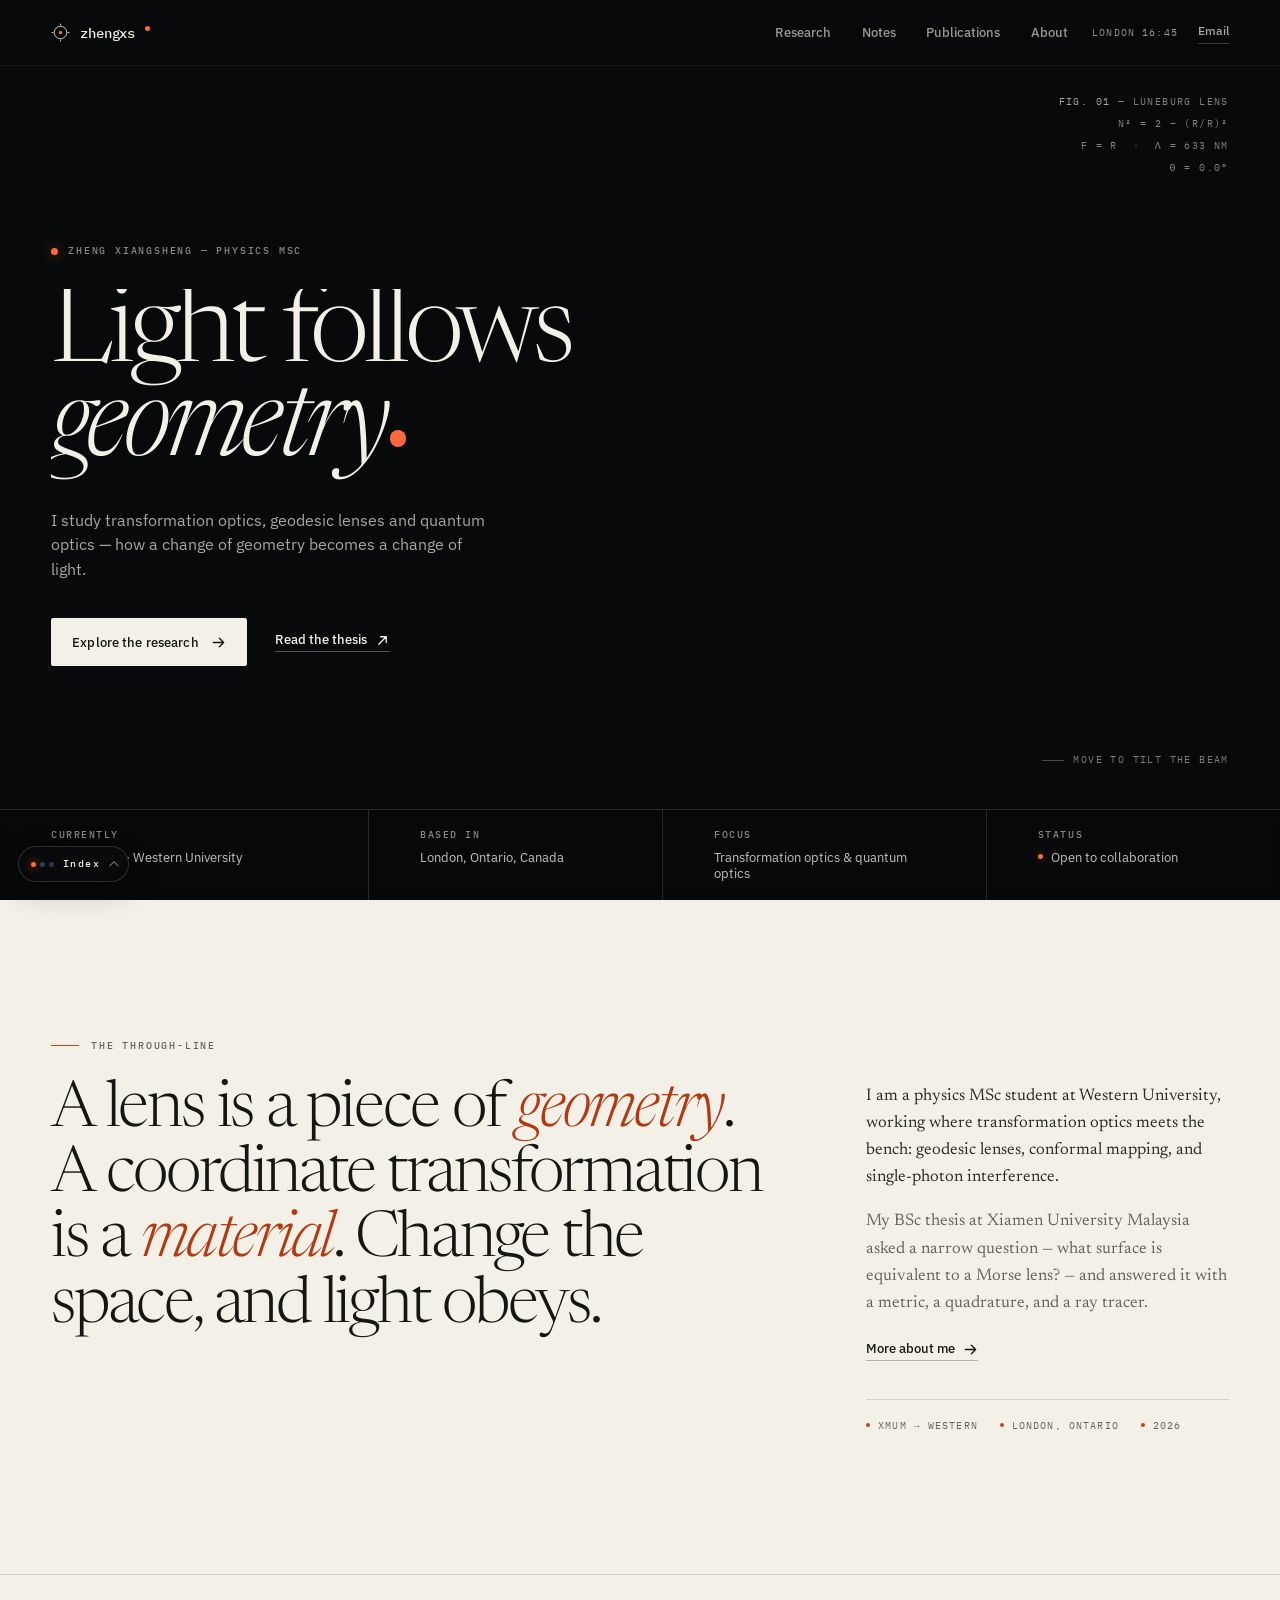
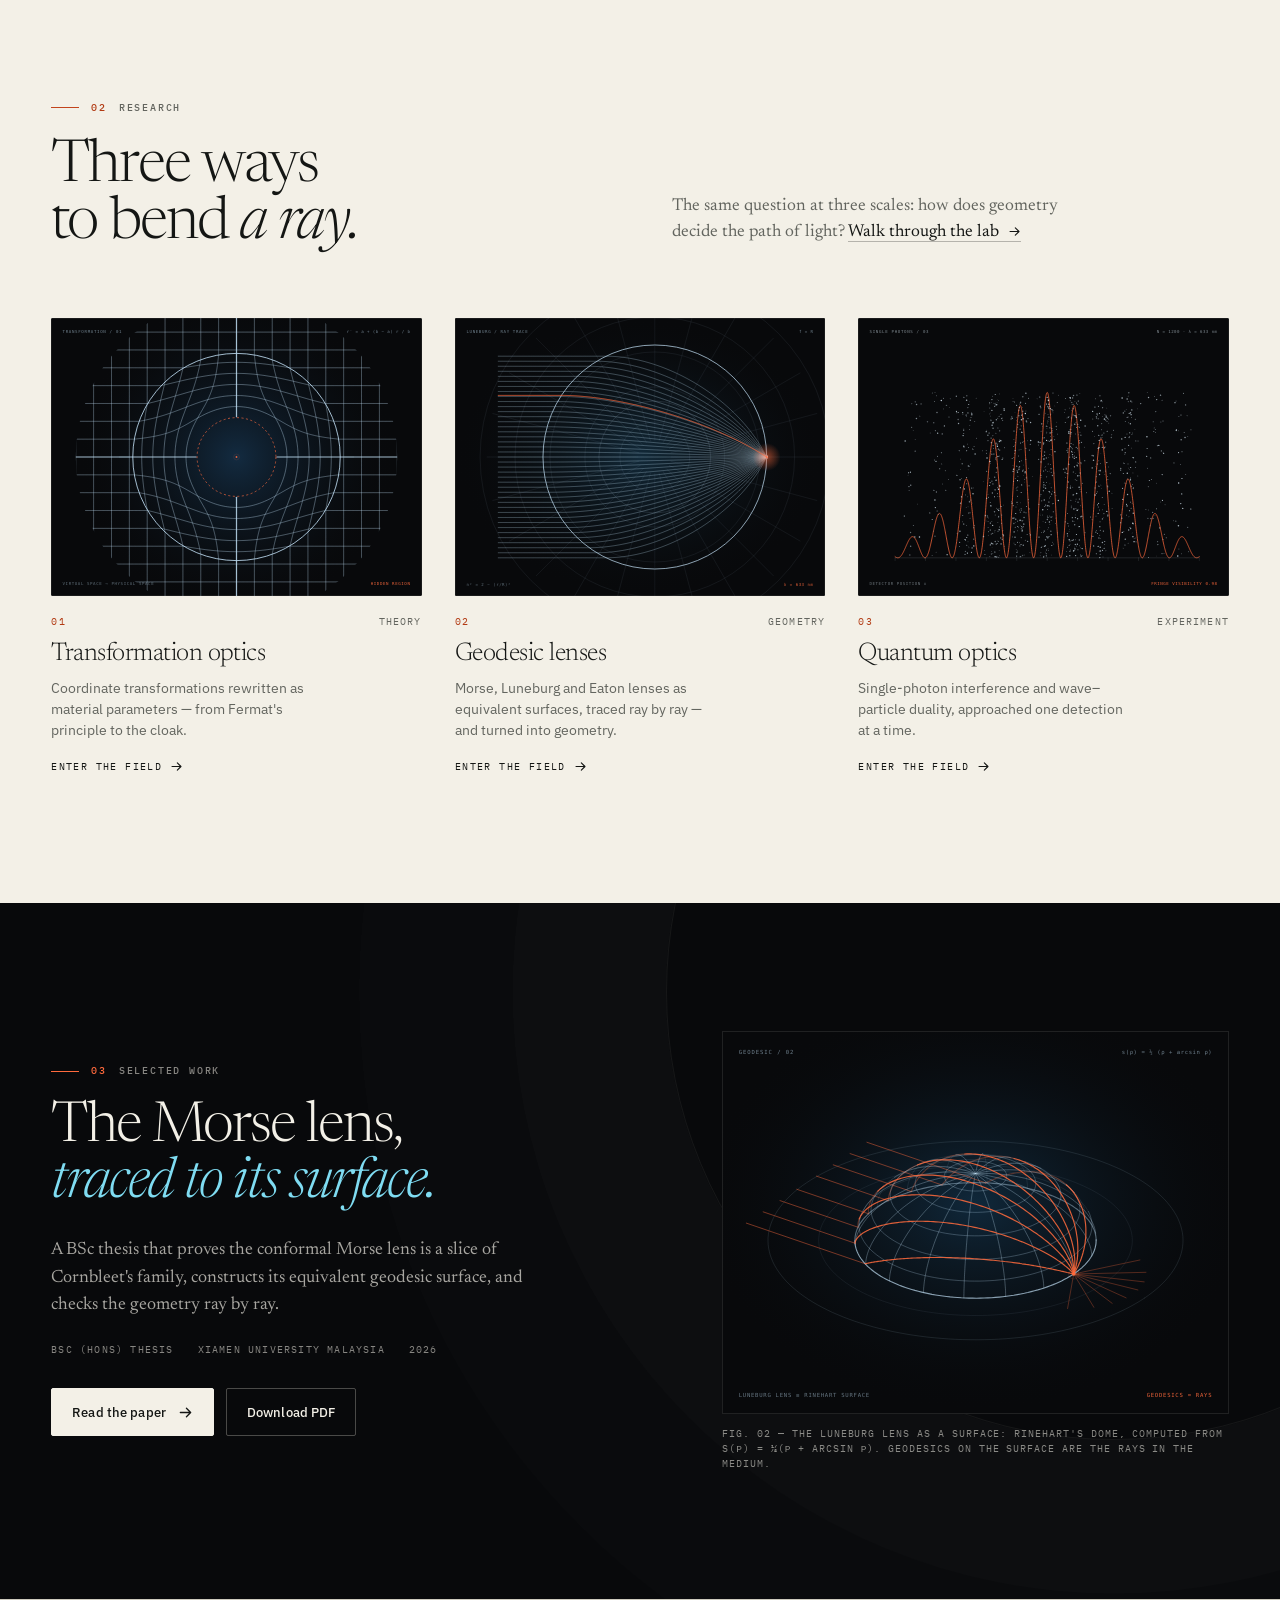
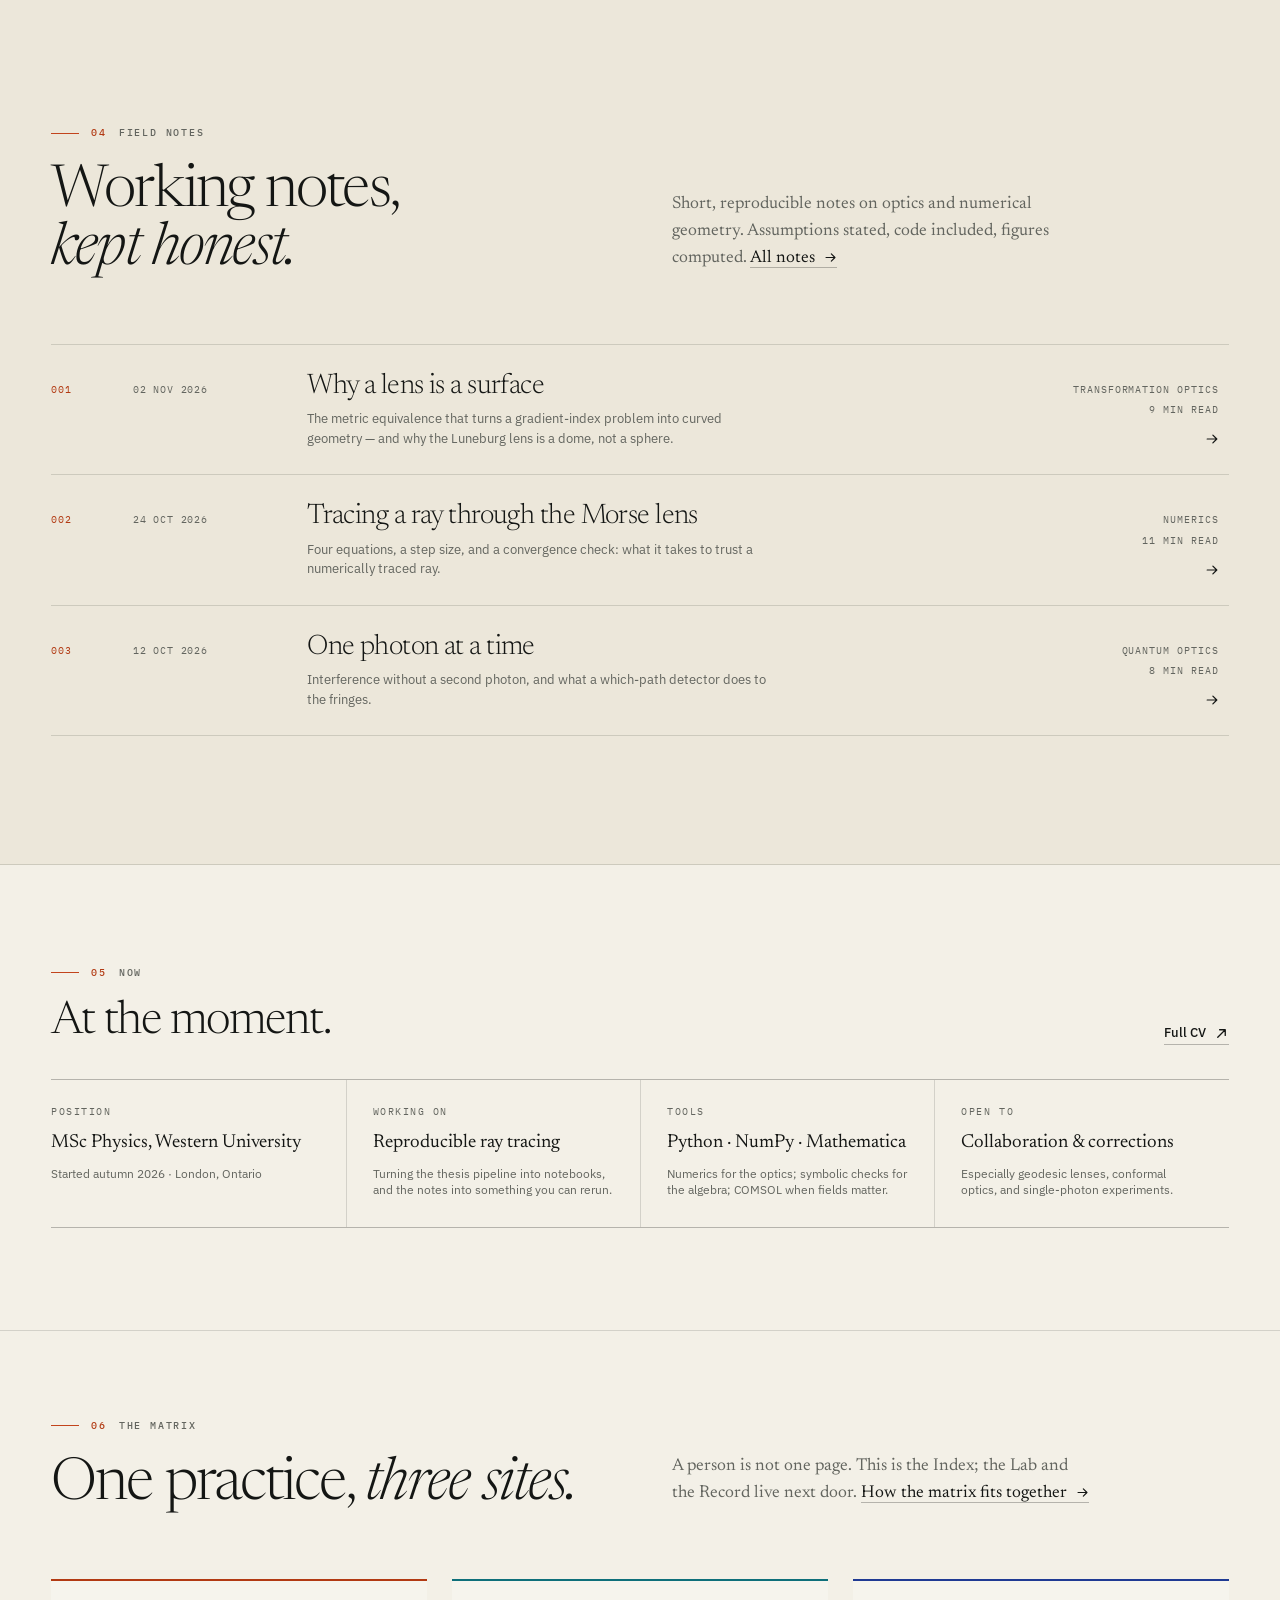
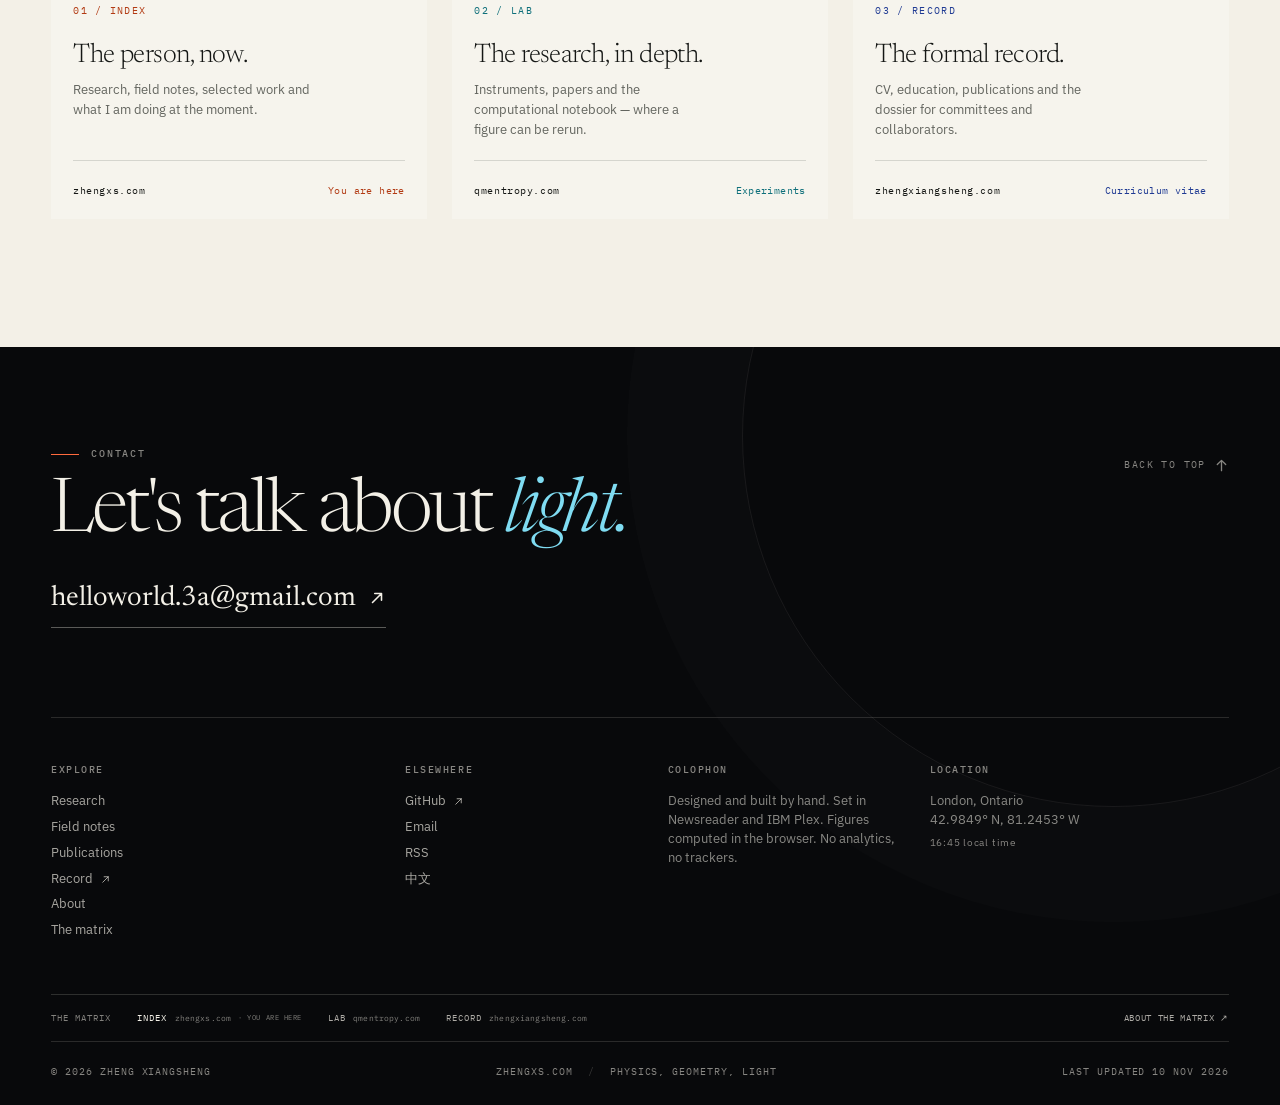
<file: index.html>
<!doctype html>
<html lang="en">
<head>
<meta charset="utf-8">
<meta name="viewport" content="width=device-width, initial-scale=1">
<title>Zheng Xiangsheng — Light follows geometry</title>
<meta name="description" content="Physics MSc at Western University working on transformation optics, geodesic lenses and quantum optics. Research, papers and field notes.">
<meta name="author" content="Zheng Xiangsheng">
<link rel="canonical" href="https://zhengxs.com/">
<meta name="theme-color" content="#08090B">
<meta name="color-scheme" content="light">
<meta name="matrix-site" content="index">
<meta name="robots" content="index, follow">

<meta property="og:type" content="website">
<meta property="og:site_name" content="Zheng Xiangsheng">
<meta property="og:title" content="Zheng Xiangsheng — Light follows geometry">
<meta property="og:description" content="Physics MSc at Western University working on transformation optics, geodesic lenses and quantum optics. Research, papers and field notes.">
<meta property="og:url" content="https://zhengxs.com/">
<meta property="og:image" content="https://zhengxs.com/assets/images/og.png">
<meta property="og:image:width" content="1200">
<meta property="og:image:height" content="630">
<meta property="og:locale" content="en_CA">

<meta name="twitter:card" content="summary_large_image">
<meta name="twitter:title" content="Zheng Xiangsheng — Light follows geometry">
<meta name="twitter:description" content="Physics MSc at Western University working on transformation optics, geodesic lenses and quantum optics. Research, papers and field notes.">
<meta name="twitter:image" content="https://zhengxs.com/assets/images/og.png">

<link rel="icon" type="image/svg+xml" href="/assets/images/favicon.svg">
<link rel="icon" type="image/png" sizes="32x32" href="/assets/images/favicon-32.png">
<link rel="apple-touch-icon" href="/assets/images/apple-touch-icon.png">
<link rel="manifest" href="/site.webmanifest">
<link rel="alternate" type="application/rss+xml" title="Field notes — Zheng Xiangsheng" href="/feed.xml">
<link rel="me" href="https://github.com/hello-zxs">

<link rel="preload" href="/assets/fonts/newsreader-var.woff2" as="font" type="font/woff2" crossorigin>
<link rel="preload" href="/assets/fonts/plex-sans-var.woff2" as="font" type="font/woff2" crossorigin>
<link rel="preload" href="/assets/fonts/plex-mono-400.woff2" as="font" type="font/woff2" crossorigin>
<link rel="stylesheet" href="/assets/css/site.css">
<link rel="stylesheet" href="/assets/matrix/matrix.css">

<script>
  document.documentElement.classList.add('js');
  window.addEventListener('error', function () {
    document.documentElement.classList.remove('js');
  });
</script>
<script type="application/ld+json">
{
  "@context": "https://schema.org",
  "@type": "Person",
  "@id": "https://zhengxiangsheng.com/#person",
  "name": "Zheng Xiangsheng",
  "alternateName": "郑翔升",
  "url": "https://zhengxs.com/",
  "jobTitle": "Physics MSc student",
  "affiliation": {
    "@type": "Organization",
    "name": "Western University"
  },
  "alumniOf": {
    "@type": "CollegeOrUniversity",
    "name": "Xiamen University Malaysia"
  },
  "knowsAbout": [
    "Transformation optics",
    "Geodesic lenses",
    "Gradient-index optics",
    "Quantum optics"
  ],
  "email": "mailto:helloworld.3a@gmail.com",
  "sameAs": [
    "https://github.com/hello-zxs",
    "https://qmentropy.com/",
    "https://zhengxiangsheng.com/"
  ]
}
</script>
</head>

<body class="page-home">
<a class="skip" href="#main">Skip to content</a>
<header class="nav" data-nav>
  <div class="nav__inner">
    <a class="brand" href="/" aria-label="zhengxs — home">
      <svg class="brand__mark" viewBox="0 0 20 20" fill="none" aria-hidden="true">
        <circle cx="10" cy="10" r="6.6" stroke="currentColor" stroke-width="1"/>
        <circle cx="10" cy="10" r="1.8" fill="#FF6A3D"/>
        <path d="M10 .6v2.2M10 17.2v2.2M.6 10h2.2M17.2 10h2.2" stroke="currentColor" stroke-width="1"/>
      </svg>
      <span>zhengxs</span><span class="brand__dot" aria-hidden="true"></span>
    </a>
    <nav class="nav__links" aria-label="Primary">
      <a href="/research/">Research</a><a href="/notes/">Notes</a><a href="/publications/">Publications</a><a href="/about/">About</a>
    </nav>
    <div class="nav__meta">
      <span class="nav__clock" data-clock>LONDON <b>--:--</b></span>
      <a class="nav__mail" href="mailto:helloworld.3a@gmail.com">Email</a>
      <button class="nav__menu" type="button" data-menu-open aria-expanded="false" aria-controls="site-menu">
        <span class="nav__menu-lines" aria-hidden="true"><i></i><i></i></span>
        <span class="open-label">Menu</span><span class="close-label">Close</span>
      </button>
    </div>
  </div>
</header>
<div class="menu" id="site-menu" aria-hidden="true">
  <nav class="menu__nav" aria-label="Menu">
    <a href="/"><span>Home</span><em aria-hidden="true">01</em></a><a href="/research/"><span>Research</span><em aria-hidden="true">02</em></a><a href="/notes/"><span>Notes</span><em aria-hidden="true">03</em></a><a href="/publications/"><span>Publications</span><em aria-hidden="true">04</em></a><a href="/about/"><span>About</span><em aria-hidden="true">05</em></a><a href="/matrix/"><span>The matrix</span><em aria-hidden="true">06</em></a><a href="/zh/"><span>中文</span><em aria-hidden="true">07</em></a>
  </nav>
  <div class="menu__foot">
    <div>Physics MSc · Western University<br>London, Ontario, Canada</div>
    <div><a href="mailto:helloworld.3a@gmail.com">helloworld.3a@gmail.com</a><br><a href="https://github.com/hello-zxs">github.com/hello-zxs</a></div>
  </div>
</div>

<main id="main">
<section class="hero" data-hero>
  <canvas class="hero__canvas" data-lens aria-hidden="true"></canvas>
  <div class="hero__veil"></div>
  <p class="sr-only">Figure: parallel rays of light enter a Luneburg lens and converge at a single point on the opposite rim of the lens.</p>

  <div class="hero__instrument" aria-hidden="true">
    <span><b>Fig. 01</b> &mdash; Luneburg lens</span>
    <span>n&sup2; = 2 &minus; (r/R)&sup2;</span>
    <span>f = R &nbsp;&middot;&nbsp; &lambda; = 633 nm</span>
    <span data-lens-readout>&theta; = 0.0&deg;</span>
  </div>

  <div class="hero__inner">
    <div class="hero__copy">
      <p class="eyebrow anim" style="--d:.08s">Zheng Xiangsheng &mdash; Physics MSc</p>
      <h1 class="display anim" style="--d:.16s">Light follows<br><em>geometry</em><span class="display__dot" aria-hidden="true"></span></h1>
      <p class="lead anim" style="--d:.28s">I study transformation optics, geodesic lenses and quantum optics &mdash; how a change of geometry becomes a change of light.</p>
      <div class="hero__actions anim" style="--d:.38s">
        <a class="btn btn--light" href="/research/">Explore the research <svg class="arr" viewBox="0 0 16 16" aria-hidden="true"><path d="M2.5 8h10.5M9 3.5 13.5 8 9 12.5"/></svg></a>
        <a class="link link--light" href="/papers/morse-lens/">Read the thesis <svg class="arr" viewBox="0 0 16 16" aria-hidden="true"><path d="M4 12 12 4M6 4h6v6"/></svg></a>
      </div>
    </div>
  </div>

  <div class="hero__hint" aria-hidden="true"><i></i>Move to tilt the beam</div>

  <div class="hero__foot">
    <div class="hero__datum">
      <span>Currently</span>
      <strong>MSc Physics &middot; Western University</strong>
    </div>
    <div class="hero__datum">
      <span>Based in</span>
      <strong>London, Ontario, Canada</strong>
    </div>
    <div class="hero__datum">
      <span>Focus</span>
      <strong>Transformation optics &amp; quantum optics</strong>
    </div>
    <div class="hero__datum">
      <span>Status</span>
      <strong><i class="dot"></i>Open to collaboration</strong>
    </div>
  </div>
</section>

<section class="statement">
  <div class="wrap">
    <div class="statement__grid">
      <div>
        <p class="kicker reveal">The through-line</p>
        <p class="statement__text reveal" style="--d:.08s">A lens is a piece of <em>geometry</em>. A coordinate transformation is a <em>material</em>. Change the space, and light obeys.</p>
      </div>
      <div class="statement__side reveal" style="--d:.16s">
        <p>I am a physics MSc student at Western University, working where transformation optics meets the bench: geodesic lenses, conformal mapping, and single-photon interference.</p>
        <p>My BSc thesis at Xiamen University Malaysia asked a narrow question &mdash; what surface is equivalent to a Morse lens? &mdash; and answered it with a metric, a quadrature, and a ray tracer.</p>
        <a class="link link--dark" href="/about/">More about me <svg class="arr" viewBox="0 0 16 16" aria-hidden="true"><path d="M2.5 8h10.5M9 3.5 13.5 8 9 12.5"/></svg></a>
        <div class="statement__meta">
          <span><i></i>XMUM &rarr; Western</span>
          <span><i></i>London, Ontario</span>
          <span><i></i>2026</span>
        </div>
      </div>
    </div>
  </div>
</section>

<section class="section" id="research">
  <div class="wrap">
    <div class="section-head reveal">
      <div>
        <p class="kicker"><span class="kicker__no">02</span> Research</p>
        <h2 class="h2">Three ways to bend <em>a ray.</em></h2>
      </div>
      <p class="section-head__aside">The same question at three scales: how does geometry decide the path of light? <a class="text-link" href="/research/">Walk through the lab <svg class="arr" viewBox="0 0 16 16" aria-hidden="true"><path d="M2.5 8h10.5M9 3.5 13.5 8 9 12.5"/></svg></a></p>
    </div>

    <div class="threads">
      <a class="thread reveal" href="/research/#transformation-optics">
        <div class="thread__fig">
          <img src="/assets/figures/fig-cloak-dark.svg" alt="A square grid compressed around a hidden circular region, visualising a transformation-optics cloak." width="900" height="680">
        </div>
        <div class="thread__body">
          <div class="thread__top"><span class="thread__no">01</span><span class="thread__tag">Theory</span></div>
          <h3>Transformation optics</h3>
          <p>Coordinate transformations rewritten as material parameters &mdash; from Fermat's principle to the cloak.</p>
          <span class="thread__more">Enter the field <svg class="arr" viewBox="0 0 16 16" aria-hidden="true"><path d="M2.5 8h10.5M9 3.5 13.5 8 9 12.5"/></svg></span>
        </div>
      </a>

      <a class="thread reveal" href="/research/#geodesic-lenses" style="--d:.08s">
        <div class="thread__fig">
          <img src="/assets/figures/fig-lens-dark.svg" alt="Parallel rays traced through a Luneburg lens, converging at a point on its rim." width="900" height="680">
        </div>
        <div class="thread__body">
          <div class="thread__top"><span class="thread__no">02</span><span class="thread__tag">Geometry</span></div>
          <h3>Geodesic lenses</h3>
          <p>Morse, Luneburg and Eaton lenses as equivalent surfaces, traced ray by ray &mdash; and turned into geometry.</p>
          <span class="thread__more">Enter the field <svg class="arr" viewBox="0 0 16 16" aria-hidden="true"><path d="M2.5 8h10.5M9 3.5 13.5 8 9 12.5"/></svg></span>
        </div>
      </a>

      <a class="thread reveal" href="/research/#quantum-optics" style="--d:.16s">
        <div class="thread__fig">
          <img src="/assets/figures/fig-fringes-dark.svg" alt="Single-photon detections accumulating into a double-slit interference pattern." width="900" height="680">
        </div>
        <div class="thread__body">
          <div class="thread__top"><span class="thread__no">03</span><span class="thread__tag">Experiment</span></div>
          <h3>Quantum optics</h3>
          <p>Single-photon interference and wave&ndash;particle duality, approached one detection at a time.</p>
          <span class="thread__more">Enter the field <svg class="arr" viewBox="0 0 16 16" aria-hidden="true"><path d="M2.5 8h10.5M9 3.5 13.5 8 9 12.5"/></svg></span>
        </div>
      </a>
    </div>
  </div>
</section>

<section class="thesis-band">
  <div class="wrap">
    <div class="thesis-band__grid">
      <div class="reveal">
        <p class="kicker kicker--light"><span class="kicker__no">03</span> Selected work</p>
        <h2>The Morse lens, <em>traced to its surface.</em></h2>
        <p class="thesis-band__dek">A BSc thesis that proves the conformal Morse lens is a slice of Cornbleet's family, constructs its equivalent geodesic surface, and checks the geometry ray by ray.</p>
        <div class="thesis-band__meta">
          <span>BSc (Hons) Thesis</span>
          <span>Xiamen University Malaysia</span>
          <span>2026</span>
        </div>
        <div class="thesis-band__actions">
          <a class="btn btn--light" href="/papers/morse-lens/">Read the paper <svg class="arr" viewBox="0 0 16 16" aria-hidden="true"><path d="M2.5 8h10.5M9 3.5 13.5 8 9 12.5"/></svg></a>
          <a class="btn btn--ghost" href="/assets/pdf/morse-lens.pdf">Download PDF</a>
        </div>
      </div>
      <figure class="thesis-band__fig reveal" style="--d:.12s">
        <img src="/assets/figures/fig-surface-dark.svg" alt="A wireframe dome standing on a plane: the equivalent geodesic surface of the Luneburg lens. Parallel rays climb it as geodesics and converge at one point on its rim." width="900" height="680">
        <figcaption>Fig. 02 &mdash; The Luneburg lens as a surface: Rinehart's dome, computed from s(&rho;) = &frac12;(&rho; + arcsin &rho;). Geodesics on the surface are the rays in the medium.</figcaption>
      </figure>
    </div>
  </div>
</section>

<section class="section notes-section">
  <div class="wrap">
    <div class="section-head reveal">
      <div>
        <p class="kicker"><span class="kicker__no">04</span> Field notes</p>
        <h2 class="h2">Working notes, <em>kept honest.</em></h2>
      </div>
      <p class="section-head__aside">Short, reproducible notes on optics and numerical geometry. Assumptions stated, code included, figures computed. <a class="text-link" href="/notes/">All notes <svg class="arr" viewBox="0 0 16 16" aria-hidden="true"><path d="M2.5 8h10.5M9 3.5 13.5 8 9 12.5"/></svg></a></p>
    </div>

    <div class="notes-list">
      <a class="note-row reveal" href="/notes/why-a-lens-is-a-surface/">
        <span class="note-row__index">001</span>
        <span class="note-row__date">02 Nov 2026</span>
        <div class="note-row__main">
          <h3>Why a lens is a surface</h3>
          <p>The metric equivalence that turns a gradient-index problem into curved geometry &mdash; and why the Luneburg lens is a dome, not a sphere.</p>
        </div>
        <span class="note-row__meta"><span>Transformation optics</span><span>9 min read</span><svg class="arr" viewBox="0 0 16 16" aria-hidden="true"><path d="M2.5 8h10.5M9 3.5 13.5 8 9 12.5"/></svg></span>
      </a>
      <a class="note-row reveal" href="/notes/tracing-the-morse-lens/" style="--d:.06s">
        <span class="note-row__index">002</span>
        <span class="note-row__date">24 Oct 2026</span>
        <div class="note-row__main">
          <h3>Tracing a ray through the Morse lens</h3>
          <p>Four equations, a step size, and a convergence check: what it takes to trust a numerically traced ray.</p>
        </div>
        <span class="note-row__meta"><span>Numerics</span><span>11 min read</span><svg class="arr" viewBox="0 0 16 16" aria-hidden="true"><path d="M2.5 8h10.5M9 3.5 13.5 8 9 12.5"/></svg></span>
      </a>
      <a class="note-row reveal" href="/notes/one-photon-at-a-time/" style="--d:.12s">
        <span class="note-row__index">003</span>
        <span class="note-row__date">12 Oct 2026</span>
        <div class="note-row__main">
          <h3>One photon at a time</h3>
          <p>Interference without a second photon, and what a which-path detector does to the fringes.</p>
        </div>
        <span class="note-row__meta"><span>Quantum optics</span><span>8 min read</span><svg class="arr" viewBox="0 0 16 16" aria-hidden="true"><path d="M2.5 8h10.5M9 3.5 13.5 8 9 12.5"/></svg></span>
      </a>
    </div>
  </div>
</section>

<section class="now">
  <div class="wrap">
    <div class="now__head reveal">
      <div>
        <p class="kicker"><span class="kicker__no">05</span> Now</p>
        <h2 class="h2">At the moment.</h2>
      </div>
      <a class="link link--dark" href="https://zhengxiangsheng.com/#record">Full CV <svg class="arr" viewBox="0 0 16 16" aria-hidden="true"><path d="M4 12 12 4M6 4h6v6"/></svg></a>
    </div>
    <div class="now__grid reveal">
      <div class="now__cell">
        <span>Position</span>
        <strong>MSc Physics, Western University</strong>
        <small>Started autumn 2026 &middot; London, Ontario</small>
      </div>
      <div class="now__cell">
        <span>Working on</span>
        <strong>Reproducible ray tracing</strong>
        <small>Turning the thesis pipeline into notebooks, and the notes into something you can rerun.</small>
      </div>
      <div class="now__cell">
        <span>Tools</span>
        <strong>Python &middot; NumPy &middot; Mathematica</strong>
        <small>Numerics for the optics; symbolic checks for the algebra; COMSOL when fields matter.</small>
      </div>
      <div class="now__cell">
        <span>Open to</span>
        <strong>Collaboration &amp; corrections</strong>
        <small>Especially geodesic lenses, conformal optics, and single-photon experiments.</small>
      </div>
    </div>
  </div>
</section>

<section class="section matrix-home">
  <div class="wrap">
    <div class="section-head reveal">
      <div>
        <p class="kicker"><span class="kicker__no">06</span> The matrix</p>
        <h2 class="h2">One practice, <em>three sites.</em></h2>
      </div>
      <p class="section-head__aside">A person is not one page. This is the Index; the Lab and the Record live next door. <a class="text-link" href="/matrix/">How the matrix fits together <svg class="arr" viewBox="0 0 16 16" aria-hidden="true"><path d="M2.5 8h10.5M9 3.5 13.5 8 9 12.5"/></svg></a></p>
    </div>
    <div class="matrix-home__grid">
      <a class="matrix-home__card reveal" data-site="index" href="https://zhengxs.com/">
        <span class="matrix-home__no">01 / Index</span>
        <h3>The person, now.</h3>
        <p>Research, field notes, selected work and what I am doing at the moment.</p>
        <span class="matrix-home__meta">zhengxs.com <em>You are here</em></span>
      </a>
      <a class="matrix-home__card reveal" data-site="lab" href="https://qmentropy.com/" style="--d:.08s">
        <span class="matrix-home__no">02 / Lab</span>
        <h3>The research, in depth.</h3>
        <p>Instruments, papers and the computational notebook — where a figure can be rerun.</p>
        <span class="matrix-home__meta">qmentropy.com <em>Experiments</em></span>
      </a>
      <a class="matrix-home__card reveal" data-site="record" href="https://zhengxiangsheng.com/" style="--d:.16s">
        <span class="matrix-home__no">03 / Record</span>
        <h3>The formal record.</h3>
        <p>CV, education, publications and the dossier for committees and collaborators.</p>
        <span class="matrix-home__meta">zhengxiangsheng.com <em>Curriculum vitae</em></span>
      </a>
    </div>
  </div>
</section>

</main>

<footer class="footer">
  <div class="wrap">
    <div class="footer__cta">
      <div>
        <p class="kicker kicker--light">Contact</p>
        <h2>Let's talk about <em>light.</em></h2>
        <a class="footer__email" href="mailto:helloworld.3a@gmail.com">helloworld.3a@gmail.com <svg class="arr" viewBox="0 0 16 16" aria-hidden="true"><path d="M4 12 12 4M6 4h6v6"/></svg></a>
      </div>
      <a class="footer__toplink" href="#">Back to top <svg class="arr" viewBox="0 0 16 16" aria-hidden="true"><path d="M8 13.5V2.5M3.5 7 8 2.5 12.5 7"/></svg></a>
    </div>
    <div class="footer__grid">
      <div class="footer__col">
        <h3>Explore</h3>
        <a href="/research/">Research</a>
        <a href="/notes/">Field notes</a>
        <a href="/publications/">Publications</a>
        <a href="https://zhengxiangsheng.com/#record">Record <svg class="arr" viewBox="0 0 16 16" aria-hidden="true"><path d="M4 12 12 4M6 4h6v6"/></svg></a>
        <a href="/about/">About</a>
        <a href="/matrix/">The matrix</a>
      </div>
      <div class="footer__col">
        <h3>Elsewhere</h3>
        <a href="https://github.com/hello-zxs">GitHub <svg class="arr" viewBox="0 0 16 16" aria-hidden="true"><path d="M4 12 12 4M6 4h6v6"/></svg></a>
        <a href="mailto:helloworld.3a@gmail.com">Email</a>
        <a href="/feed.xml">RSS</a>
        <a href="/zh/" lang="zh-Hans">中文</a>
      </div>
      <div class="footer__col">
        <h3>Colophon</h3>
        <p>Designed and built by hand. Set in Newsreader and IBM Plex. Figures computed in the browser. No analytics, no trackers.</p>
      </div>
      <div class="footer__col">
        <h3>Location</h3>
        <p>London, Ontario<br>42.9849° N, 81.2453° W</p>
        <p class="mono"><span data-clock>--:--</span> local time</p>
      </div>
    </div>
    <nav class="mx-strip" aria-label="The matrix">
      <span class="mx-strip__label">The matrix</span>
      <a data-site="index" class="is-current" aria-current="page" href="https://zhengxs.com/">Index <em>zhengxs.com</em></a>
      <a data-site="lab" href="https://qmentropy.com/">Lab <em>qmentropy.com</em></a>
      <a data-site="record" href="https://zhengxiangsheng.com/">Record <em>zhengxiangsheng.com</em></a>
      <a class="mx-strip__about" href="/matrix/">About the matrix &nearr;</a>
    </nav>
    <div class="footer__bottom">
      <span>© 2026 Zheng Xiangsheng</span>
      <span>zhengxs.com <span class="dotsep">/</span> Physics, geometry, light</span>
      <span>Last updated 10 Nov 2026</span>
    </div>
  </div>
</footer>

<script defer src="/assets/js/site.js"></script>
<script defer src="/assets/matrix/matrix.js"></script>
<script defer src="/assets/js/labs.js"></script>
</body>
</html>
</file>
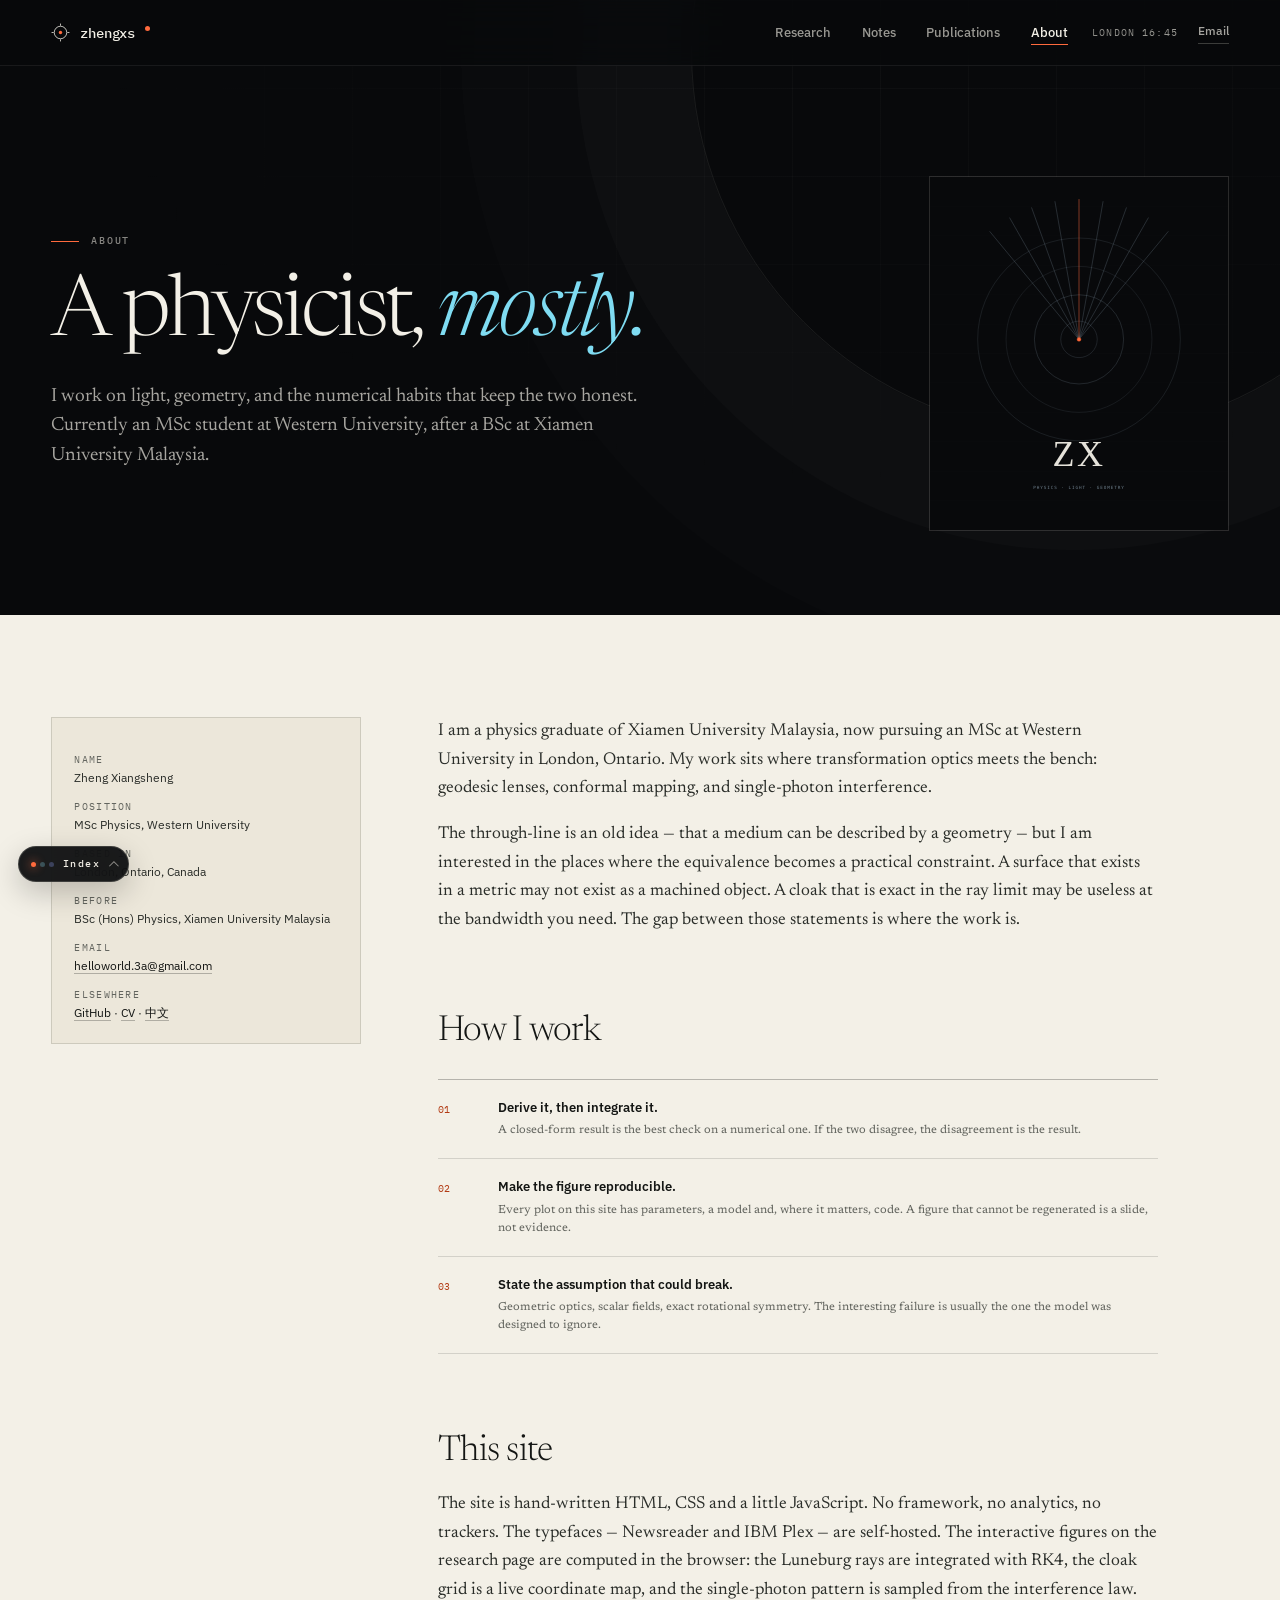
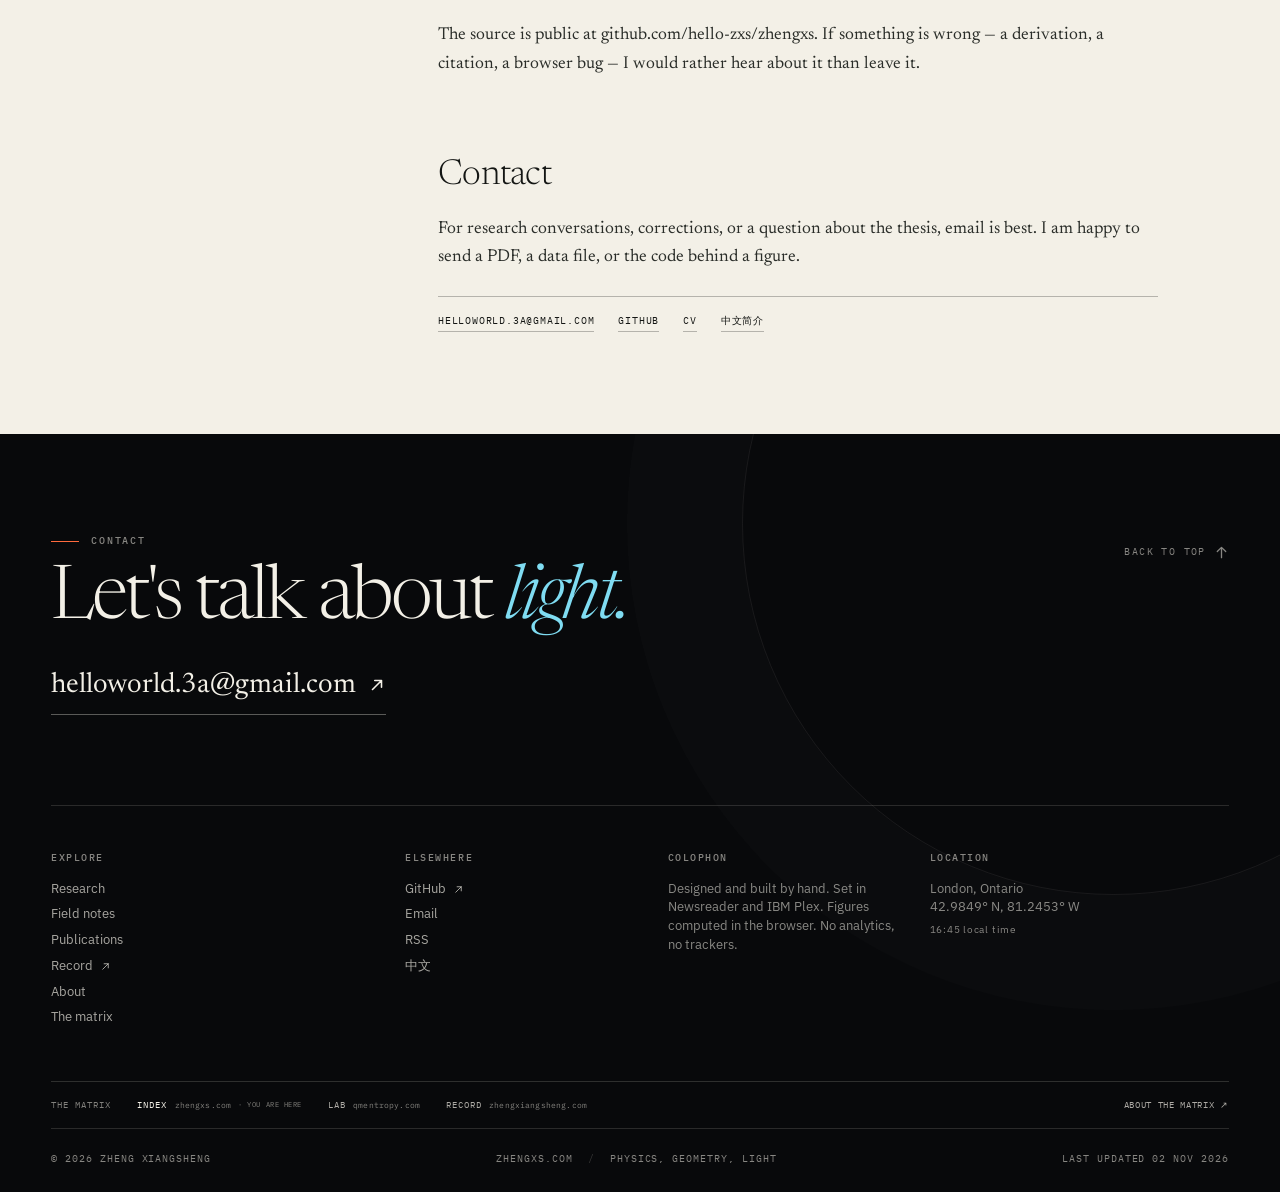
<file: about/index.html>
<!doctype html>
<html lang="en">
<head>
<meta charset="utf-8">
<meta name="viewport" content="width=device-width, initial-scale=1">
<title>About — Zheng Xiangsheng</title>
<meta name="description" content="About Zheng Xiangsheng: physics, geometry, code, and the principles behind this site.">
<meta name="author" content="Zheng Xiangsheng">
<link rel="canonical" href="https://zhengxs.com/about/">
<meta name="theme-color" content="#08090B">
<meta name="color-scheme" content="light">
<meta name="matrix-site" content="index">
<meta name="robots" content="index, follow">

<meta property="og:type" content="profile">
<meta property="og:site_name" content="Zheng Xiangsheng">
<meta property="og:title" content="About — Zheng Xiangsheng">
<meta property="og:description" content="About Zheng Xiangsheng: physics, geometry, code, and the principles behind this site.">
<meta property="og:url" content="https://zhengxs.com/about/">
<meta property="og:image" content="https://zhengxs.com/assets/images/og.png">
<meta property="og:image:width" content="1200">
<meta property="og:image:height" content="630">
<meta property="og:locale" content="en_CA">

<meta name="twitter:card" content="summary_large_image">
<meta name="twitter:title" content="About — Zheng Xiangsheng">
<meta name="twitter:description" content="About Zheng Xiangsheng: physics, geometry, code, and the principles behind this site.">
<meta name="twitter:image" content="https://zhengxs.com/assets/images/og.png">

<link rel="icon" type="image/svg+xml" href="/assets/images/favicon.svg">
<link rel="icon" type="image/png" sizes="32x32" href="/assets/images/favicon-32.png">
<link rel="apple-touch-icon" href="/assets/images/apple-touch-icon.png">
<link rel="manifest" href="/site.webmanifest">
<link rel="alternate" type="application/rss+xml" title="Field notes — Zheng Xiangsheng" href="/feed.xml">
<link rel="me" href="https://github.com/hello-zxs">

<link rel="preload" href="/assets/fonts/newsreader-var.woff2" as="font" type="font/woff2" crossorigin>
<link rel="preload" href="/assets/fonts/plex-sans-var.woff2" as="font" type="font/woff2" crossorigin>
<link rel="preload" href="/assets/fonts/plex-mono-400.woff2" as="font" type="font/woff2" crossorigin>
<link rel="stylesheet" href="/assets/css/site.css">
<link rel="stylesheet" href="/assets/matrix/matrix.css">

<script>
  document.documentElement.classList.add('js');
  window.addEventListener('error', function () {
    document.documentElement.classList.remove('js');
  });
</script>
<script type="application/ld+json">
{
  "@context": "https://schema.org",
  "@type": "Person",
  "@id": "https://zhengxiangsheng.com/#person",
  "name": "Zheng Xiangsheng",
  "alternateName": "郑翔升",
  "url": "https://zhengxs.com/",
  "jobTitle": "Physics MSc student",
  "affiliation": {
    "@type": "Organization",
    "name": "Western University"
  },
  "alumniOf": {
    "@type": "CollegeOrUniversity",
    "name": "Xiamen University Malaysia"
  },
  "knowsAbout": [
    "Transformation optics",
    "Geodesic lenses",
    "Gradient-index optics",
    "Quantum optics"
  ],
  "email": "mailto:helloworld.3a@gmail.com",
  "sameAs": [
    "https://github.com/hello-zxs",
    "https://qmentropy.com/",
    "https://zhengxiangsheng.com/"
  ]
}
</script>
</head>

<body class="page-inner">
<a class="skip" href="#main">Skip to content</a>
<header class="nav" data-nav>
  <div class="nav__inner">
    <a class="brand" href="/" aria-label="zhengxs — home">
      <svg class="brand__mark" viewBox="0 0 20 20" fill="none" aria-hidden="true">
        <circle cx="10" cy="10" r="6.6" stroke="currentColor" stroke-width="1"/>
        <circle cx="10" cy="10" r="1.8" fill="#FF6A3D"/>
        <path d="M10 .6v2.2M10 17.2v2.2M.6 10h2.2M17.2 10h2.2" stroke="currentColor" stroke-width="1"/>
      </svg>
      <span>zhengxs</span><span class="brand__dot" aria-hidden="true"></span>
    </a>
    <nav class="nav__links" aria-label="Primary">
      <a href="/research/">Research</a><a href="/notes/">Notes</a><a href="/publications/">Publications</a><a href="/about/" class="is-active" aria-current="page">About</a>
    </nav>
    <div class="nav__meta">
      <span class="nav__clock" data-clock>LONDON <b>--:--</b></span>
      <a class="nav__mail" href="mailto:helloworld.3a@gmail.com">Email</a>
      <button class="nav__menu" type="button" data-menu-open aria-expanded="false" aria-controls="site-menu">
        <span class="nav__menu-lines" aria-hidden="true"><i></i><i></i></span>
        <span class="open-label">Menu</span><span class="close-label">Close</span>
      </button>
    </div>
  </div>
</header>
<div class="menu" id="site-menu" aria-hidden="true">
  <nav class="menu__nav" aria-label="Menu">
    <a href="/"><span>Home</span><em aria-hidden="true">01</em></a><a href="/research/"><span>Research</span><em aria-hidden="true">02</em></a><a href="/notes/"><span>Notes</span><em aria-hidden="true">03</em></a><a href="/publications/"><span>Publications</span><em aria-hidden="true">04</em></a><a href="/about/" class="is-active"><span>About</span><em aria-hidden="true">05</em></a><a href="/matrix/"><span>The matrix</span><em aria-hidden="true">06</em></a><a href="/zh/"><span>中文</span><em aria-hidden="true">07</em></a>
  </nav>
  <div class="menu__foot">
    <div>Physics MSc · Western University<br>London, Ontario, Canada</div>
    <div><a href="mailto:helloworld.3a@gmail.com">helloworld.3a@gmail.com</a><br><a href="https://github.com/hello-zxs">github.com/hello-zxs</a></div>
  </div>
</div>

<main id="main">
<header class="masthead masthead--about">
  <div class="wrap">
    <div class="masthead__grid">
      <div>
        <p class="kicker kicker--light">About</p>
        <h1 class="masthead__title">A physicist, <em>mostly.</em></h1>
        <p class="masthead__dek">I work on light, geometry, and the numerical habits that keep the two honest. Currently an MSc student at Western University, after a BSc at Xiamen University Malaysia.</p>
      </div>
      <img class="masthead__mark" src="/assets/images/mark.svg" alt="A dark identity plate with the letters ZX and a ray diagram." width="760" height="900">
    </div>
  </div>
</header>

<section class="page-body">
  <div class="wrap">
    <div class="about-layout">
      <aside class="about-card reveal">
        <dl>
          <dt>Name</dt>
          <dd>Zheng Xiangsheng</dd>
          <dt>Position</dt>
          <dd>MSc Physics, Western University</dd>
          <dt>Based in</dt>
          <dd>London, Ontario, Canada</dd>
          <dt>Before</dt>
          <dd>BSc (Hons) Physics, Xiamen University Malaysia</dd>
          <dt>Email</dt>
          <dd><a class="text-link" href="mailto:helloworld.3a@gmail.com">helloworld.3a@gmail.com</a></dd>
          <dt>Elsewhere</dt>
          <dd><a class="text-link" href="https://github.com/hello-zxs">GitHub</a> · <a class="text-link" href="/cv/">CV</a> · <a class="text-link" href="/zh/" lang="zh-Hans">中文</a></dd>
        </dl>
      </aside>

      <div class="about-main">
        <div class="reveal">
          <p>I am a physics graduate of Xiamen University Malaysia, now pursuing an MSc at Western University in London, Ontario. My work sits where transformation optics meets the bench: geodesic lenses, conformal mapping, and single-photon interference.</p>
          <p>The through-line is an old idea — that a medium can be described by a geometry — but I am interested in the places where the equivalence becomes a practical constraint. A surface that exists in a metric may not exist as a machined object. A cloak that is exact in the ray limit may be useless at the bandwidth you need. The gap between those statements is where the work is.</p>
        </div>

        <h2>How I work</h2>
        <div class="about-principles reveal">
          <div class="about-principle">
            <span>01</span>
            <div>
              <h3>Derive it, then integrate it.</h3>
              <p>A closed-form result is the best check on a numerical one. If the two disagree, the disagreement is the result.</p>
            </div>
          </div>
          <div class="about-principle">
            <span>02</span>
            <div>
              <h3>Make the figure reproducible.</h3>
              <p>Every plot on this site has parameters, a model and, where it matters, code. A figure that cannot be regenerated is a slide, not evidence.</p>
            </div>
          </div>
          <div class="about-principle">
            <span>03</span>
            <div>
              <h3>State the assumption that could break.</h3>
              <p>Geometric optics, scalar fields, exact rotational symmetry. The interesting failure is usually the one the model was designed to ignore.</p>
            </div>
          </div>
        </div>

        <h2>This site</h2>
        <div class="reveal">
          <p>The site is hand-written HTML, CSS and a little JavaScript. No framework, no analytics, no trackers. The typefaces — Newsreader and IBM Plex — are self-hosted. The interactive figures on the <a href="/research/">research page</a> are computed in the browser: the Luneburg rays are integrated with RK4, the cloak grid is a live coordinate map, and the single-photon pattern is sampled from the interference law.</p>
          <p>The source is public at <a href="https://github.com/hello-zxs/zhengxs">github.com/hello-zxs/zhengxs</a>. If something is wrong — a derivation, a citation, a browser bug — I would rather hear about it than leave it.</p>
        </div>

        <h2>Contact</h2>
        <div class="reveal">
          <p>For research conversations, corrections, or a question about the thesis, email is best. I am happy to send a PDF, a data file, or the code behind a figure.</p>
          <div class="about-contact">
            <a href="mailto:helloworld.3a@gmail.com">helloworld.3a@gmail.com</a>
            <a href="https://github.com/hello-zxs">GitHub</a>
            <a href="/cv/">CV</a>
            <a href="/zh/" lang="zh-Hans">中文简介</a>
          </div>
        </div>
      </div>
    </div>
  </div>
</section>

</main>

<footer class="footer">
  <div class="wrap">
    <div class="footer__cta">
      <div>
        <p class="kicker kicker--light">Contact</p>
        <h2>Let's talk about <em>light.</em></h2>
        <a class="footer__email" href="mailto:helloworld.3a@gmail.com">helloworld.3a@gmail.com <svg class="arr" viewBox="0 0 16 16" aria-hidden="true"><path d="M4 12 12 4M6 4h6v6"/></svg></a>
      </div>
      <a class="footer__toplink" href="#">Back to top <svg class="arr" viewBox="0 0 16 16" aria-hidden="true"><path d="M8 13.5V2.5M3.5 7 8 2.5 12.5 7"/></svg></a>
    </div>
    <div class="footer__grid">
      <div class="footer__col">
        <h3>Explore</h3>
        <a href="/research/">Research</a>
        <a href="/notes/">Field notes</a>
        <a href="/publications/">Publications</a>
        <a href="https://zhengxiangsheng.com/#record">Record <svg class="arr" viewBox="0 0 16 16" aria-hidden="true"><path d="M4 12 12 4M6 4h6v6"/></svg></a>
        <a href="/about/">About</a>
        <a href="/matrix/">The matrix</a>
      </div>
      <div class="footer__col">
        <h3>Elsewhere</h3>
        <a href="https://github.com/hello-zxs">GitHub <svg class="arr" viewBox="0 0 16 16" aria-hidden="true"><path d="M4 12 12 4M6 4h6v6"/></svg></a>
        <a href="mailto:helloworld.3a@gmail.com">Email</a>
        <a href="/feed.xml">RSS</a>
        <a href="/zh/" lang="zh-Hans">中文</a>
      </div>
      <div class="footer__col">
        <h3>Colophon</h3>
        <p>Designed and built by hand. Set in Newsreader and IBM Plex. Figures computed in the browser. No analytics, no trackers.</p>
      </div>
      <div class="footer__col">
        <h3>Location</h3>
        <p>London, Ontario<br>42.9849° N, 81.2453° W</p>
        <p class="mono"><span data-clock>--:--</span> local time</p>
      </div>
    </div>
    <nav class="mx-strip" aria-label="The matrix">
      <span class="mx-strip__label">The matrix</span>
      <a data-site="index" class="is-current" aria-current="page" href="https://zhengxs.com/">Index <em>zhengxs.com</em></a>
      <a data-site="lab" href="https://qmentropy.com/">Lab <em>qmentropy.com</em></a>
      <a data-site="record" href="https://zhengxiangsheng.com/">Record <em>zhengxiangsheng.com</em></a>
      <a class="mx-strip__about" href="/matrix/">About the matrix &nearr;</a>
    </nav>
    <div class="footer__bottom">
      <span>© 2026 Zheng Xiangsheng</span>
      <span>zhengxs.com <span class="dotsep">/</span> Physics, geometry, light</span>
      <span>Last updated 02 Nov 2026</span>
    </div>
  </div>
</footer>

<script defer src="/assets/js/site.js"></script>
<script defer src="/assets/matrix/matrix.js"></script>

</body>
</html>
</file>
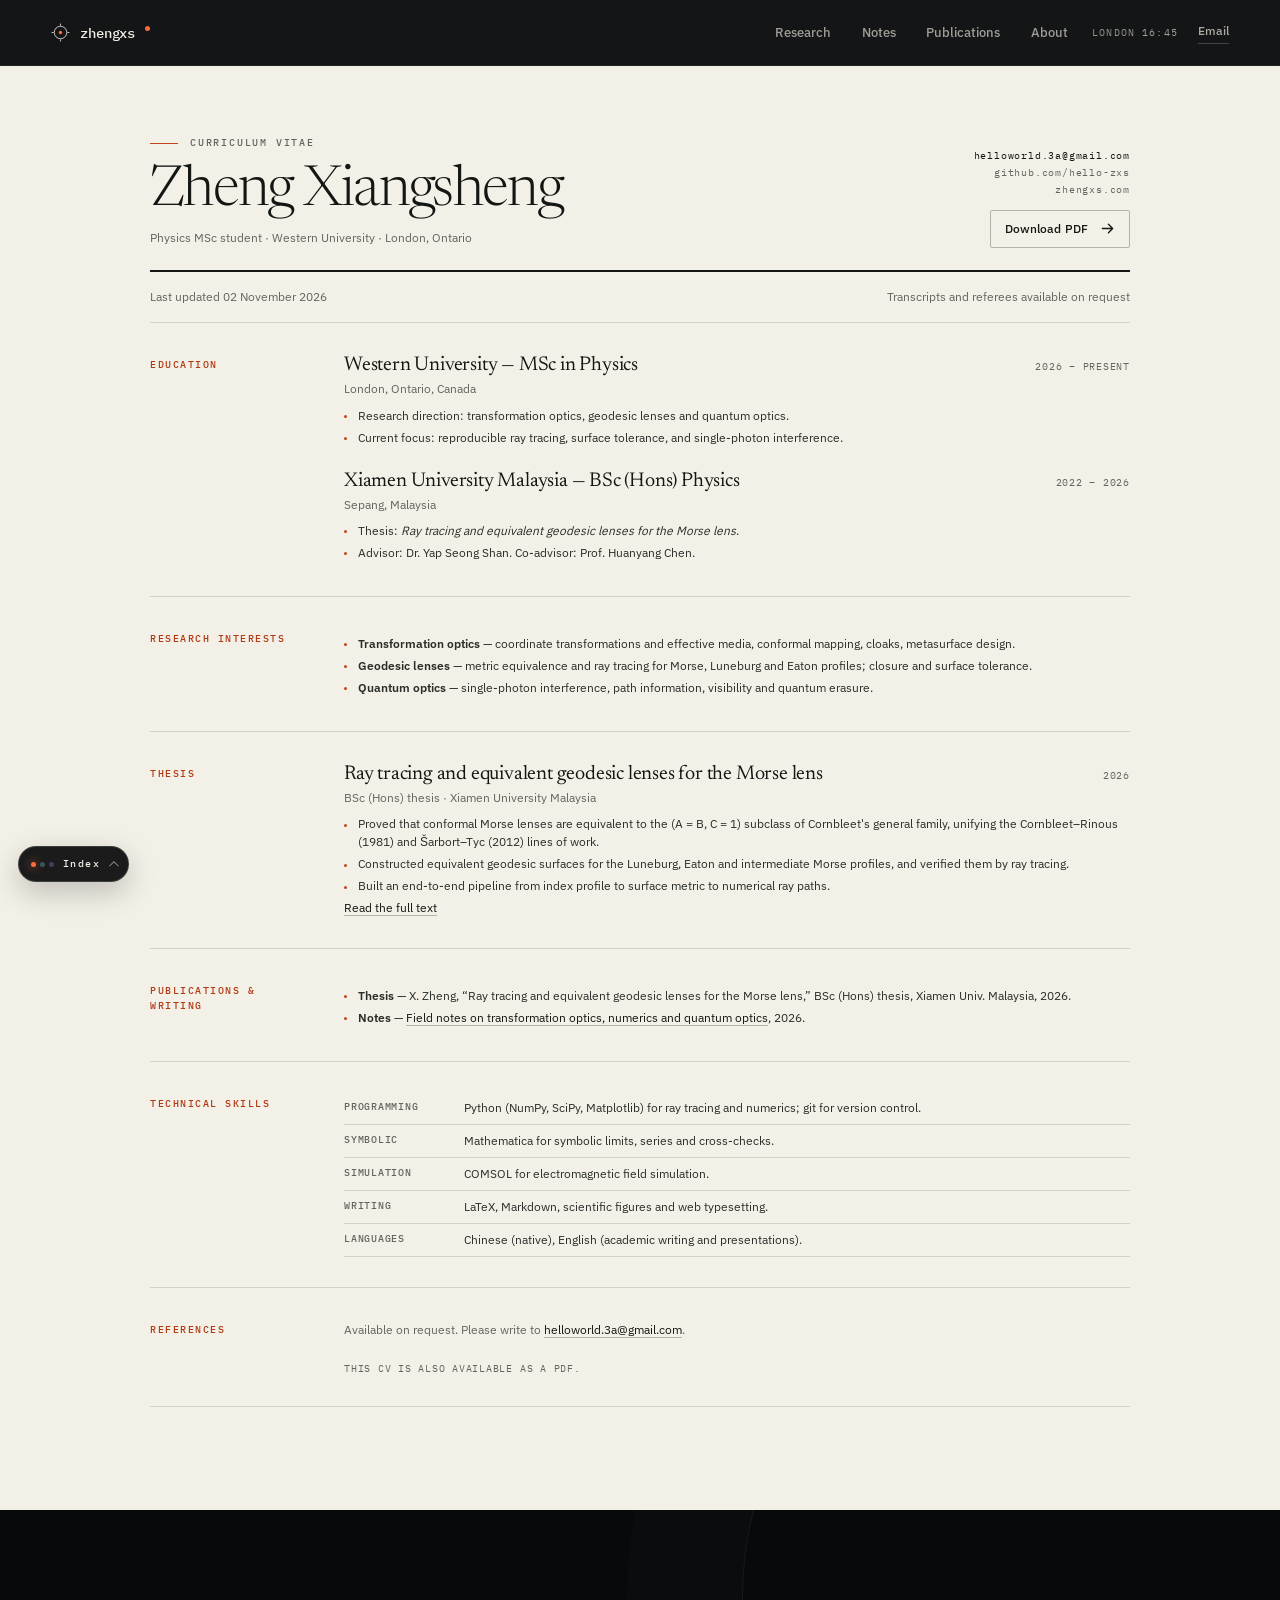
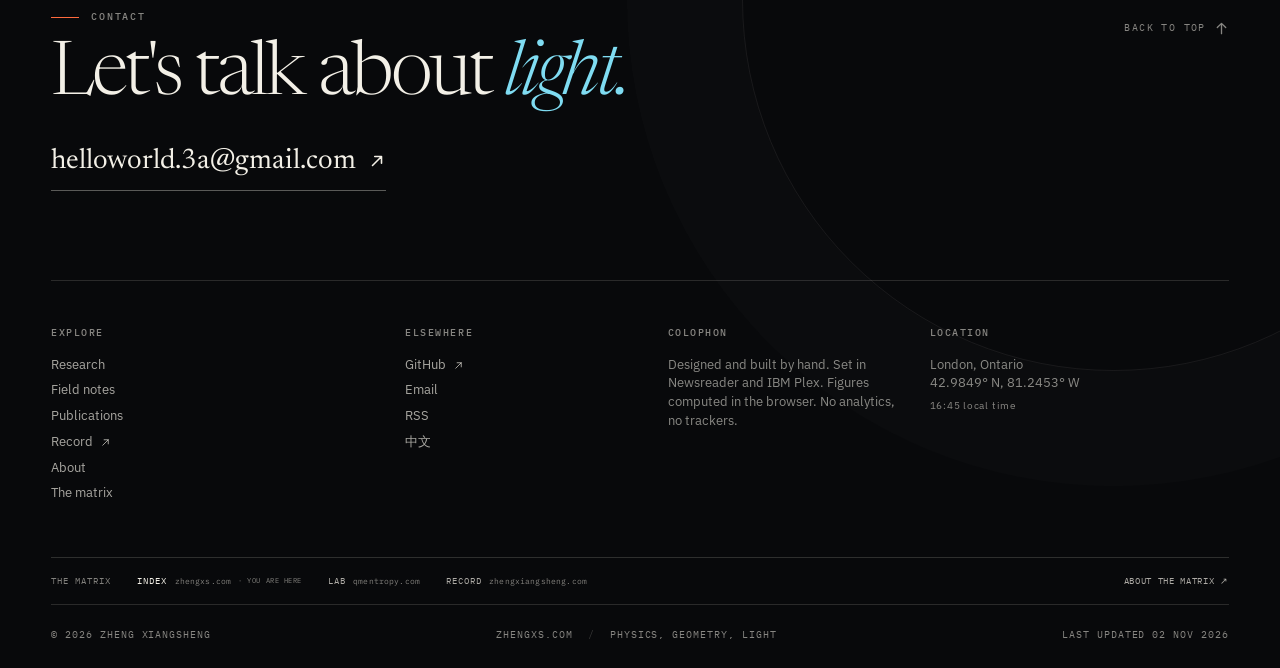
<file: cv/index.html>
<!doctype html>
<html lang="en">
<head>
<meta charset="utf-8">
<meta name="viewport" content="width=device-width, initial-scale=1">
<title>CV — Zheng Xiangsheng</title>
<meta name="description" content="Curriculum vitae: physics MSc at Western University, BSc at Xiamen University Malaysia, transformation optics and geodesic lenses.">
<meta name="author" content="Zheng Xiangsheng">
<link rel="canonical" href="https://zhengxs.com/cv/">
<meta name="theme-color" content="#08090B">
<meta name="color-scheme" content="light">
<meta name="matrix-site" content="index">
<meta name="robots" content="index, follow">

<meta property="og:type" content="profile">
<meta property="og:site_name" content="Zheng Xiangsheng">
<meta property="og:title" content="CV — Zheng Xiangsheng">
<meta property="og:description" content="Curriculum vitae: physics MSc at Western University, BSc at Xiamen University Malaysia, transformation optics and geodesic lenses.">
<meta property="og:url" content="https://zhengxs.com/cv/">
<meta property="og:image" content="https://zhengxs.com/assets/images/og.png">
<meta property="og:image:width" content="1200">
<meta property="og:image:height" content="630">
<meta property="og:locale" content="en_CA">

<meta name="twitter:card" content="summary_large_image">
<meta name="twitter:title" content="CV — Zheng Xiangsheng">
<meta name="twitter:description" content="Curriculum vitae: physics MSc at Western University, BSc at Xiamen University Malaysia, transformation optics and geodesic lenses.">
<meta name="twitter:image" content="https://zhengxs.com/assets/images/og.png">

<link rel="icon" type="image/svg+xml" href="/assets/images/favicon.svg">
<link rel="icon" type="image/png" sizes="32x32" href="/assets/images/favicon-32.png">
<link rel="apple-touch-icon" href="/assets/images/apple-touch-icon.png">
<link rel="manifest" href="/site.webmanifest">
<link rel="alternate" type="application/rss+xml" title="Field notes — Zheng Xiangsheng" href="/feed.xml">
<link rel="me" href="https://github.com/hello-zxs">

<link rel="preload" href="/assets/fonts/newsreader-var.woff2" as="font" type="font/woff2" crossorigin>
<link rel="preload" href="/assets/fonts/plex-sans-var.woff2" as="font" type="font/woff2" crossorigin>
<link rel="preload" href="/assets/fonts/plex-mono-400.woff2" as="font" type="font/woff2" crossorigin>
<link rel="stylesheet" href="/assets/css/site.css">
<link rel="stylesheet" href="/assets/matrix/matrix.css">

<script>
  document.documentElement.classList.add('js');
  window.addEventListener('error', function () {
    document.documentElement.classList.remove('js');
  });
</script>

</head>

<body class="page-paper">
<a class="skip" href="#main">Skip to content</a>
<header class="nav" data-nav>
  <div class="nav__inner">
    <a class="brand" href="/" aria-label="zhengxs — home">
      <svg class="brand__mark" viewBox="0 0 20 20" fill="none" aria-hidden="true">
        <circle cx="10" cy="10" r="6.6" stroke="currentColor" stroke-width="1"/>
        <circle cx="10" cy="10" r="1.8" fill="#FF6A3D"/>
        <path d="M10 .6v2.2M10 17.2v2.2M.6 10h2.2M17.2 10h2.2" stroke="currentColor" stroke-width="1"/>
      </svg>
      <span>zhengxs</span><span class="brand__dot" aria-hidden="true"></span>
    </a>
    <nav class="nav__links" aria-label="Primary">
      <a href="/research/">Research</a><a href="/notes/">Notes</a><a href="/publications/">Publications</a><a href="/about/">About</a>
    </nav>
    <div class="nav__meta">
      <span class="nav__clock" data-clock>LONDON <b>--:--</b></span>
      <a class="nav__mail" href="mailto:helloworld.3a@gmail.com">Email</a>
      <button class="nav__menu" type="button" data-menu-open aria-expanded="false" aria-controls="site-menu">
        <span class="nav__menu-lines" aria-hidden="true"><i></i><i></i></span>
        <span class="open-label">Menu</span><span class="close-label">Close</span>
      </button>
    </div>
  </div>
</header>
<div class="menu" id="site-menu" aria-hidden="true">
  <nav class="menu__nav" aria-label="Menu">
    <a href="/"><span>Home</span><em aria-hidden="true">01</em></a><a href="/research/"><span>Research</span><em aria-hidden="true">02</em></a><a href="/notes/"><span>Notes</span><em aria-hidden="true">03</em></a><a href="/publications/"><span>Publications</span><em aria-hidden="true">04</em></a><a href="/about/"><span>About</span><em aria-hidden="true">05</em></a><a href="/matrix/"><span>The matrix</span><em aria-hidden="true">06</em></a><a href="/zh/"><span>中文</span><em aria-hidden="true">07</em></a>
  </nav>
  <div class="menu__foot">
    <div>Physics MSc · Western University<br>London, Ontario, Canada</div>
    <div><a href="mailto:helloworld.3a@gmail.com">helloworld.3a@gmail.com</a><br><a href="https://github.com/hello-zxs">github.com/hello-zxs</a></div>
  </div>
</div>

<main id="main">
<section class="page-body page-body--top">
  <div class="wrap">
    <div class="cv-wrap">
      <header class="cv-header">
        <div>
          <p class="kicker" style="margin-bottom:18px">Curriculum vitae</p>
          <h1>Zheng Xiangsheng</h1>
          <p class="cv-entry__sub" style="margin-top:10px">Physics MSc student · Western University · London, Ontario</p>
        </div>
        <div class="cv-header__meta">
          <b>helloworld.3a@gmail.com</b><br>
          github.com/hello-zxs<br>
          zhengxs.com<br>
          <a class="btn btn--line btn--sm" style="margin-top:12px" href="/assets/pdf/cv.pdf">Download PDF <svg class="arr" viewBox="0 0 16 16" aria-hidden="true"><path d="M2.5 8h10.5M9 3.5 13.5 8 9 12.5"/></svg></a>
        </div>
      </header>

      <div class="cv-lead">
        <span>Last updated 02 November 2026</span>
        <span>Transcripts and referees available on request</span>
      </div>

      <section class="cv-section">
        <h2>Education</h2>
        <div>
          <div class="cv-entry">
            <div class="cv-entry__head">
              <h3>Western University — MSc in Physics</h3>
              <span class="cv-entry__date">2026 – present</span>
            </div>
            <p class="cv-entry__sub">London, Ontario, Canada</p>
            <ul>
              <li>Research direction: transformation optics, geodesic lenses and quantum optics.</li>
              <li>Current focus: reproducible ray tracing, surface tolerance, and single-photon interference.</li>
            </ul>
          </div>
          <div class="cv-entry">
            <div class="cv-entry__head">
              <h3>Xiamen University Malaysia — BSc (Hons) Physics</h3>
              <span class="cv-entry__date">2022 – 2026</span>
            </div>
            <p class="cv-entry__sub">Sepang, Malaysia</p>
            <ul>
              <li>Thesis: <em>Ray tracing and equivalent geodesic lenses for the Morse lens</em>.</li>
              <li>Advisor: Dr. Yap Seong Shan. Co-advisor: Prof. Huanyang Chen.</li>
            </ul>
          </div>
        </div>
      </section>

      <section class="cv-section">
        <h2>Research interests</h2>
        <div>
          <div class="cv-entry">
            <ul>
              <li><strong>Transformation optics</strong> — coordinate transformations and effective media, conformal mapping, cloaks, metasurface design.</li>
              <li><strong>Geodesic lenses</strong> — metric equivalence and ray tracing for Morse, Luneburg and Eaton profiles; closure and surface tolerance.</li>
              <li><strong>Quantum optics</strong> — single-photon interference, path information, visibility and quantum erasure.</li>
            </ul>
          </div>
        </div>
      </section>

      <section class="cv-section">
        <h2>Thesis</h2>
        <div>
          <div class="cv-entry">
            <div class="cv-entry__head">
              <h3>Ray tracing and equivalent geodesic lenses for the Morse lens</h3>
              <span class="cv-entry__date">2026</span>
            </div>
            <p class="cv-entry__sub">BSc (Hons) thesis · Xiamen University Malaysia</p>
            <ul>
              <li>Proved that conformal Morse lenses are equivalent to the (A = B, C = 1) subclass of Cornbleet's general family, unifying the Cornbleet–Rinous (1981) and Šarbort–Tyc (2012) lines of work.</li>
              <li>Constructed equivalent geodesic surfaces for the Luneburg, Eaton and intermediate Morse profiles, and verified them by ray tracing.</li>
              <li>Built an end-to-end pipeline from index profile to surface metric to numerical ray paths.</li>
            </ul>
            <p class="cv-entry__sub"><a class="text-link" href="/papers/morse-lens/">Read the full text</a></p>
          </div>
        </div>
      </section>

      <section class="cv-section">
        <h2>Publications &amp; writing</h2>
        <div>
          <div class="cv-entry">
            <ul>
              <li><strong>Thesis</strong> — X. Zheng, “Ray tracing and equivalent geodesic lenses for the Morse lens,” BSc (Hons) thesis, Xiamen Univ. Malaysia, 2026.</li>
              <li><strong>Notes</strong> — <a class="text-link" href="/notes/">Field notes on transformation optics, numerics and quantum optics</a>, 2026.</li>
            </ul>
          </div>
        </div>
      </section>

      <section class="cv-section">
        <h2>Technical skills</h2>
        <div>
          <table class="cv-table">
            <tbody>
              <tr><th>Programming</th><td>Python (NumPy, SciPy, Matplotlib) for ray tracing and numerics; git for version control.</td></tr>
              <tr><th>Symbolic</th><td>Mathematica for symbolic limits, series and cross-checks.</td></tr>
              <tr><th>Simulation</th><td>COMSOL for electromagnetic field simulation.</td></tr>
              <tr><th>Writing</th><td>LaTeX, Markdown, scientific figures and web typesetting.</td></tr>
              <tr><th>Languages</th><td>Chinese (native), English (academic writing and presentations).</td></tr>
            </tbody>
          </table>
        </div>
      </section>

      <section class="cv-section">
        <h2>References</h2>
        <div>
          <p class="cv-entry__sub">Available on request. Please write to <a class="text-link" href="mailto:helloworld.3a@gmail.com">helloworld.3a@gmail.com</a>.</p>
          <p class="cv-note">This CV is also available as a PDF.</p>
        </div>
      </section>
    </div>
  </div>
</section>

</main>

<footer class="footer">
  <div class="wrap">
    <div class="footer__cta">
      <div>
        <p class="kicker kicker--light">Contact</p>
        <h2>Let's talk about <em>light.</em></h2>
        <a class="footer__email" href="mailto:helloworld.3a@gmail.com">helloworld.3a@gmail.com <svg class="arr" viewBox="0 0 16 16" aria-hidden="true"><path d="M4 12 12 4M6 4h6v6"/></svg></a>
      </div>
      <a class="footer__toplink" href="#">Back to top <svg class="arr" viewBox="0 0 16 16" aria-hidden="true"><path d="M8 13.5V2.5M3.5 7 8 2.5 12.5 7"/></svg></a>
    </div>
    <div class="footer__grid">
      <div class="footer__col">
        <h3>Explore</h3>
        <a href="/research/">Research</a>
        <a href="/notes/">Field notes</a>
        <a href="/publications/">Publications</a>
        <a href="https://zhengxiangsheng.com/#record">Record <svg class="arr" viewBox="0 0 16 16" aria-hidden="true"><path d="M4 12 12 4M6 4h6v6"/></svg></a>
        <a href="/about/">About</a>
        <a href="/matrix/">The matrix</a>
      </div>
      <div class="footer__col">
        <h3>Elsewhere</h3>
        <a href="https://github.com/hello-zxs">GitHub <svg class="arr" viewBox="0 0 16 16" aria-hidden="true"><path d="M4 12 12 4M6 4h6v6"/></svg></a>
        <a href="mailto:helloworld.3a@gmail.com">Email</a>
        <a href="/feed.xml">RSS</a>
        <a href="/zh/" lang="zh-Hans">中文</a>
      </div>
      <div class="footer__col">
        <h3>Colophon</h3>
        <p>Designed and built by hand. Set in Newsreader and IBM Plex. Figures computed in the browser. No analytics, no trackers.</p>
      </div>
      <div class="footer__col">
        <h3>Location</h3>
        <p>London, Ontario<br>42.9849° N, 81.2453° W</p>
        <p class="mono"><span data-clock>--:--</span> local time</p>
      </div>
    </div>
    <nav class="mx-strip" aria-label="The matrix">
      <span class="mx-strip__label">The matrix</span>
      <a data-site="index" class="is-current" aria-current="page" href="https://zhengxs.com/">Index <em>zhengxs.com</em></a>
      <a data-site="lab" href="https://qmentropy.com/">Lab <em>qmentropy.com</em></a>
      <a data-site="record" href="https://zhengxiangsheng.com/">Record <em>zhengxiangsheng.com</em></a>
      <a class="mx-strip__about" href="/matrix/">About the matrix &nearr;</a>
    </nav>
    <div class="footer__bottom">
      <span>© 2026 Zheng Xiangsheng</span>
      <span>zhengxs.com <span class="dotsep">/</span> Physics, geometry, light</span>
      <span>Last updated 02 Nov 2026</span>
    </div>
  </div>
</footer>

<script defer src="/assets/js/site.js"></script>
<script defer src="/assets/matrix/matrix.js"></script>

</body>
</html>
</file>
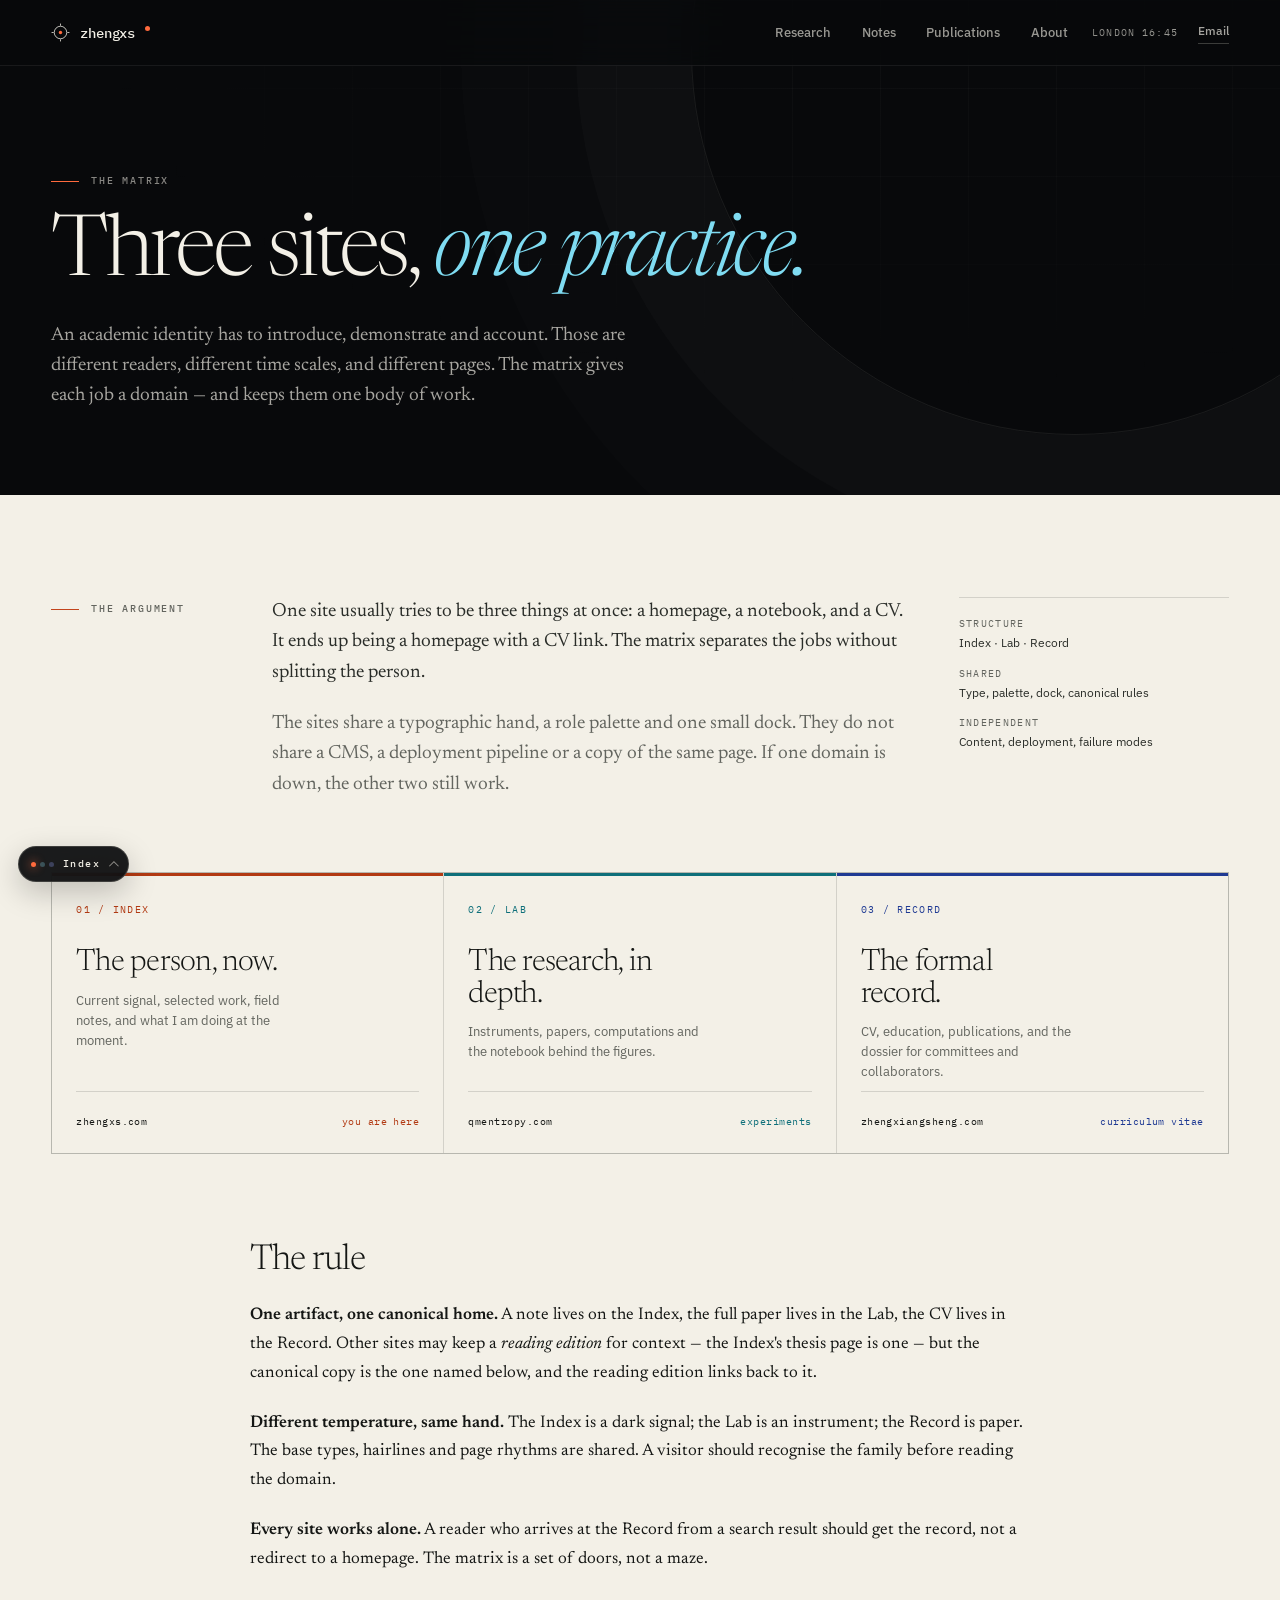
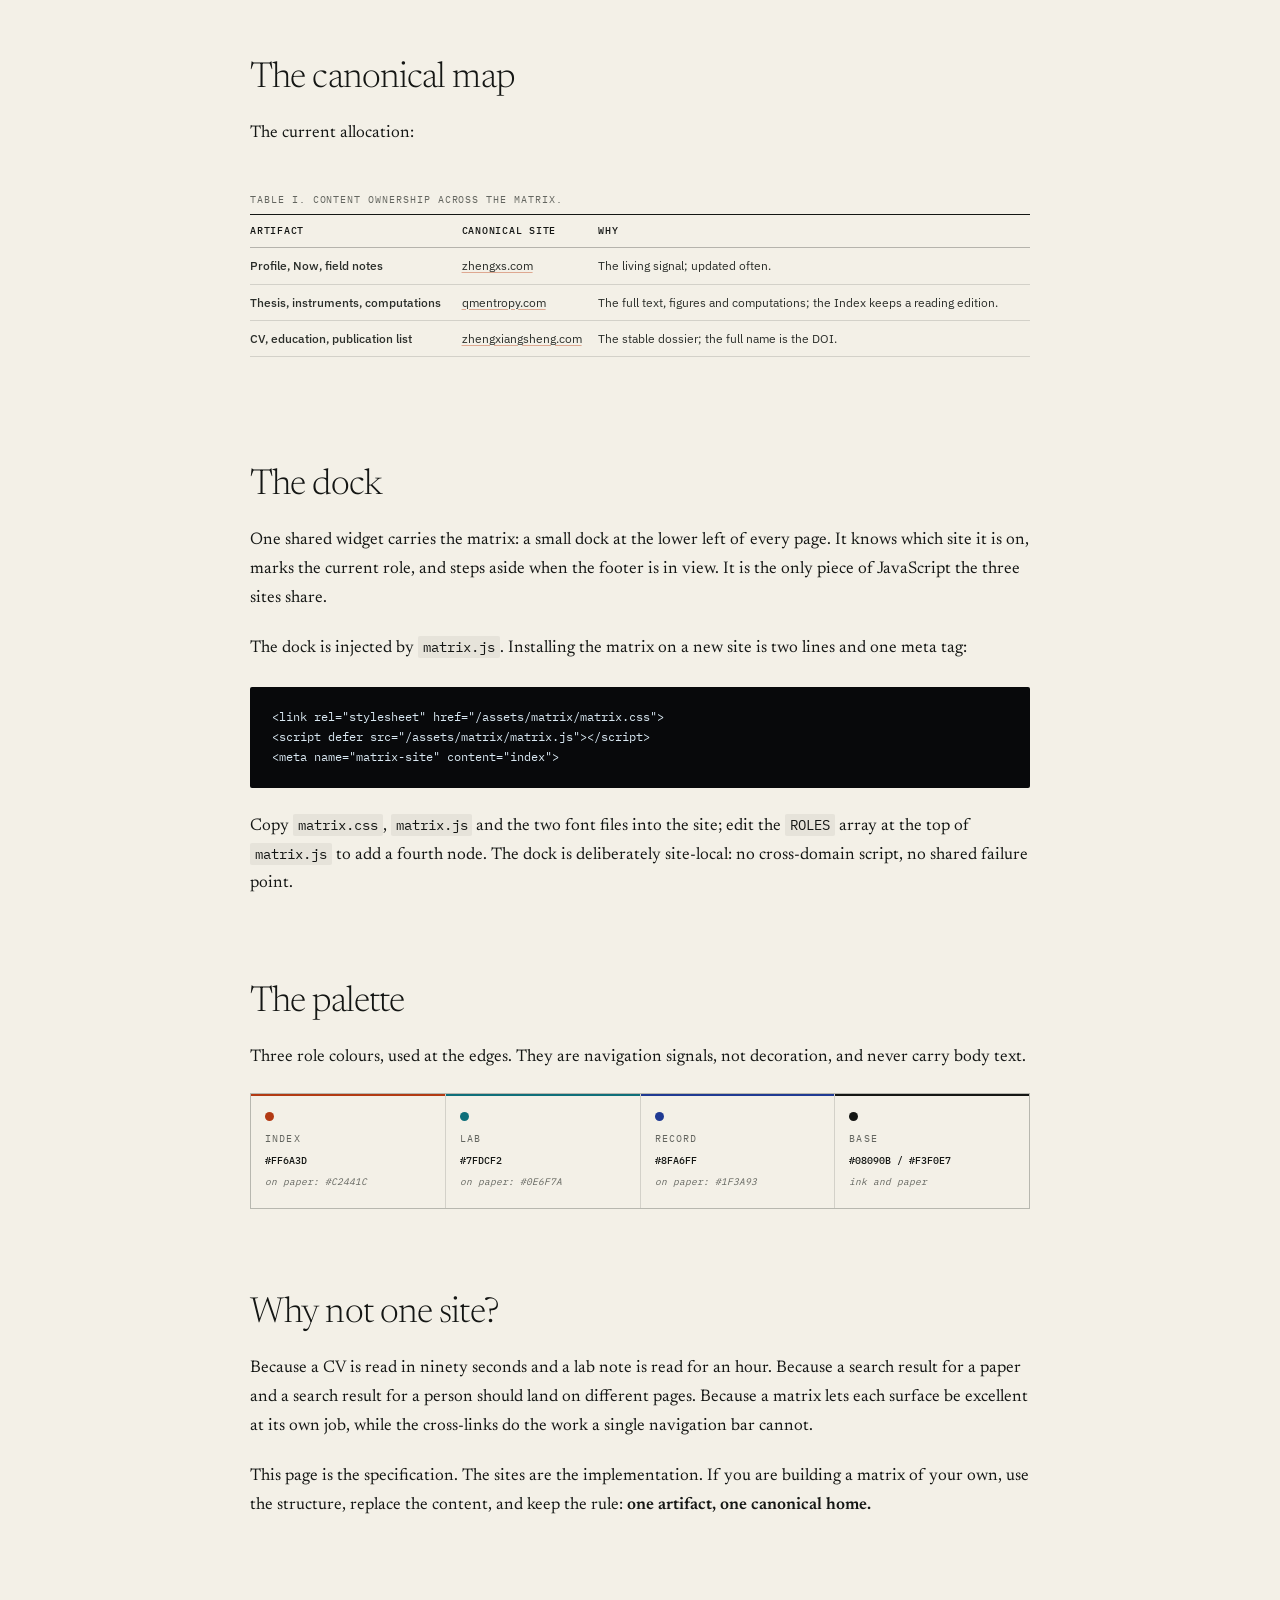
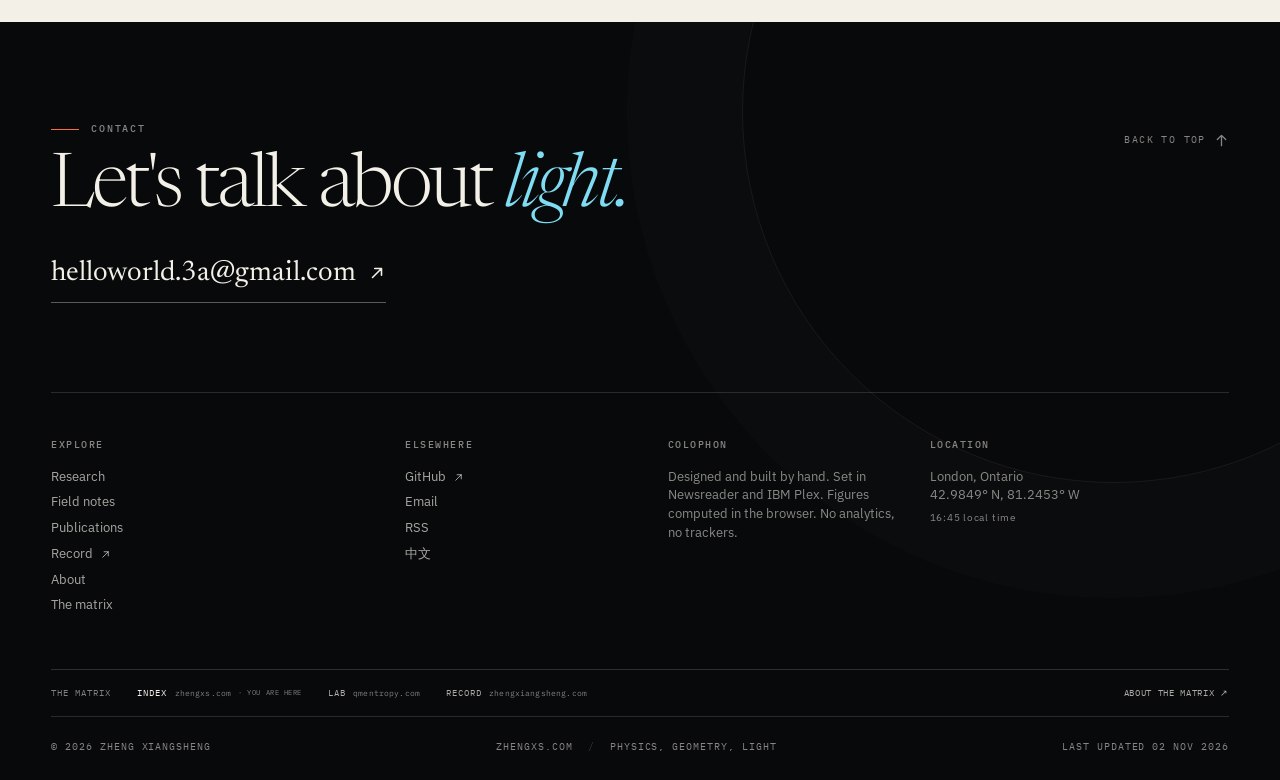
<file: matrix/index.html>
<!doctype html>
<html lang="en">
<head>
<meta charset="utf-8">
<meta name="viewport" content="width=device-width, initial-scale=1">
<title>The Matrix — three sites, one practice | Zheng Xiangsheng</title>
<meta name="description" content="zhengxs.com is the Index, qmentropy.com is the Lab, zhengxiangsheng.com is the Record. A portable three-site layer for an academic identity.">
<meta name="author" content="Zheng Xiangsheng">
<link rel="canonical" href="https://zhengxs.com/matrix/">
<meta name="theme-color" content="#08090B">
<meta name="color-scheme" content="light">
<meta name="matrix-site" content="index">
<meta name="robots" content="index, follow">

<meta property="og:type" content="website">
<meta property="og:site_name" content="Zheng Xiangsheng">
<meta property="og:title" content="The Matrix — three sites, one practice | Zheng Xiangsheng">
<meta property="og:description" content="zhengxs.com is the Index, qmentropy.com is the Lab, zhengxiangsheng.com is the Record. A portable three-site layer for an academic identity.">
<meta property="og:url" content="https://zhengxs.com/matrix/">
<meta property="og:image" content="https://zhengxs.com/assets/images/og.png">
<meta property="og:image:width" content="1200">
<meta property="og:image:height" content="630">
<meta property="og:locale" content="en_CA">

<meta name="twitter:card" content="summary_large_image">
<meta name="twitter:title" content="The Matrix — three sites, one practice | Zheng Xiangsheng">
<meta name="twitter:description" content="zhengxs.com is the Index, qmentropy.com is the Lab, zhengxiangsheng.com is the Record. A portable three-site layer for an academic identity.">
<meta name="twitter:image" content="https://zhengxs.com/assets/images/og.png">

<link rel="icon" type="image/svg+xml" href="/assets/images/favicon.svg">
<link rel="icon" type="image/png" sizes="32x32" href="/assets/images/favicon-32.png">
<link rel="apple-touch-icon" href="/assets/images/apple-touch-icon.png">
<link rel="manifest" href="/site.webmanifest">
<link rel="alternate" type="application/rss+xml" title="Field notes — Zheng Xiangsheng" href="/feed.xml">
<link rel="me" href="https://github.com/hello-zxs">

<link rel="preload" href="/assets/fonts/newsreader-var.woff2" as="font" type="font/woff2" crossorigin>
<link rel="preload" href="/assets/fonts/plex-sans-var.woff2" as="font" type="font/woff2" crossorigin>
<link rel="preload" href="/assets/fonts/plex-mono-400.woff2" as="font" type="font/woff2" crossorigin>
<link rel="stylesheet" href="/assets/css/site.css">
<link rel="stylesheet" href="/assets/matrix/matrix.css">

<script>
  document.documentElement.classList.add('js');
  window.addEventListener('error', function () {
    document.documentElement.classList.remove('js');
  });
</script>

</head>

<body class="page-inner">
<a class="skip" href="#main">Skip to content</a>
<header class="nav" data-nav>
  <div class="nav__inner">
    <a class="brand" href="/" aria-label="zhengxs — home">
      <svg class="brand__mark" viewBox="0 0 20 20" fill="none" aria-hidden="true">
        <circle cx="10" cy="10" r="6.6" stroke="currentColor" stroke-width="1"/>
        <circle cx="10" cy="10" r="1.8" fill="#FF6A3D"/>
        <path d="M10 .6v2.2M10 17.2v2.2M.6 10h2.2M17.2 10h2.2" stroke="currentColor" stroke-width="1"/>
      </svg>
      <span>zhengxs</span><span class="brand__dot" aria-hidden="true"></span>
    </a>
    <nav class="nav__links" aria-label="Primary">
      <a href="/research/">Research</a><a href="/notes/">Notes</a><a href="/publications/">Publications</a><a href="/about/">About</a>
    </nav>
    <div class="nav__meta">
      <span class="nav__clock" data-clock>LONDON <b>--:--</b></span>
      <a class="nav__mail" href="mailto:helloworld.3a@gmail.com">Email</a>
      <button class="nav__menu" type="button" data-menu-open aria-expanded="false" aria-controls="site-menu">
        <span class="nav__menu-lines" aria-hidden="true"><i></i><i></i></span>
        <span class="open-label">Menu</span><span class="close-label">Close</span>
      </button>
    </div>
  </div>
</header>
<div class="menu" id="site-menu" aria-hidden="true">
  <nav class="menu__nav" aria-label="Menu">
    <a href="/"><span>Home</span><em aria-hidden="true">01</em></a><a href="/research/"><span>Research</span><em aria-hidden="true">02</em></a><a href="/notes/"><span>Notes</span><em aria-hidden="true">03</em></a><a href="/publications/"><span>Publications</span><em aria-hidden="true">04</em></a><a href="/about/"><span>About</span><em aria-hidden="true">05</em></a><a href="/matrix/"><span>The matrix</span><em aria-hidden="true">06</em></a><a href="/zh/"><span>中文</span><em aria-hidden="true">07</em></a>
  </nav>
  <div class="menu__foot">
    <div>Physics MSc · Western University<br>London, Ontario, Canada</div>
    <div><a href="mailto:helloworld.3a@gmail.com">helloworld.3a@gmail.com</a><br><a href="https://github.com/hello-zxs">github.com/hello-zxs</a></div>
  </div>
</div>

<main id="main">
<header class="masthead">
  <div class="wrap">
    <p class="kicker kicker--light">The matrix</p>
    <h1 class="masthead__title">Three sites, <em>one practice.</em></h1>
    <p class="masthead__dek">An academic identity has to introduce, demonstrate and account. Those are different readers, different time scales, and different pages. The matrix gives each job a domain — and keeps them one body of work.</p>
  </div>
</header>

<section class="page-body">
  <div class="wrap">
    <div class="intro-grid">
      <div class="intro-grid__label"><p class="kicker">The argument</p></div>
      <div class="intro-grid__main reveal">
        <p>One site usually tries to be three things at once: a homepage, a notebook, and a CV. It ends up being a homepage with a CV link. The matrix separates the jobs without splitting the person.</p>
        <p>The sites share a typographic hand, a role palette and one small dock. They do not share a CMS, a deployment pipeline or a copy of the same page. If one domain is down, the other two still work.</p>
      </div>
      <aside class="intro-grid__side reveal">
        <dl>
          <dt>Structure</dt>
          <dd>Index · Lab · Record</dd>
          <dt>Shared</dt>
          <dd>Type, palette, dock, canonical rules</dd>
          <dt>Independent</dt>
          <dd>Content, deployment, failure modes</dd>
        </dl>
      </aside>
    </div>

    <div class="matrix-map reveal" aria-label="The three sites">
      <a class="matrix-node" data-site="index" href="https://zhengxs.com/">
        <span class="matrix-node__role">01 / Index</span>
        <h2>The person, now.</h2>
        <p>Current signal, selected work, field notes, and what I am doing at the moment.</p>
        <span class="matrix-node__domain">zhengxs.com <em>you are here</em></span>
      </a>
      <a class="matrix-node" data-site="lab" href="https://qmentropy.com/">
        <span class="matrix-node__role">02 / Lab</span>
        <h2>The research, in depth.</h2>
        <p>Instruments, papers, computations and the notebook behind the figures.</p>
        <span class="matrix-node__domain">qmentropy.com <em>experiments</em></span>
      </a>
      <a class="matrix-node" data-site="record" href="https://zhengxiangsheng.com/">
        <span class="matrix-node__role">03 / Record</span>
        <h2>The formal record.</h2>
        <p>CV, education, publications, and the dossier for committees and collaborators.</p>
        <span class="matrix-node__domain">zhengxiangsheng.com <em>curriculum vitae</em></span>
      </a>
    </div>

    <article class="prose matrix-prose">
      <h2>The rule</h2>
      <p><strong>One artifact, one canonical home.</strong> A note lives on the Index, the full paper lives in the Lab, the CV lives in the Record. Other sites may keep a <em>reading edition</em> for context — the Index's thesis page is one — but the canonical copy is the one named below, and the reading edition links back to it.</p>
      <p><strong>Different temperature, same hand.</strong> The Index is a dark signal; the Lab is an instrument; the Record is paper. The base types, hairlines and page rhythms are shared. A visitor should recognise the family before reading the domain.</p>
      <p><strong>Every site works alone.</strong> A reader who arrives at the Record from a search result should get the record, not a redirect to a homepage. The matrix is a set of doors, not a maze.</p>

      <h2>The canonical map</h2>
      <p>The current allocation:</p>
      <div class="matrix-table-wrap">
        <table>
          <caption>TABLE I. Content ownership across the matrix.</caption>
          <thead>
            <tr><th>Artifact</th><th>Canonical site</th><th>Why</th></tr>
          </thead>
          <tbody>
            <tr><td>Profile, Now, field notes</td><td><a href="https://zhengxs.com/">zhengxs.com</a></td><td>The living signal; updated often.</td></tr>
            <tr><td>Thesis, instruments, computations</td><td><a href="https://qmentropy.com/">qmentropy.com</a></td><td>The full text, figures and computations; the Index keeps a reading edition.</td></tr>
            <tr><td>CV, education, publication list</td><td><a href="https://zhengxiangsheng.com/">zhengxiangsheng.com</a></td><td>The stable dossier; the full name is the DOI.</td></tr>
          </tbody>
        </table>
      </div>

      <h2>The dock</h2>
      <p>One shared widget carries the matrix: a small dock at the lower left of every page. It knows which site it is on, marks the current role, and steps aside when the footer is in view. It is the only piece of JavaScript the three sites share.</p>
      <p>The dock is injected by <code>matrix.js</code>. Installing the matrix on a new site is two lines and one meta tag:</p>
      <pre><code>&lt;link rel="stylesheet" href="/assets/matrix/matrix.css"&gt;
&lt;script defer src="/assets/matrix/matrix.js"&gt;&lt;/script&gt;
&lt;meta name="matrix-site" content="index"&gt;</code></pre>
      <p>Copy <code>matrix.css</code>, <code>matrix.js</code> and the two font files into the site; edit the <code>ROLES</code> array at the top of <code>matrix.js</code> to add a fourth node. The dock is deliberately site-local: no cross-domain script, no shared failure point.</p>

      <h2>The palette</h2>
      <p>Three role colours, used at the edges. They are navigation signals, not decoration, and never carry body text.</p>
      <div class="matrix-swatches">
        <div class="matrix-swatch" data-site="index"><i></i><span>Index</span><b>#FF6A3D</b><em>on paper: #C2441C</em></div>
        <div class="matrix-swatch" data-site="lab"><i></i><span>Lab</span><b>#7FDCF2</b><em>on paper: #0E6F7A</em></div>
        <div class="matrix-swatch" data-site="record"><i></i><span>Record</span><b>#8FA6FF</b><em>on paper: #1F3A93</em></div>
        <div class="matrix-swatch" data-site="base"><i></i><span>Base</span><b>#08090B / #F3F0E7</b><em>ink and paper</em></div>
      </div>

      <h2>Why not one site?</h2>
      <p>Because a CV is read in ninety seconds and a lab note is read for an hour. Because a search result for a paper and a search result for a person should land on different pages. Because a matrix lets each surface be excellent at its own job, while the cross-links do the work a single navigation bar cannot.</p>
      <p>This page is the specification. The sites are the implementation. If you are building a matrix of your own, use the structure, replace the content, and keep the rule: <strong>one artifact, one canonical home.</strong></p>
    </article>
  </div>
</section>

</main>

<footer class="footer">
  <div class="wrap">
    <div class="footer__cta">
      <div>
        <p class="kicker kicker--light">Contact</p>
        <h2>Let's talk about <em>light.</em></h2>
        <a class="footer__email" href="mailto:helloworld.3a@gmail.com">helloworld.3a@gmail.com <svg class="arr" viewBox="0 0 16 16" aria-hidden="true"><path d="M4 12 12 4M6 4h6v6"/></svg></a>
      </div>
      <a class="footer__toplink" href="#">Back to top <svg class="arr" viewBox="0 0 16 16" aria-hidden="true"><path d="M8 13.5V2.5M3.5 7 8 2.5 12.5 7"/></svg></a>
    </div>
    <div class="footer__grid">
      <div class="footer__col">
        <h3>Explore</h3>
        <a href="/research/">Research</a>
        <a href="/notes/">Field notes</a>
        <a href="/publications/">Publications</a>
        <a href="https://zhengxiangsheng.com/#record">Record <svg class="arr" viewBox="0 0 16 16" aria-hidden="true"><path d="M4 12 12 4M6 4h6v6"/></svg></a>
        <a href="/about/">About</a>
        <a href="/matrix/">The matrix</a>
      </div>
      <div class="footer__col">
        <h3>Elsewhere</h3>
        <a href="https://github.com/hello-zxs">GitHub <svg class="arr" viewBox="0 0 16 16" aria-hidden="true"><path d="M4 12 12 4M6 4h6v6"/></svg></a>
        <a href="mailto:helloworld.3a@gmail.com">Email</a>
        <a href="/feed.xml">RSS</a>
        <a href="/zh/" lang="zh-Hans">中文</a>
      </div>
      <div class="footer__col">
        <h3>Colophon</h3>
        <p>Designed and built by hand. Set in Newsreader and IBM Plex. Figures computed in the browser. No analytics, no trackers.</p>
      </div>
      <div class="footer__col">
        <h3>Location</h3>
        <p>London, Ontario<br>42.9849° N, 81.2453° W</p>
        <p class="mono"><span data-clock>--:--</span> local time</p>
      </div>
    </div>
    <nav class="mx-strip" aria-label="The matrix">
      <span class="mx-strip__label">The matrix</span>
      <a data-site="index" class="is-current" aria-current="page" href="https://zhengxs.com/">Index <em>zhengxs.com</em></a>
      <a data-site="lab" href="https://qmentropy.com/">Lab <em>qmentropy.com</em></a>
      <a data-site="record" href="https://zhengxiangsheng.com/">Record <em>zhengxiangsheng.com</em></a>
      <a class="mx-strip__about" href="/matrix/">About the matrix &nearr;</a>
    </nav>
    <div class="footer__bottom">
      <span>© 2026 Zheng Xiangsheng</span>
      <span>zhengxs.com <span class="dotsep">/</span> Physics, geometry, light</span>
      <span>Last updated 02 Nov 2026</span>
    </div>
  </div>
</footer>

<script defer src="/assets/js/site.js"></script>
<script defer src="/assets/matrix/matrix.js"></script>

</body>
</html>
</file>
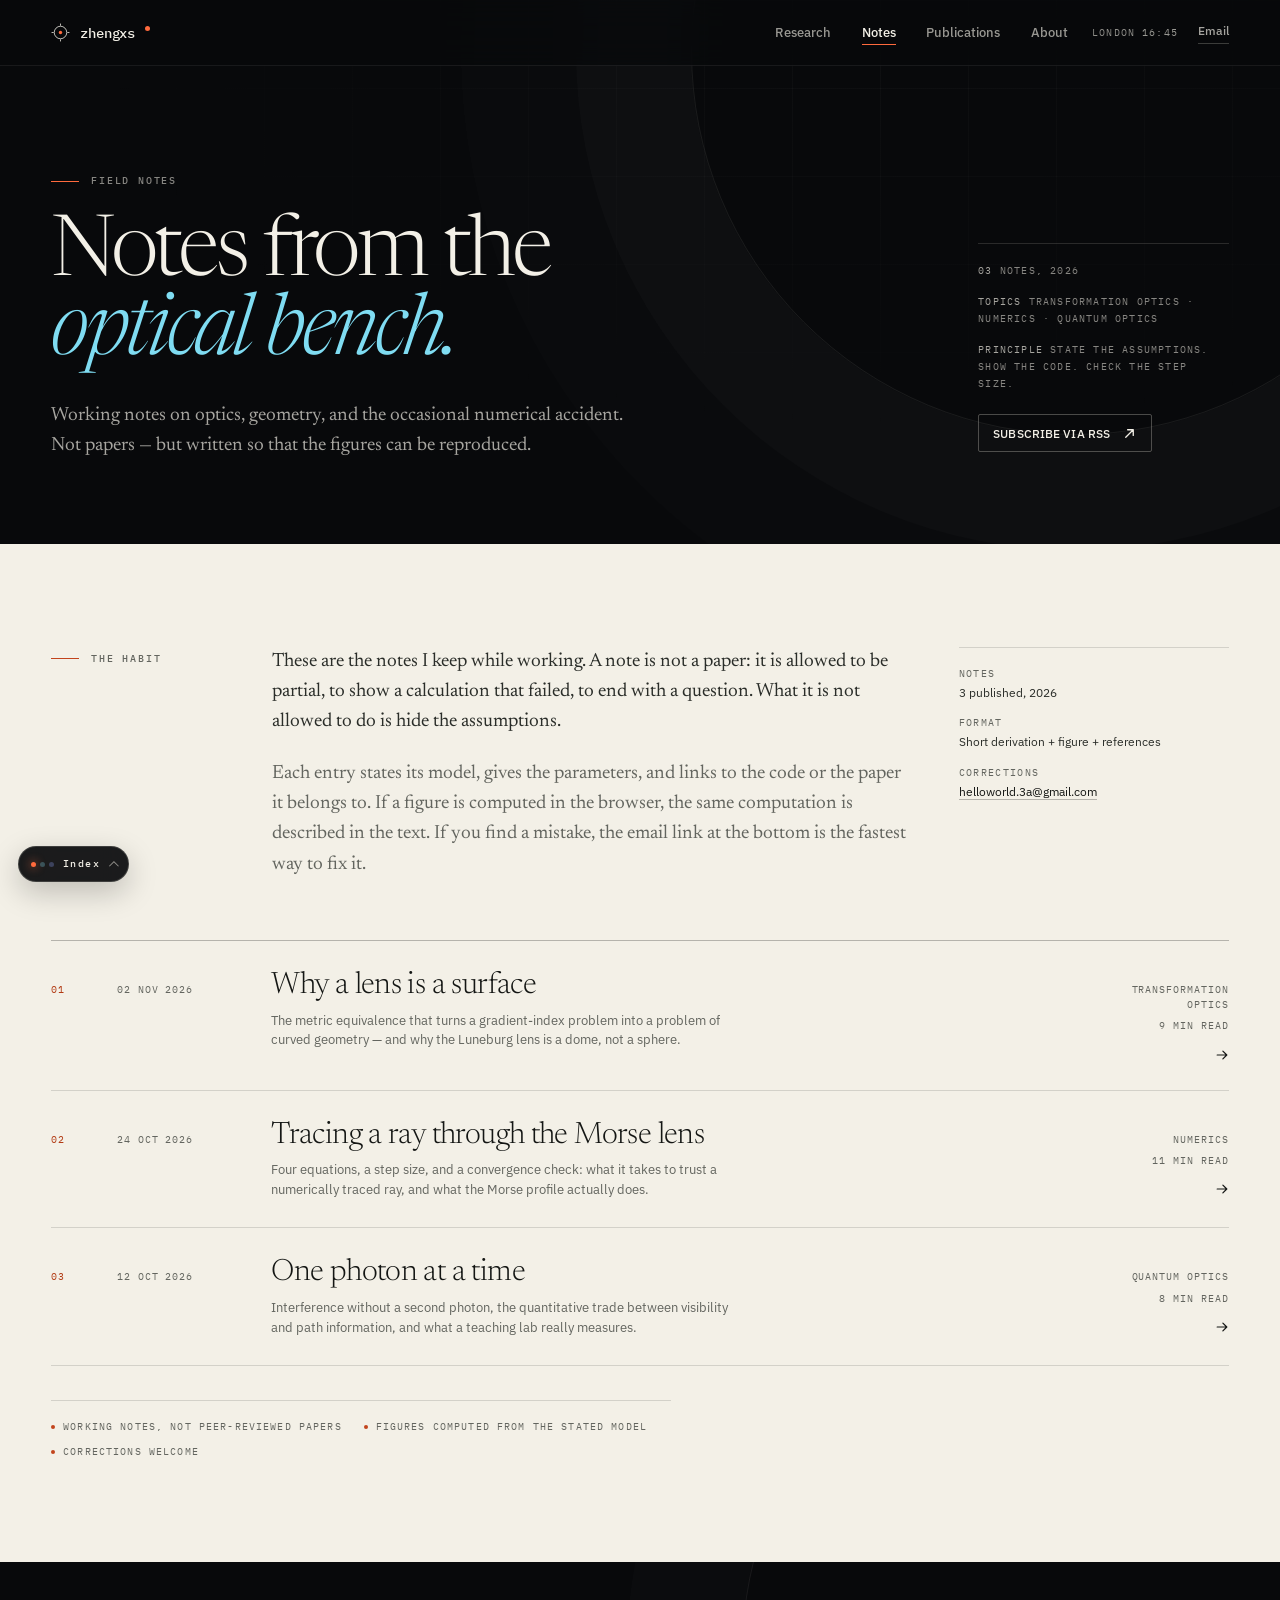
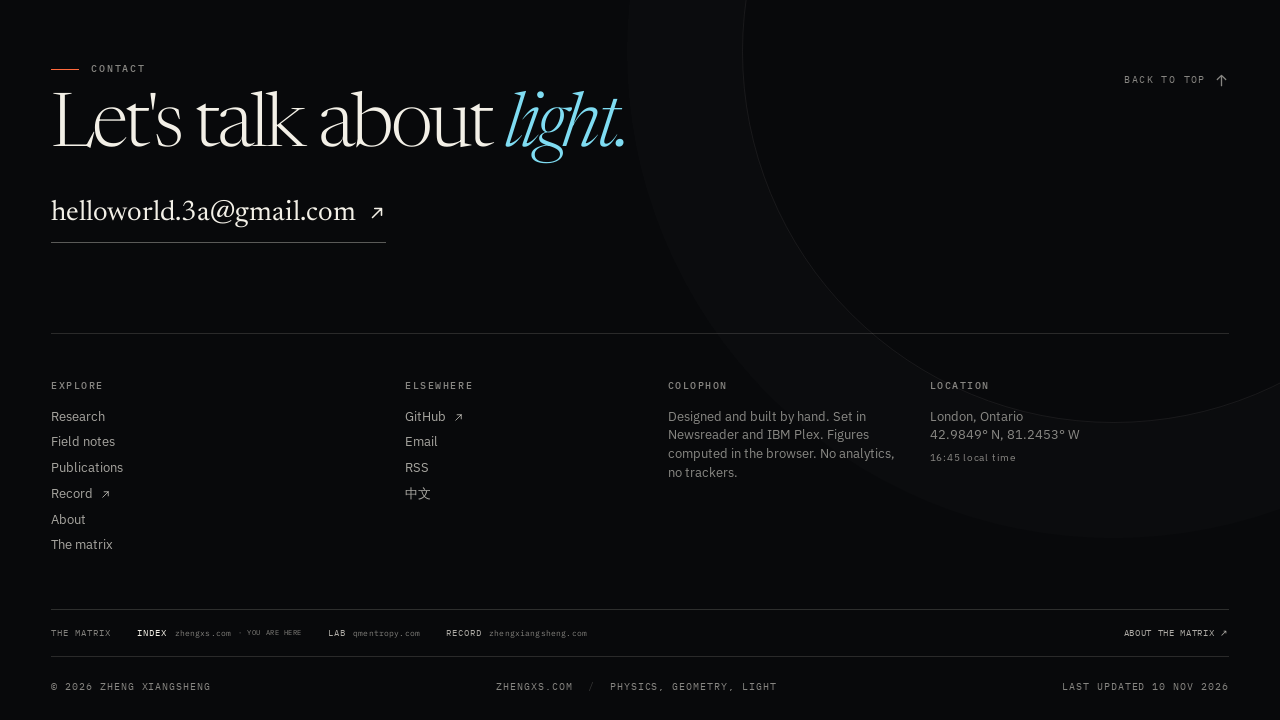
<file: notes/index.html>
<!doctype html>
<html lang="en">
<head>
<meta charset="utf-8">
<meta name="viewport" content="width=device-width, initial-scale=1">
<title>Field notes — Zheng Xiangsheng</title>
<meta name="description" content="Working notes on transformation optics, geodesic lenses and quantum optics. Assumptions stated, code included, figures computed.">
<meta name="author" content="Zheng Xiangsheng">
<link rel="canonical" href="https://zhengxs.com/notes/">
<meta name="theme-color" content="#08090B">
<meta name="color-scheme" content="light">
<meta name="matrix-site" content="index">
<meta name="robots" content="index, follow">

<meta property="og:type" content="website">
<meta property="og:site_name" content="Zheng Xiangsheng">
<meta property="og:title" content="Field notes — Zheng Xiangsheng">
<meta property="og:description" content="Working notes on transformation optics, geodesic lenses and quantum optics. Assumptions stated, code included, figures computed.">
<meta property="og:url" content="https://zhengxs.com/notes/">
<meta property="og:image" content="https://zhengxs.com/assets/images/og.png">
<meta property="og:image:width" content="1200">
<meta property="og:image:height" content="630">
<meta property="og:locale" content="en_CA">

<meta name="twitter:card" content="summary_large_image">
<meta name="twitter:title" content="Field notes — Zheng Xiangsheng">
<meta name="twitter:description" content="Working notes on transformation optics, geodesic lenses and quantum optics. Assumptions stated, code included, figures computed.">
<meta name="twitter:image" content="https://zhengxs.com/assets/images/og.png">

<link rel="icon" type="image/svg+xml" href="/assets/images/favicon.svg">
<link rel="icon" type="image/png" sizes="32x32" href="/assets/images/favicon-32.png">
<link rel="apple-touch-icon" href="/assets/images/apple-touch-icon.png">
<link rel="manifest" href="/site.webmanifest">
<link rel="alternate" type="application/rss+xml" title="Field notes — Zheng Xiangsheng" href="/feed.xml">
<link rel="me" href="https://github.com/hello-zxs">

<link rel="preload" href="/assets/fonts/newsreader-var.woff2" as="font" type="font/woff2" crossorigin>
<link rel="preload" href="/assets/fonts/plex-sans-var.woff2" as="font" type="font/woff2" crossorigin>
<link rel="preload" href="/assets/fonts/plex-mono-400.woff2" as="font" type="font/woff2" crossorigin>
<link rel="stylesheet" href="/assets/css/site.css">
<link rel="stylesheet" href="/assets/matrix/matrix.css">

<script>
  document.documentElement.classList.add('js');
  window.addEventListener('error', function () {
    document.documentElement.classList.remove('js');
  });
</script>

</head>

<body class="page-inner">
<a class="skip" href="#main">Skip to content</a>
<header class="nav" data-nav>
  <div class="nav__inner">
    <a class="brand" href="/" aria-label="zhengxs — home">
      <svg class="brand__mark" viewBox="0 0 20 20" fill="none" aria-hidden="true">
        <circle cx="10" cy="10" r="6.6" stroke="currentColor" stroke-width="1"/>
        <circle cx="10" cy="10" r="1.8" fill="#FF6A3D"/>
        <path d="M10 .6v2.2M10 17.2v2.2M.6 10h2.2M17.2 10h2.2" stroke="currentColor" stroke-width="1"/>
      </svg>
      <span>zhengxs</span><span class="brand__dot" aria-hidden="true"></span>
    </a>
    <nav class="nav__links" aria-label="Primary">
      <a href="/research/">Research</a><a href="/notes/" class="is-active" aria-current="page">Notes</a><a href="/publications/">Publications</a><a href="/about/">About</a>
    </nav>
    <div class="nav__meta">
      <span class="nav__clock" data-clock>LONDON <b>--:--</b></span>
      <a class="nav__mail" href="mailto:helloworld.3a@gmail.com">Email</a>
      <button class="nav__menu" type="button" data-menu-open aria-expanded="false" aria-controls="site-menu">
        <span class="nav__menu-lines" aria-hidden="true"><i></i><i></i></span>
        <span class="open-label">Menu</span><span class="close-label">Close</span>
      </button>
    </div>
  </div>
</header>
<div class="menu" id="site-menu" aria-hidden="true">
  <nav class="menu__nav" aria-label="Menu">
    <a href="/"><span>Home</span><em aria-hidden="true">01</em></a><a href="/research/"><span>Research</span><em aria-hidden="true">02</em></a><a href="/notes/" class="is-active"><span>Notes</span><em aria-hidden="true">03</em></a><a href="/publications/"><span>Publications</span><em aria-hidden="true">04</em></a><a href="/about/"><span>About</span><em aria-hidden="true">05</em></a><a href="/matrix/"><span>The matrix</span><em aria-hidden="true">06</em></a><a href="/zh/"><span>中文</span><em aria-hidden="true">07</em></a>
  </nav>
  <div class="menu__foot">
    <div>Physics MSc · Western University<br>London, Ontario, Canada</div>
    <div><a href="mailto:helloworld.3a@gmail.com">helloworld.3a@gmail.com</a><br><a href="https://github.com/hello-zxs">github.com/hello-zxs</a></div>
  </div>
</div>

<main id="main">
<header class="masthead">
  <div class="wrap">
    <div class="masthead__grid">
      <div>
        <p class="kicker kicker--light">Field notes</p>
        <h1 class="masthead__title">Notes from the <em>optical bench.</em></h1>
        <p class="masthead__dek">Working notes on optics, geometry, and the occasional numerical accident. Not papers — but written so that the figures can be reproduced.</p>
      </div>
      <aside class="masthead__side">
        <span><b>03</b> Notes, 2026</span>
        <span><b>Topics</b> Transformation optics · numerics · quantum optics</span>
        <span><b>Principle</b> State the assumptions. Show the code. Check the step size.</span>
        <a class="btn btn--ghost btn--sm" href="/feed.xml">Subscribe via RSS <svg class="arr" viewBox="0 0 16 16" aria-hidden="true"><path d="M4 12 12 4M6 4h6v6"/></svg></a>
      </aside>
    </div>
  </div>
</header>

<section class="page-body">
  <div class="wrap">
    <div class="intro-grid">
      <div class="intro-grid__label">
        <p class="kicker">The habit</p>
      </div>
      <div class="intro-grid__main reveal">
        <p>These are the notes I keep while working. A note is not a paper: it is allowed to be partial, to show a calculation that failed, to end with a question. What it is not allowed to do is hide the assumptions.</p>
        <p>Each entry states its model, gives the parameters, and links to the code or the paper it belongs to. If a figure is computed in the browser, the same computation is described in the text. If you find a mistake, the email link at the bottom is the fastest way to fix it.</p>
      </div>
      <aside class="intro-grid__side reveal">
        <dl>
          <dt>Notes</dt>
          <dd>3 published, 2026</dd>
          <dt>Format</dt>
          <dd>Short derivation + figure + references</dd>
          <dt>Corrections</dt>
          <dd><a class="text-link" href="mailto:helloworld.3a@gmail.com">helloworld.3a@gmail.com</a></dd>
        </dl>
      </aside>
    </div>

    <div class="note-index reveal" style="margin-top:60px">
      <a class="note-index__row" href="/notes/why-a-lens-is-a-surface/">
        <span class="note-index__date">02 Nov 2026</span>
        <div class="note-index__main">
          <h2>Why a lens is a surface</h2>
          <p>The metric equivalence that turns a gradient-index problem into a problem of curved geometry — and why the Luneburg lens is a dome, not a sphere.</p>
        </div>
        <span class="note-index__meta"><span>Transformation optics</span><span>9 min read</span><svg class="arr" viewBox="0 0 16 16" aria-hidden="true"><path d="M2.5 8h10.5M9 3.5 13.5 8 9 12.5"/></svg></span>
      </a>
      <a class="note-index__row" href="/notes/tracing-the-morse-lens/">
        <span class="note-index__date">24 Oct 2026</span>
        <div class="note-index__main">
          <h2>Tracing a ray through the Morse lens</h2>
          <p>Four equations, a step size, and a convergence check: what it takes to trust a numerically traced ray, and what the Morse profile actually does.</p>
        </div>
        <span class="note-index__meta"><span>Numerics</span><span>11 min read</span><svg class="arr" viewBox="0 0 16 16" aria-hidden="true"><path d="M2.5 8h10.5M9 3.5 13.5 8 9 12.5"/></svg></span>
      </a>
      <a class="note-index__row" href="/notes/one-photon-at-a-time/">
        <span class="note-index__date">12 Oct 2026</span>
        <div class="note-index__main">
          <h2>One photon at a time</h2>
          <p>Interference without a second photon, the quantitative trade between visibility and path information, and what a teaching lab really measures.</p>
        </div>
        <span class="note-index__meta"><span>Quantum optics</span><span>8 min read</span><svg class="arr" viewBox="0 0 16 16" aria-hidden="true"><path d="M2.5 8h10.5M9 3.5 13.5 8 9 12.5"/></svg></span>
      </a>
    </div>

    <div class="statement__meta" style="margin-top:34px; max-width:620px">
      <span><i></i>Working notes, not peer-reviewed papers</span>
      <span><i></i>Figures computed from the stated model</span>
      <span><i></i>Corrections welcome</span>
    </div>
  </div>
</section>

</main>

<footer class="footer">
  <div class="wrap">
    <div class="footer__cta">
      <div>
        <p class="kicker kicker--light">Contact</p>
        <h2>Let's talk about <em>light.</em></h2>
        <a class="footer__email" href="mailto:helloworld.3a@gmail.com">helloworld.3a@gmail.com <svg class="arr" viewBox="0 0 16 16" aria-hidden="true"><path d="M4 12 12 4M6 4h6v6"/></svg></a>
      </div>
      <a class="footer__toplink" href="#">Back to top <svg class="arr" viewBox="0 0 16 16" aria-hidden="true"><path d="M8 13.5V2.5M3.5 7 8 2.5 12.5 7"/></svg></a>
    </div>
    <div class="footer__grid">
      <div class="footer__col">
        <h3>Explore</h3>
        <a href="/research/">Research</a>
        <a href="/notes/">Field notes</a>
        <a href="/publications/">Publications</a>
        <a href="https://zhengxiangsheng.com/#record">Record <svg class="arr" viewBox="0 0 16 16" aria-hidden="true"><path d="M4 12 12 4M6 4h6v6"/></svg></a>
        <a href="/about/">About</a>
        <a href="/matrix/">The matrix</a>
      </div>
      <div class="footer__col">
        <h3>Elsewhere</h3>
        <a href="https://github.com/hello-zxs">GitHub <svg class="arr" viewBox="0 0 16 16" aria-hidden="true"><path d="M4 12 12 4M6 4h6v6"/></svg></a>
        <a href="mailto:helloworld.3a@gmail.com">Email</a>
        <a href="/feed.xml">RSS</a>
        <a href="/zh/" lang="zh-Hans">中文</a>
      </div>
      <div class="footer__col">
        <h3>Colophon</h3>
        <p>Designed and built by hand. Set in Newsreader and IBM Plex. Figures computed in the browser. No analytics, no trackers.</p>
      </div>
      <div class="footer__col">
        <h3>Location</h3>
        <p>London, Ontario<br>42.9849° N, 81.2453° W</p>
        <p class="mono"><span data-clock>--:--</span> local time</p>
      </div>
    </div>
    <nav class="mx-strip" aria-label="The matrix">
      <span class="mx-strip__label">The matrix</span>
      <a data-site="index" class="is-current" aria-current="page" href="https://zhengxs.com/">Index <em>zhengxs.com</em></a>
      <a data-site="lab" href="https://qmentropy.com/">Lab <em>qmentropy.com</em></a>
      <a data-site="record" href="https://zhengxiangsheng.com/">Record <em>zhengxiangsheng.com</em></a>
      <a class="mx-strip__about" href="/matrix/">About the matrix &nearr;</a>
    </nav>
    <div class="footer__bottom">
      <span>© 2026 Zheng Xiangsheng</span>
      <span>zhengxs.com <span class="dotsep">/</span> Physics, geometry, light</span>
      <span>Last updated 10 Nov 2026</span>
    </div>
  </div>
</footer>

<script defer src="/assets/js/site.js"></script>
<script defer src="/assets/matrix/matrix.js"></script>

</body>
</html>
</file>
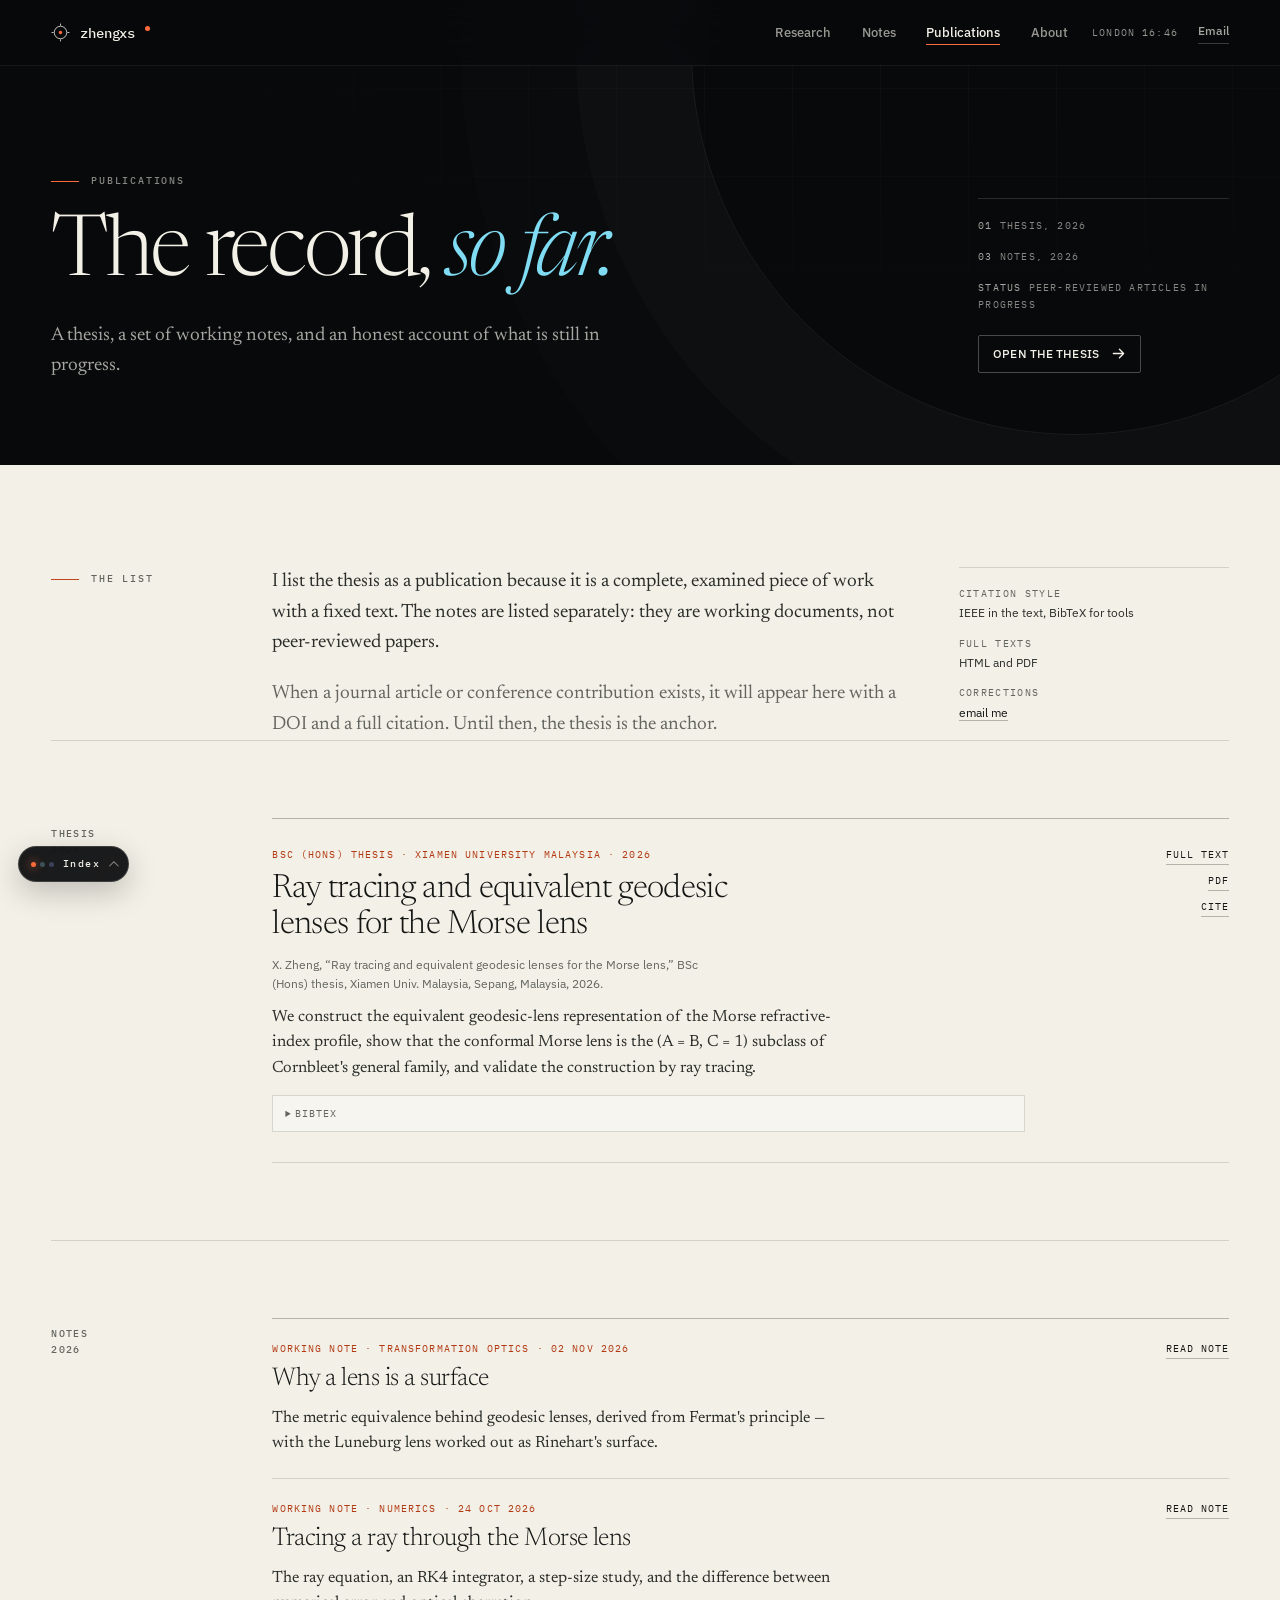
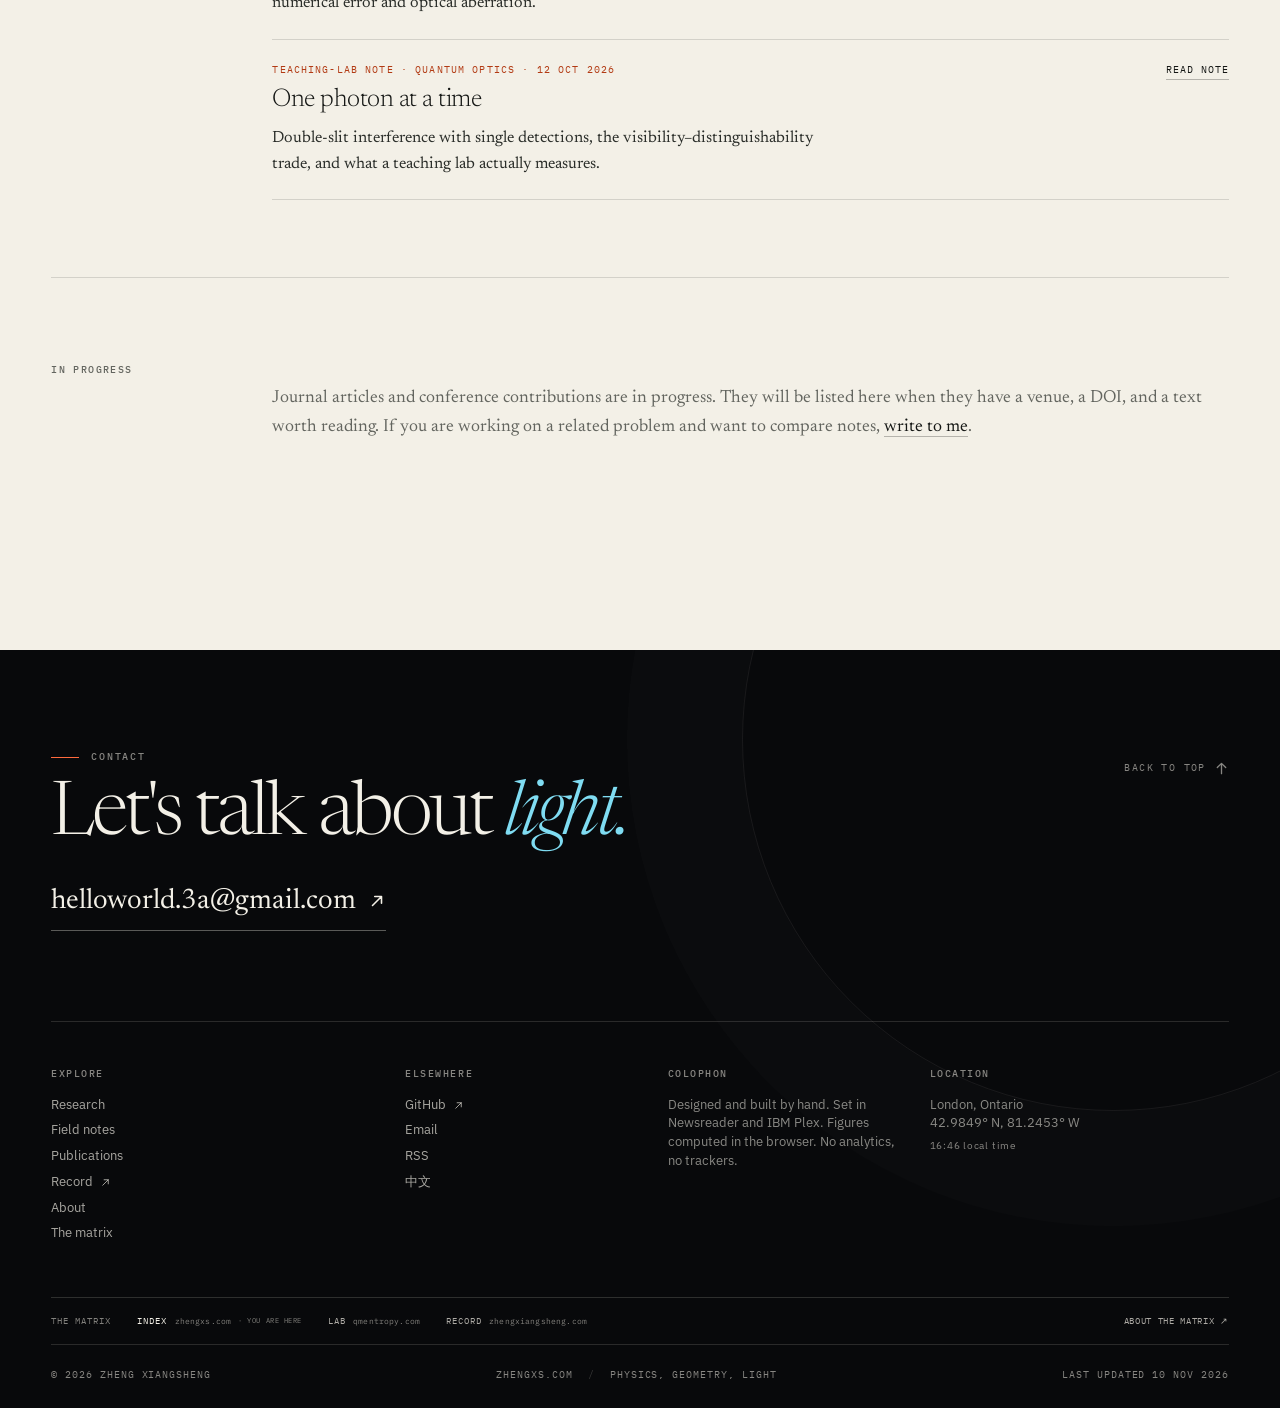
<file: publications/index.html>
<!doctype html>
<html lang="en">
<head>
<meta charset="utf-8">
<meta name="viewport" content="width=device-width, initial-scale=1">
<title>Publications — Zheng Xiangsheng</title>
<meta name="description" content="Thesis, papers and selected writing by Zheng Xiangsheng on transformation optics, geodesic lenses and quantum optics.">
<meta name="author" content="Zheng Xiangsheng">
<link rel="canonical" href="https://zhengxs.com/publications/">
<meta name="theme-color" content="#08090B">
<meta name="color-scheme" content="light">
<meta name="matrix-site" content="index">
<meta name="robots" content="index, follow">

<meta property="og:type" content="website">
<meta property="og:site_name" content="Zheng Xiangsheng">
<meta property="og:title" content="Publications — Zheng Xiangsheng">
<meta property="og:description" content="Thesis, papers and selected writing by Zheng Xiangsheng on transformation optics, geodesic lenses and quantum optics.">
<meta property="og:url" content="https://zhengxs.com/publications/">
<meta property="og:image" content="https://zhengxs.com/assets/images/og.png">
<meta property="og:image:width" content="1200">
<meta property="og:image:height" content="630">
<meta property="og:locale" content="en_CA">

<meta name="twitter:card" content="summary_large_image">
<meta name="twitter:title" content="Publications — Zheng Xiangsheng">
<meta name="twitter:description" content="Thesis, papers and selected writing by Zheng Xiangsheng on transformation optics, geodesic lenses and quantum optics.">
<meta name="twitter:image" content="https://zhengxs.com/assets/images/og.png">

<link rel="icon" type="image/svg+xml" href="/assets/images/favicon.svg">
<link rel="icon" type="image/png" sizes="32x32" href="/assets/images/favicon-32.png">
<link rel="apple-touch-icon" href="/assets/images/apple-touch-icon.png">
<link rel="manifest" href="/site.webmanifest">
<link rel="alternate" type="application/rss+xml" title="Field notes — Zheng Xiangsheng" href="/feed.xml">
<link rel="me" href="https://github.com/hello-zxs">

<link rel="preload" href="/assets/fonts/newsreader-var.woff2" as="font" type="font/woff2" crossorigin>
<link rel="preload" href="/assets/fonts/plex-sans-var.woff2" as="font" type="font/woff2" crossorigin>
<link rel="preload" href="/assets/fonts/plex-mono-400.woff2" as="font" type="font/woff2" crossorigin>
<link rel="stylesheet" href="/assets/css/site.css">
<link rel="stylesheet" href="/assets/matrix/matrix.css">

<script>
  document.documentElement.classList.add('js');
  window.addEventListener('error', function () {
    document.documentElement.classList.remove('js');
  });
</script>

</head>

<body class="page-inner">
<a class="skip" href="#main">Skip to content</a>
<header class="nav" data-nav>
  <div class="nav__inner">
    <a class="brand" href="/" aria-label="zhengxs — home">
      <svg class="brand__mark" viewBox="0 0 20 20" fill="none" aria-hidden="true">
        <circle cx="10" cy="10" r="6.6" stroke="currentColor" stroke-width="1"/>
        <circle cx="10" cy="10" r="1.8" fill="#FF6A3D"/>
        <path d="M10 .6v2.2M10 17.2v2.2M.6 10h2.2M17.2 10h2.2" stroke="currentColor" stroke-width="1"/>
      </svg>
      <span>zhengxs</span><span class="brand__dot" aria-hidden="true"></span>
    </a>
    <nav class="nav__links" aria-label="Primary">
      <a href="/research/">Research</a><a href="/notes/">Notes</a><a href="/publications/" class="is-active" aria-current="page">Publications</a><a href="/about/">About</a>
    </nav>
    <div class="nav__meta">
      <span class="nav__clock" data-clock>LONDON <b>--:--</b></span>
      <a class="nav__mail" href="mailto:helloworld.3a@gmail.com">Email</a>
      <button class="nav__menu" type="button" data-menu-open aria-expanded="false" aria-controls="site-menu">
        <span class="nav__menu-lines" aria-hidden="true"><i></i><i></i></span>
        <span class="open-label">Menu</span><span class="close-label">Close</span>
      </button>
    </div>
  </div>
</header>
<div class="menu" id="site-menu" aria-hidden="true">
  <nav class="menu__nav" aria-label="Menu">
    <a href="/"><span>Home</span><em aria-hidden="true">01</em></a><a href="/research/"><span>Research</span><em aria-hidden="true">02</em></a><a href="/notes/"><span>Notes</span><em aria-hidden="true">03</em></a><a href="/publications/" class="is-active"><span>Publications</span><em aria-hidden="true">04</em></a><a href="/about/"><span>About</span><em aria-hidden="true">05</em></a><a href="/matrix/"><span>The matrix</span><em aria-hidden="true">06</em></a><a href="/zh/"><span>中文</span><em aria-hidden="true">07</em></a>
  </nav>
  <div class="menu__foot">
    <div>Physics MSc · Western University<br>London, Ontario, Canada</div>
    <div><a href="mailto:helloworld.3a@gmail.com">helloworld.3a@gmail.com</a><br><a href="https://github.com/hello-zxs">github.com/hello-zxs</a></div>
  </div>
</div>

<main id="main">
<header class="masthead">
  <div class="wrap">
    <div class="masthead__grid">
      <div>
        <p class="kicker kicker--light">Publications</p>
        <h1 class="masthead__title">The record, <em>so far.</em></h1>
        <p class="masthead__dek">A thesis, a set of working notes, and an honest account of what is still in progress.</p>
      </div>
      <aside class="masthead__side">
        <span><b>01</b> Thesis, 2026</span>
        <span><b>03</b> Notes, 2026</span>
        <span><b>Status</b> Peer-reviewed articles in progress</span>
        <a class="btn btn--ghost btn--sm" href="/papers/morse-lens/">Open the thesis <svg class="arr" viewBox="0 0 16 16" aria-hidden="true"><path d="M2.5 8h10.5M9 3.5 13.5 8 9 12.5"/></svg></a>
      </aside>
    </div>
  </div>
</header>

<section class="page-body">
  <div class="wrap">
    <div class="intro-grid">
      <div class="intro-grid__label"><p class="kicker">The list</p></div>
      <div class="intro-grid__main reveal">
        <p>I list the thesis as a publication because it is a complete, examined piece of work with a fixed text. The notes are listed separately: they are working documents, not peer-reviewed papers.</p>
        <p>When a journal article or conference contribution exists, it will appear here with a DOI and a full citation. Until then, the thesis is the anchor.</p>
      </div>
      <aside class="intro-grid__side">
        <dl>
          <dt>Citation style</dt>
          <dd>IEEE in the text, BibTeX for tools</dd>
          <dt>Full texts</dt>
          <dd>HTML and PDF</dd>
          <dt>Corrections</dt>
          <dd><a class="text-link" href="mailto:helloworld.3a@gmail.com">email me</a></dd>
        </dl>
      </aside>
    </div>

    <div class="pub-block">
      <h2 class="pub-block__label">Thesis<br>2026</h2>
      <div>
        <div class="pub-list">
          <article class="pub-item">
            <div>
              <p class="pub-item__meta">BSc (Hons) Thesis · Xiamen University Malaysia · 2026</p>
              <h3><a href="/papers/morse-lens/">Ray tracing and equivalent geodesic lenses for the Morse lens</a></h3>
              <p class="pub-item__cite">X. Zheng, “Ray tracing and equivalent geodesic lenses for the Morse lens,” BSc (Hons) thesis, Xiamen Univ. Malaysia, Sepang, Malaysia, 2026.</p>
              <p class="pub-item__abstract">We construct the equivalent geodesic-lens representation of the Morse refractive-index profile, show that the conformal Morse lens is the (A = B, C = 1) subclass of Cornbleet's general family, and validate the construction by ray tracing.</p>
              <details class="bibtex">
                <summary>BibTeX</summary>
                <pre>@phdthesis{zheng2026morse,
  author  = {Zheng, Xiangsheng},
  title   = {Ray tracing and equivalent geodesic lenses for the Morse lens},
  school  = {Xiamen University Malaysia},
  year    = {2026},
  type    = {BSc (Hons) thesis},
  address = {Sepang, Malaysia},
  url     = {https://qmentropy.com/papers/morse-lens/}
}</pre>
              </details>
            </div>
            <div class="pub-item__side">
              <a href="/papers/morse-lens/">Full text</a>
              <a href="/assets/pdf/morse-lens.pdf">PDF</a>
              <a href="/papers/morse-lens/#cite">Cite</a>
            </div>
          </article>
        </div>
      </div>
    </div>

    <div class="pub-block">
      <h2 class="pub-block__label">Notes<br>2026</h2>
      <div>
        <div class="pub-list">
          <article class="pub-item pub-item--compact">
            <div>
              <p class="pub-item__meta">Working note · Transformation optics · 02 Nov 2026</p>
              <h3><a href="/notes/why-a-lens-is-a-surface/">Why a lens is a surface</a></h3>
              <p class="pub-item__abstract">The metric equivalence behind geodesic lenses, derived from Fermat's principle — with the Luneburg lens worked out as Rinehart's surface.</p>
            </div>
            <div class="pub-item__side"><a href="/notes/why-a-lens-is-a-surface/">Read note</a></div>
          </article>
          <article class="pub-item pub-item--compact">
            <div>
              <p class="pub-item__meta">Working note · Numerics · 24 Oct 2026</p>
              <h3><a href="/notes/tracing-the-morse-lens/">Tracing a ray through the Morse lens</a></h3>
              <p class="pub-item__abstract">The ray equation, an RK4 integrator, a step-size study, and the difference between numerical error and optical aberration.</p>
            </div>
            <div class="pub-item__side"><a href="/notes/tracing-the-morse-lens/">Read note</a></div>
          </article>
          <article class="pub-item pub-item--compact">
            <div>
              <p class="pub-item__meta">Teaching-lab note · Quantum optics · 12 Oct 2026</p>
              <h3><a href="/notes/one-photon-at-a-time/">One photon at a time</a></h3>
              <p class="pub-item__abstract">Double-slit interference with single detections, the visibility–distinguishability trade, and what a teaching lab actually measures.</p>
            </div>
            <div class="pub-item__side"><a href="/notes/one-photon-at-a-time/">Read note</a></div>
          </article>
        </div>
      </div>
    </div>

    <div class="pub-block">
      <h2 class="pub-block__label">In progress</h2>
      <div>
        <p class="pub-empty">Journal articles and conference contributions are in progress. They will be listed here when they have a venue, a DOI, and a text worth reading. If you are working on a related problem and want to compare notes, <a class="text-link" href="mailto:helloworld.3a@gmail.com">write to me</a>.</p>
      </div>
    </div>
  </div>
</section>

</main>

<footer class="footer">
  <div class="wrap">
    <div class="footer__cta">
      <div>
        <p class="kicker kicker--light">Contact</p>
        <h2>Let's talk about <em>light.</em></h2>
        <a class="footer__email" href="mailto:helloworld.3a@gmail.com">helloworld.3a@gmail.com <svg class="arr" viewBox="0 0 16 16" aria-hidden="true"><path d="M4 12 12 4M6 4h6v6"/></svg></a>
      </div>
      <a class="footer__toplink" href="#">Back to top <svg class="arr" viewBox="0 0 16 16" aria-hidden="true"><path d="M8 13.5V2.5M3.5 7 8 2.5 12.5 7"/></svg></a>
    </div>
    <div class="footer__grid">
      <div class="footer__col">
        <h3>Explore</h3>
        <a href="/research/">Research</a>
        <a href="/notes/">Field notes</a>
        <a href="/publications/">Publications</a>
        <a href="https://zhengxiangsheng.com/#record">Record <svg class="arr" viewBox="0 0 16 16" aria-hidden="true"><path d="M4 12 12 4M6 4h6v6"/></svg></a>
        <a href="/about/">About</a>
        <a href="/matrix/">The matrix</a>
      </div>
      <div class="footer__col">
        <h3>Elsewhere</h3>
        <a href="https://github.com/hello-zxs">GitHub <svg class="arr" viewBox="0 0 16 16" aria-hidden="true"><path d="M4 12 12 4M6 4h6v6"/></svg></a>
        <a href="mailto:helloworld.3a@gmail.com">Email</a>
        <a href="/feed.xml">RSS</a>
        <a href="/zh/" lang="zh-Hans">中文</a>
      </div>
      <div class="footer__col">
        <h3>Colophon</h3>
        <p>Designed and built by hand. Set in Newsreader and IBM Plex. Figures computed in the browser. No analytics, no trackers.</p>
      </div>
      <div class="footer__col">
        <h3>Location</h3>
        <p>London, Ontario<br>42.9849° N, 81.2453° W</p>
        <p class="mono"><span data-clock>--:--</span> local time</p>
      </div>
    </div>
    <nav class="mx-strip" aria-label="The matrix">
      <span class="mx-strip__label">The matrix</span>
      <a data-site="index" class="is-current" aria-current="page" href="https://zhengxs.com/">Index <em>zhengxs.com</em></a>
      <a data-site="lab" href="https://qmentropy.com/">Lab <em>qmentropy.com</em></a>
      <a data-site="record" href="https://zhengxiangsheng.com/">Record <em>zhengxiangsheng.com</em></a>
      <a class="mx-strip__about" href="/matrix/">About the matrix &nearr;</a>
    </nav>
    <div class="footer__bottom">
      <span>© 2026 Zheng Xiangsheng</span>
      <span>zhengxs.com <span class="dotsep">/</span> Physics, geometry, light</span>
      <span>Last updated 10 Nov 2026</span>
    </div>
  </div>
</footer>

<script defer src="/assets/js/site.js"></script>
<script defer src="/assets/matrix/matrix.js"></script>

</body>
</html>
</file>
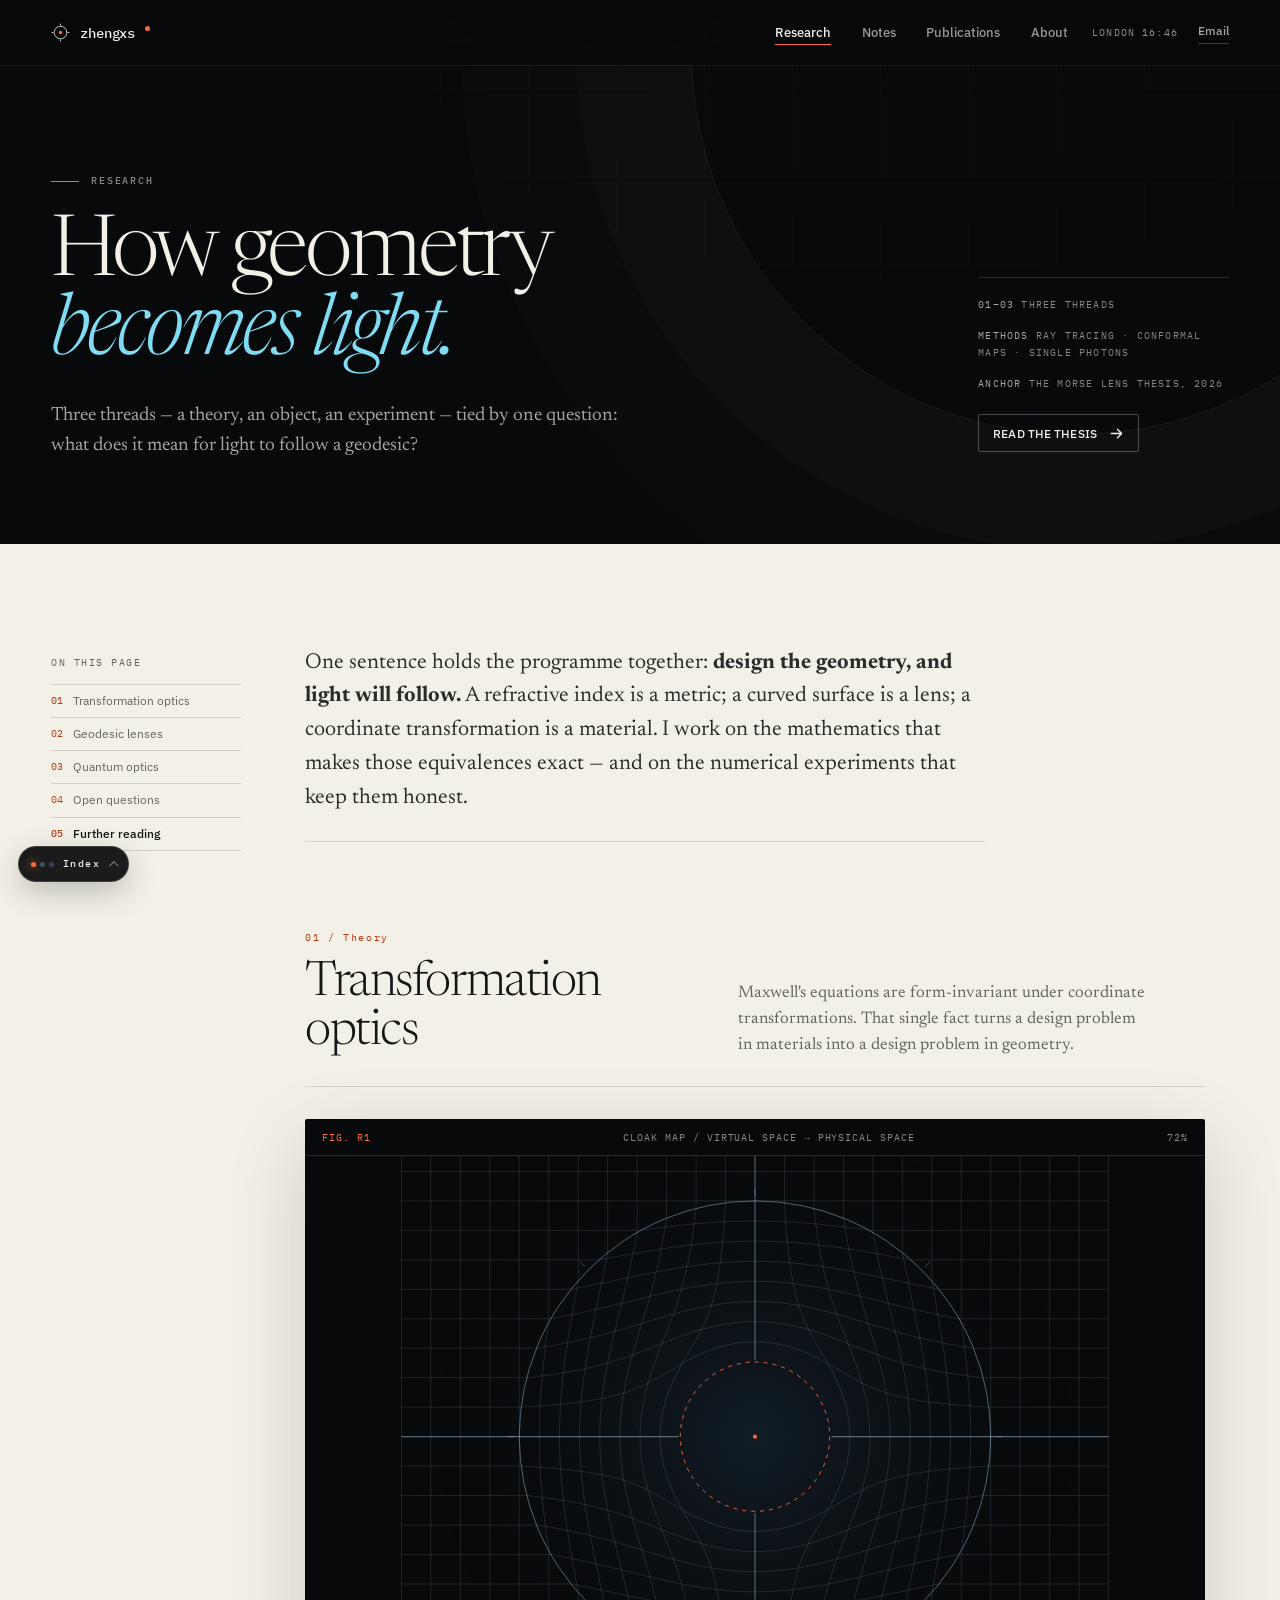
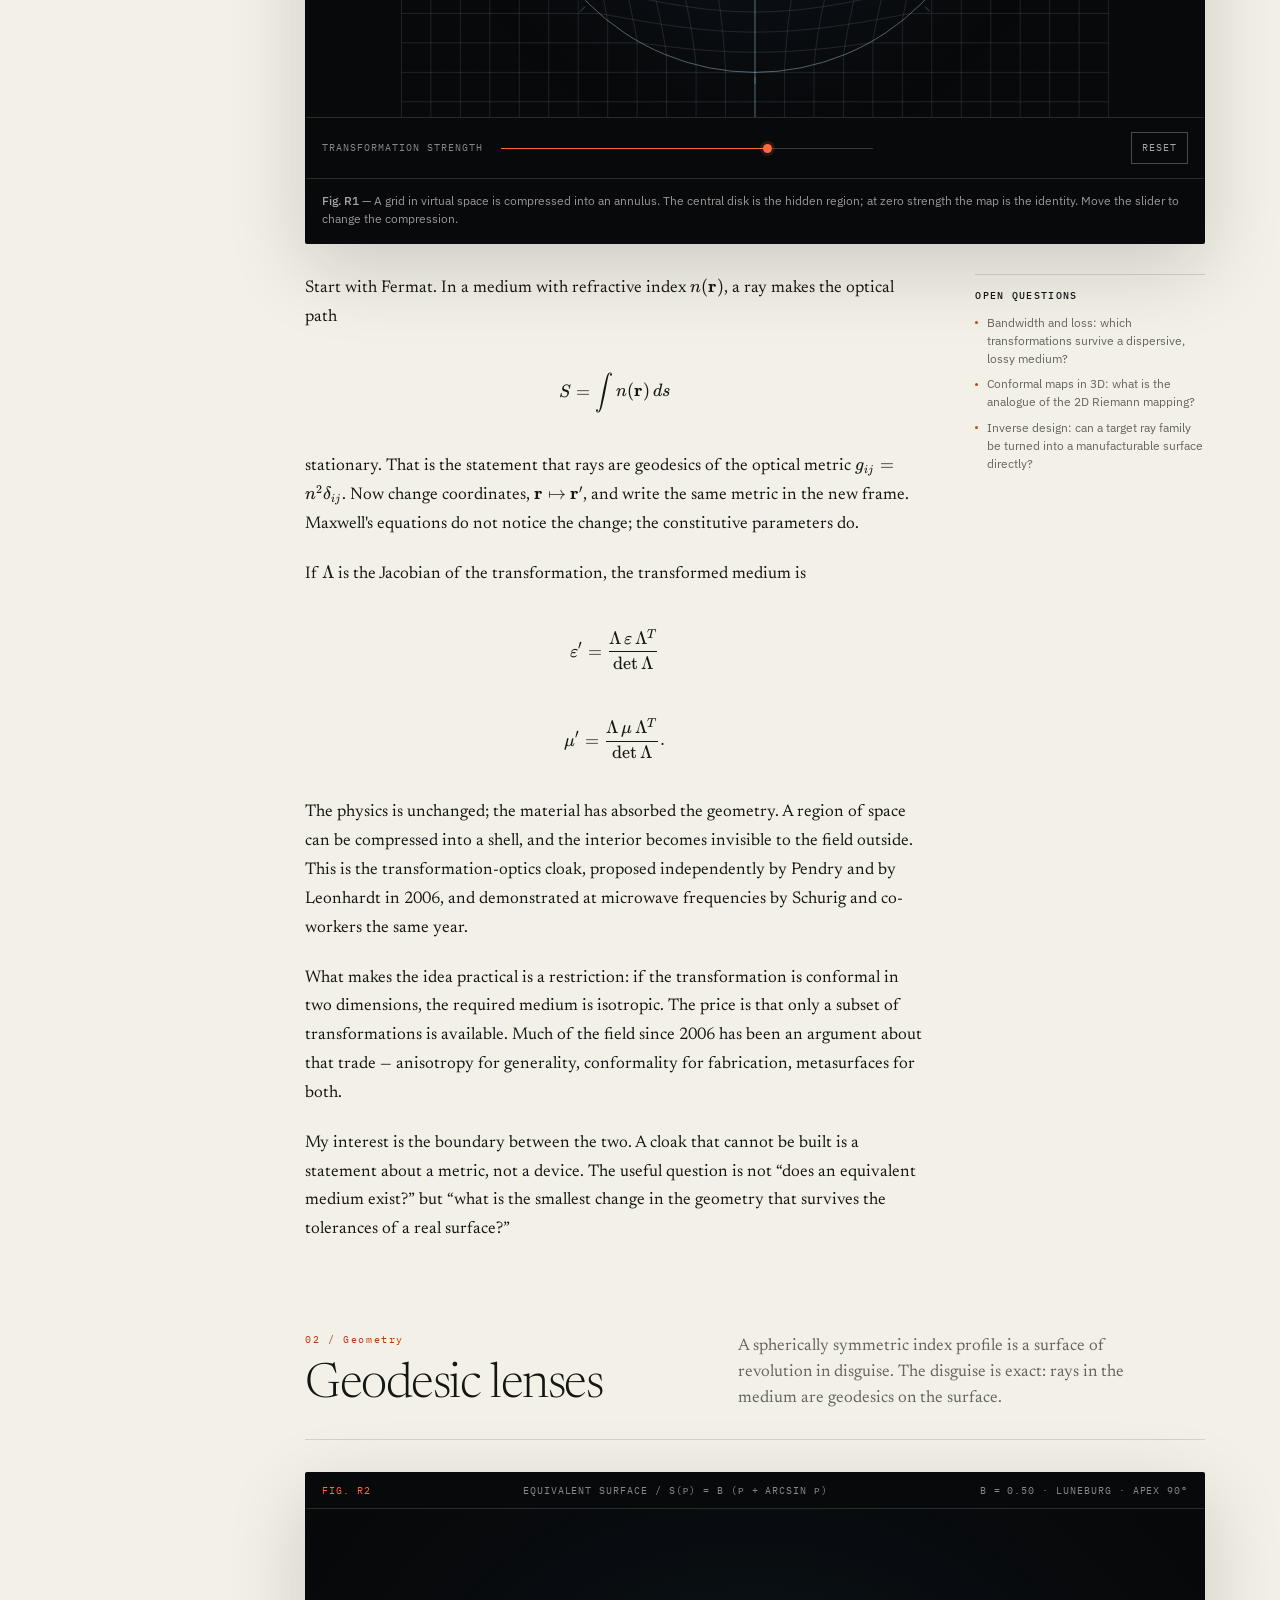
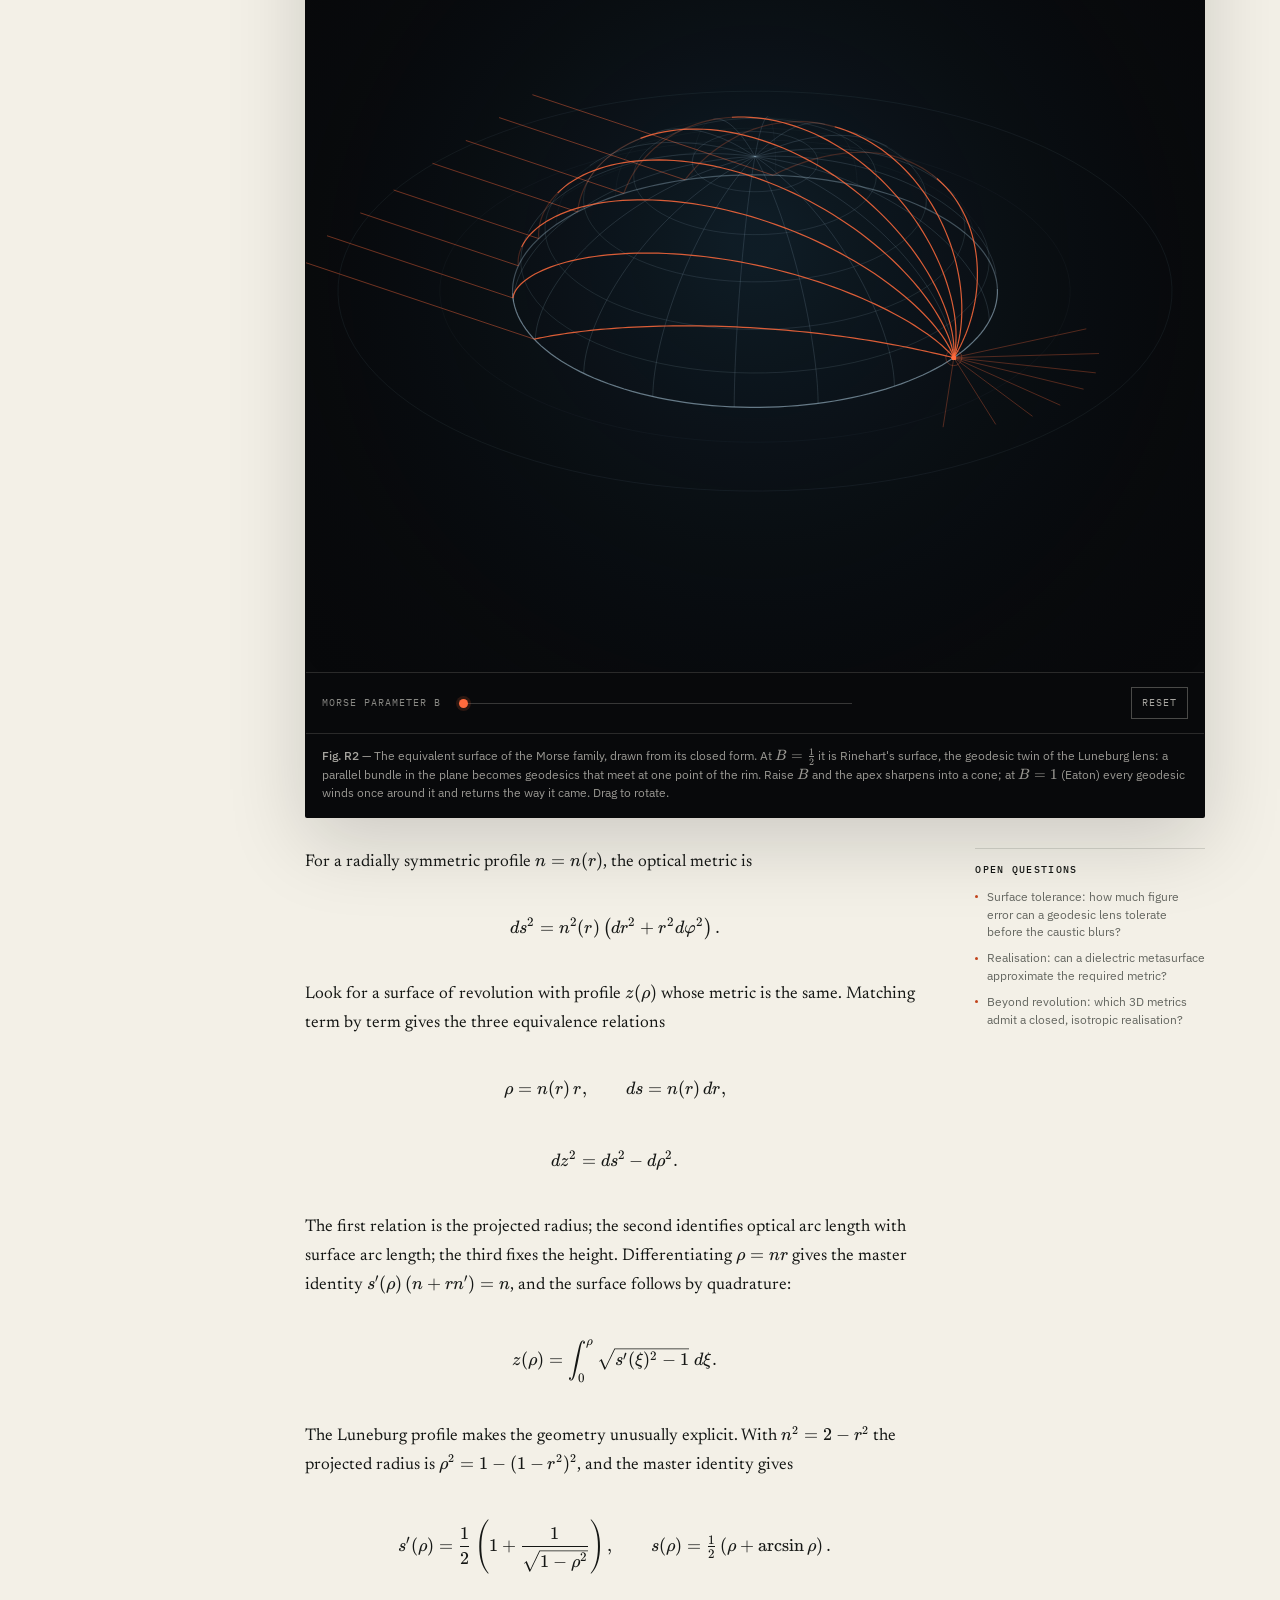
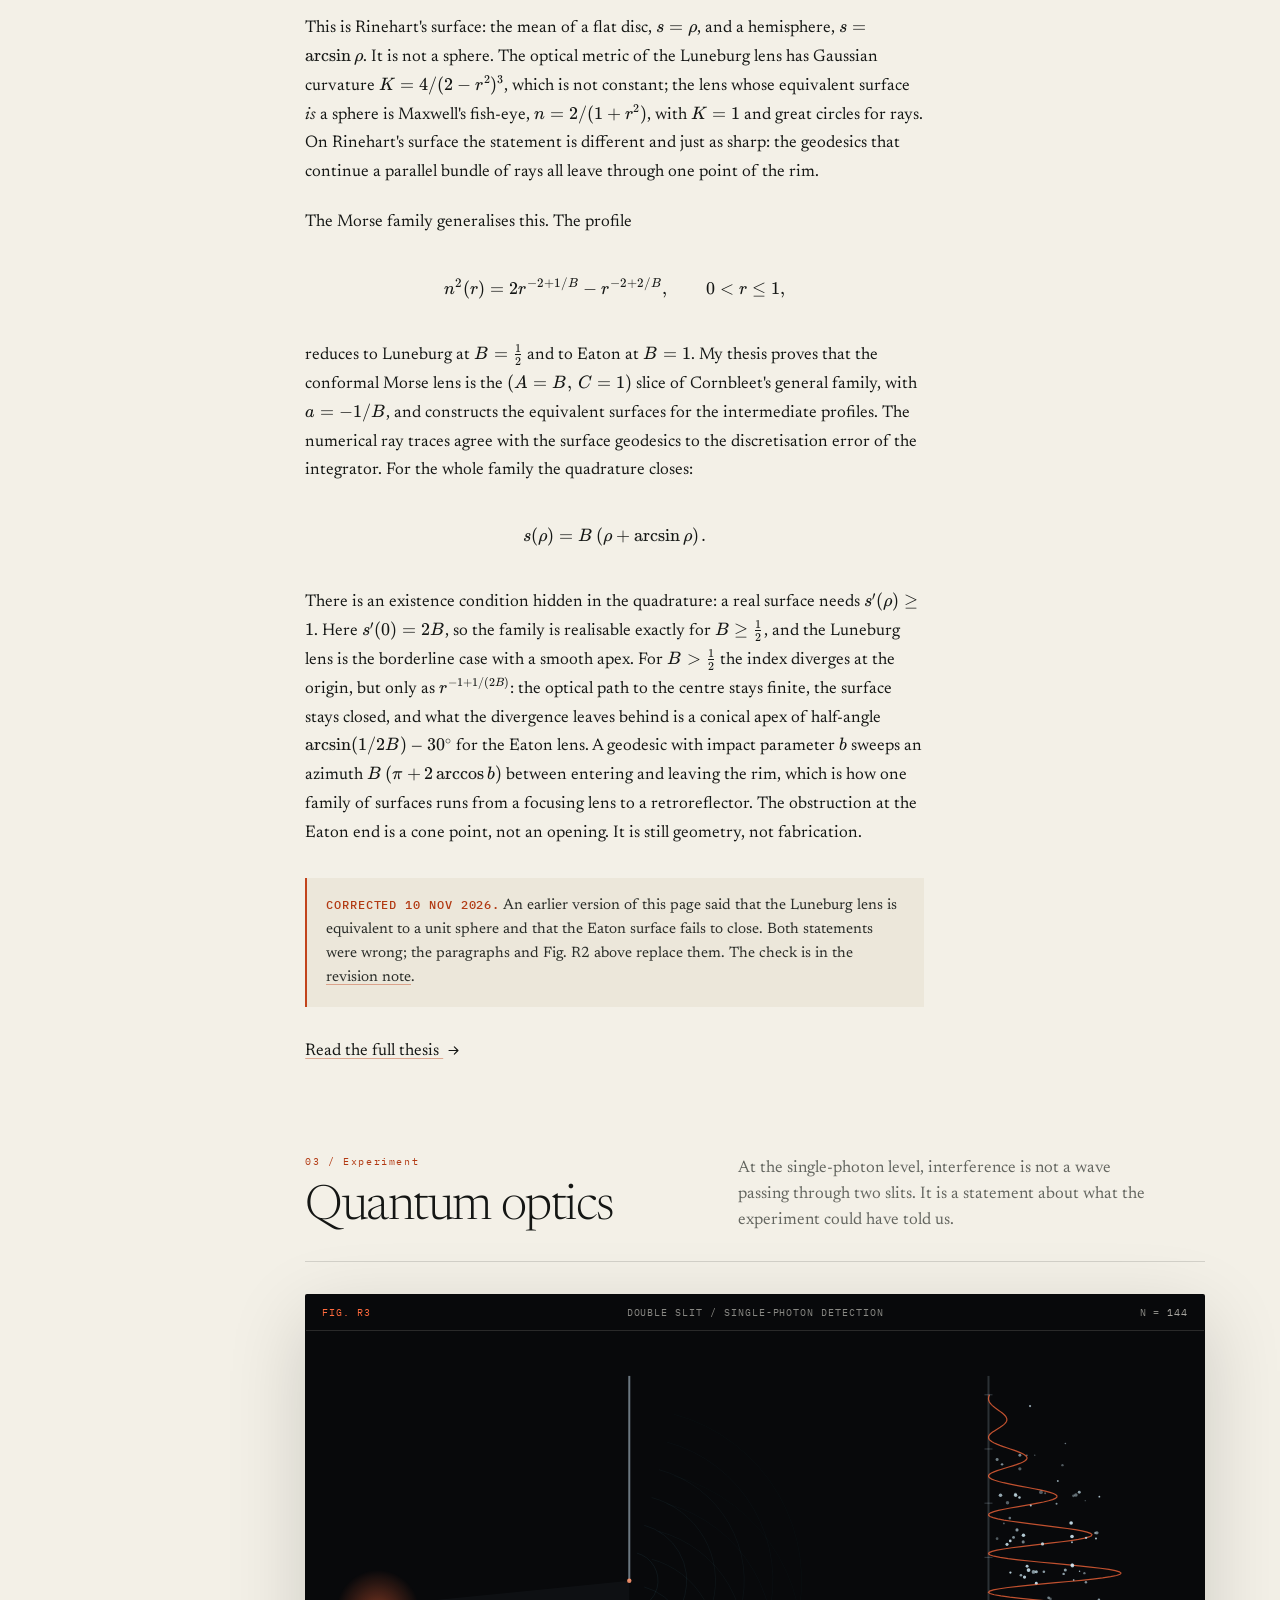
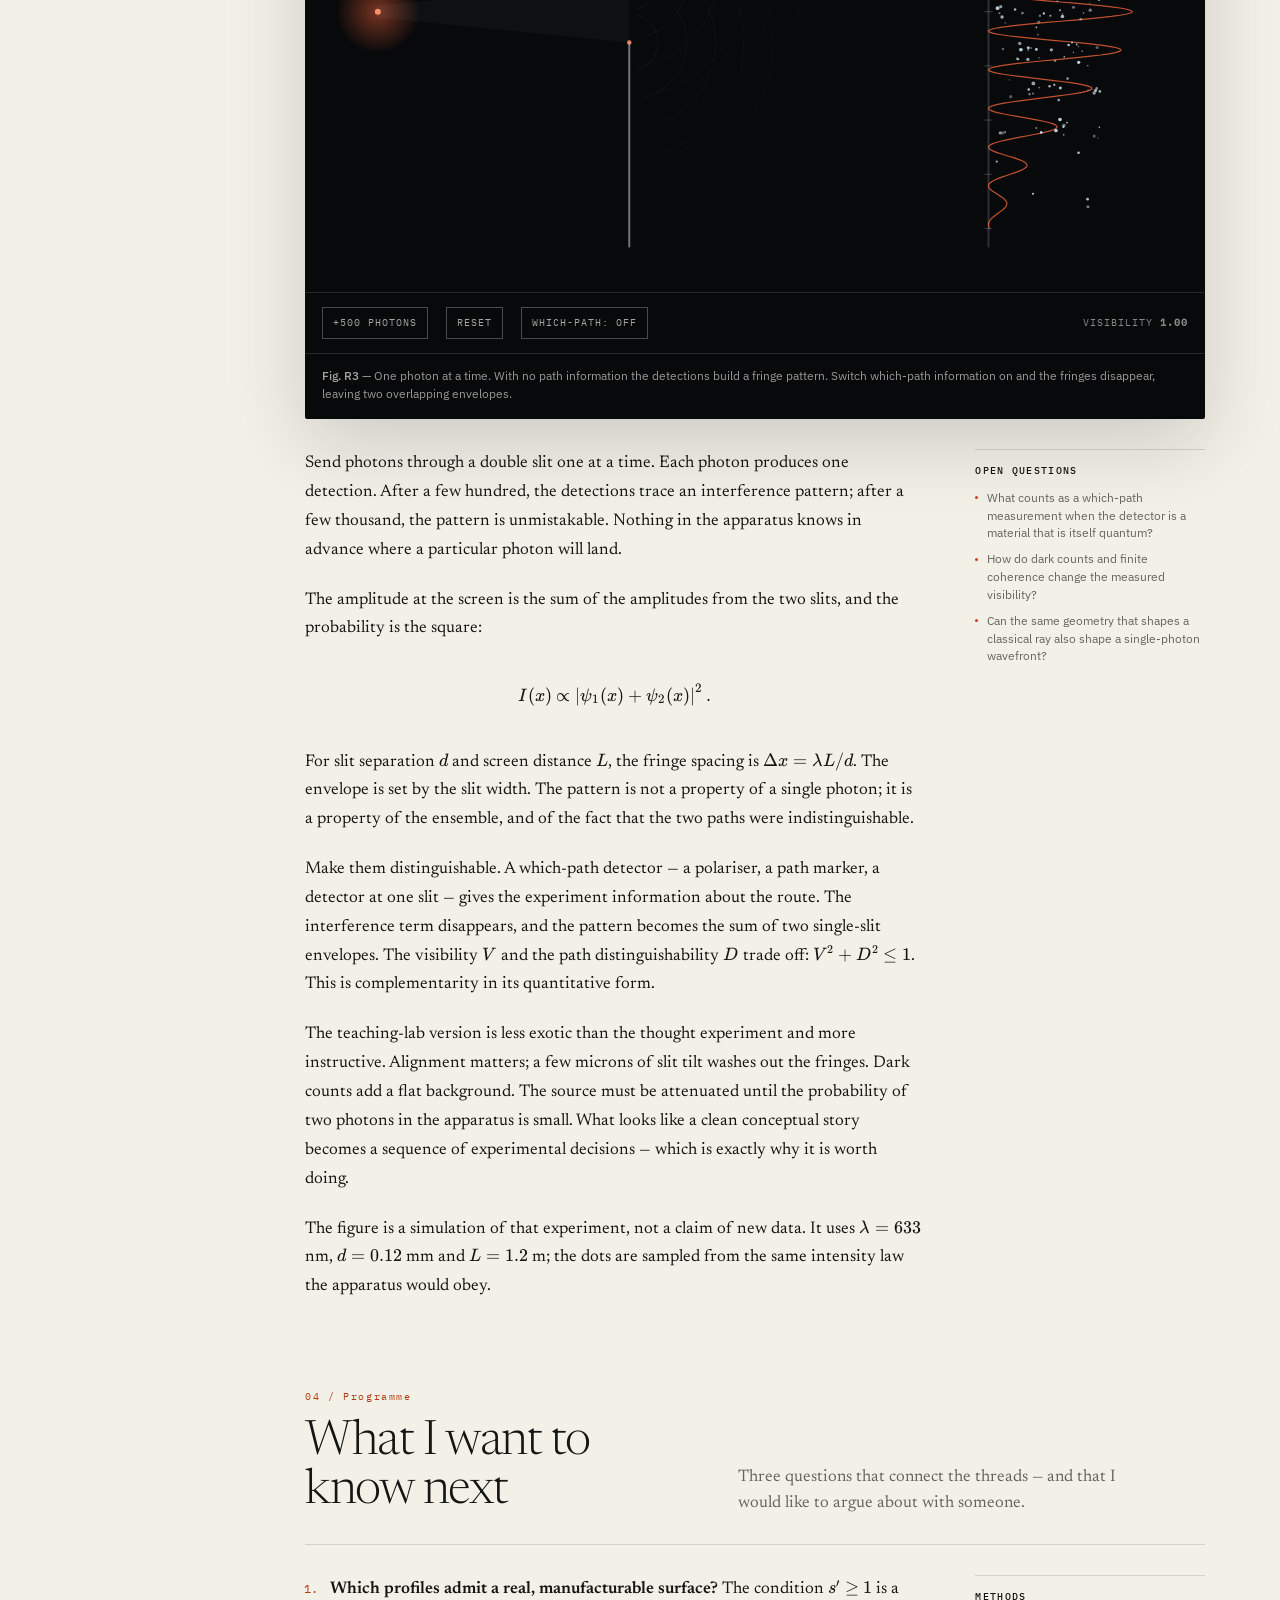
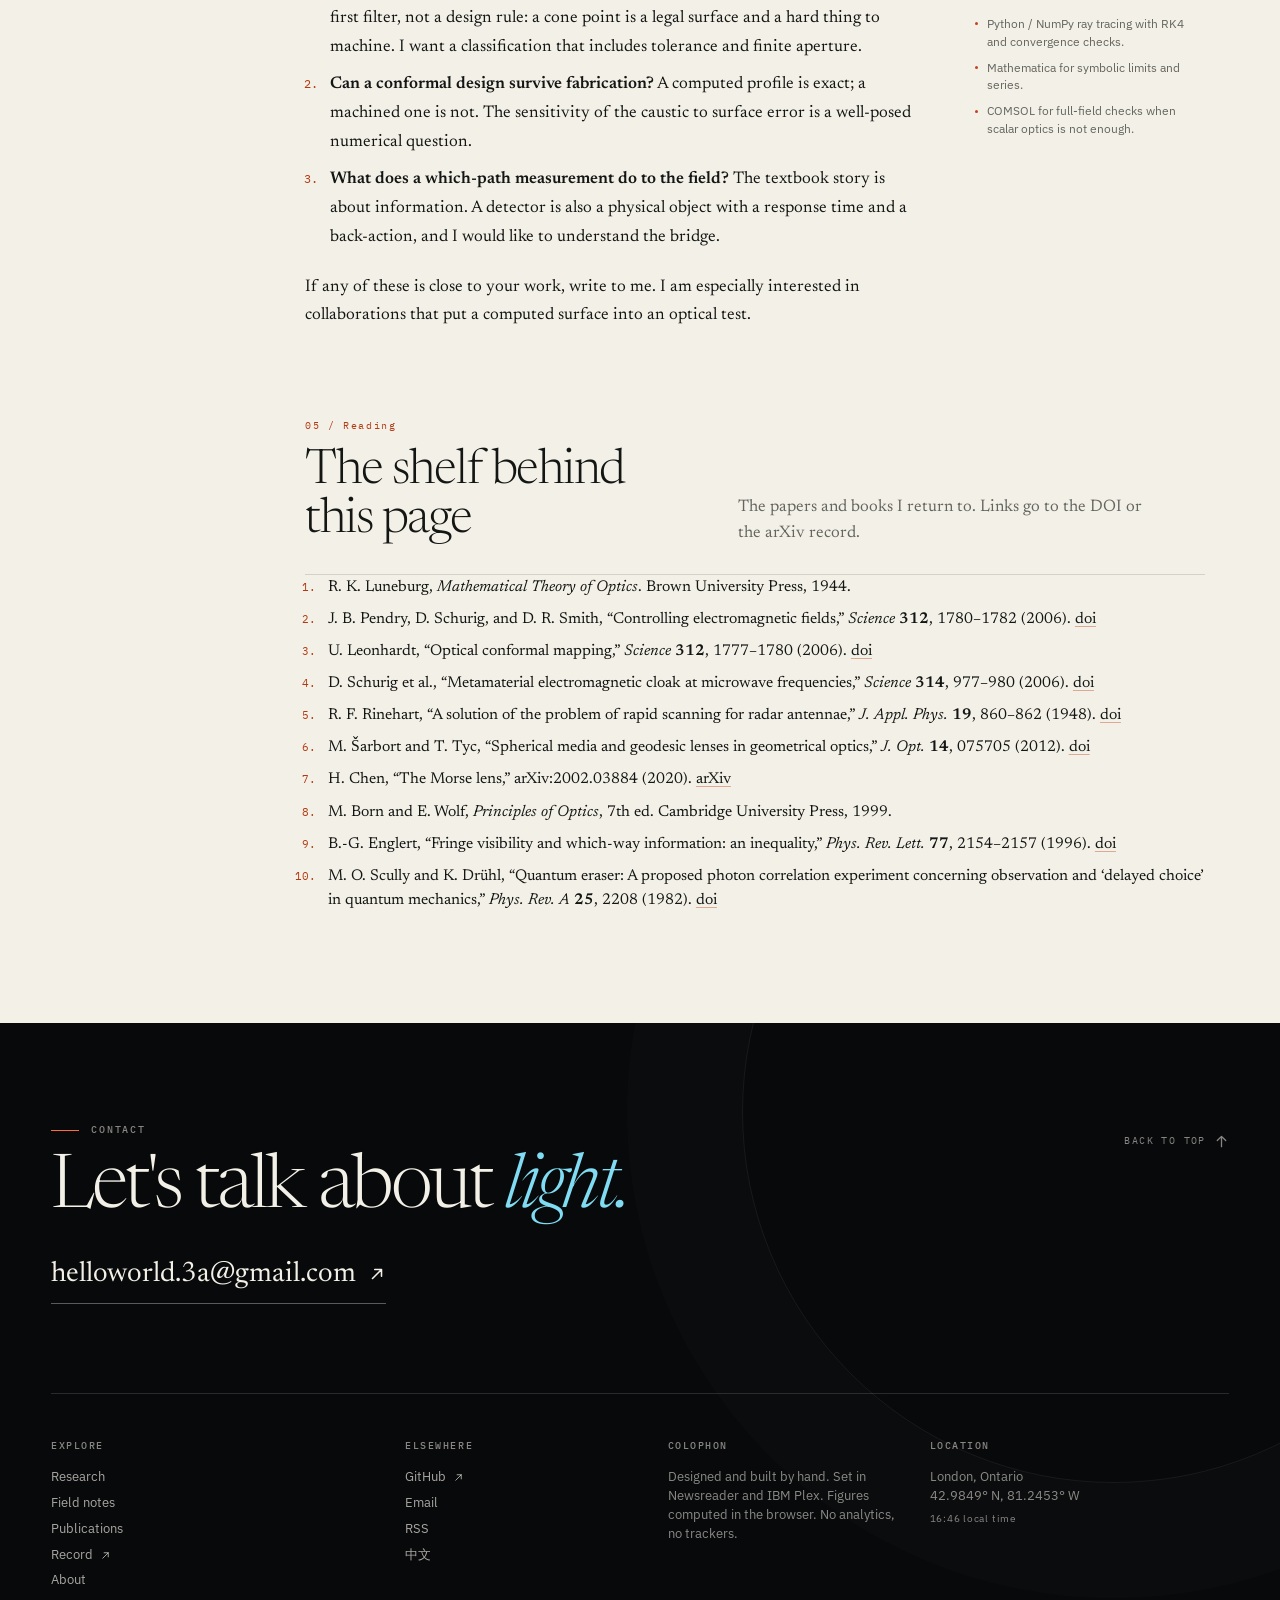
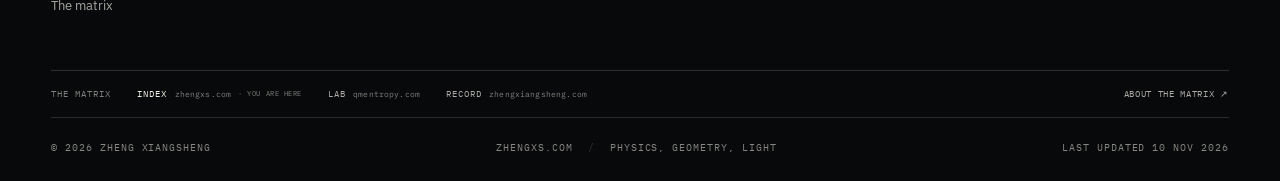
<file: research/index.html>
<!doctype html>
<html lang="en">
<head>
<meta charset="utf-8">
<meta name="viewport" content="width=device-width, initial-scale=1">
<title>Research — Zheng Xiangsheng</title>
<meta name="description" content="Transformation optics, geodesic lenses and single-photon interference: three ways geometry decides the path of light.">
<meta name="author" content="Zheng Xiangsheng">
<link rel="canonical" href="https://zhengxs.com/research/">
<meta name="theme-color" content="#08090B">
<meta name="color-scheme" content="light">
<meta name="matrix-site" content="index">
<meta name="robots" content="index, follow">

<meta property="og:type" content="website">
<meta property="og:site_name" content="Zheng Xiangsheng">
<meta property="og:title" content="Research — Zheng Xiangsheng">
<meta property="og:description" content="Transformation optics, geodesic lenses and single-photon interference: three ways geometry decides the path of light.">
<meta property="og:url" content="https://zhengxs.com/research/">
<meta property="og:image" content="https://zhengxs.com/assets/images/og.png">
<meta property="og:image:width" content="1200">
<meta property="og:image:height" content="630">
<meta property="og:locale" content="en_CA">

<meta name="twitter:card" content="summary_large_image">
<meta name="twitter:title" content="Research — Zheng Xiangsheng">
<meta name="twitter:description" content="Transformation optics, geodesic lenses and single-photon interference: three ways geometry decides the path of light.">
<meta name="twitter:image" content="https://zhengxs.com/assets/images/og.png">

<link rel="icon" type="image/svg+xml" href="/assets/images/favicon.svg">
<link rel="icon" type="image/png" sizes="32x32" href="/assets/images/favicon-32.png">
<link rel="apple-touch-icon" href="/assets/images/apple-touch-icon.png">
<link rel="manifest" href="/site.webmanifest">
<link rel="alternate" type="application/rss+xml" title="Field notes — Zheng Xiangsheng" href="/feed.xml">
<link rel="me" href="https://github.com/hello-zxs">

<link rel="preload" href="/assets/fonts/newsreader-var.woff2" as="font" type="font/woff2" crossorigin>
<link rel="preload" href="/assets/fonts/plex-sans-var.woff2" as="font" type="font/woff2" crossorigin>
<link rel="preload" href="/assets/fonts/plex-mono-400.woff2" as="font" type="font/woff2" crossorigin>
<link rel="stylesheet" href="/assets/css/site.css">
<link rel="stylesheet" href="/assets/matrix/matrix.css">
<link rel="stylesheet" href="/assets/vendor/katex/katex.min.css">
<script>
  document.documentElement.classList.add('js');
  window.addEventListener('error', function () {
    document.documentElement.classList.remove('js');
  });
</script>
<script type="application/ld+json">
{
  "@context": "https://schema.org",
  "@type": "Person",
  "@id": "https://zhengxiangsheng.com/#person",
  "name": "Zheng Xiangsheng",
  "alternateName": "郑翔升",
  "url": "https://zhengxs.com/",
  "jobTitle": "Physics MSc student",
  "affiliation": {
    "@type": "Organization",
    "name": "Western University"
  },
  "alumniOf": {
    "@type": "CollegeOrUniversity",
    "name": "Xiamen University Malaysia"
  },
  "knowsAbout": [
    "Transformation optics",
    "Geodesic lenses",
    "Gradient-index optics",
    "Quantum optics"
  ],
  "email": "mailto:helloworld.3a@gmail.com",
  "sameAs": [
    "https://github.com/hello-zxs",
    "https://qmentropy.com/",
    "https://zhengxiangsheng.com/"
  ]
}
</script>
</head>

<body class="page-inner">
<a class="skip" href="#main">Skip to content</a>
<header class="nav" data-nav>
  <div class="nav__inner">
    <a class="brand" href="/" aria-label="zhengxs — home">
      <svg class="brand__mark" viewBox="0 0 20 20" fill="none" aria-hidden="true">
        <circle cx="10" cy="10" r="6.6" stroke="currentColor" stroke-width="1"/>
        <circle cx="10" cy="10" r="1.8" fill="#FF6A3D"/>
        <path d="M10 .6v2.2M10 17.2v2.2M.6 10h2.2M17.2 10h2.2" stroke="currentColor" stroke-width="1"/>
      </svg>
      <span>zhengxs</span><span class="brand__dot" aria-hidden="true"></span>
    </a>
    <nav class="nav__links" aria-label="Primary">
      <a href="/research/" class="is-active" aria-current="page">Research</a><a href="/notes/">Notes</a><a href="/publications/">Publications</a><a href="/about/">About</a>
    </nav>
    <div class="nav__meta">
      <span class="nav__clock" data-clock>LONDON <b>--:--</b></span>
      <a class="nav__mail" href="mailto:helloworld.3a@gmail.com">Email</a>
      <button class="nav__menu" type="button" data-menu-open aria-expanded="false" aria-controls="site-menu">
        <span class="nav__menu-lines" aria-hidden="true"><i></i><i></i></span>
        <span class="open-label">Menu</span><span class="close-label">Close</span>
      </button>
    </div>
  </div>
</header>
<div class="menu" id="site-menu" aria-hidden="true">
  <nav class="menu__nav" aria-label="Menu">
    <a href="/"><span>Home</span><em aria-hidden="true">01</em></a><a href="/research/" class="is-active"><span>Research</span><em aria-hidden="true">02</em></a><a href="/notes/"><span>Notes</span><em aria-hidden="true">03</em></a><a href="/publications/"><span>Publications</span><em aria-hidden="true">04</em></a><a href="/about/"><span>About</span><em aria-hidden="true">05</em></a><a href="/matrix/"><span>The matrix</span><em aria-hidden="true">06</em></a><a href="/zh/"><span>中文</span><em aria-hidden="true">07</em></a>
  </nav>
  <div class="menu__foot">
    <div>Physics MSc · Western University<br>London, Ontario, Canada</div>
    <div><a href="mailto:helloworld.3a@gmail.com">helloworld.3a@gmail.com</a><br><a href="https://github.com/hello-zxs">github.com/hello-zxs</a></div>
  </div>
</div>

<main id="main">
<header class="masthead">
  <div class="wrap">
    <div class="masthead__grid">
      <div>
        <p class="kicker kicker--light">Research</p>
        <h1 class="masthead__title">How geometry <em>becomes light.</em></h1>
        <p class="masthead__dek">Three threads — a theory, an object, an experiment — tied by one question: what does it mean for light to follow a geodesic?</p>
      </div>
      <aside class="masthead__side">
        <span><b>01–03</b> Three threads</span>
        <span><b>Methods</b> Ray tracing · conformal maps · single photons</span>
        <span><b>Anchor</b> The Morse lens thesis, 2026</span>
        <a class="btn btn--ghost btn--sm" href="/papers/morse-lens/">Read the thesis <svg class="arr" viewBox="0 0 16 16" aria-hidden="true"><path d="M2.5 8h10.5M9 3.5 13.5 8 9 12.5"/></svg></a>
      </aside>
    </div>
  </div>
</header>

<div class="read-progress" data-progress></div>

<section class="page-body">
  <div class="wrap">
    <div class="research-layout">
      <aside class="research-toc" aria-label="On this page">
        <p class="research-toc__title">On this page</p>
        <a href="#transformation-optics" data-toc-link><span>01</span> Transformation optics</a>
        <a href="#geodesic-lenses" data-toc-link><span>02</span> Geodesic lenses</a>
        <a href="#quantum-optics" data-toc-link><span>03</span> Quantum optics</a>
        <a href="#open-questions" data-toc-link><span>04</span> Open questions</a>
        <a href="#reading" data-toc-link><span>05</span> Further reading</a>
      </aside>

      <div class="research-main">
        <div class="research-intro reveal">
          <p>One sentence holds the programme together: <strong>design the geometry, and light will follow.</strong> A refractive index is a metric; a curved surface is a lens; a coordinate transformation is a material. I work on the mathematics that makes those equivalences exact — and on the numerical experiments that keep them honest.</p>
        </div>

        <section class="research-section" id="transformation-optics">
          <div class="research-section__head reveal">
            <div>
              <span class="research-section__no">01 / Theory</span>
              <h2>Transformation optics</h2>
            </div>
            <p>Maxwell's equations are form-invariant under coordinate transformations. That single fact turns a design problem in materials into a design problem in geometry.</p>
          </div>

          <figure class="lab reveal">
            <div class="lab__bar">
              <span class="lab__id">Fig. R1</span>
              <span class="lab__title">Cloak map / virtual space → physical space</span>
              <span data-cloak-readout>72%</span>
            </div>
            <div class="lab__stage">
              <canvas data-cloak role="img" aria-label="A Cartesian grid distorted by a transformation-optics cloak map, with a circular hidden region at the centre."></canvas>
            </div>
            <div class="lab__controls">
              <label for="cloak-strength">Transformation strength</label>
              <input class="range" id="cloak-strength" type="range" min="0" max="1" step="0.01" value="0.72" data-cloak-range>
              <span class="lab__spacer"></span>
              <button class="btn-lab" type="button" data-cloak-reset>Reset</button>
            </div>
            <figcaption class="lab__foot"><b>Fig. R1</b> — A grid in virtual space is compressed into an annulus. The central disk is the hidden region; at zero strength the map is the identity. Move the slider to change the compression.</figcaption>
          </figure>

          <div class="research-section__body">
            <div class="prose">
              <p>Start with Fermat. In a medium with refractive index $n(\mathbf{r})$, a ray makes the optical path</p>
              <p class="math-display">\[ S=\int n(\mathbf{r})\,ds \]</p>
              <p>stationary. That is the statement that rays are geodesics of the optical metric $g_{ij}=n^{2}\delta_{ij}$. Now change coordinates, $\mathbf{r}\mapsto\mathbf{r}'$, and write the same metric in the new frame. Maxwell's equations do not notice the change; the constitutive parameters do.</p>
              <p>If $\Lambda$ is the Jacobian of the transformation, the transformed medium is</p>
              <p class="math-display">\[ \varepsilon'=\frac{\Lambda\,\varepsilon\,\Lambda^{T}}{\det\Lambda} \]</p>
              <p class="math-display">\[ \mu'=\frac{\Lambda\,\mu\,\Lambda^{T}}{\det\Lambda}. \]</p>
              <p>The physics is unchanged; the material has absorbed the geometry. A region of space can be compressed into a shell, and the interior becomes invisible to the field outside. This is the transformation-optics cloak, proposed independently by Pendry and by Leonhardt in 2006, and demonstrated at microwave frequencies by Schurig and co-workers the same year.</p>
              <p>What makes the idea practical is a restriction: if the transformation is conformal in two dimensions, the required medium is isotropic. The price is that only a subset of transformations is available. Much of the field since 2006 has been an argument about that trade — anisotropy for generality, conformality for fabrication, metasurfaces for both.</p>
              <p>My interest is the boundary between the two. A cloak that cannot be built is a statement about a metric, not a device. The useful question is not “does an equivalent medium exist?” but “what is the smallest change in the geometry that survives the tolerances of a real surface?”</p>
            </div>
            <aside class="research-section__notes">
              <h3>Open questions</h3>
              <ul>
                <li>Bandwidth and loss: which transformations survive a dispersive, lossy medium?</li>
                <li>Conformal maps in 3D: what is the analogue of the 2D Riemann mapping?</li>
                <li>Inverse design: can a target ray family be turned into a manufacturable surface directly?</li>
              </ul>
            </aside>
          </div>
        </section>

        <section class="research-section" id="geodesic-lenses">
          <div class="research-section__head reveal">
            <div>
              <span class="research-section__no">02 / Geometry</span>
              <h2>Geodesic lenses</h2>
            </div>
            <p>A spherically symmetric index profile is a surface of revolution in disguise. The disguise is exact: rays in the medium are geodesics on the surface.</p>
          </div>

          <figure class="lab reveal">
            <div class="lab__bar">
              <span class="lab__id">Fig. R2</span>
              <span class="lab__title">Equivalent surface / s(ρ) = B (ρ + arcsin ρ)</span>
              <span data-surface-readout>B = 0.50 · Luneburg · apex 90°</span>
            </div>
            <div class="lab__stage lab__stage--tall">
              <canvas data-surface role="img" aria-label="A wireframe dome, the equivalent geodesic surface of the lens, standing on a plane. Parallel rays in the plane climb the dome as orange geodesics. For the Luneburg lens they all leave through one point on the rim; as the slider moves towards the Eaton lens the apex sharpens into a cone and the geodesics wind around it and return."></canvas>
            </div>
            <div class="lab__controls">
              <label for="surface-b">Morse parameter B</label>
              <input class="range" id="surface-b" type="range" min="0.5" max="1" step="0.005" value="0.5" data-surface-range>
              <span class="lab__spacer"></span>
              <button class="btn-lab" type="button" data-surface-reset>Reset</button>
            </div>
            <figcaption class="lab__foot"><b>Fig. R2</b> — The equivalent surface of the Morse family, drawn from its closed form. At $B=\tfrac12$ it is Rinehart's surface, the geodesic twin of the Luneburg lens: a parallel bundle in the plane becomes geodesics that meet at one point of the rim. Raise $B$ and the apex sharpens into a cone; at $B=1$ (Eaton) every geodesic winds once around it and returns the way it came. Drag to rotate.</figcaption>
          </figure>

          <div class="research-section__body">
            <div class="prose">
              <p>For a radially symmetric profile $n=n(r)$, the optical metric is</p>
              <p class="math-display">\[ ds^{2}=n^{2}(r)\left(dr^{2}+r^{2}d\varphi^{2}\right). \]</p>
              <p>Look for a surface of revolution with profile $z(\rho)$ whose metric is the same. Matching term by term gives the three equivalence relations</p>
              <p class="math-display">\[ \rho=n(r)\,r,\qquad ds=n(r)\,dr, \]</p>
              <p class="math-display">\[ dz^{2}=ds^{2}-d\rho^{2}. \]</p>
              <p>The first relation is the projected radius; the second identifies optical arc length with surface arc length; the third fixes the height. Differentiating $\rho=nr$ gives the master identity $s'(\rho)\,(n+rn')=n$, and the surface follows by quadrature:</p>
              <p class="math-display">\[ z(\rho)=\int_{0}^{\rho}\sqrt{s'(\xi)^{2}-1}\;d\xi. \]</p>
              <p>The Luneburg profile makes the geometry unusually explicit. With $n^{2}=2-r^{2}$ the projected radius is $\rho^{2}=1-(1-r^{2})^{2}$, and the master identity gives</p>
              <p class="math-display">\[ s'(\rho)=\frac12\left(1+\frac{1}{\sqrt{1-\rho^{2}}}\right),\qquad s(\rho)=\tfrac12\left(\rho+\arcsin\rho\right). \]</p>
              <p>This is Rinehart's surface: the mean of a flat disc, $s=\rho$, and a hemisphere, $s=\arcsin\rho$. It is not a sphere. The optical metric of the Luneburg lens has Gaussian curvature $K=4/(2-r^{2})^{3}$, which is not constant; the lens whose equivalent surface <em>is</em> a sphere is Maxwell's fish-eye, $n=2/(1+r^{2})$, with $K=1$ and great circles for rays. On Rinehart's surface the statement is different and just as sharp: the geodesics that continue a parallel bundle of rays all leave through one point of the rim.</p>
              <p>The Morse family generalises this. The profile</p>
              <p class="math-display">\[ n^{2}(r)=2r^{-2+1/B}-r^{-2+2/B},\qquad 0&lt;r\le 1, \]</p>
              <p>reduces to Luneburg at $B=\tfrac12$ and to Eaton at $B=1$. My thesis proves that the conformal Morse lens is the $(A=B,\,C=1)$ slice of Cornbleet's general family, with $a=-1/B$, and constructs the equivalent surfaces for the intermediate profiles. The numerical ray traces agree with the surface geodesics to the discretisation error of the integrator. For the whole family the quadrature closes:</p>
              <p class="math-display">\[ s(\rho)=B\left(\rho+\arcsin\rho\right). \]</p>
              <p>There is an existence condition hidden in the quadrature: a real surface needs $s'(\rho)\ge1$. Here $s'(0)=2B$, so the family is realisable exactly for $B\ge\tfrac12$, and the Luneburg lens is the borderline case with a smooth apex. For $B&gt;\tfrac12$ the index diverges at the origin, but only as $r^{-1+1/(2B)}$: the optical path to the centre stays finite, the surface stays closed, and what the divergence leaves behind is a conical apex of half-angle $\arcsin(1/2B)$ — $30^{\circ}$ for the Eaton lens. A geodesic with impact parameter $b$ sweeps an azimuth $B\,(\pi+2\arccos b)$ between entering and leaving the rim, which is how one family of surfaces runs from a focusing lens to a retroreflector. The obstruction at the Eaton end is a cone point, not an opening. It is still geometry, not fabrication.</p>
              <p class="correction"><b>Corrected 10 Nov 2026.</b> An earlier version of this page said that the Luneburg lens is equivalent to a unit sphere and that the Eaton surface fails to close. Both statements were wrong; the paragraphs and Fig. R2 above replace them. The check is in the <a href="/notes/why-a-lens-is-a-surface/#revisions">revision note</a>.</p>
              <p><a href="/papers/morse-lens/">Read the full thesis <svg class="arr" viewBox="0 0 16 16" aria-hidden="true"><path d="M2.5 8h10.5M9 3.5 13.5 8 9 12.5"/></svg></a></p>
            </div>
            <aside class="research-section__notes">
              <h3>Open questions</h3>
              <ul>
                <li>Surface tolerance: how much figure error can a geodesic lens tolerate before the caustic blurs?</li>
                <li>Realisation: can a dielectric metasurface approximate the required metric?</li>
                <li>Beyond revolution: which 3D metrics admit a closed, isotropic realisation?</li>
              </ul>
            </aside>
          </div>
        </section>

        <section class="research-section" id="quantum-optics">
          <div class="research-section__head reveal">
            <div>
              <span class="research-section__no">03 / Experiment</span>
              <h2>Quantum optics</h2>
            </div>
            <p>At the single-photon level, interference is not a wave passing through two slits. It is a statement about what the experiment could have told us.</p>
          </div>

          <figure class="lab reveal">
            <div class="lab__bar">
              <span class="lab__id">Fig. R3</span>
              <span class="lab__title">Double slit / single-photon detection</span>
              <span>N = <b data-photon-count>0</b></span>
            </div>
            <div class="lab__stage">
              <canvas data-photons role="img" aria-label="Single photons arriving one at a time on a detector screen, building up a double-slit interference pattern."></canvas>
            </div>
            <div class="lab__controls">
              <button class="btn-lab" type="button" data-photon-fire>+500 photons</button>
              <button class="btn-lab" type="button" data-photon-reset>Reset</button>
              <button class="btn-lab" type="button" data-photon-mode>Which-path: <span data-photon-mode-label>OFF</span></button>
              <span class="lab__spacer"></span>
              <span>Visibility <b data-photon-vis>0.98</b></span>
            </div>
            <figcaption class="lab__foot"><b>Fig. R3</b> — One photon at a time. With no path information the detections build a fringe pattern. Switch which-path information on and the fringes disappear, leaving two overlapping envelopes.</figcaption>
          </figure>

          <div class="research-section__body">
            <div class="prose">
              <p>Send photons through a double slit one at a time. Each photon produces one detection. After a few hundred, the detections trace an interference pattern; after a few thousand, the pattern is unmistakable. Nothing in the apparatus knows in advance where a particular photon will land.</p>
              <p>The amplitude at the screen is the sum of the amplitudes from the two slits, and the probability is the square:</p>
              <p class="math-display">\[ I(x)\propto\left|\psi_{1}(x)+\psi_{2}(x)\right|^{2}. \]</p>
              <p>For slit separation $d$ and screen distance $L$, the fringe spacing is $\Delta x=\lambda L/d$. The envelope is set by the slit width. The pattern is not a property of a single photon; it is a property of the ensemble, and of the fact that the two paths were indistinguishable.</p>
              <p>Make them distinguishable. A which-path detector — a polariser, a path marker, a detector at one slit — gives the experiment information about the route. The interference term disappears, and the pattern becomes the sum of two single-slit envelopes. The visibility $V$ and the path distinguishability $D$ trade off: $V^{2}+D^{2}\le1$. This is complementarity in its quantitative form.</p>
              <p>The teaching-lab version is less exotic than the thought experiment and more instructive. Alignment matters; a few microns of slit tilt washes out the fringes. Dark counts add a flat background. The source must be attenuated until the probability of two photons in the apparatus is small. What looks like a clean conceptual story becomes a sequence of experimental decisions — which is exactly why it is worth doing.</p>
              <p>The figure is a simulation of that experiment, not a claim of new data. It uses $\lambda=633$ nm, $d=0.12$ mm and $L=1.2$ m; the dots are sampled from the same intensity law the apparatus would obey.</p>
            </div>
            <aside class="research-section__notes">
              <h3>Open questions</h3>
              <ul>
                <li>What counts as a which-path measurement when the detector is a material that is itself quantum?</li>
                <li>How do dark counts and finite coherence change the measured visibility?</li>
                <li>Can the same geometry that shapes a classical ray also shape a single-photon wavefront?</li>
              </ul>
            </aside>
          </div>
        </section>

        <section class="research-section" id="open-questions">
          <div class="research-section__head reveal">
            <div>
              <span class="research-section__no">04 / Programme</span>
              <h2>What I want to know next</h2>
            </div>
            <p>Three questions that connect the threads — and that I would like to argue about with someone.</p>
          </div>
          <div class="research-section__body">
            <div class="prose">
              <ol>
                <li><strong>Which profiles admit a real, manufacturable surface?</strong> The condition $s'\ge1$ is a first filter, not a design rule: a cone point is a legal surface and a hard thing to machine. I want a classification that includes tolerance and finite aperture.</li>
                <li><strong>Can a conformal design survive fabrication?</strong> A computed profile is exact; a machined one is not. The sensitivity of the caustic to surface error is a well-posed numerical question.</li>
                <li><strong>What does a which-path measurement do to the field?</strong> The textbook story is about information. A detector is also a physical object with a response time and a back-action, and I would like to understand the bridge.</li>
              </ol>
              <p>If any of these is close to your work, write to me. I am especially interested in collaborations that put a computed surface into an optical test.</p>
            </div>
            <aside class="research-section__notes">
              <h3>Methods</h3>
              <ul>
                <li>Python / NumPy ray tracing with RK4 and convergence checks.</li>
                <li>Mathematica for symbolic limits and series.</li>
                <li>COMSOL for full-field checks when scalar optics is not enough.</li>
              </ul>
            </aside>
          </div>
        </section>

        <section class="research-section" id="reading">
          <div class="research-section__head reveal">
            <div>
              <span class="research-section__no">05 / Reading</span>
              <h2>The shelf behind this page</h2>
            </div>
            <p>The papers and books I return to. Links go to the DOI or the arXiv record.</p>
          </div>
          <div class="prose reveal">
            <ol class="reading-list">
              <li>R. K. Luneburg, <em>Mathematical Theory of Optics</em>. Brown University Press, 1944.</li>
              <li>J. B. Pendry, D. Schurig, and D. R. Smith, “Controlling electromagnetic fields,” <em>Science</em> <strong>312</strong>, 1780–1782 (2006). <a href="https://doi.org/10.1126/science.1125907">doi</a></li>
              <li>U. Leonhardt, “Optical conformal mapping,” <em>Science</em> <strong>312</strong>, 1777–1780 (2006). <a href="https://doi.org/10.1126/science.1126493">doi</a></li>
              <li>D. Schurig et al., “Metamaterial electromagnetic cloak at microwave frequencies,” <em>Science</em> <strong>314</strong>, 977–980 (2006). <a href="https://doi.org/10.1126/science.1133628">doi</a></li>
              <li>R. F. Rinehart, “A solution of the problem of rapid scanning for radar antennae,” <em>J. Appl. Phys.</em> <strong>19</strong>, 860–862 (1948). <a href="https://doi.org/10.1063/1.1698221">doi</a></li>
              <li>M. Šarbort and T. Tyc, “Spherical media and geodesic lenses in geometrical optics,” <em>J. Opt.</em> <strong>14</strong>, 075705 (2012). <a href="https://doi.org/10.1088/2040-8978/14/7/075705">doi</a></li>
              <li>H. Chen, “The Morse lens,” arXiv:2002.03884 (2020). <a href="https://arxiv.org/abs/2002.03884">arXiv</a></li>
              <li>M. Born and E. Wolf, <em>Principles of Optics</em>, 7th ed. Cambridge University Press, 1999.</li>
              <li>B.-G. Englert, “Fringe visibility and which-way information: an inequality,” <em>Phys. Rev. Lett.</em> <strong>77</strong>, 2154–2157 (1996). <a href="https://doi.org/10.1103/PhysRevLett.77.2154">doi</a></li>
              <li>M. O. Scully and K. Drühl, “Quantum eraser: A proposed photon correlation experiment concerning observation and ‘delayed choice’ in quantum mechanics,” <em>Phys. Rev. A</em> <strong>25</strong>, 2208 (1982). <a href="https://doi.org/10.1103/PhysRevA.25.2208">doi</a></li>
            </ol>
          </div>
        </section>
      </div>
    </div>
  </div>
</section>

</main>

<footer class="footer">
  <div class="wrap">
    <div class="footer__cta">
      <div>
        <p class="kicker kicker--light">Contact</p>
        <h2>Let's talk about <em>light.</em></h2>
        <a class="footer__email" href="mailto:helloworld.3a@gmail.com">helloworld.3a@gmail.com <svg class="arr" viewBox="0 0 16 16" aria-hidden="true"><path d="M4 12 12 4M6 4h6v6"/></svg></a>
      </div>
      <a class="footer__toplink" href="#">Back to top <svg class="arr" viewBox="0 0 16 16" aria-hidden="true"><path d="M8 13.5V2.5M3.5 7 8 2.5 12.5 7"/></svg></a>
    </div>
    <div class="footer__grid">
      <div class="footer__col">
        <h3>Explore</h3>
        <a href="/research/">Research</a>
        <a href="/notes/">Field notes</a>
        <a href="/publications/">Publications</a>
        <a href="https://zhengxiangsheng.com/#record">Record <svg class="arr" viewBox="0 0 16 16" aria-hidden="true"><path d="M4 12 12 4M6 4h6v6"/></svg></a>
        <a href="/about/">About</a>
        <a href="/matrix/">The matrix</a>
      </div>
      <div class="footer__col">
        <h3>Elsewhere</h3>
        <a href="https://github.com/hello-zxs">GitHub <svg class="arr" viewBox="0 0 16 16" aria-hidden="true"><path d="M4 12 12 4M6 4h6v6"/></svg></a>
        <a href="mailto:helloworld.3a@gmail.com">Email</a>
        <a href="/feed.xml">RSS</a>
        <a href="/zh/" lang="zh-Hans">中文</a>
      </div>
      <div class="footer__col">
        <h3>Colophon</h3>
        <p>Designed and built by hand. Set in Newsreader and IBM Plex. Figures computed in the browser. No analytics, no trackers.</p>
      </div>
      <div class="footer__col">
        <h3>Location</h3>
        <p>London, Ontario<br>42.9849° N, 81.2453° W</p>
        <p class="mono"><span data-clock>--:--</span> local time</p>
      </div>
    </div>
    <nav class="mx-strip" aria-label="The matrix">
      <span class="mx-strip__label">The matrix</span>
      <a data-site="index" class="is-current" aria-current="page" href="https://zhengxs.com/">Index <em>zhengxs.com</em></a>
      <a data-site="lab" href="https://qmentropy.com/">Lab <em>qmentropy.com</em></a>
      <a data-site="record" href="https://zhengxiangsheng.com/">Record <em>zhengxiangsheng.com</em></a>
      <a class="mx-strip__about" href="/matrix/">About the matrix &nearr;</a>
    </nav>
    <div class="footer__bottom">
      <span>© 2026 Zheng Xiangsheng</span>
      <span>zhengxs.com <span class="dotsep">/</span> Physics, geometry, light</span>
      <span>Last updated 10 Nov 2026</span>
    </div>
  </div>
</footer>

<script defer src="/assets/js/site.js"></script>
<script defer src="/assets/matrix/matrix.js"></script>
<script defer src="/assets/vendor/katex/katex.min.js"></script>
<script defer src="/assets/vendor/katex/auto-render.min.js"></script>
<script defer src="/assets/js/labs.js"></script>
</body>
</html>
</file>
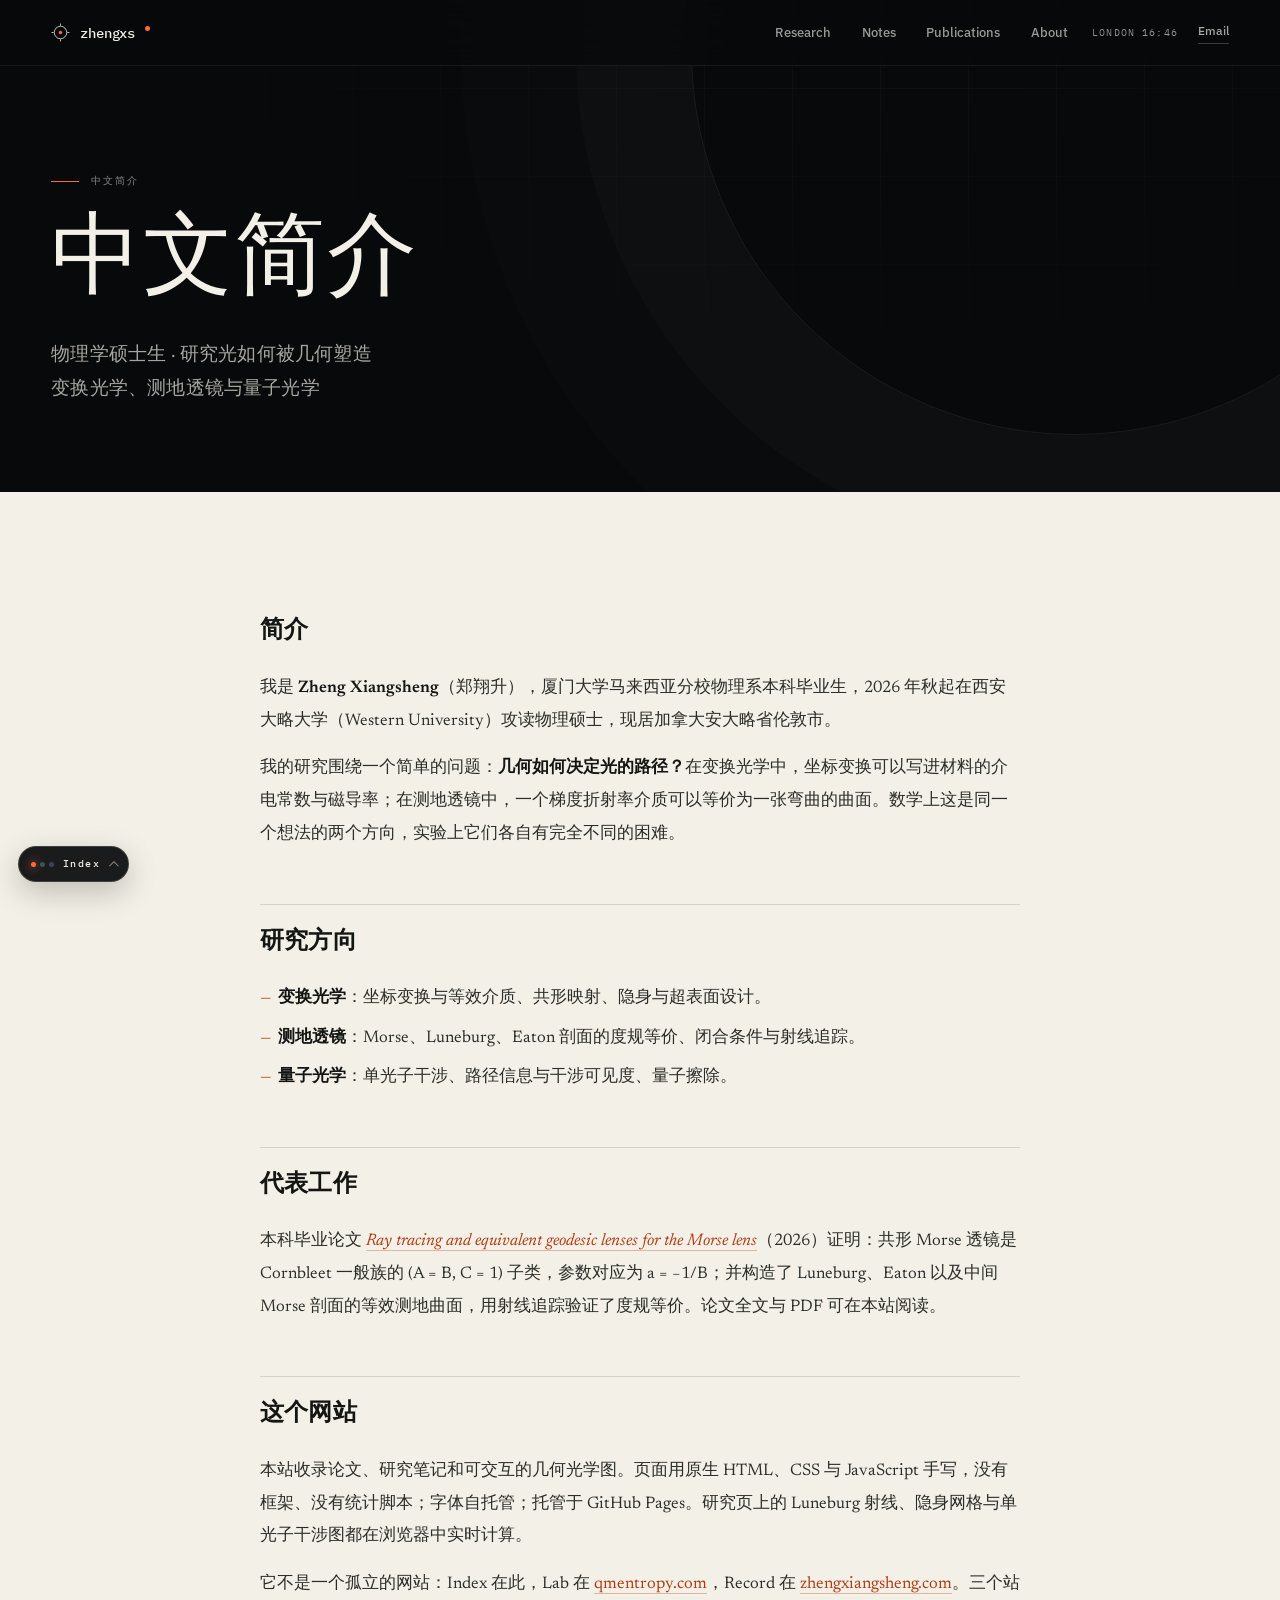
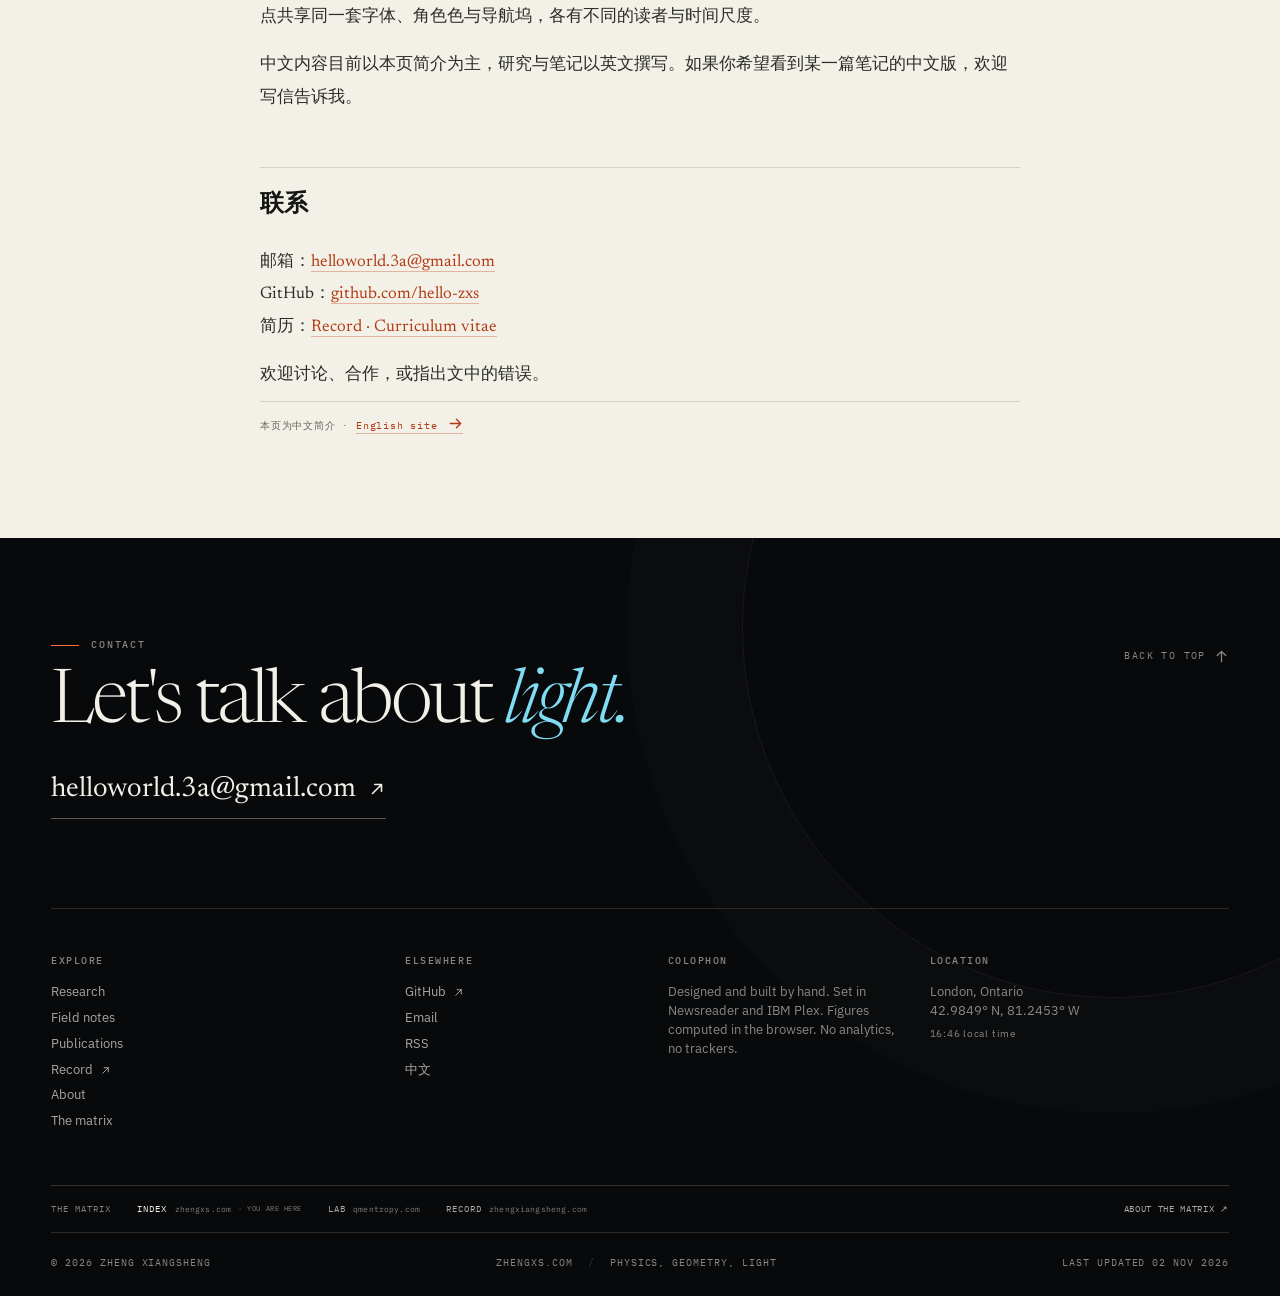
<file: zh/index.html>
<!doctype html>
<html lang="zh-Hans">
<head>
<meta charset="utf-8">
<meta name="viewport" content="width=device-width, initial-scale=1">
<title>中文简介 — 郑翔升 | Zheng Xiangsheng</title>
<meta name="description" content="郑翔升（Zheng Xiangsheng）的中文简介：厦门大学马来西亚分校物理系本科，西安大略大学物理硕士，研究方向为变换光学、测地透镜与量子光学。">
<meta name="author" content="Zheng Xiangsheng">
<link rel="canonical" href="https://zhengxs.com/zh/">
<meta name="theme-color" content="#08090B">
<meta name="color-scheme" content="light">
<meta name="matrix-site" content="index">
<meta name="robots" content="index, follow">

<meta property="og:type" content="profile">
<meta property="og:site_name" content="Zheng Xiangsheng">
<meta property="og:title" content="中文简介 — 郑翔升 | Zheng Xiangsheng">
<meta property="og:description" content="郑翔升（Zheng Xiangsheng）的中文简介：厦门大学马来西亚分校物理系本科，西安大略大学物理硕士，研究方向为变换光学、测地透镜与量子光学。">
<meta property="og:url" content="https://zhengxs.com/zh/">
<meta property="og:image" content="https://zhengxs.com/assets/images/og.png">
<meta property="og:image:width" content="1200">
<meta property="og:image:height" content="630">
<meta property="og:locale" content="zh_CN">

<meta name="twitter:card" content="summary_large_image">
<meta name="twitter:title" content="中文简介 — 郑翔升 | Zheng Xiangsheng">
<meta name="twitter:description" content="郑翔升（Zheng Xiangsheng）的中文简介：厦门大学马来西亚分校物理系本科，西安大略大学物理硕士，研究方向为变换光学、测地透镜与量子光学。">
<meta name="twitter:image" content="https://zhengxs.com/assets/images/og.png">

<link rel="icon" type="image/svg+xml" href="/assets/images/favicon.svg">
<link rel="icon" type="image/png" sizes="32x32" href="/assets/images/favicon-32.png">
<link rel="apple-touch-icon" href="/assets/images/apple-touch-icon.png">
<link rel="manifest" href="/site.webmanifest">
<link rel="alternate" type="application/rss+xml" title="Field notes — Zheng Xiangsheng" href="/feed.xml">
<link rel="me" href="https://github.com/hello-zxs">

<link rel="preload" href="/assets/fonts/newsreader-var.woff2" as="font" type="font/woff2" crossorigin>
<link rel="preload" href="/assets/fonts/plex-sans-var.woff2" as="font" type="font/woff2" crossorigin>
<link rel="preload" href="/assets/fonts/plex-mono-400.woff2" as="font" type="font/woff2" crossorigin>
<link rel="stylesheet" href="/assets/css/site.css">
<link rel="stylesheet" href="/assets/matrix/matrix.css">
<link rel="alternate" hreflang="en" href="https://zhengxs.com/">
<link rel="alternate" hreflang="zh-Hans" href="https://zhengxs.com/zh/">
<script>
  document.documentElement.classList.add('js');
  window.addEventListener('error', function () {
    document.documentElement.classList.remove('js');
  });
</script>
<script type="application/ld+json">
{
  "@context": "https://schema.org",
  "@type": "Person",
  "@id": "https://zhengxiangsheng.com/#person",
  "name": "Zheng Xiangsheng",
  "alternateName": "郑翔升",
  "url": "https://zhengxs.com/",
  "jobTitle": "Physics MSc student",
  "affiliation": {
    "@type": "Organization",
    "name": "Western University"
  },
  "alumniOf": {
    "@type": "CollegeOrUniversity",
    "name": "Xiamen University Malaysia"
  },
  "knowsAbout": [
    "Transformation optics",
    "Geodesic lenses",
    "Gradient-index optics",
    "Quantum optics"
  ],
  "email": "mailto:helloworld.3a@gmail.com",
  "sameAs": [
    "https://github.com/hello-zxs",
    "https://qmentropy.com/",
    "https://zhengxiangsheng.com/"
  ]
}
</script>
</head>

<body class="page-zh">
<a class="skip" href="#main">Skip to content</a>
<header class="nav" data-nav>
  <div class="nav__inner">
    <a class="brand" href="/" aria-label="zhengxs — home">
      <svg class="brand__mark" viewBox="0 0 20 20" fill="none" aria-hidden="true">
        <circle cx="10" cy="10" r="6.6" stroke="currentColor" stroke-width="1"/>
        <circle cx="10" cy="10" r="1.8" fill="#FF6A3D"/>
        <path d="M10 .6v2.2M10 17.2v2.2M.6 10h2.2M17.2 10h2.2" stroke="currentColor" stroke-width="1"/>
      </svg>
      <span>zhengxs</span><span class="brand__dot" aria-hidden="true"></span>
    </a>
    <nav class="nav__links" aria-label="Primary">
      <a href="/research/">Research</a><a href="/notes/">Notes</a><a href="/publications/">Publications</a><a href="/about/">About</a>
    </nav>
    <div class="nav__meta">
      <span class="nav__clock" data-clock>LONDON <b>--:--</b></span>
      <a class="nav__mail" href="mailto:helloworld.3a@gmail.com">Email</a>
      <button class="nav__menu" type="button" data-menu-open aria-expanded="false" aria-controls="site-menu">
        <span class="nav__menu-lines" aria-hidden="true"><i></i><i></i></span>
        <span class="open-label">Menu</span><span class="close-label">Close</span>
      </button>
    </div>
  </div>
</header>
<div class="menu" id="site-menu" aria-hidden="true">
  <nav class="menu__nav" aria-label="Menu">
    <a href="/"><span>Home</span><em aria-hidden="true">01</em></a><a href="/research/"><span>Research</span><em aria-hidden="true">02</em></a><a href="/notes/"><span>Notes</span><em aria-hidden="true">03</em></a><a href="/publications/"><span>Publications</span><em aria-hidden="true">04</em></a><a href="/about/"><span>About</span><em aria-hidden="true">05</em></a><a href="/matrix/"><span>The matrix</span><em aria-hidden="true">06</em></a><a href="/zh/"><span>中文</span><em aria-hidden="true">07</em></a>
  </nav>
  <div class="menu__foot">
    <div>Physics MSc · Western University<br>London, Ontario, Canada</div>
    <div><a href="mailto:helloworld.3a@gmail.com">helloworld.3a@gmail.com</a><br><a href="https://github.com/hello-zxs">github.com/hello-zxs</a></div>
  </div>
</div>

<main id="main">
<header class="masthead masthead--zh">
  <div class="wrap">
    <p class="kicker kicker--light">中文简介</p>
    <h1 class="masthead__title">中文简介</h1>
    <p class="masthead__dek">物理学硕士生 · 研究光如何被几何塑造<br>变换光学、测地透镜与量子光学</p>
  </div>
</header>

<section class="page-body">
  <div class="wrap">
    <article class="zh-body">
      <h2>简介</h2>
      <p>我是 <strong>Zheng Xiangsheng</strong>（郑翔升），厦门大学马来西亚分校物理系本科毕业生，2026 年秋起在西安大略大学（Western University）攻读物理硕士，现居加拿大安大略省伦敦市。</p>
      <p>我的研究围绕一个简单的问题：<strong>几何如何决定光的路径？</strong>在变换光学中，坐标变换可以写进材料的介电常数与磁导率；在测地透镜中，一个梯度折射率介质可以等价为一张弯曲的曲面。数学上这是同一个想法的两个方向，实验上它们各自有完全不同的困难。</p>

      <h2>研究方向</h2>
      <ul>
        <li><strong>变换光学</strong>：坐标变换与等效介质、共形映射、隐身与超表面设计。</li>
        <li><strong>测地透镜</strong>：Morse、Luneburg、Eaton 剖面的度规等价、闭合条件与射线追踪。</li>
        <li><strong>量子光学</strong>：单光子干涉、路径信息与干涉可见度、量子擦除。</li>
      </ul>

      <h2>代表工作</h2>
      <p>本科毕业论文 <a href="/papers/morse-lens/"><em>Ray tracing and equivalent geodesic lenses for the Morse lens</em></a>（2026）证明：共形 Morse 透镜是 Cornbleet 一般族的 (A = B, C = 1) 子类，参数对应为 a = −1/B；并构造了 Luneburg、Eaton 以及中间 Morse 剖面的等效测地曲面，用射线追踪验证了度规等价。论文全文与 PDF 可在本站阅读。</p>

      <h2>这个网站</h2>
      <p>本站收录论文、研究笔记和可交互的几何光学图。页面用原生 HTML、CSS 与 JavaScript 手写，没有框架、没有统计脚本；字体自托管；托管于 GitHub Pages。研究页上的 Luneburg 射线、隐身网格与单光子干涉图都在浏览器中实时计算。</p>
      <p>它不是一个孤立的网站：Index 在此，Lab 在 <a href="https://qmentropy.com/">qmentropy.com</a>，Record 在 <a href="https://zhengxiangsheng.com/">zhengxiangsheng.com</a>。三个站点共享同一套字体、角色色与导航坞，各有不同的读者与时间尺度。</p>
      <p>中文内容目前以本页简介为主，研究与笔记以英文撰写。如果你希望看到某一篇笔记的中文版，欢迎写信告诉我。</p>

      <h2>联系</h2>
      <p>邮箱：<a href="mailto:helloworld.3a@gmail.com">helloworld.3a@gmail.com</a><br>
      GitHub：<a href="https://github.com/hello-zxs">github.com/hello-zxs</a><br>
      简历：<a href="https://zhengxiangsheng.com/#record">Record · Curriculum vitae</a></p>
      <p>欢迎讨论、合作，或指出文中的错误。</p>

      <p class="zh-note">本页为中文简介 · <a href="/">English site <svg class="arr" viewBox="0 0 16 16" aria-hidden="true"><path d="M2.5 8h10.5M9 3.5 13.5 8 9 12.5"/></svg></a></p>
    </article>
  </div>
</section>

</main>

<footer class="footer">
  <div class="wrap">
    <div class="footer__cta">
      <div>
        <p class="kicker kicker--light">Contact</p>
        <h2>Let's talk about <em>light.</em></h2>
        <a class="footer__email" href="mailto:helloworld.3a@gmail.com">helloworld.3a@gmail.com <svg class="arr" viewBox="0 0 16 16" aria-hidden="true"><path d="M4 12 12 4M6 4h6v6"/></svg></a>
      </div>
      <a class="footer__toplink" href="#">Back to top <svg class="arr" viewBox="0 0 16 16" aria-hidden="true"><path d="M8 13.5V2.5M3.5 7 8 2.5 12.5 7"/></svg></a>
    </div>
    <div class="footer__grid">
      <div class="footer__col">
        <h3>Explore</h3>
        <a href="/research/">Research</a>
        <a href="/notes/">Field notes</a>
        <a href="/publications/">Publications</a>
        <a href="https://zhengxiangsheng.com/#record">Record <svg class="arr" viewBox="0 0 16 16" aria-hidden="true"><path d="M4 12 12 4M6 4h6v6"/></svg></a>
        <a href="/about/">About</a>
        <a href="/matrix/">The matrix</a>
      </div>
      <div class="footer__col">
        <h3>Elsewhere</h3>
        <a href="https://github.com/hello-zxs">GitHub <svg class="arr" viewBox="0 0 16 16" aria-hidden="true"><path d="M4 12 12 4M6 4h6v6"/></svg></a>
        <a href="mailto:helloworld.3a@gmail.com">Email</a>
        <a href="/feed.xml">RSS</a>
        <a href="/zh/" lang="zh-Hans">中文</a>
      </div>
      <div class="footer__col">
        <h3>Colophon</h3>
        <p>Designed and built by hand. Set in Newsreader and IBM Plex. Figures computed in the browser. No analytics, no trackers.</p>
      </div>
      <div class="footer__col">
        <h3>Location</h3>
        <p>London, Ontario<br>42.9849° N, 81.2453° W</p>
        <p class="mono"><span data-clock>--:--</span> local time</p>
      </div>
    </div>
    <nav class="mx-strip" aria-label="The matrix">
      <span class="mx-strip__label">The matrix</span>
      <a data-site="index" class="is-current" aria-current="page" href="https://zhengxs.com/">Index <em>zhengxs.com</em></a>
      <a data-site="lab" href="https://qmentropy.com/">Lab <em>qmentropy.com</em></a>
      <a data-site="record" href="https://zhengxiangsheng.com/">Record <em>zhengxiangsheng.com</em></a>
      <a class="mx-strip__about" href="/matrix/">About the matrix &nearr;</a>
    </nav>
    <div class="footer__bottom">
      <span>© 2026 Zheng Xiangsheng</span>
      <span>zhengxs.com <span class="dotsep">/</span> Physics, geometry, light</span>
      <span>Last updated 02 Nov 2026</span>
    </div>
  </div>
</footer>

<script defer src="/assets/js/site.js"></script>
<script defer src="/assets/matrix/matrix.js"></script>

</body>
</html>
</file>
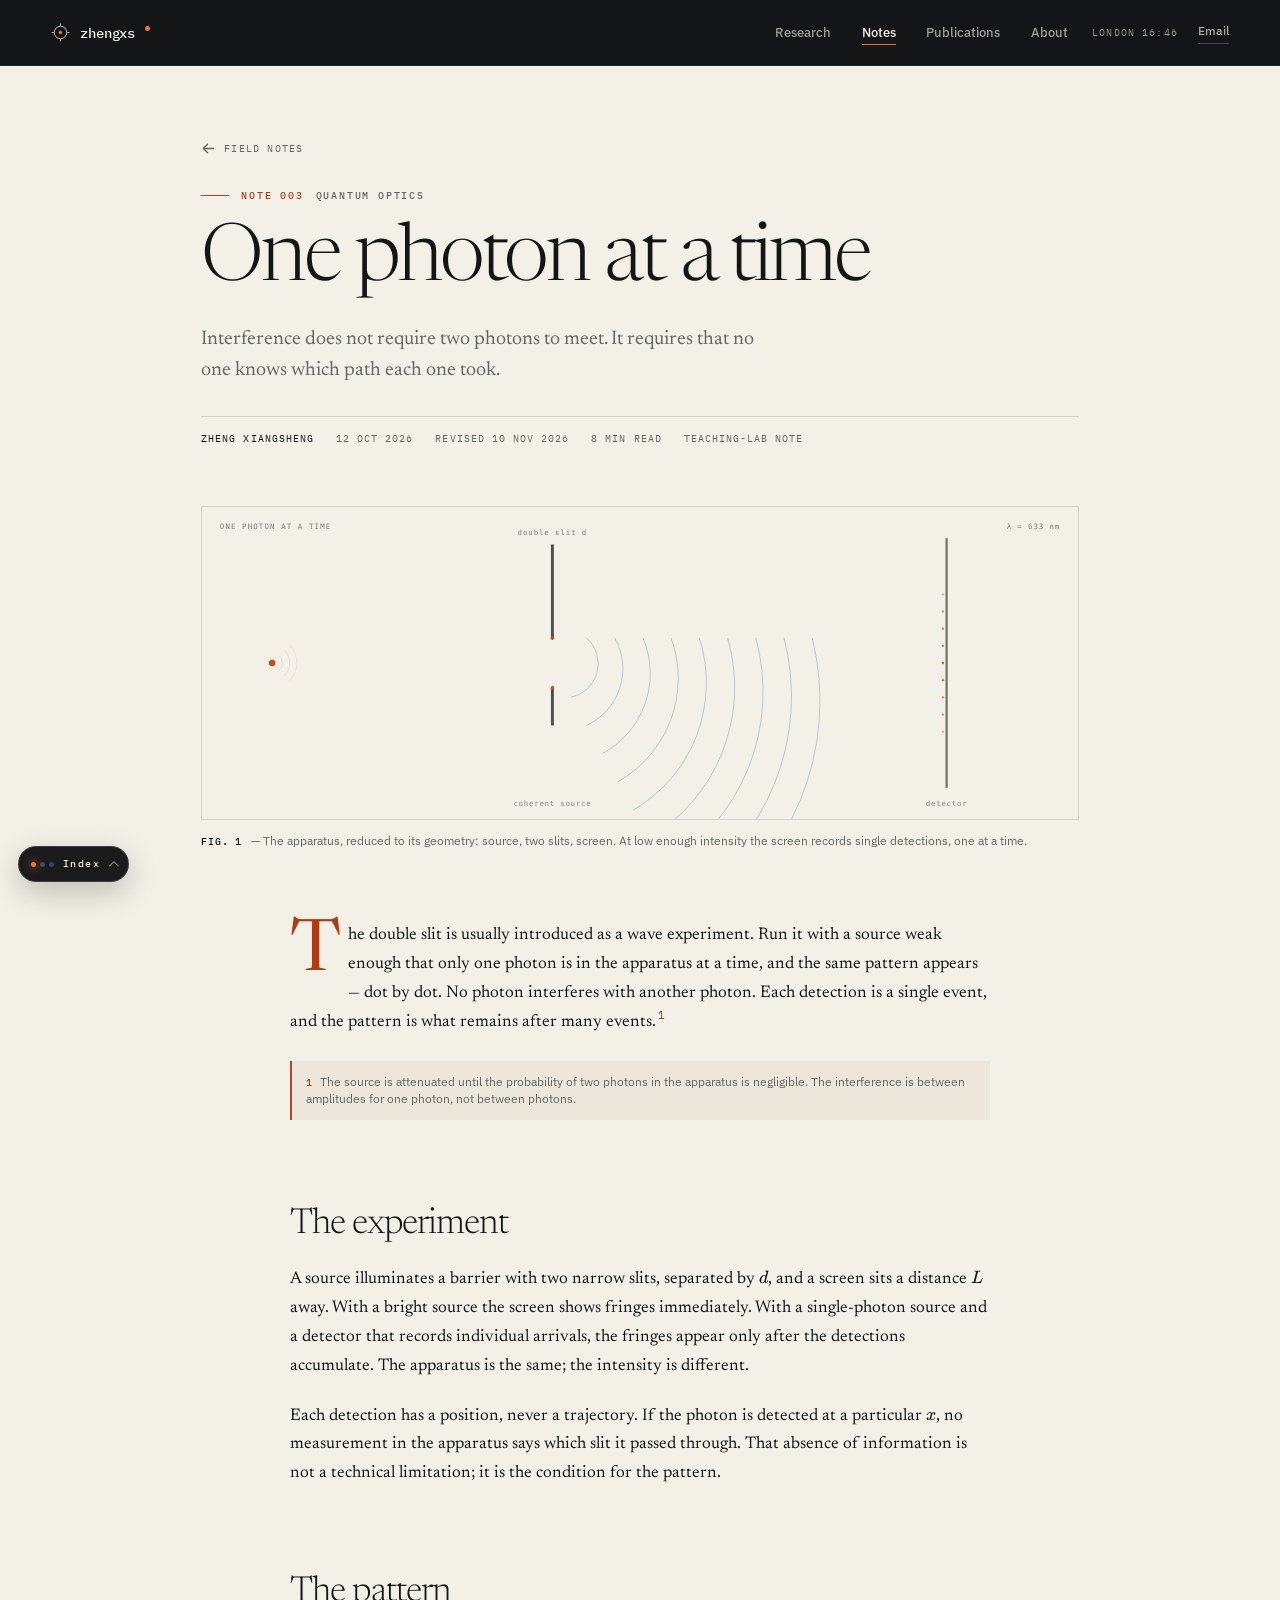
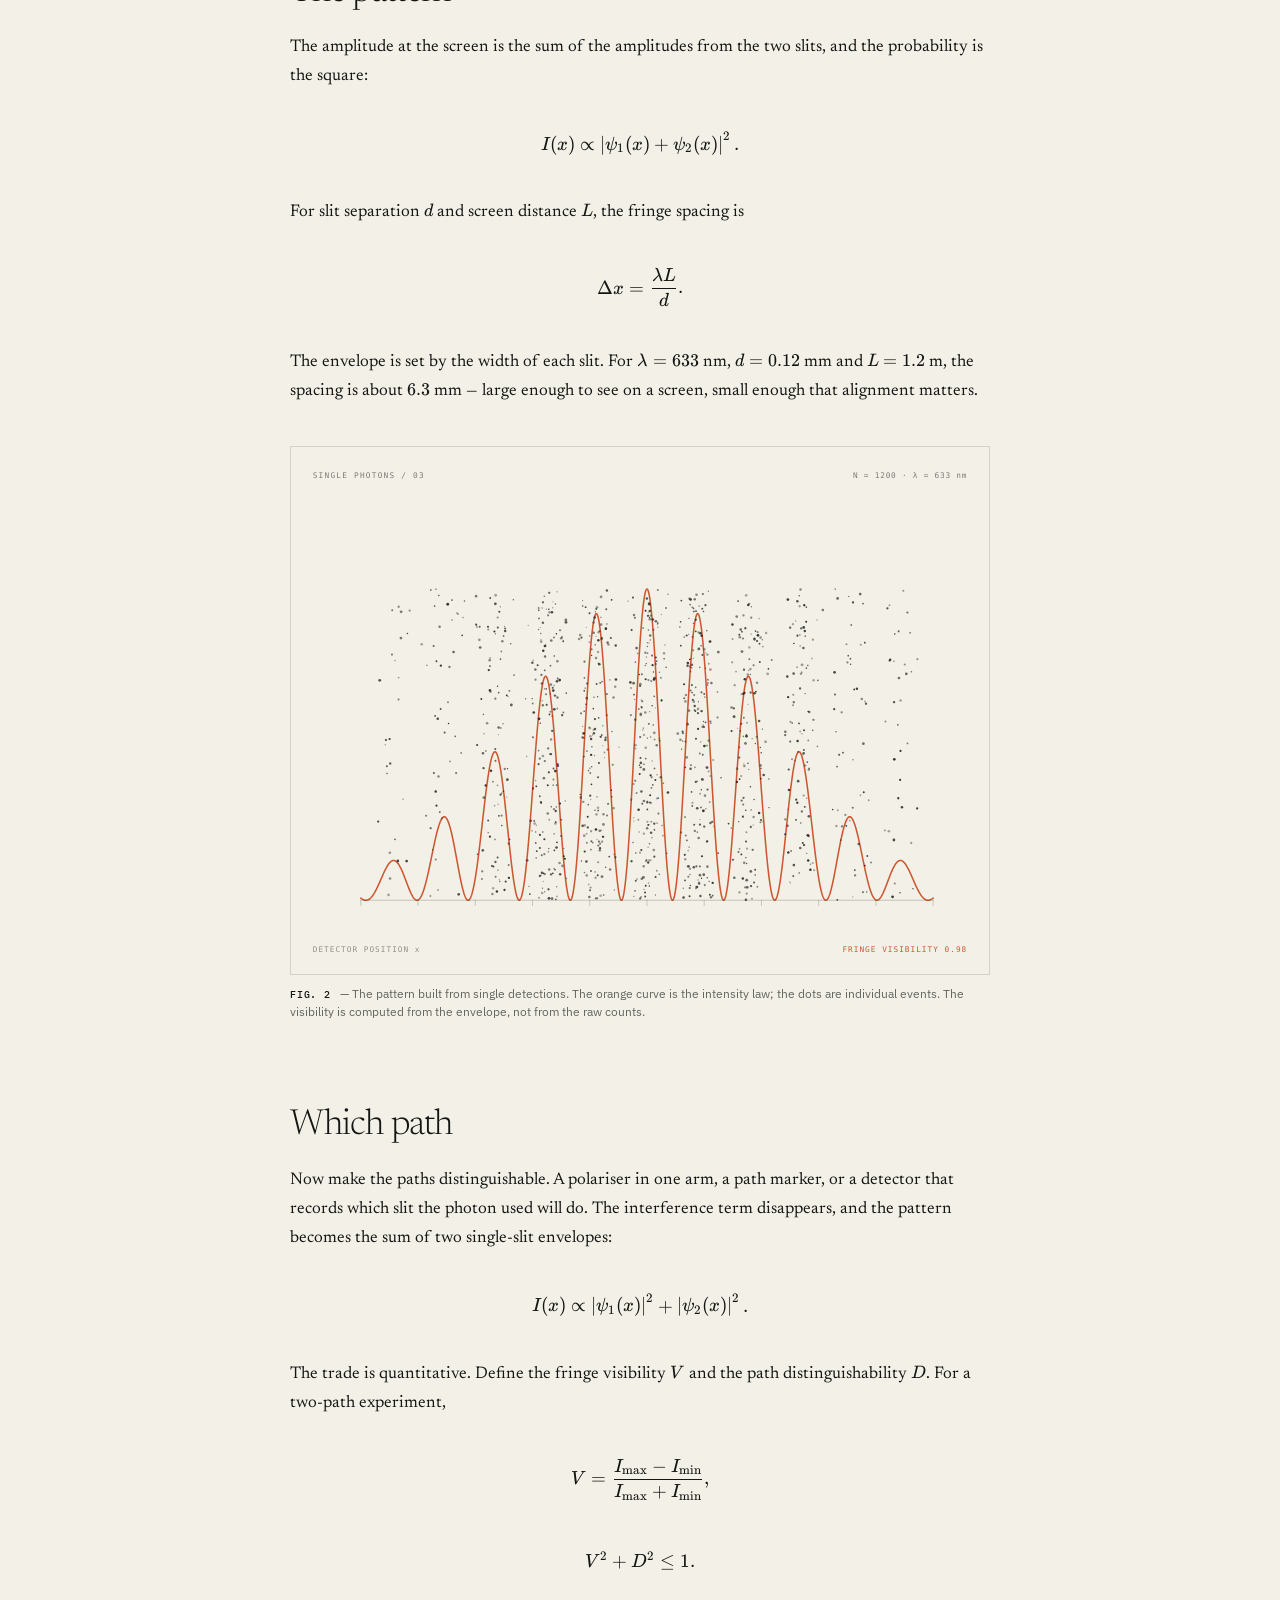
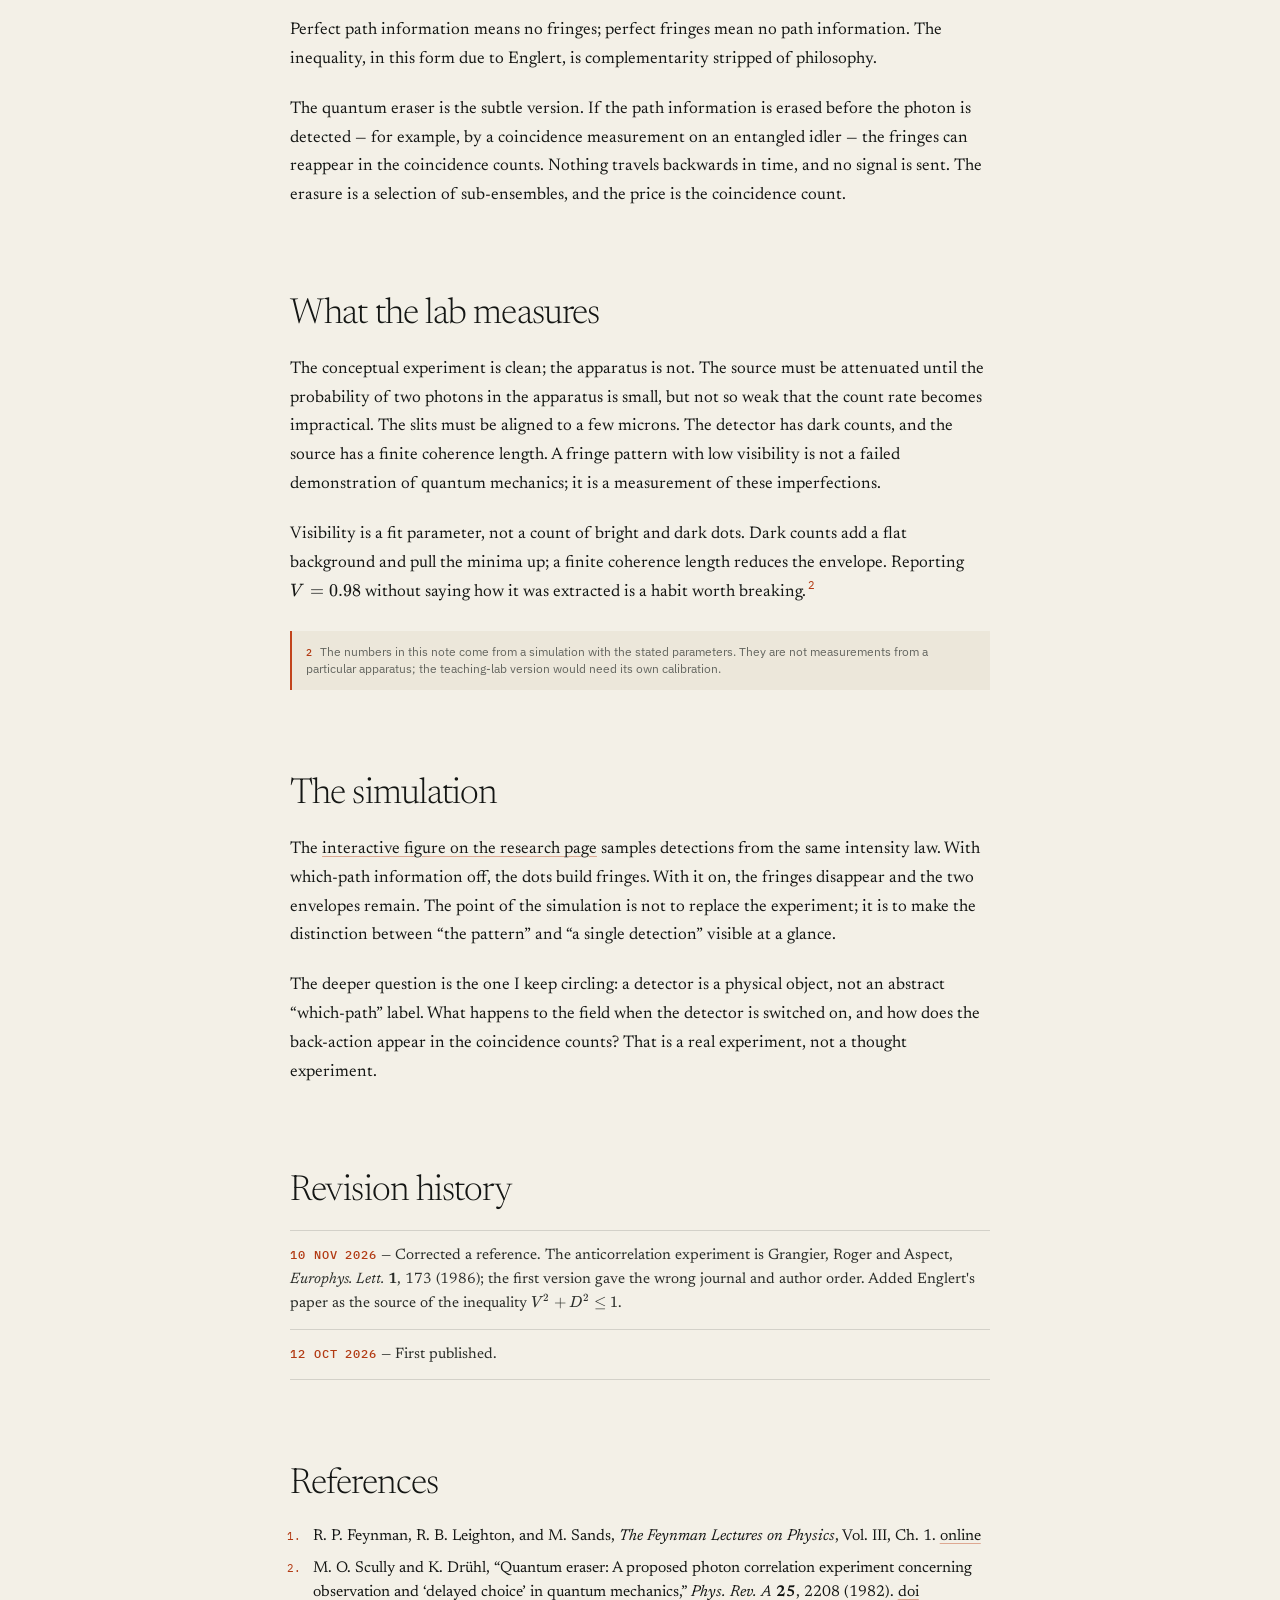
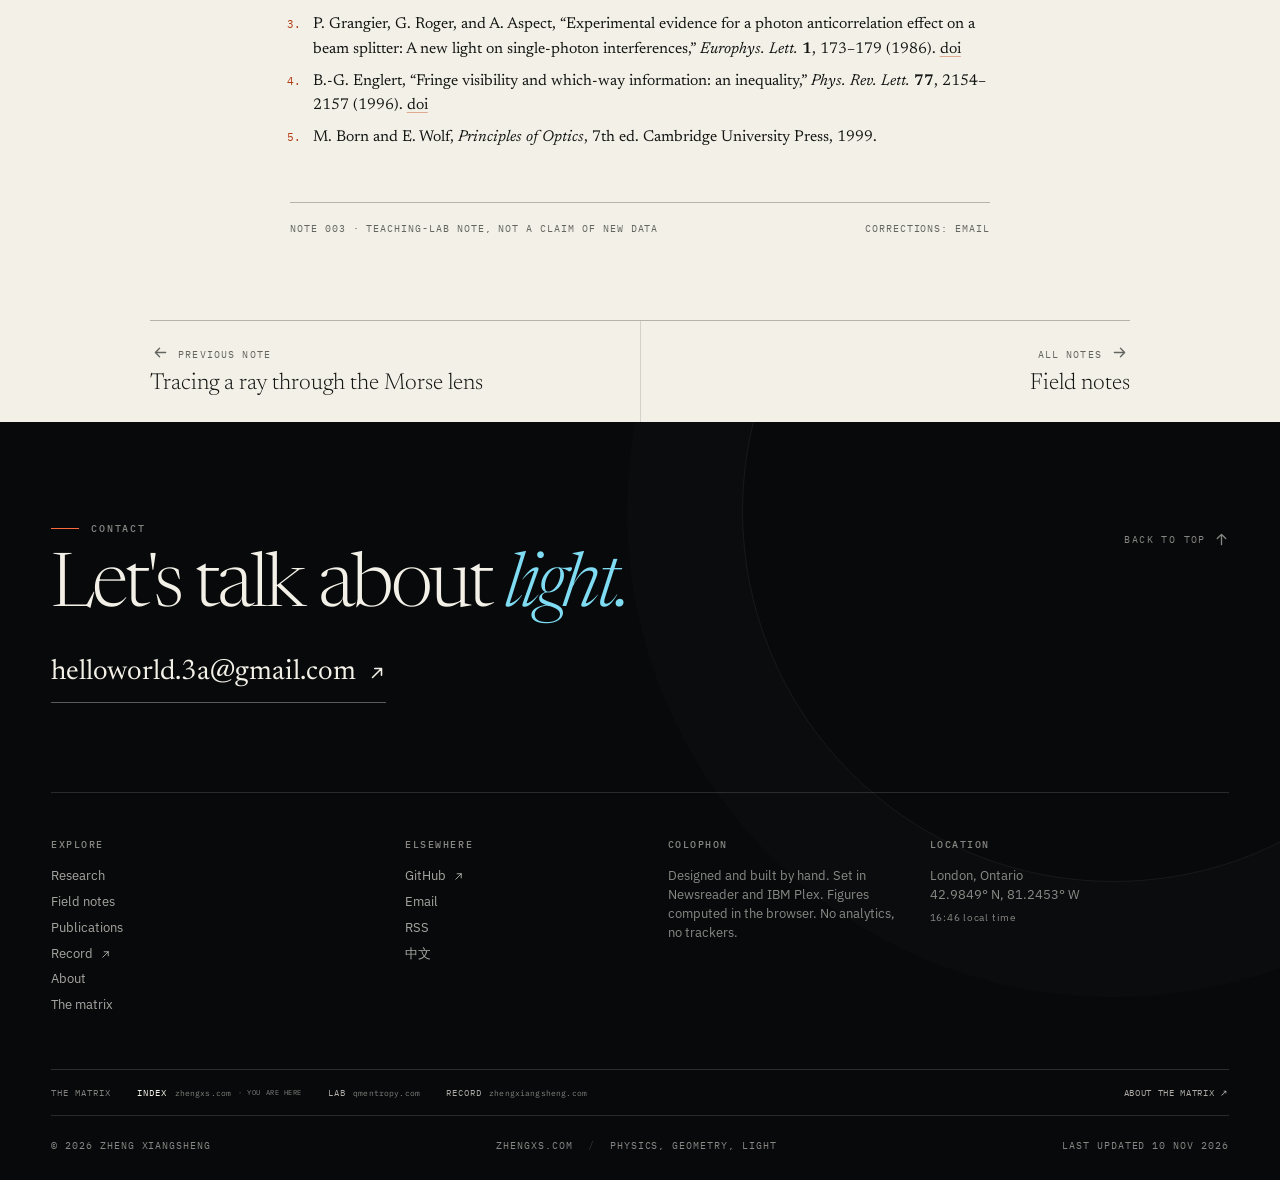
<file: notes/one-photon-at-a-time/index.html>
<!doctype html>
<html lang="en">
<head>
<meta charset="utf-8">
<meta name="viewport" content="width=device-width, initial-scale=1">
<title>One photon at a time — Zheng Xiangsheng</title>
<meta name="description" content="Interference does not require two photons to meet. A teaching-lab note on double slits, which-path information and fringe visibility.">
<meta name="author" content="Zheng Xiangsheng">
<link rel="canonical" href="https://zhengxs.com/notes/one-photon-at-a-time/">
<meta name="theme-color" content="#08090B">
<meta name="color-scheme" content="light">
<meta name="matrix-site" content="index">
<meta name="robots" content="index, follow">

<meta property="og:type" content="article">
<meta property="og:site_name" content="Zheng Xiangsheng">
<meta property="og:title" content="One photon at a time — Zheng Xiangsheng">
<meta property="og:description" content="Interference does not require two photons to meet. A teaching-lab note on double slits, which-path information and fringe visibility.">
<meta property="og:url" content="https://zhengxs.com/notes/one-photon-at-a-time/">
<meta property="og:image" content="https://zhengxs.com/assets/images/og.png">
<meta property="og:image:width" content="1200">
<meta property="og:image:height" content="630">
<meta property="og:locale" content="en_CA">

<meta name="twitter:card" content="summary_large_image">
<meta name="twitter:title" content="One photon at a time — Zheng Xiangsheng">
<meta name="twitter:description" content="Interference does not require two photons to meet. A teaching-lab note on double slits, which-path information and fringe visibility.">
<meta name="twitter:image" content="https://zhengxs.com/assets/images/og.png">

<link rel="icon" type="image/svg+xml" href="/assets/images/favicon.svg">
<link rel="icon" type="image/png" sizes="32x32" href="/assets/images/favicon-32.png">
<link rel="apple-touch-icon" href="/assets/images/apple-touch-icon.png">
<link rel="manifest" href="/site.webmanifest">
<link rel="alternate" type="application/rss+xml" title="Field notes — Zheng Xiangsheng" href="/feed.xml">
<link rel="me" href="https://github.com/hello-zxs">

<link rel="preload" href="/assets/fonts/newsreader-var.woff2" as="font" type="font/woff2" crossorigin>
<link rel="preload" href="/assets/fonts/plex-sans-var.woff2" as="font" type="font/woff2" crossorigin>
<link rel="preload" href="/assets/fonts/plex-mono-400.woff2" as="font" type="font/woff2" crossorigin>
<link rel="stylesheet" href="/assets/css/site.css">
<link rel="stylesheet" href="/assets/matrix/matrix.css">
<link rel="stylesheet" href="/assets/vendor/katex/katex.min.css">
<script>
  document.documentElement.classList.add('js');
  window.addEventListener('error', function () {
    document.documentElement.classList.remove('js');
  });
</script>
<script type="application/ld+json">
{
  "@context": "https://schema.org",
  "@type": "BlogPosting",
  "headline": "One photon at a time",
  "datePublished": "2026-10-12",
  "dateModified": "2026-11-10",
  "author": {
    "@type": "Person",
    "@id": "https://zhengxiangsheng.com/#person",
    "name": "Zheng Xiangsheng"
  },
  "url": "https://zhengxs.com/notes/one-photon-at-a-time/"
}
</script>
</head>

<body class="page-paper">
<a class="skip" href="#main">Skip to content</a>
<header class="nav" data-nav>
  <div class="nav__inner">
    <a class="brand" href="/" aria-label="zhengxs — home">
      <svg class="brand__mark" viewBox="0 0 20 20" fill="none" aria-hidden="true">
        <circle cx="10" cy="10" r="6.6" stroke="currentColor" stroke-width="1"/>
        <circle cx="10" cy="10" r="1.8" fill="#FF6A3D"/>
        <path d="M10 .6v2.2M10 17.2v2.2M.6 10h2.2M17.2 10h2.2" stroke="currentColor" stroke-width="1"/>
      </svg>
      <span>zhengxs</span><span class="brand__dot" aria-hidden="true"></span>
    </a>
    <nav class="nav__links" aria-label="Primary">
      <a href="/research/">Research</a><a href="/notes/" class="is-active" aria-current="page">Notes</a><a href="/publications/">Publications</a><a href="/about/">About</a>
    </nav>
    <div class="nav__meta">
      <span class="nav__clock" data-clock>LONDON <b>--:--</b></span>
      <a class="nav__mail" href="mailto:helloworld.3a@gmail.com">Email</a>
      <button class="nav__menu" type="button" data-menu-open aria-expanded="false" aria-controls="site-menu">
        <span class="nav__menu-lines" aria-hidden="true"><i></i><i></i></span>
        <span class="open-label">Menu</span><span class="close-label">Close</span>
      </button>
    </div>
  </div>
</header>
<div class="menu" id="site-menu" aria-hidden="true">
  <nav class="menu__nav" aria-label="Menu">
    <a href="/"><span>Home</span><em aria-hidden="true">01</em></a><a href="/research/"><span>Research</span><em aria-hidden="true">02</em></a><a href="/notes/" class="is-active"><span>Notes</span><em aria-hidden="true">03</em></a><a href="/publications/"><span>Publications</span><em aria-hidden="true">04</em></a><a href="/about/"><span>About</span><em aria-hidden="true">05</em></a><a href="/matrix/"><span>The matrix</span><em aria-hidden="true">06</em></a><a href="/zh/"><span>中文</span><em aria-hidden="true">07</em></a>
  </nav>
  <div class="menu__foot">
    <div>Physics MSc · Western University<br>London, Ontario, Canada</div>
    <div><a href="mailto:helloworld.3a@gmail.com">helloworld.3a@gmail.com</a><br><a href="https://github.com/hello-zxs">github.com/hello-zxs</a></div>
  </div>
</div>

<main id="main">
<div class="read-progress" data-progress></div>

<header class="note-head">
  <div class="wrap wrap--narrow">
    <a class="note-head__back" href="/notes/"><svg class="arr" viewBox="0 0 16 16" aria-hidden="true"><path d="M13.5 8H3M7 3.5 2.5 8 7 12.5"/></svg> Field notes</a>
    <p class="kicker"><span class="kicker__no">Note 003</span> Quantum optics</p>
    <h1>One photon at a time</h1>
    <p class="note-head__dek">Interference does not require two photons to meet. It requires that no one knows which path each one took.</p>
    <div class="note-meta">
      <span class="author">Zheng Xiangsheng</span>
      <span>12 Oct 2026</span>
      <span>Revised 10 Nov 2026</span>
      <span>8 min read</span>
      <span>Teaching-lab note</span>
    </div>
  </div>
</header>

<div class="wrap wrap--narrow">
  <figure class="note-figure">
    <div class="figure-scroll">
      <img src="/assets/figures/fig-setup-light.svg" alt="A schematic of a double-slit experiment: a coherent source, a barrier with two slits, expanding wavefronts, and a detector screen." width="1180" height="420">
    </div>
    <figcaption><b>Fig. 1</b> — The apparatus, reduced to its geometry: source, two slits, screen. At low enough intensity the screen records single detections, one at a time.</figcaption>
  </figure>
</div>

<article class="note-body prose">
  <p>The double slit is usually introduced as a wave experiment. Run it with a source weak enough that only one photon is in the apparatus at a time, and the same pattern appears — dot by dot. No photon interferes with another photon. Each detection is a single event, and the pattern is what remains after many events.<sup class="fn-ref">1</sup></p>

  <aside class="sidenote"><b>1</b> The source is attenuated until the probability of two photons in the apparatus is negligible. The interference is between amplitudes for one photon, not between photons.</aside>

  <h2>The experiment</h2>

  <p>A source illuminates a barrier with two narrow slits, separated by $d$, and a screen sits a distance $L$ away. With a bright source the screen shows fringes immediately. With a single-photon source and a detector that records individual arrivals, the fringes appear only after the detections accumulate. The apparatus is the same; the intensity is different.</p>

  <p>Each detection has a position, never a trajectory. If the photon is detected at a particular $x$, no measurement in the apparatus says which slit it passed through. That absence of information is not a technical limitation; it is the condition for the pattern.</p>

  <h2>The pattern</h2>

  <p>The amplitude at the screen is the sum of the amplitudes from the two slits, and the probability is the square:</p>

  <p class="math-display">\[ I(x)\propto\left|\psi_{1}(x)+\psi_{2}(x)\right|^{2}. \]</p>

  <p>For slit separation $d$ and screen distance $L$, the fringe spacing is</p>

  <p class="math-display">\[ \Delta x=\frac{\lambda L}{d}. \]</p>

  <p>The envelope is set by the width of each slit. For $\lambda=633$ nm, $d=0.12$ mm and $L=1.2$ m, the spacing is about $6.3$ mm — large enough to see on a screen, small enough that alignment matters.</p>

  <figure>
    <img src="/assets/figures/fig-fringes-light.svg" alt="A double-slit interference pattern built from many single-photon detections, with the theoretical intensity curve overlaid." width="900" height="680">
    <figcaption><b>Fig. 2</b> — The pattern built from single detections. The orange curve is the intensity law; the dots are individual events. The visibility is computed from the envelope, not from the raw counts.</figcaption>
  </figure>

  <h2>Which path</h2>

  <p>Now make the paths distinguishable. A polariser in one arm, a path marker, or a detector that records which slit the photon used will do. The interference term disappears, and the pattern becomes the sum of two single-slit envelopes:</p>

  <p class="math-display">\[ I(x)\propto\left|\psi_{1}(x)\right|^{2}+\left|\psi_{2}(x)\right|^{2}. \]</p>

  <p>The trade is quantitative. Define the fringe visibility $V$ and the path distinguishability $D$. For a two-path experiment,</p>

  <p class="math-display">\[ V=\frac{I_{\max}-I_{\min}}{I_{\max}+I_{\min}}, \]</p>

  <p class="math-display">\[ V^{2}+D^{2}\le1. \]</p>

  <p>Perfect path information means no fringes; perfect fringes mean no path information. The inequality, in this form due to Englert, is complementarity stripped of philosophy.</p>

  <p>The quantum eraser is the subtle version. If the path information is erased before the photon is detected — for example, by a coincidence measurement on an entangled idler — the fringes can reappear in the coincidence counts. Nothing travels backwards in time, and no signal is sent. The erasure is a selection of sub-ensembles, and the price is the coincidence count.</p>

  <h2>What the lab measures</h2>

  <p>The conceptual experiment is clean; the apparatus is not. The source must be attenuated until the probability of two photons in the apparatus is small, but not so weak that the count rate becomes impractical. The slits must be aligned to a few microns. The detector has dark counts, and the source has a finite coherence length. A fringe pattern with low visibility is not a failed demonstration of quantum mechanics; it is a measurement of these imperfections.</p>

  <p>Visibility is a fit parameter, not a count of bright and dark dots. Dark counts add a flat background and pull the minima up; a finite coherence length reduces the envelope. Reporting $V=0.98$ without saying how it was extracted is a habit worth breaking.<sup class="fn-ref">2</sup></p>

  <aside class="sidenote"><b>2</b> The numbers in this note come from a simulation with the stated parameters. They are not measurements from a particular apparatus; the teaching-lab version would need its own calibration.</aside>

  <h2>The simulation</h2>

  <p>The <a href="/research/#quantum-optics">interactive figure on the research page</a> samples detections from the same intensity law. With which-path information off, the dots build fringes. With it on, the fringes disappear and the two envelopes remain. The point of the simulation is not to replace the experiment; it is to make the distinction between “the pattern” and “a single detection” visible at a glance.</p>

  <p>The deeper question is the one I keep circling: a detector is a physical object, not an abstract “which-path” label. What happens to the field when the detector is switched on, and how does the back-action appear in the coincidence counts? That is a real experiment, not a thought experiment.</p>

  <h2 id="revisions">Revision history</h2>
  <ul class="revisions">
    <li><b>10 Nov 2026</b> — Corrected a reference. The anticorrelation experiment is Grangier, Roger and Aspect, <em>Europhys. Lett.</em> <strong>1</strong>, 173 (1986); the first version gave the wrong journal and author order. Added Englert's paper as the source of the inequality $V^{2}+D^{2}\le1$.</li>
    <li><b>12 Oct 2026</b> — First published.</li>
  </ul>

  <h2>References</h2>
  <ol class="reading-list">
    <li>R. P. Feynman, R. B. Leighton, and M. Sands, <em>The Feynman Lectures on Physics</em>, Vol. III, Ch. 1. <a href="https://www.feynmanlectures.caltech.edu/III_01.html">online</a></li>
    <li>M. O. Scully and K. Drühl, “Quantum eraser: A proposed photon correlation experiment concerning observation and ‘delayed choice’ in quantum mechanics,” <em>Phys. Rev. A</em> <strong>25</strong>, 2208 (1982). <a href="https://doi.org/10.1103/PhysRevA.25.2208">doi</a></li>
    <li>P. Grangier, G. Roger, and A. Aspect, “Experimental evidence for a photon anticorrelation effect on a beam splitter: A new light on single-photon interferences,” <em>Europhys. Lett.</em> <strong>1</strong>, 173–179 (1986). <a href="https://doi.org/10.1209/0295-5075/1/4/004">doi</a></li>
    <li>B.-G. Englert, “Fringe visibility and which-way information: an inequality,” <em>Phys. Rev. Lett.</em> <strong>77</strong>, 2154–2157 (1996). <a href="https://doi.org/10.1103/PhysRevLett.77.2154">doi</a></li>
    <li>M. Born and E. Wolf, <em>Principles of Optics</em>, 7th ed. Cambridge University Press, 1999.</li>
  </ol>
</article>

<div class="note-end">
  <span>Note 003 · Teaching-lab note, not a claim of new data</span>
  <span>Corrections: <a href="mailto:helloworld.3a@gmail.com">email</a></span>
</div>

<nav class="note-nav" aria-label="Notes">
  <a href="/notes/tracing-the-morse-lens/">
    <span><svg class="arr" viewBox="0 0 16 16" aria-hidden="true"><path d="M13.5 8H3M7 3.5 2.5 8 7 12.5"/></svg> Previous note</span>
    <strong>Tracing a ray through the Morse lens</strong>
  </a>
  <a href="/notes/">
    <span>All notes <svg class="arr" viewBox="0 0 16 16" aria-hidden="true"><path d="M2.5 8h10.5M9 3.5 13.5 8 9 12.5"/></svg></span>
    <strong>Field notes</strong>
  </a>
</nav>

</main>

<footer class="footer">
  <div class="wrap">
    <div class="footer__cta">
      <div>
        <p class="kicker kicker--light">Contact</p>
        <h2>Let's talk about <em>light.</em></h2>
        <a class="footer__email" href="mailto:helloworld.3a@gmail.com">helloworld.3a@gmail.com <svg class="arr" viewBox="0 0 16 16" aria-hidden="true"><path d="M4 12 12 4M6 4h6v6"/></svg></a>
      </div>
      <a class="footer__toplink" href="#">Back to top <svg class="arr" viewBox="0 0 16 16" aria-hidden="true"><path d="M8 13.5V2.5M3.5 7 8 2.5 12.5 7"/></svg></a>
    </div>
    <div class="footer__grid">
      <div class="footer__col">
        <h3>Explore</h3>
        <a href="/research/">Research</a>
        <a href="/notes/">Field notes</a>
        <a href="/publications/">Publications</a>
        <a href="https://zhengxiangsheng.com/#record">Record <svg class="arr" viewBox="0 0 16 16" aria-hidden="true"><path d="M4 12 12 4M6 4h6v6"/></svg></a>
        <a href="/about/">About</a>
        <a href="/matrix/">The matrix</a>
      </div>
      <div class="footer__col">
        <h3>Elsewhere</h3>
        <a href="https://github.com/hello-zxs">GitHub <svg class="arr" viewBox="0 0 16 16" aria-hidden="true"><path d="M4 12 12 4M6 4h6v6"/></svg></a>
        <a href="mailto:helloworld.3a@gmail.com">Email</a>
        <a href="/feed.xml">RSS</a>
        <a href="/zh/" lang="zh-Hans">中文</a>
      </div>
      <div class="footer__col">
        <h3>Colophon</h3>
        <p>Designed and built by hand. Set in Newsreader and IBM Plex. Figures computed in the browser. No analytics, no trackers.</p>
      </div>
      <div class="footer__col">
        <h3>Location</h3>
        <p>London, Ontario<br>42.9849° N, 81.2453° W</p>
        <p class="mono"><span data-clock>--:--</span> local time</p>
      </div>
    </div>
    <nav class="mx-strip" aria-label="The matrix">
      <span class="mx-strip__label">The matrix</span>
      <a data-site="index" class="is-current" aria-current="page" href="https://zhengxs.com/">Index <em>zhengxs.com</em></a>
      <a data-site="lab" href="https://qmentropy.com/">Lab <em>qmentropy.com</em></a>
      <a data-site="record" href="https://zhengxiangsheng.com/">Record <em>zhengxiangsheng.com</em></a>
      <a class="mx-strip__about" href="/matrix/">About the matrix &nearr;</a>
    </nav>
    <div class="footer__bottom">
      <span>© 2026 Zheng Xiangsheng</span>
      <span>zhengxs.com <span class="dotsep">/</span> Physics, geometry, light</span>
      <span>Last updated 10 Nov 2026</span>
    </div>
  </div>
</footer>

<script defer src="/assets/js/site.js"></script>
<script defer src="/assets/matrix/matrix.js"></script>
<script defer src="/assets/vendor/katex/katex.min.js"></script>
<script defer src="/assets/vendor/katex/auto-render.min.js"></script>
</body>
</html>
</file>
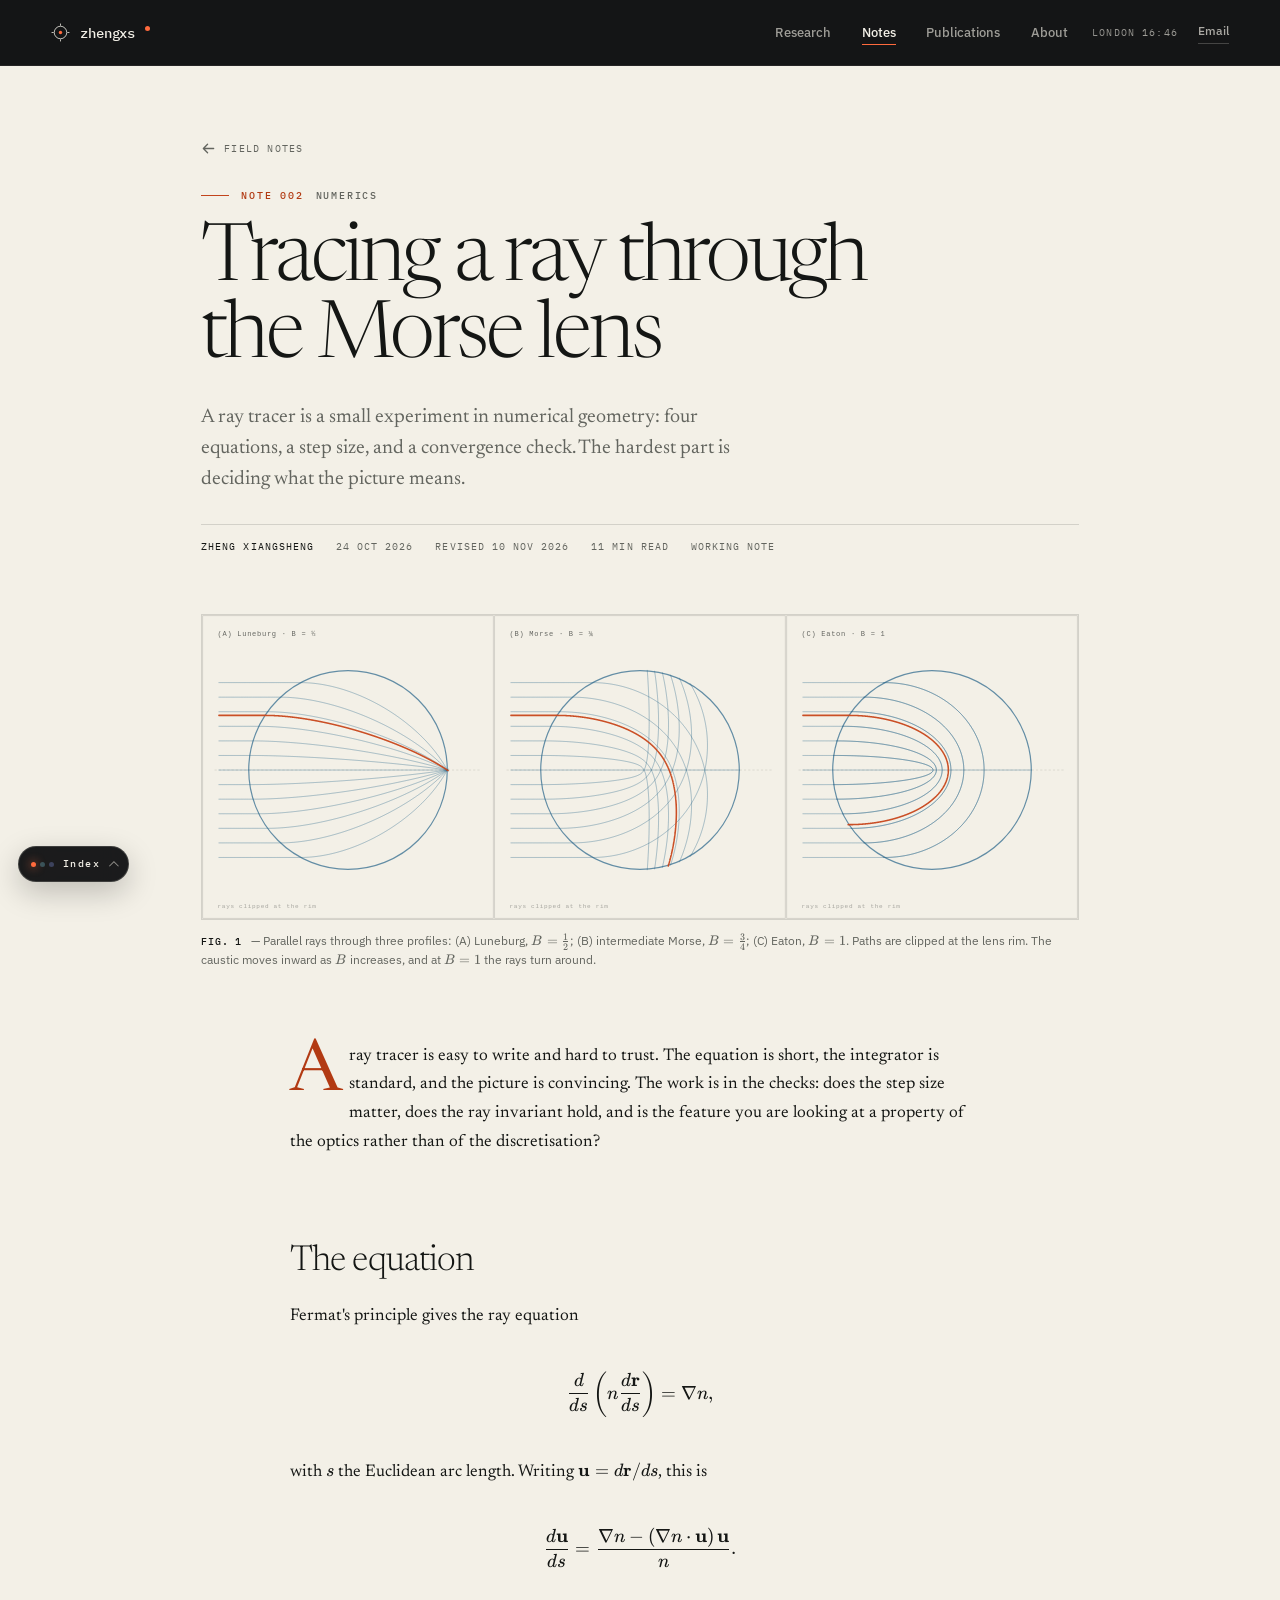
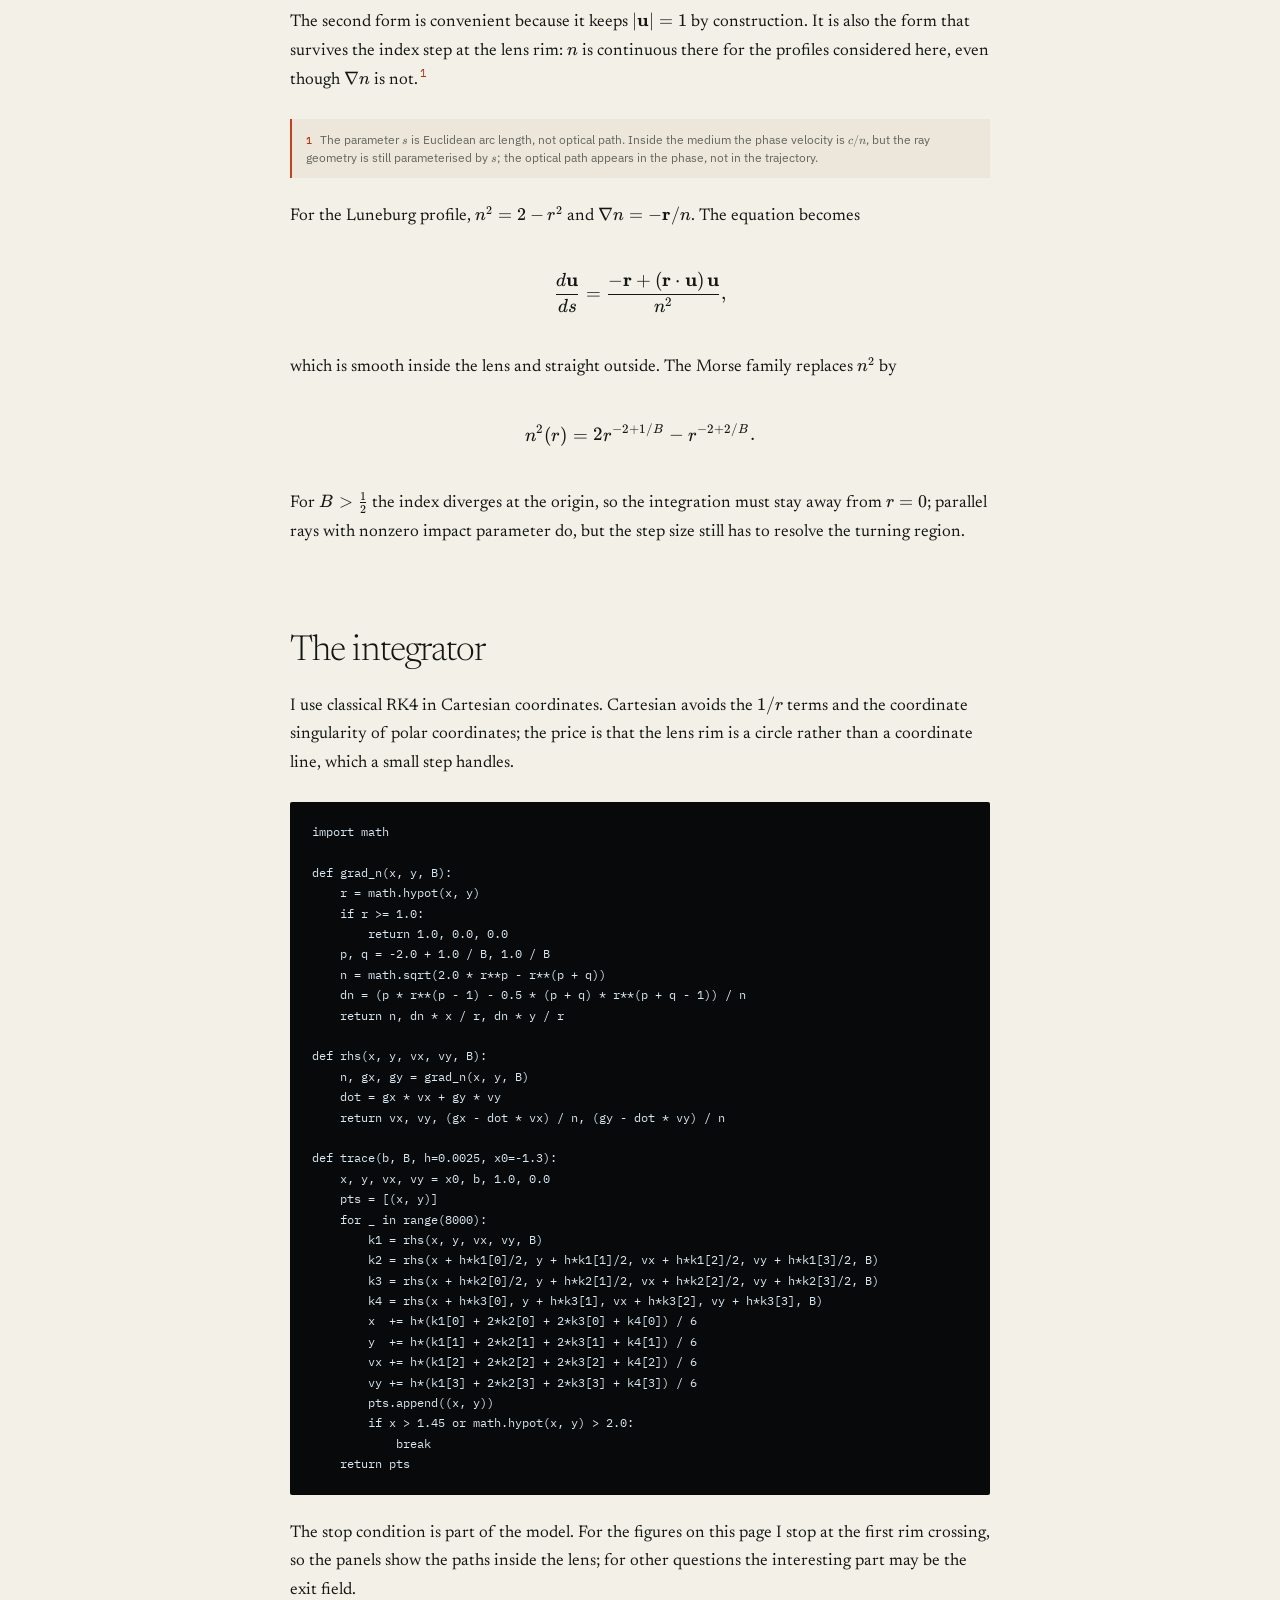
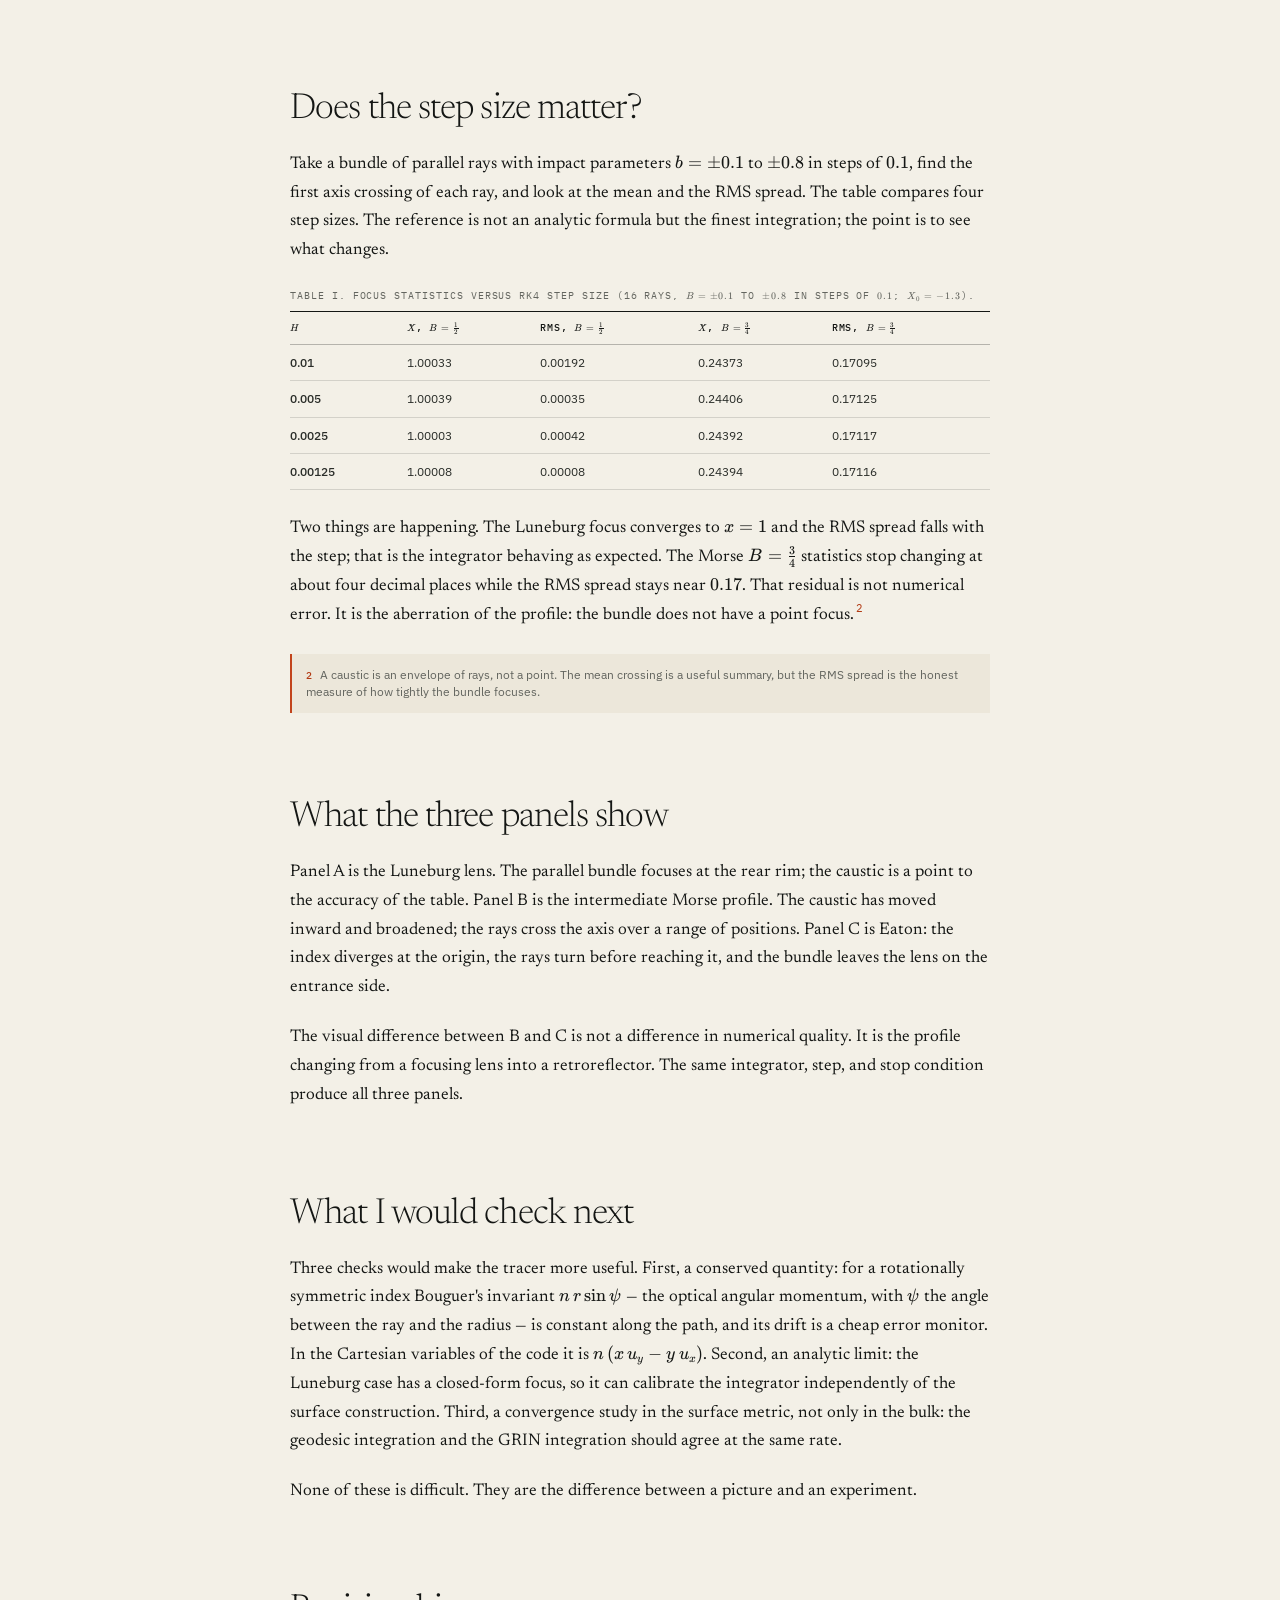
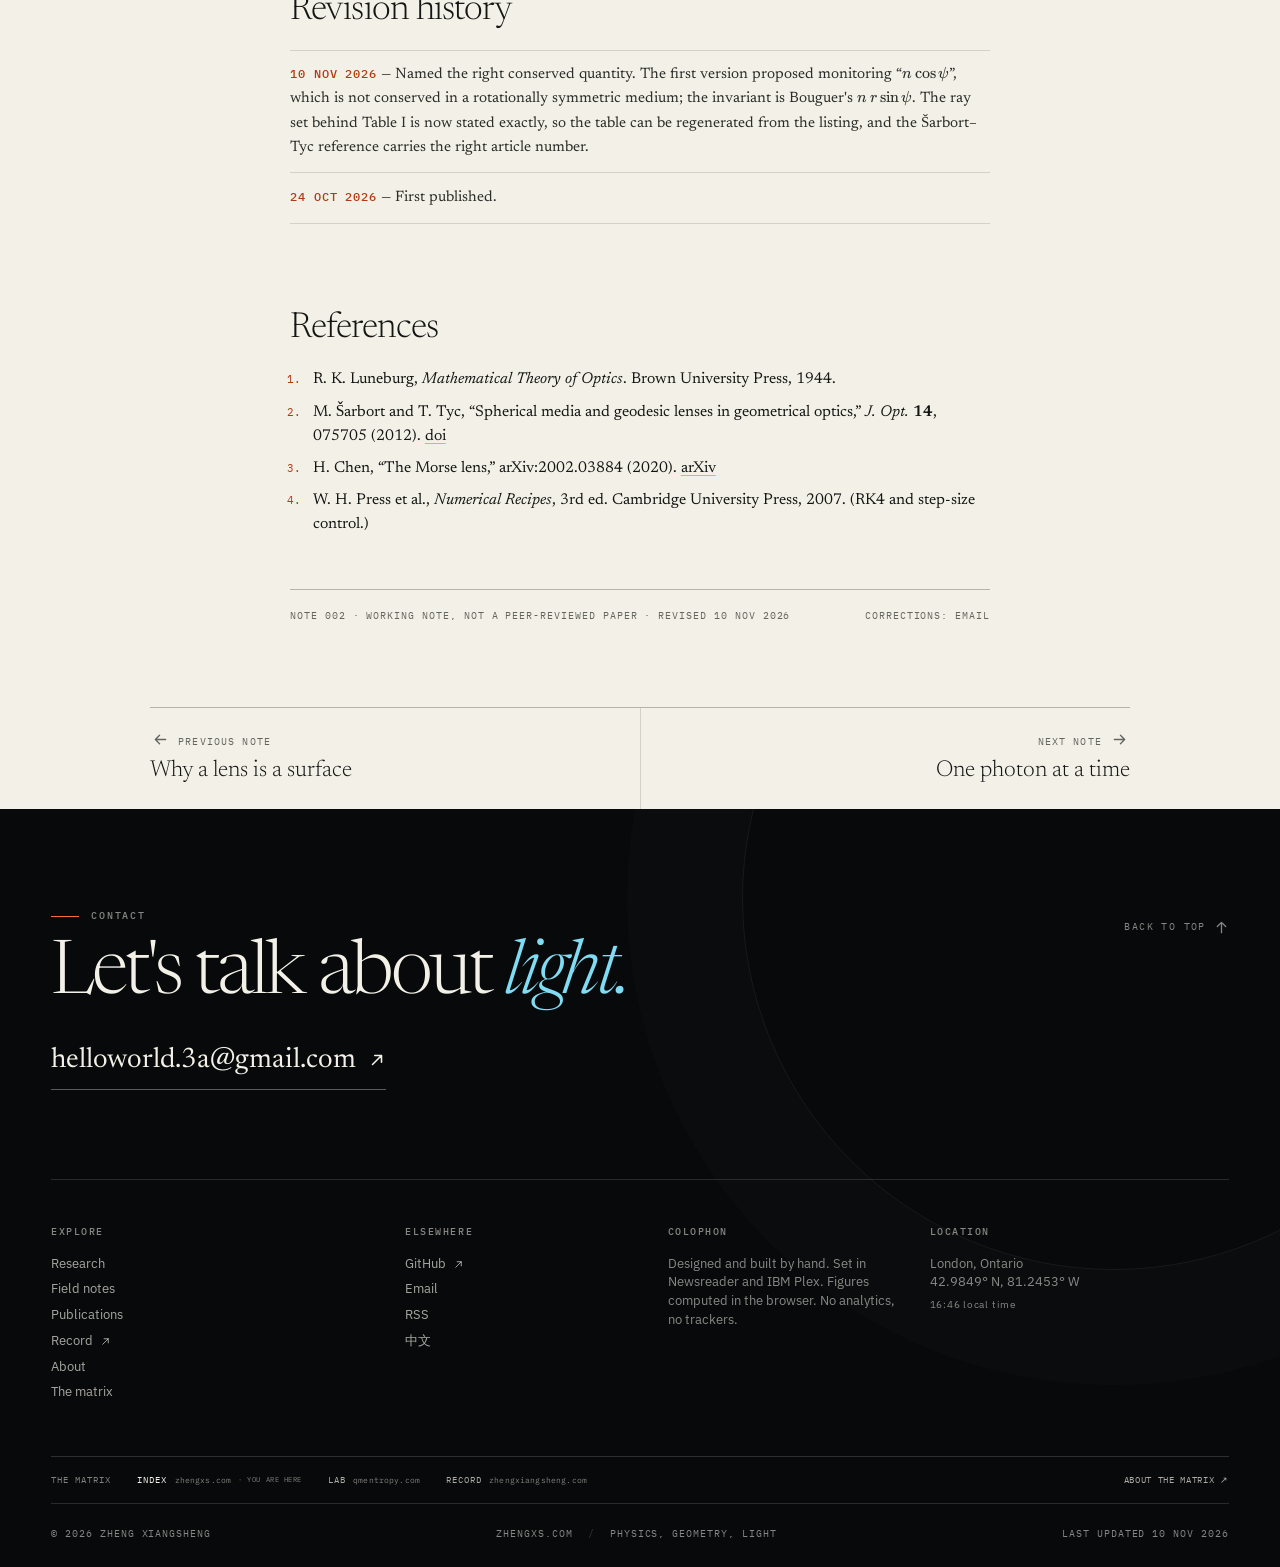
<file: notes/tracing-the-morse-lens/index.html>
<!doctype html>
<html lang="en">
<head>
<meta charset="utf-8">
<meta name="viewport" content="width=device-width, initial-scale=1">
<title>Tracing a ray through the Morse lens — Zheng Xiangsheng</title>
<meta name="description" content="A ray tracer is a small experiment in numerical geometry: the ray equation, RK4, step-size convergence, and what the Morse profile actually does.">
<meta name="author" content="Zheng Xiangsheng">
<link rel="canonical" href="https://zhengxs.com/notes/tracing-the-morse-lens/">
<meta name="theme-color" content="#08090B">
<meta name="color-scheme" content="light">
<meta name="matrix-site" content="index">
<meta name="robots" content="index, follow">

<meta property="og:type" content="article">
<meta property="og:site_name" content="Zheng Xiangsheng">
<meta property="og:title" content="Tracing a ray through the Morse lens — Zheng Xiangsheng">
<meta property="og:description" content="A ray tracer is a small experiment in numerical geometry: the ray equation, RK4, step-size convergence, and what the Morse profile actually does.">
<meta property="og:url" content="https://zhengxs.com/notes/tracing-the-morse-lens/">
<meta property="og:image" content="https://zhengxs.com/assets/images/og.png">
<meta property="og:image:width" content="1200">
<meta property="og:image:height" content="630">
<meta property="og:locale" content="en_CA">

<meta name="twitter:card" content="summary_large_image">
<meta name="twitter:title" content="Tracing a ray through the Morse lens — Zheng Xiangsheng">
<meta name="twitter:description" content="A ray tracer is a small experiment in numerical geometry: the ray equation, RK4, step-size convergence, and what the Morse profile actually does.">
<meta name="twitter:image" content="https://zhengxs.com/assets/images/og.png">

<link rel="icon" type="image/svg+xml" href="/assets/images/favicon.svg">
<link rel="icon" type="image/png" sizes="32x32" href="/assets/images/favicon-32.png">
<link rel="apple-touch-icon" href="/assets/images/apple-touch-icon.png">
<link rel="manifest" href="/site.webmanifest">
<link rel="alternate" type="application/rss+xml" title="Field notes — Zheng Xiangsheng" href="/feed.xml">
<link rel="me" href="https://github.com/hello-zxs">

<link rel="preload" href="/assets/fonts/newsreader-var.woff2" as="font" type="font/woff2" crossorigin>
<link rel="preload" href="/assets/fonts/plex-sans-var.woff2" as="font" type="font/woff2" crossorigin>
<link rel="preload" href="/assets/fonts/plex-mono-400.woff2" as="font" type="font/woff2" crossorigin>
<link rel="stylesheet" href="/assets/css/site.css">
<link rel="stylesheet" href="/assets/matrix/matrix.css">
<link rel="stylesheet" href="/assets/vendor/katex/katex.min.css">
<script>
  document.documentElement.classList.add('js');
  window.addEventListener('error', function () {
    document.documentElement.classList.remove('js');
  });
</script>
<script type="application/ld+json">
{
  "@context": "https://schema.org",
  "@type": "BlogPosting",
  "headline": "Tracing a ray through the Morse lens",
  "datePublished": "2026-10-24",
  "dateModified": "2026-11-10",
  "author": {
    "@type": "Person",
    "@id": "https://zhengxiangsheng.com/#person",
    "name": "Zheng Xiangsheng"
  },
  "url": "https://zhengxs.com/notes/tracing-the-morse-lens/"
}
</script>
</head>

<body class="page-paper">
<a class="skip" href="#main">Skip to content</a>
<header class="nav" data-nav>
  <div class="nav__inner">
    <a class="brand" href="/" aria-label="zhengxs — home">
      <svg class="brand__mark" viewBox="0 0 20 20" fill="none" aria-hidden="true">
        <circle cx="10" cy="10" r="6.6" stroke="currentColor" stroke-width="1"/>
        <circle cx="10" cy="10" r="1.8" fill="#FF6A3D"/>
        <path d="M10 .6v2.2M10 17.2v2.2M.6 10h2.2M17.2 10h2.2" stroke="currentColor" stroke-width="1"/>
      </svg>
      <span>zhengxs</span><span class="brand__dot" aria-hidden="true"></span>
    </a>
    <nav class="nav__links" aria-label="Primary">
      <a href="/research/">Research</a><a href="/notes/" class="is-active" aria-current="page">Notes</a><a href="/publications/">Publications</a><a href="/about/">About</a>
    </nav>
    <div class="nav__meta">
      <span class="nav__clock" data-clock>LONDON <b>--:--</b></span>
      <a class="nav__mail" href="mailto:helloworld.3a@gmail.com">Email</a>
      <button class="nav__menu" type="button" data-menu-open aria-expanded="false" aria-controls="site-menu">
        <span class="nav__menu-lines" aria-hidden="true"><i></i><i></i></span>
        <span class="open-label">Menu</span><span class="close-label">Close</span>
      </button>
    </div>
  </div>
</header>
<div class="menu" id="site-menu" aria-hidden="true">
  <nav class="menu__nav" aria-label="Menu">
    <a href="/"><span>Home</span><em aria-hidden="true">01</em></a><a href="/research/"><span>Research</span><em aria-hidden="true">02</em></a><a href="/notes/" class="is-active"><span>Notes</span><em aria-hidden="true">03</em></a><a href="/publications/"><span>Publications</span><em aria-hidden="true">04</em></a><a href="/about/"><span>About</span><em aria-hidden="true">05</em></a><a href="/matrix/"><span>The matrix</span><em aria-hidden="true">06</em></a><a href="/zh/"><span>中文</span><em aria-hidden="true">07</em></a>
  </nav>
  <div class="menu__foot">
    <div>Physics MSc · Western University<br>London, Ontario, Canada</div>
    <div><a href="mailto:helloworld.3a@gmail.com">helloworld.3a@gmail.com</a><br><a href="https://github.com/hello-zxs">github.com/hello-zxs</a></div>
  </div>
</div>

<main id="main">
<div class="read-progress" data-progress></div>

<header class="note-head">
  <div class="wrap wrap--narrow">
    <a class="note-head__back" href="/notes/"><svg class="arr" viewBox="0 0 16 16" aria-hidden="true"><path d="M13.5 8H3M7 3.5 2.5 8 7 12.5"/></svg> Field notes</a>
    <p class="kicker"><span class="kicker__no">Note 002</span> Numerics</p>
    <h1>Tracing a ray through the Morse lens</h1>
    <p class="note-head__dek">A ray tracer is a small experiment in numerical geometry: four equations, a step size, and a convergence check. The hardest part is deciding what the picture means.</p>
    <div class="note-meta">
      <span class="author">Zheng Xiangsheng</span>
      <span>24 Oct 2026</span>
      <span>Revised 10 Nov 2026</span>
      <span>11 min read</span>
      <span>Working note</span>
    </div>
  </div>
</header>

<div class="wrap wrap--narrow">
  <figure class="note-figure">
    <div class="figure-scroll">
      <picture>
        <source media="(max-width: 700px)" srcset="/assets/figures/fig-rays-mobile.svg">
        <img src="/assets/figures/fig-rays-light.svg" alt="Three panels of ray traces through Luneburg, Morse and Eaton refractive-index profiles, clipped at the lens rim.">
      </picture>
    </div>
    <figcaption><b>Fig. 1</b> — Parallel rays through three profiles: (A) Luneburg, $B=\tfrac12$; (B) intermediate Morse, $B=\tfrac34$; (C) Eaton, $B=1$. Paths are clipped at the lens rim. The caustic moves inward as $B$ increases, and at $B=1$ the rays turn around.</figcaption>
  </figure>
</div>

<article class="note-body prose">
  <p>A ray tracer is easy to write and hard to trust. The equation is short, the integrator is standard, and the picture is convincing. The work is in the checks: does the step size matter, does the ray invariant hold, and is the feature you are looking at a property of the optics rather than of the discretisation?</p>

  <h2>The equation</h2>

  <p>Fermat's principle gives the ray equation</p>

  <p class="math-display">\[ \frac{d}{ds}\left(n\frac{d\mathbf{r}}{ds}\right)=\nabla n, \]</p>

  <p>with $s$ the Euclidean arc length. Writing $\mathbf{u}=d\mathbf{r}/ds$, this is</p>

  <p class="math-display">\[ \frac{d\mathbf{u}}{ds}=\frac{\nabla n-(\nabla n\cdot\mathbf{u})\,\mathbf{u}}{n}. \]</p>

  <p>The second form is convenient because it keeps $\lvert\mathbf{u}\rvert=1$ by construction. It is also the form that survives the index step at the lens rim: $n$ is continuous there for the profiles considered here, even though $\nabla n$ is not.<sup class="fn-ref">1</sup></p>

  <aside class="sidenote"><b>1</b> The parameter $s$ is Euclidean arc length, not optical path. Inside the medium the phase velocity is $c/n$, but the ray geometry is still parameterised by $s$; the optical path appears in the phase, not in the trajectory.</aside>

  <p>For the Luneburg profile, $n^{2}=2-r^{2}$ and $\nabla n=-\mathbf{r}/n$. The equation becomes</p>

  <p class="math-display">\[ \frac{d\mathbf{u}}{ds}=\frac{-\mathbf{r}+(\mathbf{r}\cdot\mathbf{u})\,\mathbf{u}}{n^{2}}, \]</p>

  <p>which is smooth inside the lens and straight outside. The Morse family replaces $n^{2}$ by</p>

  <p class="math-display">\[ n^{2}(r)=2r^{-2+1/B}-r^{-2+2/B}. \]</p>

  <p>For $B&gt;\tfrac12$ the index diverges at the origin, so the integration must stay away from $r=0$; parallel rays with nonzero impact parameter do, but the step size still has to resolve the turning region.</p>

  <h2>The integrator</h2>

  <p>I use classical RK4 in Cartesian coordinates. Cartesian avoids the $1/r$ terms and the coordinate singularity of polar coordinates; the price is that the lens rim is a circle rather than a coordinate line, which a small step handles.</p>

  <pre><code>import math

def grad_n(x, y, B):
    r = math.hypot(x, y)
    if r &gt;= 1.0:
        return 1.0, 0.0, 0.0
    p, q = -2.0 + 1.0 / B, 1.0 / B
    n = math.sqrt(2.0 * r**p - r**(p + q))
    dn = (p * r**(p - 1) - 0.5 * (p + q) * r**(p + q - 1)) / n
    return n, dn * x / r, dn * y / r

def rhs(x, y, vx, vy, B):
    n, gx, gy = grad_n(x, y, B)
    dot = gx * vx + gy * vy
    return vx, vy, (gx - dot * vx) / n, (gy - dot * vy) / n

def trace(b, B, h=0.0025, x0=-1.3):
    x, y, vx, vy = x0, b, 1.0, 0.0
    pts = [(x, y)]
    for _ in range(8000):
        k1 = rhs(x, y, vx, vy, B)
        k2 = rhs(x + h*k1[0]/2, y + h*k1[1]/2, vx + h*k1[2]/2, vy + h*k1[3]/2, B)
        k3 = rhs(x + h*k2[0]/2, y + h*k2[1]/2, vx + h*k2[2]/2, vy + h*k2[3]/2, B)
        k4 = rhs(x + h*k3[0], y + h*k3[1], vx + h*k3[2], vy + h*k3[3], B)
        x  += h*(k1[0] + 2*k2[0] + 2*k3[0] + k4[0]) / 6
        y  += h*(k1[1] + 2*k2[1] + 2*k3[1] + k4[1]) / 6
        vx += h*(k1[2] + 2*k2[2] + 2*k3[2] + k4[2]) / 6
        vy += h*(k1[3] + 2*k2[3] + 2*k3[3] + k4[3]) / 6
        pts.append((x, y))
        if x &gt; 1.45 or math.hypot(x, y) &gt; 2.0:
            break
    return pts</code></pre>

  <p>The stop condition is part of the model. For the figures on this page I stop at the first rim crossing, so the panels show the paths inside the lens; for other questions the interesting part may be the exit field.</p>

  <h2>Does the step size matter?</h2>

  <p>Take a bundle of parallel rays with impact parameters $b=\pm0.1$ to $\pm0.8$ in steps of $0.1$, find the first axis crossing of each ray, and look at the mean and the RMS spread. The table compares four step sizes. The reference is not an analytic formula but the finest integration; the point is to see what changes.</p>

  <table>
    <caption>TABLE I. Focus statistics versus RK4 step size (16 rays, $b=\pm0.1$ to $\pm0.8$ in steps of $0.1$; $x_0=-1.3$).</caption>
    <thead>
      <tr><th scope="col"><span class="sr-only">Step size </span>$h$</th><th scope="col">$\bar{x}$, $B=\tfrac12$</th><th scope="col">RMS, $B=\tfrac12$</th><th scope="col">$\bar{x}$, $B=\tfrac34$</th><th scope="col">RMS, $B=\tfrac34$</th></tr>
    </thead>
    <tbody>
      <tr><td>0.01</td><td>1.00033</td><td>0.00192</td><td>0.24373</td><td>0.17095</td></tr>
      <tr><td>0.005</td><td>1.00039</td><td>0.00035</td><td>0.24406</td><td>0.17125</td></tr>
      <tr><td>0.0025</td><td>1.00003</td><td>0.00042</td><td>0.24392</td><td>0.17117</td></tr>
      <tr><td>0.00125</td><td>1.00008</td><td>0.00008</td><td>0.24394</td><td>0.17116</td></tr>
    </tbody>
  </table>

  <p>Two things are happening. The Luneburg focus converges to $x=1$ and the RMS spread falls with the step; that is the integrator behaving as expected. The Morse $B=\tfrac34$ statistics stop changing at about four decimal places while the RMS spread stays near $0.17$. That residual is not numerical error. It is the aberration of the profile: the bundle does not have a point focus.<sup class="fn-ref">2</sup></p>

  <aside class="sidenote"><b>2</b> A caustic is an envelope of rays, not a point. The mean crossing is a useful summary, but the RMS spread is the honest measure of how tightly the bundle focuses.</aside>

  <h2>What the three panels show</h2>

  <p>Panel A is the Luneburg lens. The parallel bundle focuses at the rear rim; the caustic is a point to the accuracy of the table. Panel B is the intermediate Morse profile. The caustic has moved inward and broadened; the rays cross the axis over a range of positions. Panel C is Eaton: the index diverges at the origin, the rays turn before reaching it, and the bundle leaves the lens on the entrance side.</p>

  <p>The visual difference between B and C is not a difference in numerical quality. It is the profile changing from a focusing lens into a retroreflector. The same integrator, step, and stop condition produce all three panels.</p>

  <h2>What I would check next</h2>

  <p>Three checks would make the tracer more useful. First, a conserved quantity: for a rotationally symmetric index Bouguer's invariant $n\,r\sin\psi$ — the optical angular momentum, with $\psi$ the angle between the ray and the radius — is constant along the path, and its drift is a cheap error monitor. In the Cartesian variables of the code it is $n\,(x\,u_{y}-y\,u_{x})$. Second, an analytic limit: the Luneburg case has a closed-form focus, so it can calibrate the integrator independently of the surface construction. Third, a convergence study in the surface metric, not only in the bulk: the geodesic integration and the GRIN integration should agree at the same rate.</p>

  <p>None of these is difficult. They are the difference between a picture and an experiment.</p>

  <h2 id="revisions">Revision history</h2>
  <ul class="revisions">
    <li><b>10 Nov 2026</b> — Named the right conserved quantity. The first version proposed monitoring “$n\cos\psi$”, which is not conserved in a rotationally symmetric medium; the invariant is Bouguer's $n\,r\sin\psi$. The ray set behind Table I is now stated exactly, so the table can be regenerated from the listing, and the Šarbort–Tyc reference carries the right article number.</li>
    <li><b>24 Oct 2026</b> — First published.</li>
  </ul>

  <h2>References</h2>
  <ol class="reading-list">
    <li>R. K. Luneburg, <em>Mathematical Theory of Optics</em>. Brown University Press, 1944.</li>
    <li>M. Šarbort and T. Tyc, “Spherical media and geodesic lenses in geometrical optics,” <em>J. Opt.</em> <strong>14</strong>, 075705 (2012). <a href="https://doi.org/10.1088/2040-8978/14/7/075705">doi</a></li>
    <li>H. Chen, “The Morse lens,” arXiv:2002.03884 (2020). <a href="https://arxiv.org/abs/2002.03884">arXiv</a></li>
    <li>W. H. Press et al., <em>Numerical Recipes</em>, 3rd ed. Cambridge University Press, 2007. (RK4 and step-size control.)</li>
  </ol>
</article>

<div class="note-end">
  <span>Note 002 · Working note, not a peer-reviewed paper · <a href="#revisions">revised 10 Nov 2026</a></span>
  <span>Corrections: <a href="mailto:helloworld.3a@gmail.com">email</a></span>
</div>

<nav class="note-nav" aria-label="Notes">
  <a href="/notes/why-a-lens-is-a-surface/">
    <span><svg class="arr" viewBox="0 0 16 16" aria-hidden="true"><path d="M13.5 8H3M7 3.5 2.5 8 7 12.5"/></svg> Previous note</span>
    <strong>Why a lens is a surface</strong>
  </a>
  <a href="/notes/one-photon-at-a-time/">
    <span>Next note <svg class="arr" viewBox="0 0 16 16" aria-hidden="true"><path d="M2.5 8h10.5M9 3.5 13.5 8 9 12.5"/></svg></span>
    <strong>One photon at a time</strong>
  </a>
</nav>

</main>

<footer class="footer">
  <div class="wrap">
    <div class="footer__cta">
      <div>
        <p class="kicker kicker--light">Contact</p>
        <h2>Let's talk about <em>light.</em></h2>
        <a class="footer__email" href="mailto:helloworld.3a@gmail.com">helloworld.3a@gmail.com <svg class="arr" viewBox="0 0 16 16" aria-hidden="true"><path d="M4 12 12 4M6 4h6v6"/></svg></a>
      </div>
      <a class="footer__toplink" href="#">Back to top <svg class="arr" viewBox="0 0 16 16" aria-hidden="true"><path d="M8 13.5V2.5M3.5 7 8 2.5 12.5 7"/></svg></a>
    </div>
    <div class="footer__grid">
      <div class="footer__col">
        <h3>Explore</h3>
        <a href="/research/">Research</a>
        <a href="/notes/">Field notes</a>
        <a href="/publications/">Publications</a>
        <a href="https://zhengxiangsheng.com/#record">Record <svg class="arr" viewBox="0 0 16 16" aria-hidden="true"><path d="M4 12 12 4M6 4h6v6"/></svg></a>
        <a href="/about/">About</a>
        <a href="/matrix/">The matrix</a>
      </div>
      <div class="footer__col">
        <h3>Elsewhere</h3>
        <a href="https://github.com/hello-zxs">GitHub <svg class="arr" viewBox="0 0 16 16" aria-hidden="true"><path d="M4 12 12 4M6 4h6v6"/></svg></a>
        <a href="mailto:helloworld.3a@gmail.com">Email</a>
        <a href="/feed.xml">RSS</a>
        <a href="/zh/" lang="zh-Hans">中文</a>
      </div>
      <div class="footer__col">
        <h3>Colophon</h3>
        <p>Designed and built by hand. Set in Newsreader and IBM Plex. Figures computed in the browser. No analytics, no trackers.</p>
      </div>
      <div class="footer__col">
        <h3>Location</h3>
        <p>London, Ontario<br>42.9849° N, 81.2453° W</p>
        <p class="mono"><span data-clock>--:--</span> local time</p>
      </div>
    </div>
    <nav class="mx-strip" aria-label="The matrix">
      <span class="mx-strip__label">The matrix</span>
      <a data-site="index" class="is-current" aria-current="page" href="https://zhengxs.com/">Index <em>zhengxs.com</em></a>
      <a data-site="lab" href="https://qmentropy.com/">Lab <em>qmentropy.com</em></a>
      <a data-site="record" href="https://zhengxiangsheng.com/">Record <em>zhengxiangsheng.com</em></a>
      <a class="mx-strip__about" href="/matrix/">About the matrix &nearr;</a>
    </nav>
    <div class="footer__bottom">
      <span>© 2026 Zheng Xiangsheng</span>
      <span>zhengxs.com <span class="dotsep">/</span> Physics, geometry, light</span>
      <span>Last updated 10 Nov 2026</span>
    </div>
  </div>
</footer>

<script defer src="/assets/js/site.js"></script>
<script defer src="/assets/matrix/matrix.js"></script>
<script defer src="/assets/vendor/katex/katex.min.js"></script>
<script defer src="/assets/vendor/katex/auto-render.min.js"></script>
</body>
</html>
</file>
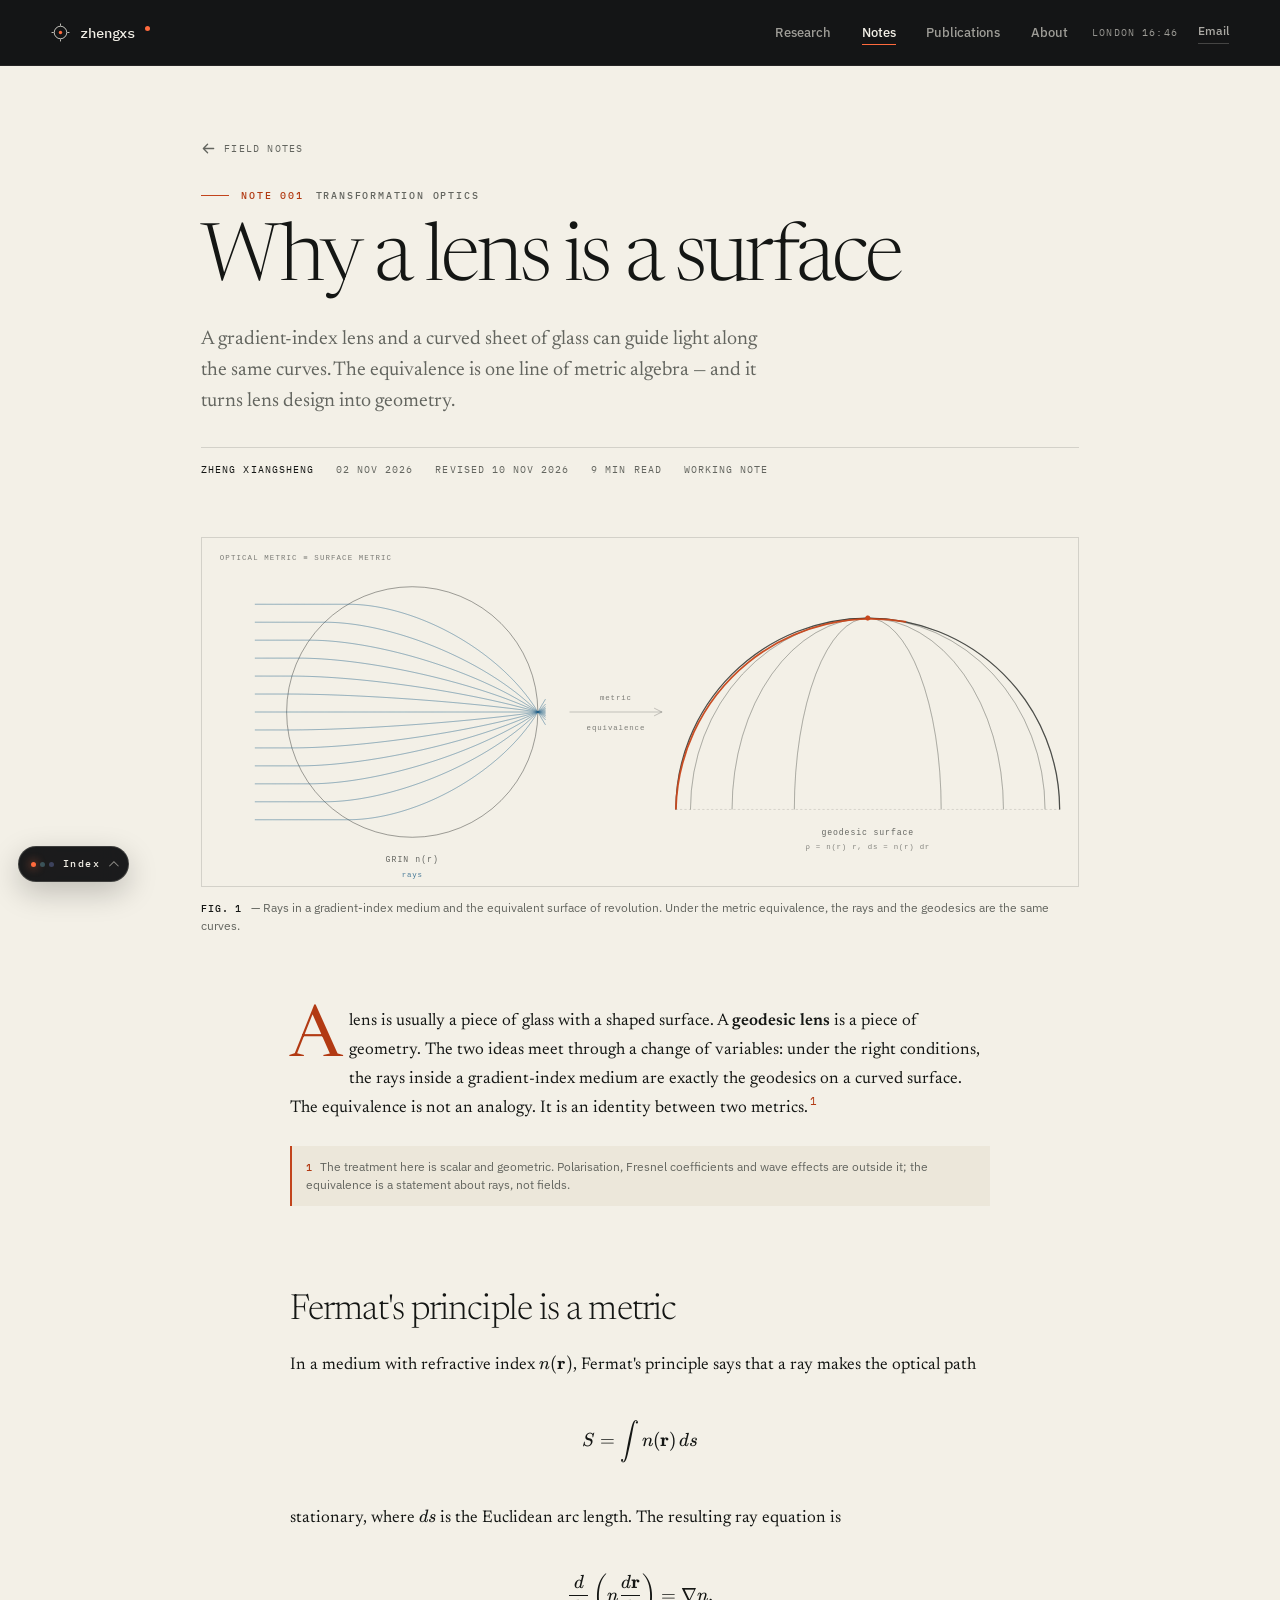
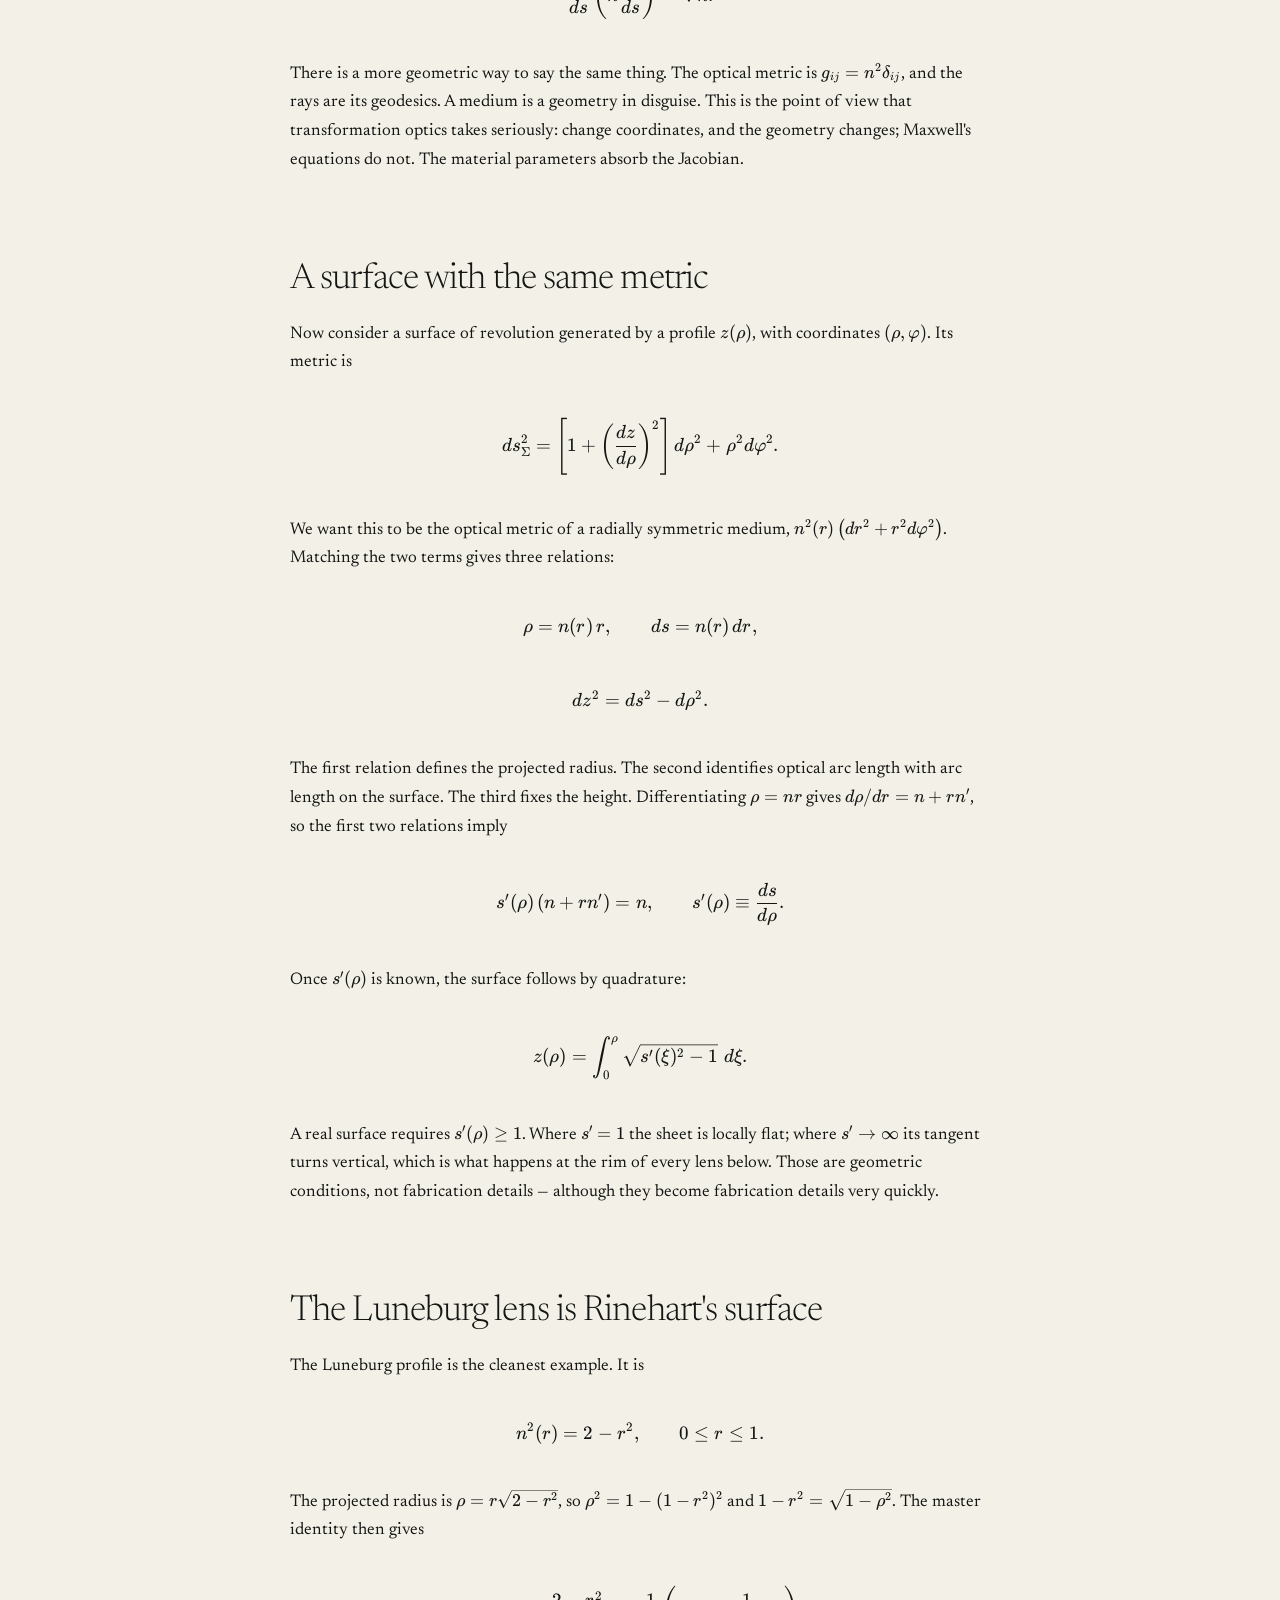
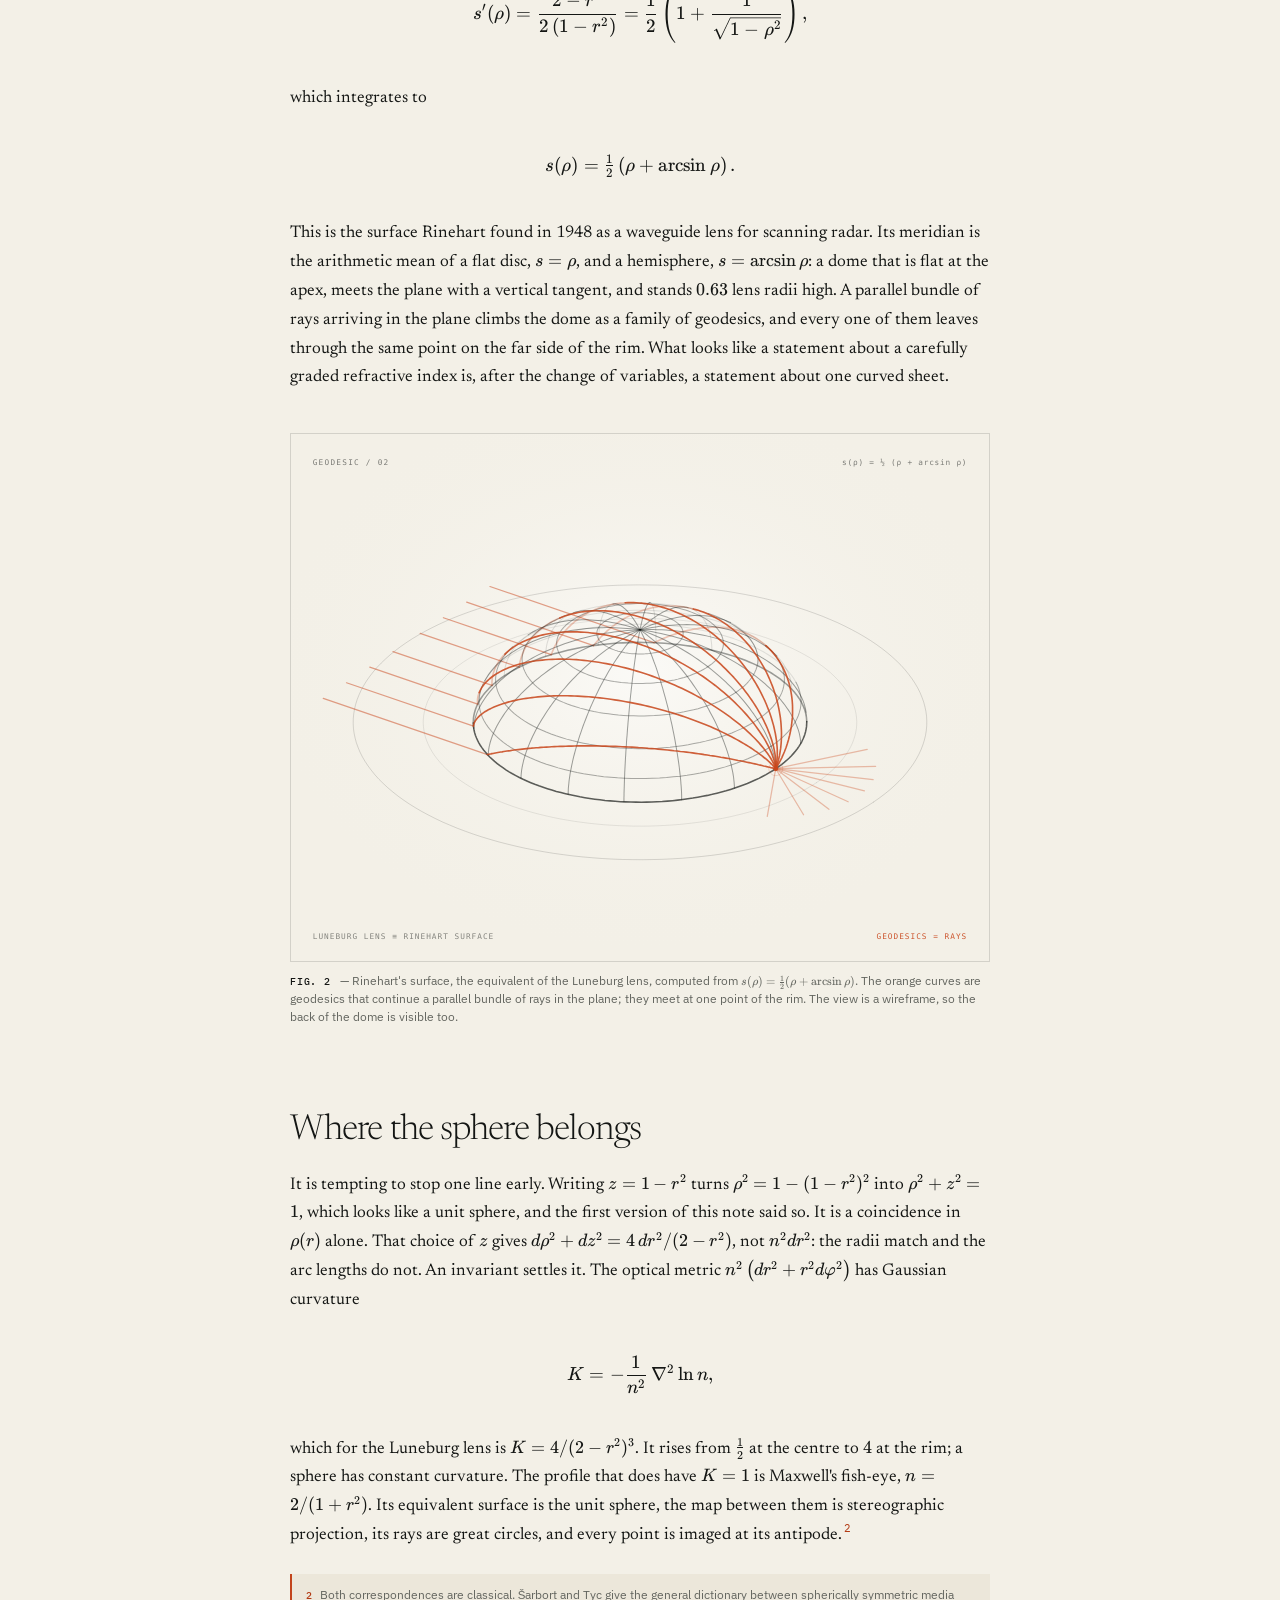
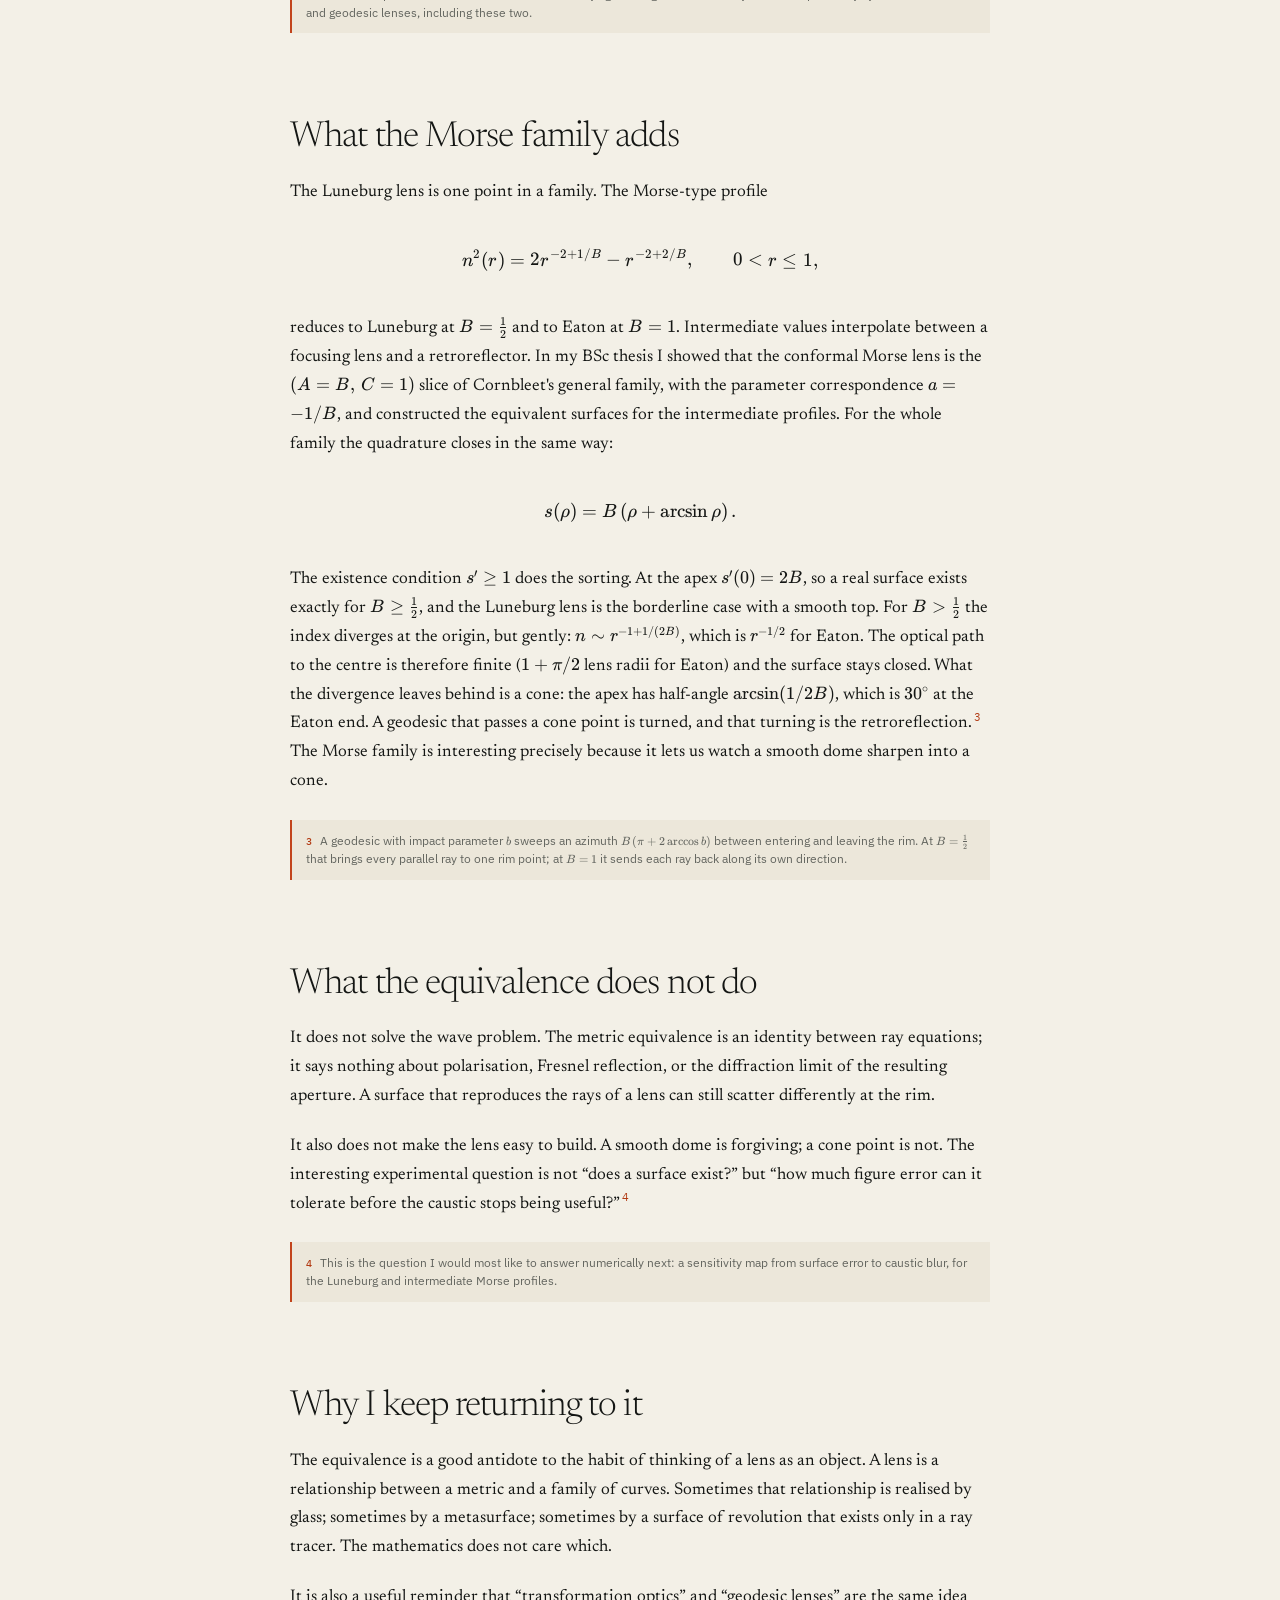
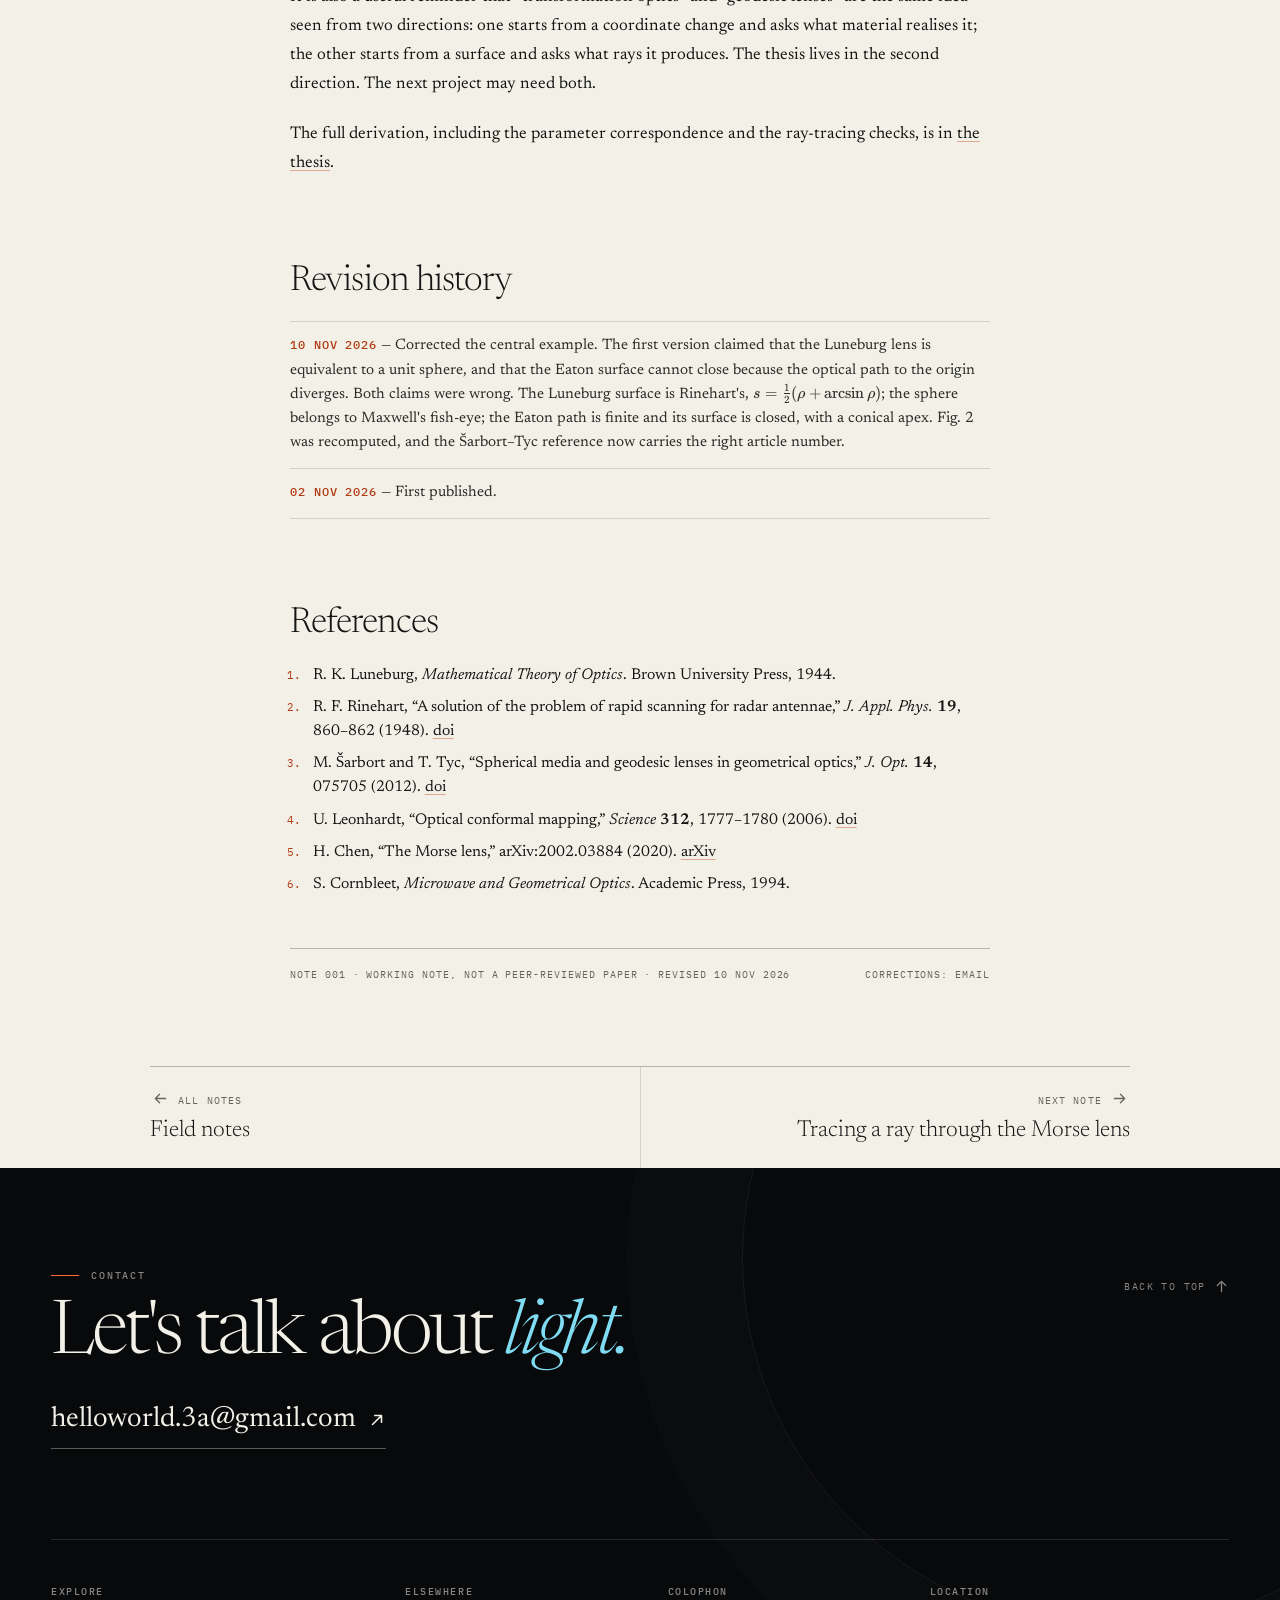
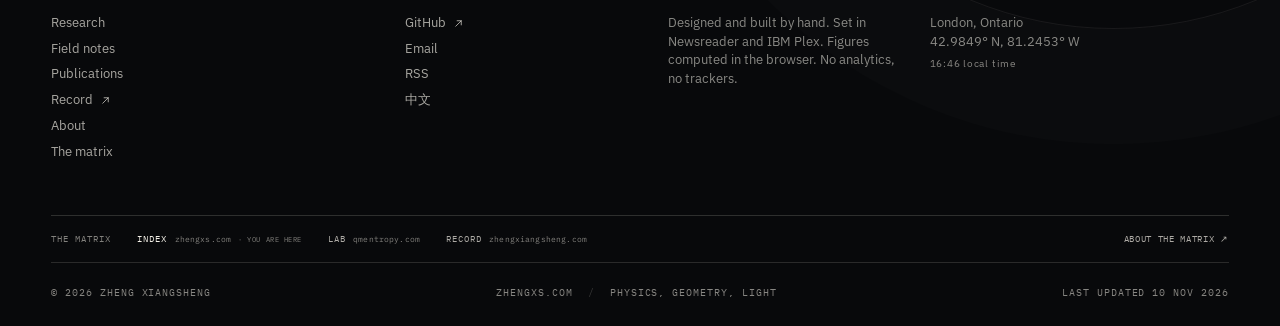
<file: notes/why-a-lens-is-a-surface/index.html>
<!doctype html>
<html lang="en">
<head>
<meta charset="utf-8">
<meta name="viewport" content="width=device-width, initial-scale=1">
<title>Why a lens is a surface — Zheng Xiangsheng</title>
<meta name="description" content="A gradient-index lens and a curved surface can guide light along the same curves. The metric equivalence behind geodesic lenses, derived from Fermat&#x27;s principle.">
<meta name="author" content="Zheng Xiangsheng">
<link rel="canonical" href="https://zhengxs.com/notes/why-a-lens-is-a-surface/">
<meta name="theme-color" content="#08090B">
<meta name="color-scheme" content="light">
<meta name="matrix-site" content="index">
<meta name="robots" content="index, follow">

<meta property="og:type" content="article">
<meta property="og:site_name" content="Zheng Xiangsheng">
<meta property="og:title" content="Why a lens is a surface — Zheng Xiangsheng">
<meta property="og:description" content="A gradient-index lens and a curved surface can guide light along the same curves. The metric equivalence behind geodesic lenses, derived from Fermat&#x27;s principle.">
<meta property="og:url" content="https://zhengxs.com/notes/why-a-lens-is-a-surface/">
<meta property="og:image" content="https://zhengxs.com/assets/images/og.png">
<meta property="og:image:width" content="1200">
<meta property="og:image:height" content="630">
<meta property="og:locale" content="en_CA">

<meta name="twitter:card" content="summary_large_image">
<meta name="twitter:title" content="Why a lens is a surface — Zheng Xiangsheng">
<meta name="twitter:description" content="A gradient-index lens and a curved surface can guide light along the same curves. The metric equivalence behind geodesic lenses, derived from Fermat&#x27;s principle.">
<meta name="twitter:image" content="https://zhengxs.com/assets/images/og.png">

<link rel="icon" type="image/svg+xml" href="/assets/images/favicon.svg">
<link rel="icon" type="image/png" sizes="32x32" href="/assets/images/favicon-32.png">
<link rel="apple-touch-icon" href="/assets/images/apple-touch-icon.png">
<link rel="manifest" href="/site.webmanifest">
<link rel="alternate" type="application/rss+xml" title="Field notes — Zheng Xiangsheng" href="/feed.xml">
<link rel="me" href="https://github.com/hello-zxs">

<link rel="preload" href="/assets/fonts/newsreader-var.woff2" as="font" type="font/woff2" crossorigin>
<link rel="preload" href="/assets/fonts/plex-sans-var.woff2" as="font" type="font/woff2" crossorigin>
<link rel="preload" href="/assets/fonts/plex-mono-400.woff2" as="font" type="font/woff2" crossorigin>
<link rel="stylesheet" href="/assets/css/site.css">
<link rel="stylesheet" href="/assets/matrix/matrix.css">
<link rel="stylesheet" href="/assets/vendor/katex/katex.min.css">
<script>
  document.documentElement.classList.add('js');
  window.addEventListener('error', function () {
    document.documentElement.classList.remove('js');
  });
</script>
<script type="application/ld+json">
{
  "@context": "https://schema.org",
  "@type": "BlogPosting",
  "headline": "Why a lens is a surface",
  "datePublished": "2026-11-02",
  "dateModified": "2026-11-10",
  "author": {
    "@type": "Person",
    "@id": "https://zhengxiangsheng.com/#person",
    "name": "Zheng Xiangsheng"
  },
  "url": "https://zhengxs.com/notes/why-a-lens-is-a-surface/"
}
</script>
</head>

<body class="page-paper">
<a class="skip" href="#main">Skip to content</a>
<header class="nav" data-nav>
  <div class="nav__inner">
    <a class="brand" href="/" aria-label="zhengxs — home">
      <svg class="brand__mark" viewBox="0 0 20 20" fill="none" aria-hidden="true">
        <circle cx="10" cy="10" r="6.6" stroke="currentColor" stroke-width="1"/>
        <circle cx="10" cy="10" r="1.8" fill="#FF6A3D"/>
        <path d="M10 .6v2.2M10 17.2v2.2M.6 10h2.2M17.2 10h2.2" stroke="currentColor" stroke-width="1"/>
      </svg>
      <span>zhengxs</span><span class="brand__dot" aria-hidden="true"></span>
    </a>
    <nav class="nav__links" aria-label="Primary">
      <a href="/research/">Research</a><a href="/notes/" class="is-active" aria-current="page">Notes</a><a href="/publications/">Publications</a><a href="/about/">About</a>
    </nav>
    <div class="nav__meta">
      <span class="nav__clock" data-clock>LONDON <b>--:--</b></span>
      <a class="nav__mail" href="mailto:helloworld.3a@gmail.com">Email</a>
      <button class="nav__menu" type="button" data-menu-open aria-expanded="false" aria-controls="site-menu">
        <span class="nav__menu-lines" aria-hidden="true"><i></i><i></i></span>
        <span class="open-label">Menu</span><span class="close-label">Close</span>
      </button>
    </div>
  </div>
</header>
<div class="menu" id="site-menu" aria-hidden="true">
  <nav class="menu__nav" aria-label="Menu">
    <a href="/"><span>Home</span><em aria-hidden="true">01</em></a><a href="/research/"><span>Research</span><em aria-hidden="true">02</em></a><a href="/notes/" class="is-active"><span>Notes</span><em aria-hidden="true">03</em></a><a href="/publications/"><span>Publications</span><em aria-hidden="true">04</em></a><a href="/about/"><span>About</span><em aria-hidden="true">05</em></a><a href="/matrix/"><span>The matrix</span><em aria-hidden="true">06</em></a><a href="/zh/"><span>中文</span><em aria-hidden="true">07</em></a>
  </nav>
  <div class="menu__foot">
    <div>Physics MSc · Western University<br>London, Ontario, Canada</div>
    <div><a href="mailto:helloworld.3a@gmail.com">helloworld.3a@gmail.com</a><br><a href="https://github.com/hello-zxs">github.com/hello-zxs</a></div>
  </div>
</div>

<main id="main">
<div class="read-progress" data-progress></div>

<header class="note-head">
  <div class="wrap wrap--narrow">
    <a class="note-head__back" href="/notes/"><svg class="arr" viewBox="0 0 16 16" aria-hidden="true"><path d="M13.5 8H3M7 3.5 2.5 8 7 12.5"/></svg> Field notes</a>
    <p class="kicker"><span class="kicker__no">Note 001</span> Transformation optics</p>
    <h1>Why a lens is a surface</h1>
    <p class="note-head__dek">A gradient-index lens and a curved sheet of glass can guide light along the same curves. The equivalence is one line of metric algebra — and it turns lens design into geometry.</p>
    <div class="note-meta">
      <span class="author">Zheng Xiangsheng</span>
      <span>02 Nov 2026</span>
      <span>Revised 10 Nov 2026</span>
      <span>9 min read</span>
      <span>Working note</span>
    </div>
  </div>
</header>

<div class="wrap wrap--narrow">
  <figure class="note-figure">
    <div class="figure-scroll">
      <picture>
        <source media="(max-width: 700px)" srcset="/assets/figures/fig-equivalence-mobile.svg">
        <img src="/assets/figures/fig-equivalence-light.svg" alt="A gradient-index disc with converging rays next to a curved surface of revolution with a geodesic.">
      </picture>
    </div>
    <figcaption><b>Fig. 1</b> — Rays in a gradient-index medium and the equivalent surface of revolution. Under the metric equivalence, the rays and the geodesics are the same curves.</figcaption>
  </figure>
</div>

<article class="note-body prose">
  <p>A lens is usually a piece of glass with a shaped surface. A <strong>geodesic lens</strong> is a piece of geometry. The two ideas meet through a change of variables: under the right conditions, the rays inside a gradient-index medium are exactly the geodesics on a curved surface. The equivalence is not an analogy. It is an identity between two metrics.<sup class="fn-ref">1</sup></p>

  <aside class="sidenote"><b>1</b> The treatment here is scalar and geometric. Polarisation, Fresnel coefficients and wave effects are outside it; the equivalence is a statement about rays, not fields.</aside>

  <h2>Fermat's principle is a metric</h2>

  <p>In a medium with refractive index $n(\mathbf{r})$, Fermat's principle says that a ray makes the optical path</p>

  <p class="math-display">\[ S=\int n(\mathbf{r})\,ds \]</p>

  <p>stationary, where $ds$ is the Euclidean arc length. The resulting ray equation is</p>

  <p class="math-display">\[ \frac{d}{ds}\left(n\frac{d\mathbf{r}}{ds}\right)=\nabla n. \]</p>

  <p>There is a more geometric way to say the same thing. The optical metric is $g_{ij}=n^{2}\delta_{ij}$, and the rays are its geodesics. A medium is a geometry in disguise. This is the point of view that transformation optics takes seriously: change coordinates, and the geometry changes; Maxwell's equations do not. The material parameters absorb the Jacobian.</p>

  <h2>A surface with the same metric</h2>

  <p>Now consider a surface of revolution generated by a profile $z(\rho)$, with coordinates $(\rho,\varphi)$. Its metric is</p>

  <p class="math-display">\[ ds_{\Sigma}^{2}=\left[1+\left(\frac{dz}{d\rho}\right)^{2}\right]d\rho^{2}+\rho^{2}d\varphi^{2}. \]</p>

  <p>We want this to be the optical metric of a radially symmetric medium, $n^{2}(r)\left(dr^{2}+r^{2}d\varphi^{2}\right)$. Matching the two terms gives three relations:</p>

  <p class="math-display">\[ \rho=n(r)\,r,\qquad ds=n(r)\,dr, \]</p>

  <p class="math-display">\[ dz^{2}=ds^{2}-d\rho^{2}. \]</p>

  <p>The first relation defines the projected radius. The second identifies optical arc length with arc length on the surface. The third fixes the height. Differentiating $\rho=nr$ gives $d\rho/dr=n+rn'$, so the first two relations imply</p>

  <p class="math-display">\[ s'(\rho)\,(n+rn')=n,\qquad s'(\rho)\equiv\frac{ds}{d\rho}. \]</p>

  <p>Once $s'(\rho)$ is known, the surface follows by quadrature:</p>

  <p class="math-display">\[ z(\rho)=\int_{0}^{\rho}\sqrt{s'(\xi)^{2}-1}\;d\xi. \]</p>

  <p>A real surface requires $s'(\rho)\ge1$. Where $s'=1$ the sheet is locally flat; where $s'\to\infty$ its tangent turns vertical, which is what happens at the rim of every lens below. Those are geometric conditions, not fabrication details — although they become fabrication details very quickly.</p>

  <h2>The Luneburg lens is Rinehart's surface</h2>

  <p>The Luneburg profile is the cleanest example. It is</p>

  <p class="math-display">\[ n^{2}(r)=2-r^{2},\qquad 0\le r\le1. \]</p>

  <p>The projected radius is $\rho=r\sqrt{2-r^{2}}$, so $\rho^{2}=1-(1-r^{2})^{2}$ and $1-r^{2}=\sqrt{1-\rho^{2}}$. The master identity then gives</p>

  <p class="math-display">\[ s'(\rho)=\frac{2-r^{2}}{2\,(1-r^{2})}=\frac12\left(1+\frac{1}{\sqrt{1-\rho^{2}}}\right), \]</p>

  <p>which integrates to</p>

  <p class="math-display">\[ s(\rho)=\tfrac12\left(\rho+\arcsin\rho\right). \]</p>

  <p>This is the surface Rinehart found in 1948 as a waveguide lens for scanning radar. Its meridian is the arithmetic mean of a flat disc, $s=\rho$, and a hemisphere, $s=\arcsin\rho$: a dome that is flat at the apex, meets the plane with a vertical tangent, and stands $0.63$ lens radii high. A parallel bundle of rays arriving in the plane climbs the dome as a family of geodesics, and every one of them leaves through the same point on the far side of the rim. What looks like a statement about a carefully graded refractive index is, after the change of variables, a statement about one curved sheet.</p>

  <figure>
    <img src="/assets/figures/fig-surface-light.svg" alt="A wireframe dome standing on a plane. Parallel rays in the plane climb the dome as orange geodesics and converge at a single point on the far side of its rim." width="900" height="680">
    <figcaption><b>Fig. 2</b> — Rinehart's surface, the equivalent of the Luneburg lens, computed from $s(\rho)=\tfrac12(\rho+\arcsin\rho)$. The orange curves are geodesics that continue a parallel bundle of rays in the plane; they meet at one point of the rim. The view is a wireframe, so the back of the dome is visible too.</figcaption>
  </figure>

  <h2>Where the sphere belongs</h2>

  <p>It is tempting to stop one line early. Writing $z=1-r^{2}$ turns $\rho^{2}=1-(1-r^{2})^{2}$ into $\rho^{2}+z^{2}=1$, which looks like a unit sphere, and the first version of this note said so. It is a coincidence in $\rho(r)$ alone. That choice of $z$ gives $d\rho^{2}+dz^{2}=4\,dr^{2}/(2-r^{2})$, not $n^{2}dr^{2}$: the radii match and the arc lengths do not. An invariant settles it. The optical metric $n^{2}\left(dr^{2}+r^{2}d\varphi^{2}\right)$ has Gaussian curvature</p>

  <p class="math-display">\[ K=-\frac{1}{n^{2}}\,\nabla^{2}\ln n, \]</p>

  <p>which for the Luneburg lens is $K=4/(2-r^{2})^{3}$. It rises from $\tfrac12$ at the centre to $4$ at the rim; a sphere has constant curvature. The profile that does have $K=1$ is Maxwell's fish-eye, $n=2/(1+r^{2})$. Its equivalent surface is the unit sphere, the map between them is stereographic projection, its rays are great circles, and every point is imaged at its antipode.<sup class="fn-ref">2</sup></p>

  <aside class="sidenote"><b>2</b> Both correspondences are classical. Šarbort and Tyc give the general dictionary between spherically symmetric media and geodesic lenses, including these two.</aside>

  <h2>What the Morse family adds</h2>

  <p>The Luneburg lens is one point in a family. The Morse-type profile</p>

  <p class="math-display">\[ n^{2}(r)=2r^{-2+1/B}-r^{-2+2/B},\qquad 0&lt;r\le1, \]</p>

  <p>reduces to Luneburg at $B=\tfrac12$ and to Eaton at $B=1$. Intermediate values interpolate between a focusing lens and a retroreflector. In my BSc thesis I showed that the conformal Morse lens is the $(A=B,\,C=1)$ slice of Cornbleet's general family, with the parameter correspondence $a=-1/B$, and constructed the equivalent surfaces for the intermediate profiles. For the whole family the quadrature closes in the same way:</p>

  <p class="math-display">\[ s(\rho)=B\left(\rho+\arcsin\rho\right). \]</p>

  <p>The existence condition $s'\ge1$ does the sorting. At the apex $s'(0)=2B$, so a real surface exists exactly for $B\ge\tfrac12$, and the Luneburg lens is the borderline case with a smooth top. For $B&gt;\tfrac12$ the index diverges at the origin, but gently: $n\sim r^{-1+1/(2B)}$, which is $r^{-1/2}$ for Eaton. The optical path to the centre is therefore finite ($1+\pi/2$ lens radii for Eaton) and the surface stays closed. What the divergence leaves behind is a cone: the apex has half-angle $\arcsin(1/2B)$, which is $30^{\circ}$ at the Eaton end. A geodesic that passes a cone point is turned, and that turning is the retroreflection.<sup class="fn-ref">3</sup> The Morse family is interesting precisely because it lets us watch a smooth dome sharpen into a cone.</p>

  <aside class="sidenote"><b>3</b> A geodesic with impact parameter $b$ sweeps an azimuth $B\,(\pi+2\arccos b)$ between entering and leaving the rim. At $B=\tfrac12$ that brings every parallel ray to one rim point; at $B=1$ it sends each ray back along its own direction.</aside>

  <h2>What the equivalence does not do</h2>

  <p>It does not solve the wave problem. The metric equivalence is an identity between ray equations; it says nothing about polarisation, Fresnel reflection, or the diffraction limit of the resulting aperture. A surface that reproduces the rays of a lens can still scatter differently at the rim.</p>

  <p>It also does not make the lens easy to build. A smooth dome is forgiving; a cone point is not. The interesting experimental question is not “does a surface exist?” but “how much figure error can it tolerate before the caustic stops being useful?”<sup class="fn-ref">4</sup></p>

  <aside class="sidenote"><b>4</b> This is the question I would most like to answer numerically next: a sensitivity map from surface error to caustic blur, for the Luneburg and intermediate Morse profiles.</aside>

  <h2>Why I keep returning to it</h2>

  <p>The equivalence is a good antidote to the habit of thinking of a lens as an object. A lens is a relationship between a metric and a family of curves. Sometimes that relationship is realised by glass; sometimes by a metasurface; sometimes by a surface of revolution that exists only in a ray tracer. The mathematics does not care which.</p>

  <p>It is also a useful reminder that “transformation optics” and “geodesic lenses” are the same idea seen from two directions: one starts from a coordinate change and asks what material realises it; the other starts from a surface and asks what rays it produces. The thesis lives in the second direction. The next project may need both.</p>

  <p>The full derivation, including the parameter correspondence and the ray-tracing checks, is in <a href="/papers/morse-lens/">the thesis</a>.</p>

  <h2 id="revisions">Revision history</h2>
  <ul class="revisions">
    <li><b>10 Nov 2026</b> — Corrected the central example. The first version claimed that the Luneburg lens is equivalent to a unit sphere, and that the Eaton surface cannot close because the optical path to the origin diverges. Both claims were wrong. The Luneburg surface is Rinehart's, $s=\tfrac12(\rho+\arcsin\rho)$; the sphere belongs to Maxwell's fish-eye; the Eaton path is finite and its surface is closed, with a conical apex. Fig. 2 was recomputed, and the Šarbort–Tyc reference now carries the right article number.</li>
    <li><b>02 Nov 2026</b> — First published.</li>
  </ul>

  <h2>References</h2>
  <ol class="reading-list">
    <li>R. K. Luneburg, <em>Mathematical Theory of Optics</em>. Brown University Press, 1944.</li>
    <li>R. F. Rinehart, “A solution of the problem of rapid scanning for radar antennae,” <em>J. Appl. Phys.</em> <strong>19</strong>, 860–862 (1948). <a href="https://doi.org/10.1063/1.1698221">doi</a></li>
    <li>M. Šarbort and T. Tyc, “Spherical media and geodesic lenses in geometrical optics,” <em>J. Opt.</em> <strong>14</strong>, 075705 (2012). <a href="https://doi.org/10.1088/2040-8978/14/7/075705">doi</a></li>
    <li>U. Leonhardt, “Optical conformal mapping,” <em>Science</em> <strong>312</strong>, 1777–1780 (2006). <a href="https://doi.org/10.1126/science.1126493">doi</a></li>
    <li>H. Chen, “The Morse lens,” arXiv:2002.03884 (2020). <a href="https://arxiv.org/abs/2002.03884">arXiv</a></li>
    <li>S. Cornbleet, <em>Microwave and Geometrical Optics</em>. Academic Press, 1994.</li>
  </ol>
</article>

<div class="note-end">
  <span>Note 001 · Working note, not a peer-reviewed paper · <a href="#revisions">revised 10 Nov 2026</a></span>
  <span>Corrections: <a href="mailto:helloworld.3a@gmail.com">email</a></span>
</div>

<nav class="note-nav" aria-label="Notes">
  <a href="/notes/">
    <span><svg class="arr" viewBox="0 0 16 16" aria-hidden="true"><path d="M13.5 8H3M7 3.5 2.5 8 7 12.5"/></svg> All notes</span>
    <strong>Field notes</strong>
  </a>
  <a href="/notes/tracing-the-morse-lens/">
    <span>Next note <svg class="arr" viewBox="0 0 16 16" aria-hidden="true"><path d="M2.5 8h10.5M9 3.5 13.5 8 9 12.5"/></svg></span>
    <strong>Tracing a ray through the Morse lens</strong>
  </a>
</nav>

</main>

<footer class="footer">
  <div class="wrap">
    <div class="footer__cta">
      <div>
        <p class="kicker kicker--light">Contact</p>
        <h2>Let's talk about <em>light.</em></h2>
        <a class="footer__email" href="mailto:helloworld.3a@gmail.com">helloworld.3a@gmail.com <svg class="arr" viewBox="0 0 16 16" aria-hidden="true"><path d="M4 12 12 4M6 4h6v6"/></svg></a>
      </div>
      <a class="footer__toplink" href="#">Back to top <svg class="arr" viewBox="0 0 16 16" aria-hidden="true"><path d="M8 13.5V2.5M3.5 7 8 2.5 12.5 7"/></svg></a>
    </div>
    <div class="footer__grid">
      <div class="footer__col">
        <h3>Explore</h3>
        <a href="/research/">Research</a>
        <a href="/notes/">Field notes</a>
        <a href="/publications/">Publications</a>
        <a href="https://zhengxiangsheng.com/#record">Record <svg class="arr" viewBox="0 0 16 16" aria-hidden="true"><path d="M4 12 12 4M6 4h6v6"/></svg></a>
        <a href="/about/">About</a>
        <a href="/matrix/">The matrix</a>
      </div>
      <div class="footer__col">
        <h3>Elsewhere</h3>
        <a href="https://github.com/hello-zxs">GitHub <svg class="arr" viewBox="0 0 16 16" aria-hidden="true"><path d="M4 12 12 4M6 4h6v6"/></svg></a>
        <a href="mailto:helloworld.3a@gmail.com">Email</a>
        <a href="/feed.xml">RSS</a>
        <a href="/zh/" lang="zh-Hans">中文</a>
      </div>
      <div class="footer__col">
        <h3>Colophon</h3>
        <p>Designed and built by hand. Set in Newsreader and IBM Plex. Figures computed in the browser. No analytics, no trackers.</p>
      </div>
      <div class="footer__col">
        <h3>Location</h3>
        <p>London, Ontario<br>42.9849° N, 81.2453° W</p>
        <p class="mono"><span data-clock>--:--</span> local time</p>
      </div>
    </div>
    <nav class="mx-strip" aria-label="The matrix">
      <span class="mx-strip__label">The matrix</span>
      <a data-site="index" class="is-current" aria-current="page" href="https://zhengxs.com/">Index <em>zhengxs.com</em></a>
      <a data-site="lab" href="https://qmentropy.com/">Lab <em>qmentropy.com</em></a>
      <a data-site="record" href="https://zhengxiangsheng.com/">Record <em>zhengxiangsheng.com</em></a>
      <a class="mx-strip__about" href="/matrix/">About the matrix &nearr;</a>
    </nav>
    <div class="footer__bottom">
      <span>© 2026 Zheng Xiangsheng</span>
      <span>zhengxs.com <span class="dotsep">/</span> Physics, geometry, light</span>
      <span>Last updated 10 Nov 2026</span>
    </div>
  </div>
</footer>

<script defer src="/assets/js/site.js"></script>
<script defer src="/assets/matrix/matrix.js"></script>
<script defer src="/assets/vendor/katex/katex.min.js"></script>
<script defer src="/assets/vendor/katex/auto-render.min.js"></script>
</body>
</html>
</file>
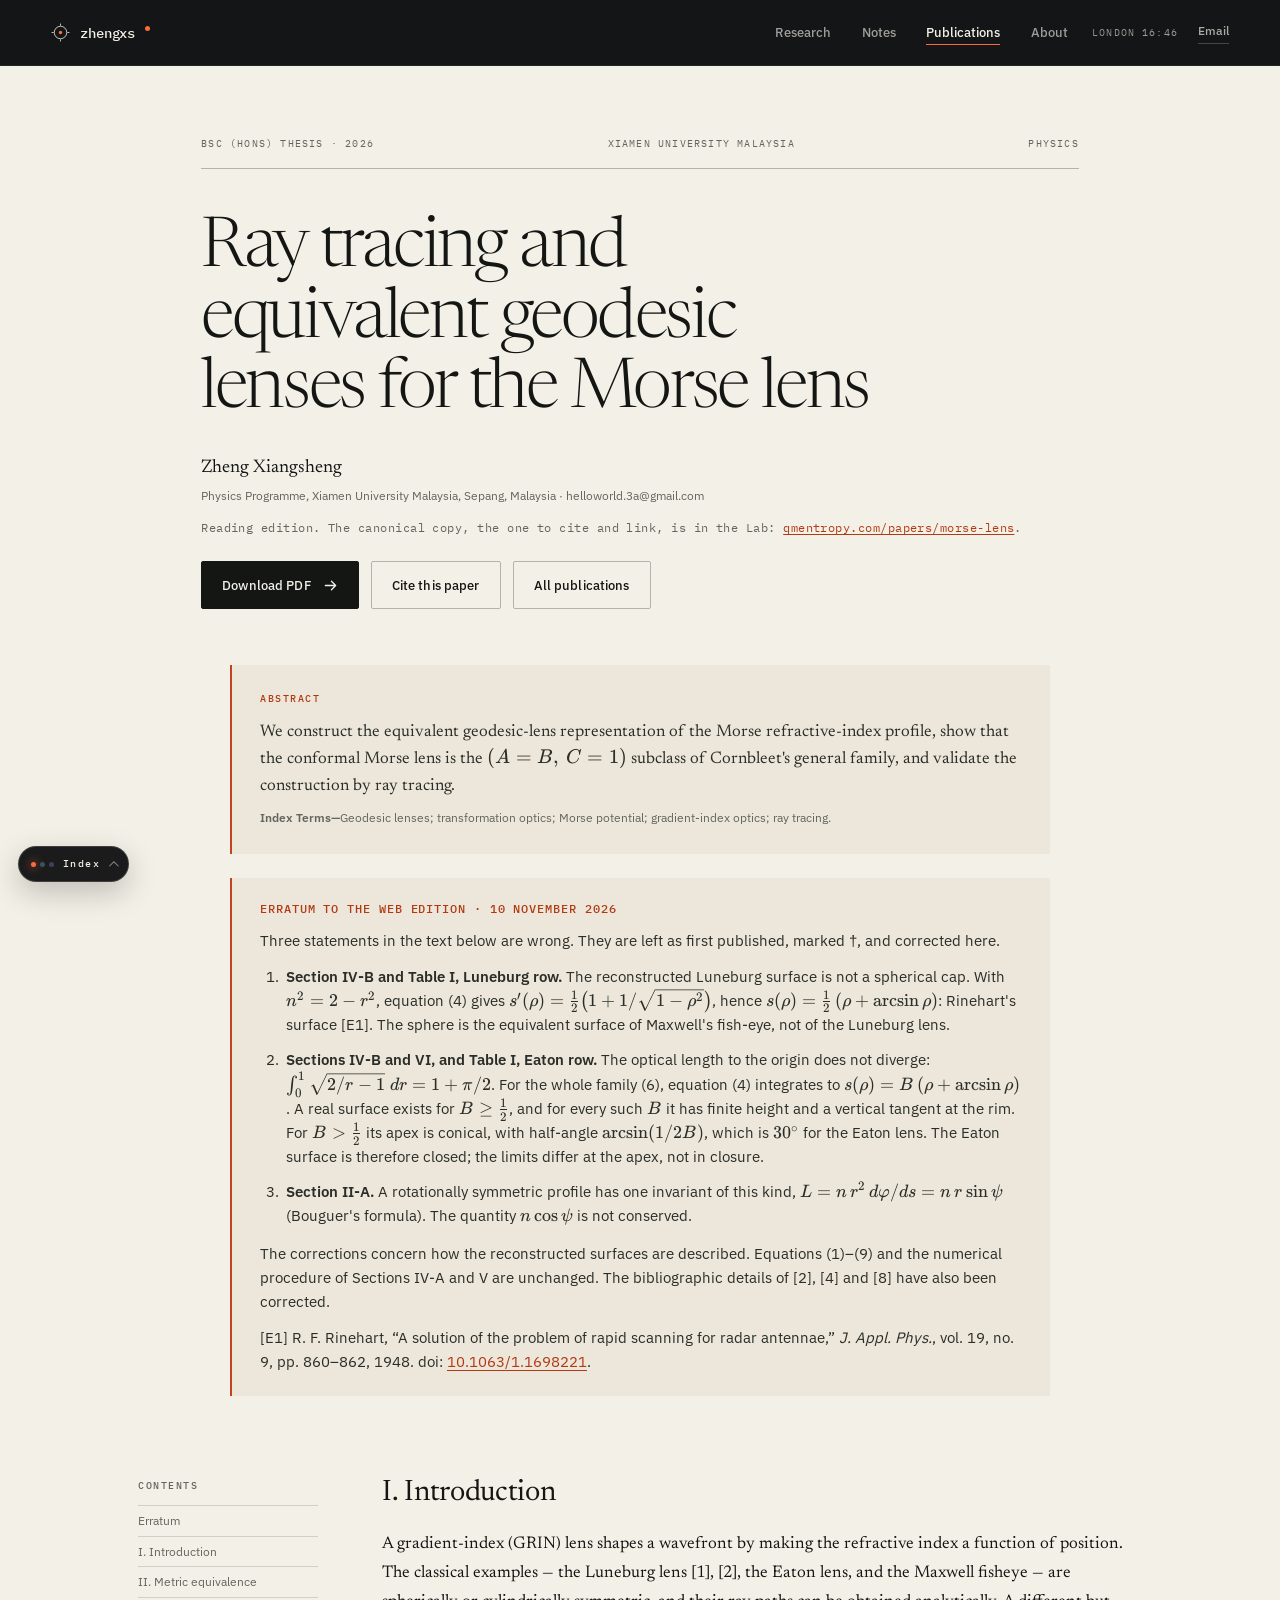
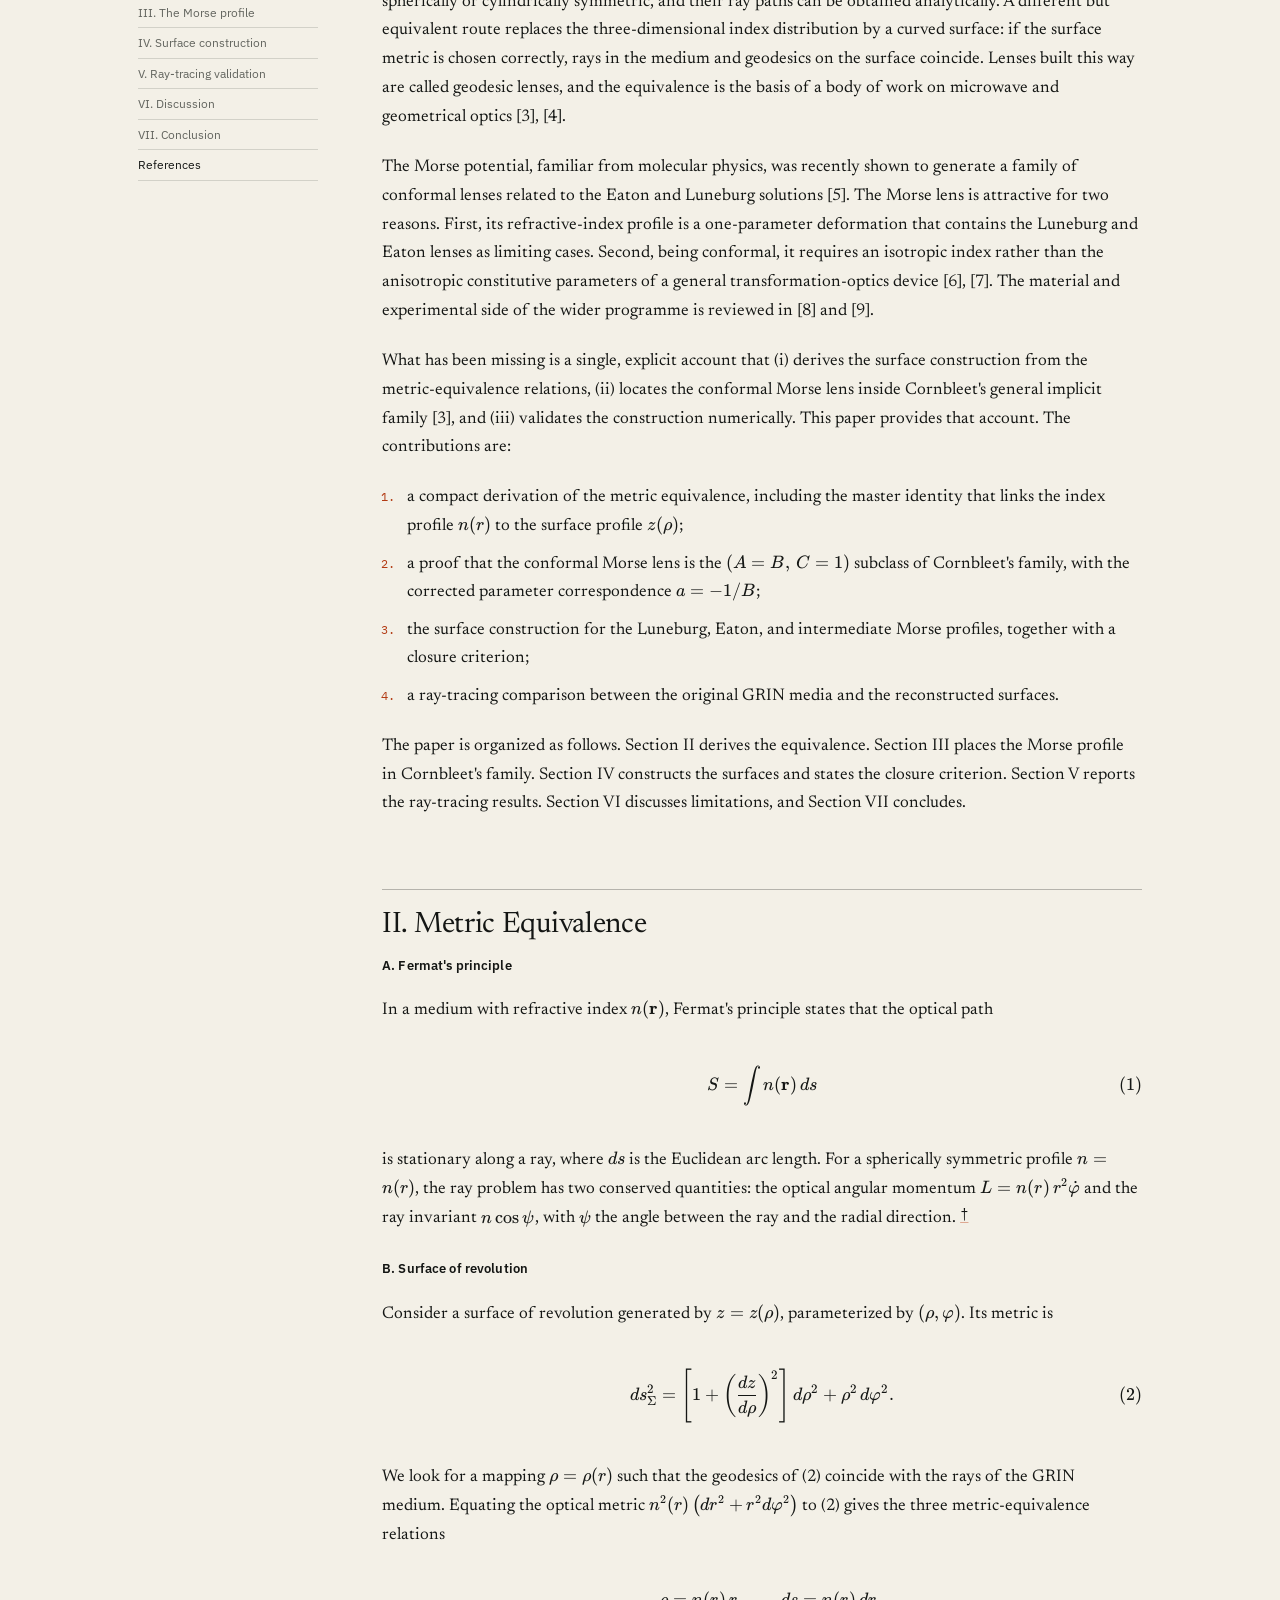
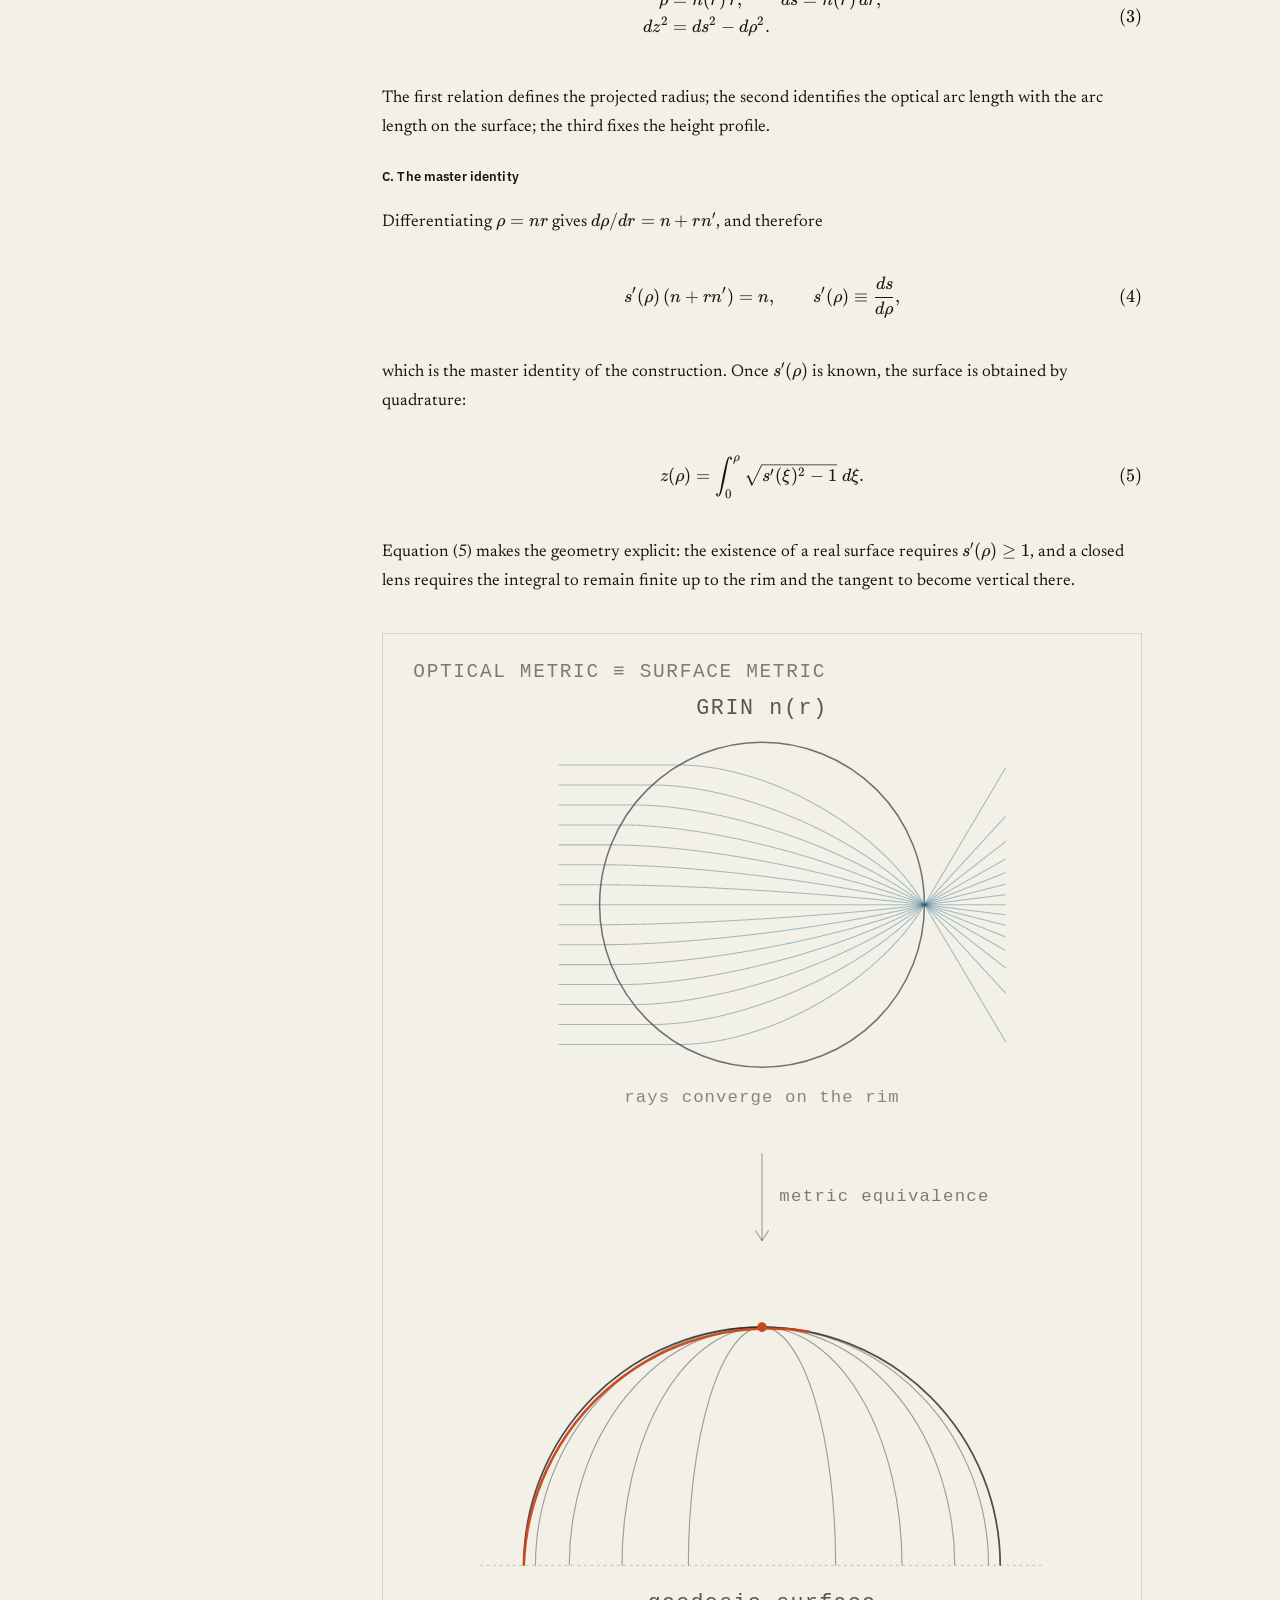
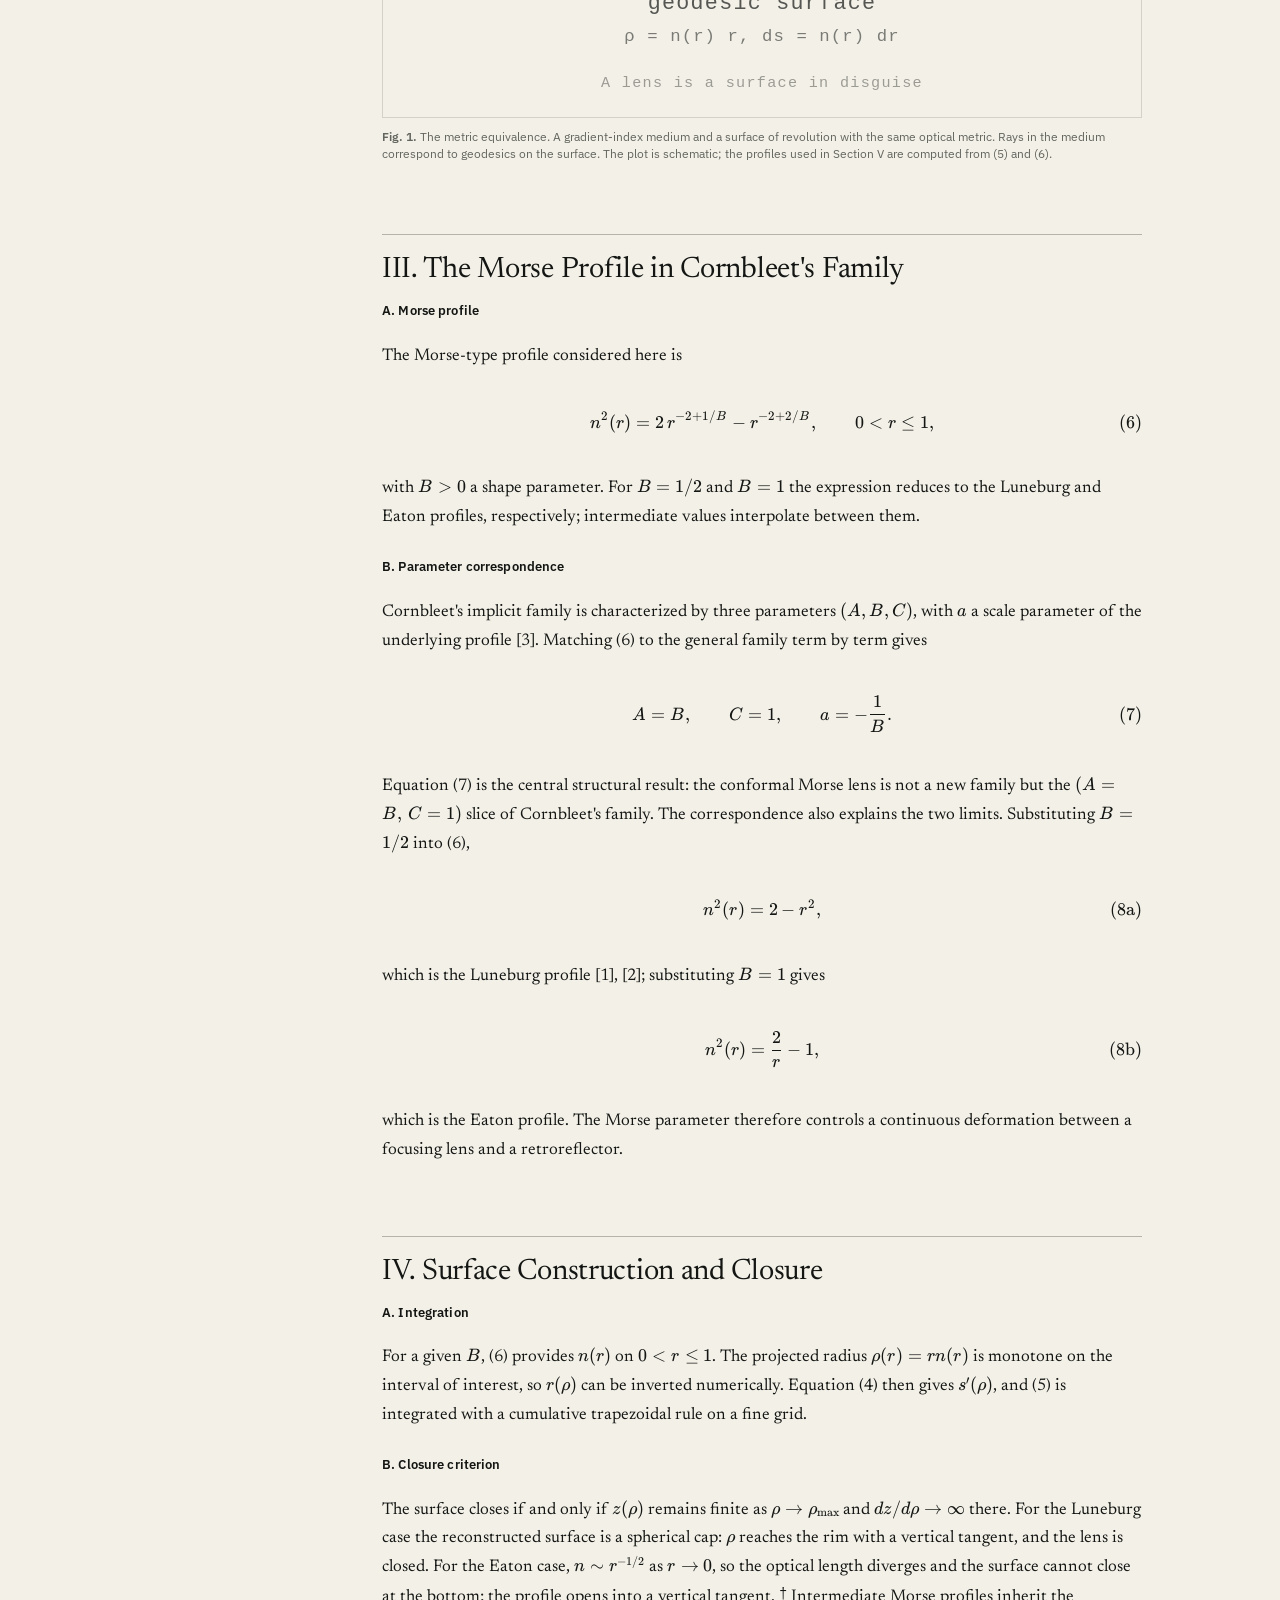
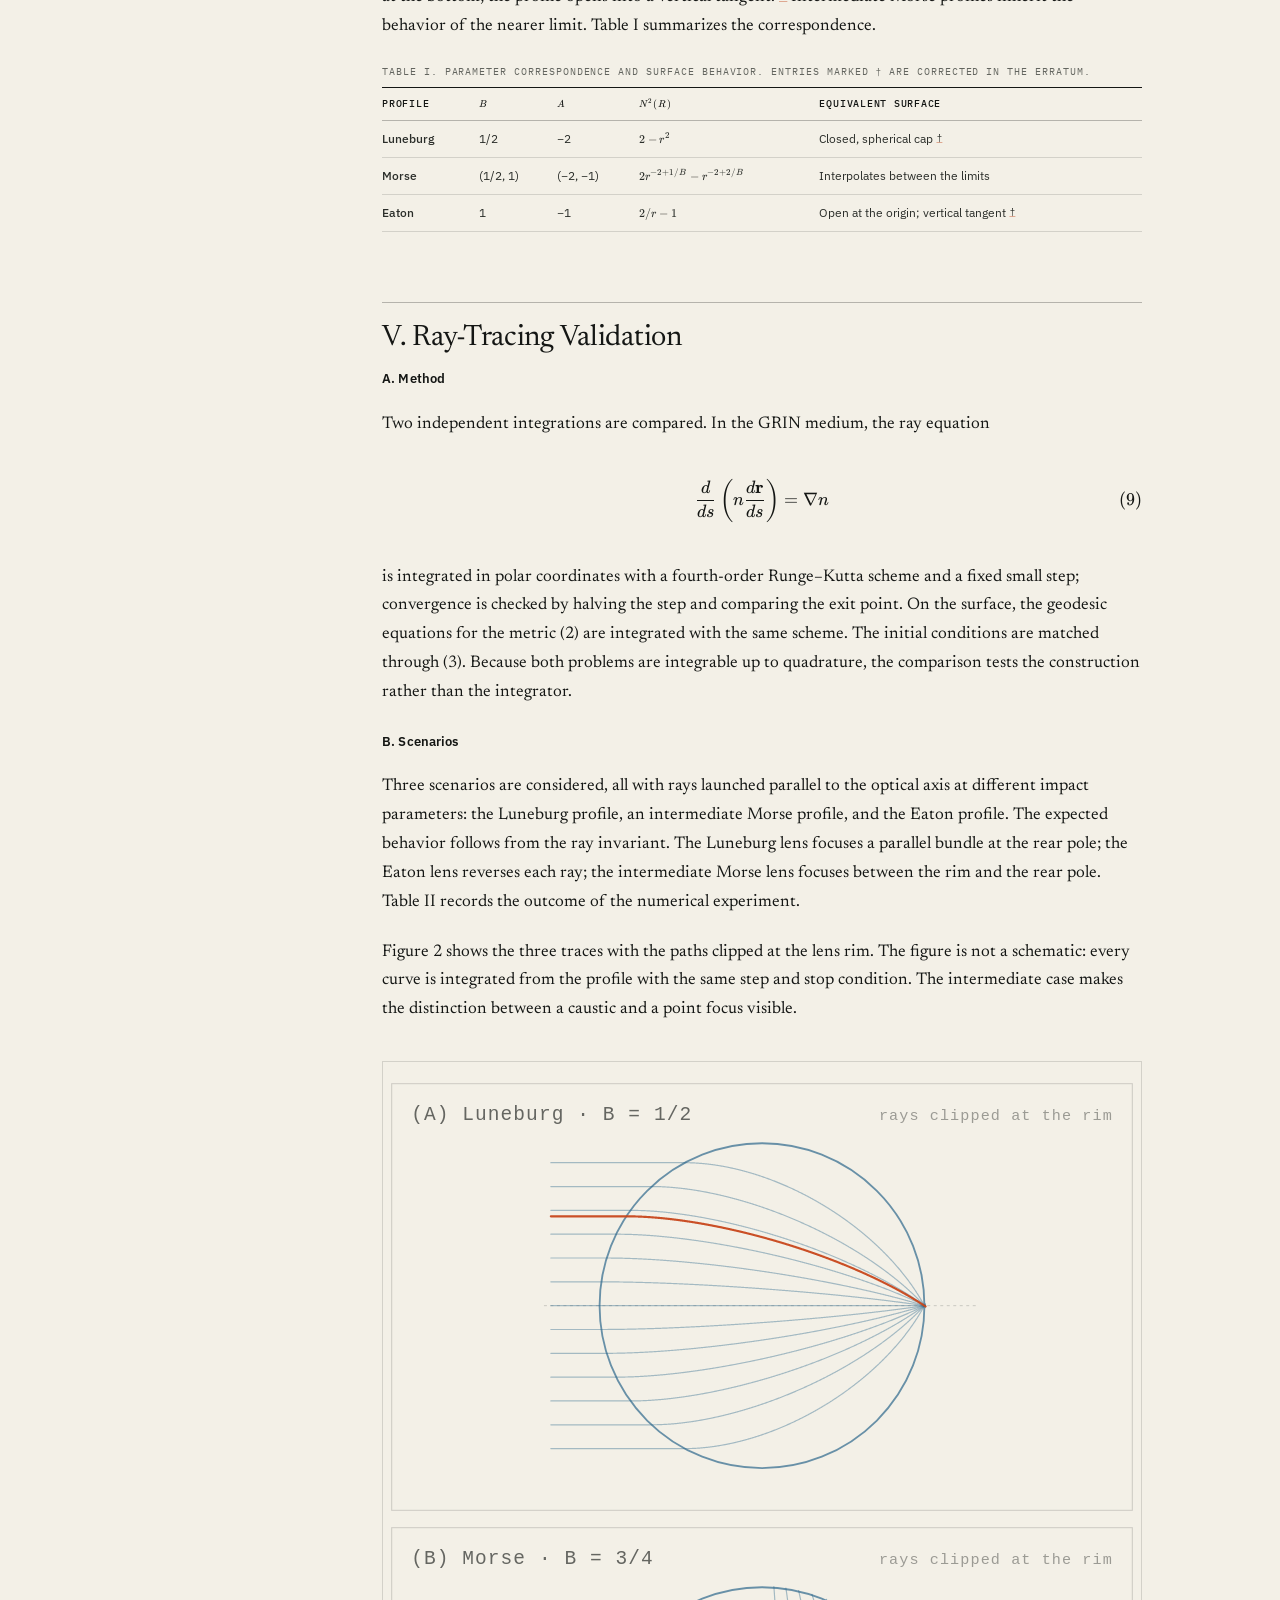
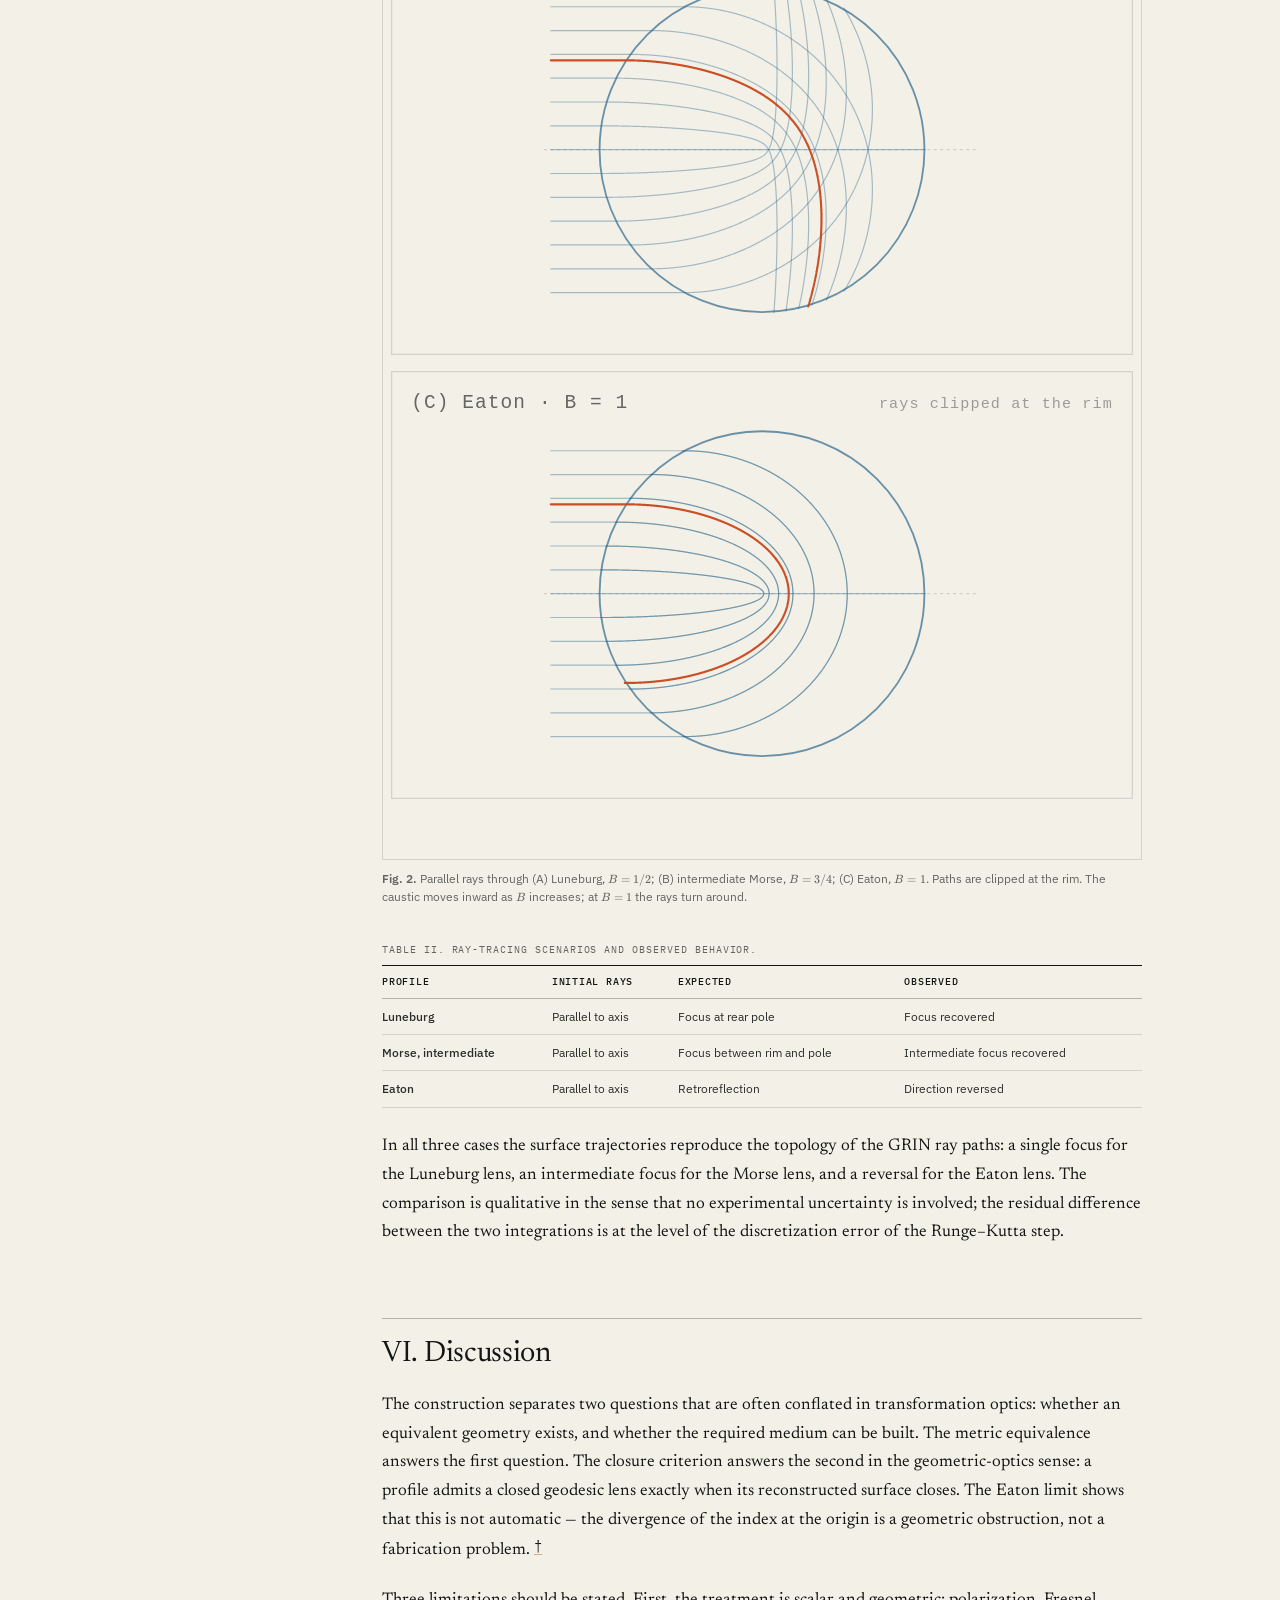
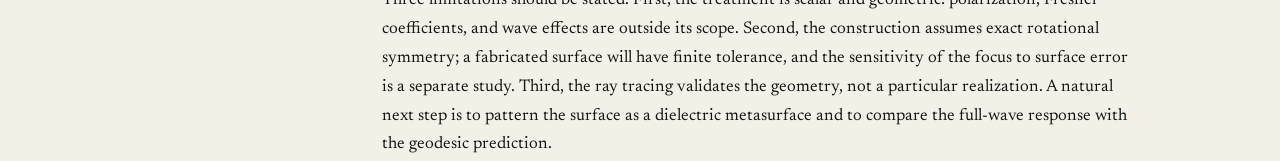
<file: papers/morse-lens/index.html>
<!doctype html>
<html lang="en">
<head>
<meta charset="utf-8">
<meta name="viewport" content="width=device-width, initial-scale=1">
<title>Ray tracing and equivalent geodesic lenses for the Morse lens — Zheng Xiangsheng</title>
<meta name="description" content="BSc thesis constructing the equivalent geodesic-lens representation of the Morse profile and validating it by ray tracing.">
<meta name="author" content="Zheng Xiangsheng">
<link rel="canonical" href="https://qmentropy.com/papers/morse-lens/">
<meta name="theme-color" content="#08090B">
<meta name="color-scheme" content="light">
<meta name="matrix-site" content="index">
<meta name="robots" content="index, follow">

<meta property="og:type" content="article">
<meta property="og:site_name" content="Zheng Xiangsheng">
<meta property="og:title" content="Ray tracing and equivalent geodesic lenses for the Morse lens — Zheng Xiangsheng">
<meta property="og:description" content="BSc thesis constructing the equivalent geodesic-lens representation of the Morse profile and validating it by ray tracing.">
<meta property="og:url" content="https://qmentropy.com/papers/morse-lens/">
<meta property="og:image" content="https://zhengxs.com/assets/images/og.png">
<meta property="og:image:width" content="1200">
<meta property="og:image:height" content="630">
<meta property="og:locale" content="en_CA">

<meta name="twitter:card" content="summary_large_image">
<meta name="twitter:title" content="Ray tracing and equivalent geodesic lenses for the Morse lens — Zheng Xiangsheng">
<meta name="twitter:description" content="BSc thesis constructing the equivalent geodesic-lens representation of the Morse profile and validating it by ray tracing.">
<meta name="twitter:image" content="https://zhengxs.com/assets/images/og.png">

<link rel="icon" type="image/svg+xml" href="/assets/images/favicon.svg">
<link rel="icon" type="image/png" sizes="32x32" href="/assets/images/favicon-32.png">
<link rel="apple-touch-icon" href="/assets/images/apple-touch-icon.png">
<link rel="manifest" href="/site.webmanifest">
<link rel="alternate" type="application/rss+xml" title="Field notes — Zheng Xiangsheng" href="/feed.xml">
<link rel="me" href="https://github.com/hello-zxs">

<link rel="preload" href="/assets/fonts/newsreader-var.woff2" as="font" type="font/woff2" crossorigin>
<link rel="preload" href="/assets/fonts/plex-sans-var.woff2" as="font" type="font/woff2" crossorigin>
<link rel="preload" href="/assets/fonts/plex-mono-400.woff2" as="font" type="font/woff2" crossorigin>
<link rel="stylesheet" href="/assets/css/site.css">
<link rel="stylesheet" href="/assets/matrix/matrix.css">
<link rel="stylesheet" href="/assets/vendor/katex/katex.min.css">
<script>
  document.documentElement.classList.add('js');
  window.addEventListener('error', function () {
    document.documentElement.classList.remove('js');
  });
</script>
<script type="application/ld+json">
{
  "@context": "https://schema.org",
  "@type": "Thesis",
  "@id": "https://qmentropy.com/papers/morse-lens/#thesis",
  "name": "Ray tracing and equivalent geodesic lenses for the Morse lens",
  "headline": "Ray tracing and equivalent geodesic lenses for the Morse lens",
  "author": {
    "@type": "Person",
    "@id": "https://zhengxiangsheng.com/#person",
    "name": "Zheng Xiangsheng"
  },
  "datePublished": "2026",
  "dateModified": "2026-11-10",
  "inSupportOf": "BSc (Hons) in Physics",
  "sourceOrganization": {
    "@type": "CollegeOrUniversity",
    "name": "Xiamen University Malaysia"
  },
  "inLanguage": "en",
  "url": "https://qmentropy.com/papers/morse-lens/",
  "mainEntityOfPage": "https://qmentropy.com/papers/morse-lens/"
}
</script>
</head>

<body class="page-paper">
<a class="skip" href="#main">Skip to content</a>
<header class="nav" data-nav>
  <div class="nav__inner">
    <a class="brand" href="/" aria-label="zhengxs — home">
      <svg class="brand__mark" viewBox="0 0 20 20" fill="none" aria-hidden="true">
        <circle cx="10" cy="10" r="6.6" stroke="currentColor" stroke-width="1"/>
        <circle cx="10" cy="10" r="1.8" fill="#FF6A3D"/>
        <path d="M10 .6v2.2M10 17.2v2.2M.6 10h2.2M17.2 10h2.2" stroke="currentColor" stroke-width="1"/>
      </svg>
      <span>zhengxs</span><span class="brand__dot" aria-hidden="true"></span>
    </a>
    <nav class="nav__links" aria-label="Primary">
      <a href="/research/">Research</a><a href="/notes/">Notes</a><a href="/publications/" class="is-active" aria-current="page">Publications</a><a href="/about/">About</a>
    </nav>
    <div class="nav__meta">
      <span class="nav__clock" data-clock>LONDON <b>--:--</b></span>
      <a class="nav__mail" href="mailto:helloworld.3a@gmail.com">Email</a>
      <button class="nav__menu" type="button" data-menu-open aria-expanded="false" aria-controls="site-menu">
        <span class="nav__menu-lines" aria-hidden="true"><i></i><i></i></span>
        <span class="open-label">Menu</span><span class="close-label">Close</span>
      </button>
    </div>
  </div>
</header>
<div class="menu" id="site-menu" aria-hidden="true">
  <nav class="menu__nav" aria-label="Menu">
    <a href="/"><span>Home</span><em aria-hidden="true">01</em></a><a href="/research/"><span>Research</span><em aria-hidden="true">02</em></a><a href="/notes/"><span>Notes</span><em aria-hidden="true">03</em></a><a href="/publications/" class="is-active"><span>Publications</span><em aria-hidden="true">04</em></a><a href="/about/"><span>About</span><em aria-hidden="true">05</em></a><a href="/matrix/"><span>The matrix</span><em aria-hidden="true">06</em></a><a href="/zh/"><span>中文</span><em aria-hidden="true">07</em></a>
  </nav>
  <div class="menu__foot">
    <div>Physics MSc · Western University<br>London, Ontario, Canada</div>
    <div><a href="mailto:helloworld.3a@gmail.com">helloworld.3a@gmail.com</a><br><a href="https://github.com/hello-zxs">github.com/hello-zxs</a></div>
  </div>
</div>

<main id="main">
<div class="read-progress" data-progress></div>

<header class="paper-head">
  <div class="wrap">
    <div class="paper-head__top">
      <span>BSc (Hons) Thesis &middot; 2026</span>
      <span>Xiamen University Malaysia</span>
      <span>Physics</span>
    </div>
    <h1>Ray tracing and equivalent geodesic lenses for the Morse lens</h1>
    <p class="paper-authors">Zheng Xiangsheng</p>
    <p class="paper-affil">Physics Programme, Xiamen University Malaysia, Sepang, Malaysia · helloworld.3a@gmail.com</p>
    <p class="paper-edition">Reading edition. The canonical copy, the one to cite and link, is in the Lab: <a href="https://qmentropy.com/papers/morse-lens/">qmentropy.com/papers/morse-lens</a>.</p>
    <div class="paper-actions">
      <a class="btn btn--dark" href="/assets/pdf/morse-lens.pdf">Download PDF <svg class="arr" viewBox="0 0 16 16" aria-hidden="true"><path d="M2.5 8h10.5M9 3.5 13.5 8 9 12.5"/></svg></a>
      <a class="btn btn--line" href="#cite">Cite this paper</a>
      <a class="btn btn--line" href="/publications/">All publications</a>
    </div>
  </div>
</header>

<div class="wrap">
  <section class="abstract" aria-label="Abstract">
    <h2>Abstract</h2>
    <p>We construct the equivalent geodesic-lens representation of the Morse refractive-index profile, show that the conformal Morse lens is the $(A=B,\,C=1)$ subclass of Cornbleet's general family, and validate the construction by ray tracing.</p>
    <p class="index-terms"><strong>Index Terms—</strong>Geodesic lenses; transformation optics; Morse potential; gradient-index optics; ray tracing.</p>
  </section>

  <section class="erratum" id="erratum" aria-labelledby="erratum-title">
    <h2 id="erratum-title">Erratum to the web edition · 10 November 2026</h2>
    <p>Three statements in the text below are wrong. They are left as first published, marked †, and corrected here.</p>
    <ol>
      <li><strong>Section IV-B and Table I, Luneburg row.</strong> The reconstructed Luneburg surface is not a spherical cap. With $n^{2}=2-r^{2}$, equation (4) gives $s'(\rho)=\tfrac12\bigl(1+1/\sqrt{1-\rho^{2}}\bigr)$, hence $s(\rho)=\tfrac12\left(\rho+\arcsin\rho\right)$: Rinehart's surface [E1]. The sphere is the equivalent surface of Maxwell's fish-eye, not of the Luneburg lens.</li>
      <li><strong>Sections IV-B and VI, and Table I, Eaton row.</strong> The optical length to the origin does not diverge: $\int_{0}^{1}\sqrt{2/r-1}\;dr=1+\pi/2$. For the whole family (6), equation (4) integrates to $s(\rho)=B\left(\rho+\arcsin\rho\right)$. A real surface exists for $B\ge\tfrac12$, and for every such $B$ it has finite height and a vertical tangent at the rim. For $B&gt;\tfrac12$ its apex is conical, with half-angle $\arcsin(1/2B)$, which is $30^{\circ}$ for the Eaton lens. The Eaton surface is therefore closed; the limits differ at the apex, not in closure.</li>
      <li><strong>Section II-A.</strong> A rotationally symmetric profile has one invariant of this kind, $L=n\,r^{2}\,d\varphi/ds=n\,r\sin\psi$ (Bouguer's formula). The quantity $n\cos\psi$ is not conserved.</li>
    </ol>
    <p>The corrections concern how the reconstructed surfaces are described. Equations (1)–(9) and the numerical procedure of Sections IV-A and V are unchanged. The bibliographic details of [2], [4] and [8] have also been corrected.</p>
    <p>[E1] R. F. Rinehart, “A solution of the problem of rapid scanning for radar antennae,” <em>J. Appl. Phys.</em>, vol. 19, no. 9, pp. 860–862, 1948. doi: <a href="https://doi.org/10.1063/1.1698221">10.1063/1.1698221</a>.</p>
  </section>

  <div class="paper-layout">
    <aside class="paper-toc" aria-label="Contents">
      <h2>Contents</h2>
      <a href="#erratum" data-toc-link>Erratum</a>
      <a href="#i-introduction" data-toc-link>I. Introduction</a>
      <a href="#ii-metric-equivalence" data-toc-link>II. Metric equivalence</a>
      <a href="#iii-the-morse-profile-in-cornbleets-family" data-toc-link>III. The Morse profile</a>
      <a href="#iv-surface-construction-and-closure" data-toc-link>IV. Surface construction</a>
      <a href="#v-ray-tracing-validation" data-toc-link>V. Ray-tracing validation</a>
      <a href="#vi-discussion" data-toc-link>VI. Discussion</a>
      <a href="#vii-conclusion" data-toc-link>VII. Conclusion</a>
      <a href="#references" data-toc-link>References</a>
    </aside>

    <article class="paper-body prose">
      <h2 id="i-introduction">I. Introduction</h2>

      <p>A gradient-index (GRIN) lens shapes a wavefront by making the refractive index a function of position. The classical examples — the Luneburg lens [1], [2], the Eaton lens, and the Maxwell fisheye — are spherically or cylindrically symmetric, and their ray paths can be obtained analytically. A different but equivalent route replaces the three-dimensional index distribution by a curved surface: if the surface metric is chosen correctly, rays in the medium and geodesics on the surface coincide. Lenses built this way are called geodesic lenses, and the equivalence is the basis of a body of work on microwave and geometrical optics [3], [4].</p>

      <p>The Morse potential, familiar from molecular physics, was recently shown to generate a family of conformal lenses related to the Eaton and Luneburg solutions [5]. The Morse lens is attractive for two reasons. First, its refractive-index profile is a one-parameter deformation that contains the Luneburg and Eaton lenses as limiting cases. Second, being conformal, it requires an isotropic index rather than the anisotropic constitutive parameters of a general transformation-optics device [6], [7]. The material and experimental side of the wider programme is reviewed in [8] and [9].</p>

      <p>What has been missing is a single, explicit account that (i) derives the surface construction from the metric-equivalence relations, (ii) locates the conformal Morse lens inside Cornbleet's general implicit family [3], and (iii) validates the construction numerically. This paper provides that account. The contributions are:</p>

      <ol>
        <li>a compact derivation of the metric equivalence, including the master identity that links the index profile $n(r)$ to the surface profile $z(\rho)$;</li>
        <li>a proof that the conformal Morse lens is the $(A=B,\,C=1)$ subclass of Cornbleet's family, with the corrected parameter correspondence $a=-1/B$;</li>
        <li>the surface construction for the Luneburg, Eaton, and intermediate Morse profiles, together with a closure criterion;</li>
        <li>a ray-tracing comparison between the original GRIN media and the reconstructed surfaces.</li>
      </ol>

      <p>The paper is organized as follows. Section II derives the equivalence. Section III places the Morse profile in Cornbleet's family. Section IV constructs the surfaces and states the closure criterion. Section V reports the ray-tracing results. Section VI discusses limitations, and Section VII concludes.</p>

      <h2 id="ii-metric-equivalence">II. Metric Equivalence</h2>

      <h3>A. Fermat's principle</h3>

      <p>In a medium with refractive index $n(\mathbf{r})$, Fermat's principle states that the optical path</p>

      <p class="math-display">\[ S=\int n(\mathbf{r})\,ds \tag{1} \]</p>

      <p>is stationary along a ray, where $ds$ is the Euclidean arc length. For a spherically symmetric profile $n=n(r)$, the ray problem has two conserved quantities: the optical angular momentum $L=n(r)\,r^{2}\dot{\varphi}$ and the ray invariant $n\cos\psi$, with $\psi$ the angle between the ray and the radial direction. <a class="erratum-mark" href="#erratum" aria-label="Corrected in the erratum">†</a></p>

      <h3>B. Surface of revolution</h3>

      <p>Consider a surface of revolution generated by $z=z(\rho)$, parameterized by $(\rho,\varphi)$. Its metric is</p>

      <p class="math-display">\[ ds_{\Sigma}^{2}=\left[1+\left(\frac{dz}{d\rho}\right)^{2}\right]d\rho^{2}+\rho^{2}\,d\varphi^{2}. \tag{2} \]</p>

      <p>We look for a mapping $\rho=\rho(r)$ such that the geodesics of (2) coincide with the rays of the GRIN medium. Equating the optical metric $n^{2}(r)\left(dr^{2}+r^{2}d\varphi^{2}\right)$ to (2) gives the three metric-equivalence relations</p>

      <p class="math-display">\[ \begin{aligned} \rho&=n(r)\,r,\qquad ds=n(r)\,dr,\\ dz^{2}&=ds^{2}-d\rho^{2}. \end{aligned} \tag{3} \]</p>

      <p>The first relation defines the projected radius; the second identifies the optical arc length with the arc length on the surface; the third fixes the height profile.</p>

      <h3>C. The master identity</h3>

      <p>Differentiating $\rho=n r$ gives $d\rho/dr=n+r n'$, and therefore</p>

      <p class="math-display">\[ s'(\rho)\,(n+r n')=n,\qquad s'(\rho)\equiv\frac{ds}{d\rho}, \tag{4} \]</p>

      <p>which is the master identity of the construction. Once $s'(\rho)$ is known, the surface is obtained by quadrature:</p>

      <p class="math-display">\[ z(\rho)=\int_{0}^{\rho}\sqrt{s'(\xi)^{2}-1}\;d\xi. \tag{5} \]</p>

      <p>Equation (5) makes the geometry explicit: the existence of a real surface requires $s'(\rho)\ge1$, and a closed lens requires the integral to remain finite up to the rim and the tangent to become vertical there.</p>

      <figure>
        <div class="figure-scroll">
          <picture>
            <source media="(max-width: 700px)" srcset="/assets/figures/fig-equivalence-mobile.svg">
            <img src="/assets/figures/fig-equivalence-light.svg" alt="A gradient-index disc with converging rays beside a surface of revolution with a geodesic.">
          </picture>
        </div>
        <figcaption><strong>Fig. 1.</strong> The metric equivalence. A gradient-index medium and a surface of revolution with the same optical metric. Rays in the medium correspond to geodesics on the surface. The plot is schematic; the profiles used in Section V are computed from (5) and (6).</figcaption>
      </figure>

      <h2 id="iii-the-morse-profile-in-cornbleets-family">III. The Morse Profile in Cornbleet's Family</h2>

      <h3>A. Morse profile</h3>

      <p>The Morse-type profile considered here is</p>

      <p class="math-display">\[ n^{2}(r)=2\,r^{-2+1/B}-r^{-2+2/B},\qquad 0&lt;r\le1, \tag{6} \]</p>

      <p>with $B&gt;0$ a shape parameter. For $B=1/2$ and $B=1$ the expression reduces to the Luneburg and Eaton profiles, respectively; intermediate values interpolate between them.</p>

      <h3>B. Parameter correspondence</h3>

      <p>Cornbleet's implicit family is characterized by three parameters $(A,B,C)$, with $a$ a scale parameter of the underlying profile [3]. Matching (6) to the general family term by term gives</p>

      <p class="math-display">\[ A=B,\qquad C=1,\qquad a=-\frac{1}{B}. \tag{7} \]</p>

      <p>Equation (7) is the central structural result: the conformal Morse lens is not a new family but the $(A=B,\,C=1)$ slice of Cornbleet's family. The correspondence also explains the two limits. Substituting $B=1/2$ into (6),</p>

      <p class="math-display">\[ n^{2}(r)=2-r^{2}, \tag{8a} \]</p>

      <p>which is the Luneburg profile [1], [2]; substituting $B=1$ gives</p>

      <p class="math-display">\[ n^{2}(r)=\frac{2}{r}-1, \tag{8b} \]</p>

      <p>which is the Eaton profile. The Morse parameter therefore controls a continuous deformation between a focusing lens and a retroreflector.</p>

      <h2 id="iv-surface-construction-and-closure">IV. Surface Construction and Closure</h2>

      <h3>A. Integration</h3>

      <p>For a given $B$, (6) provides $n(r)$ on $0&lt;r\le1$. The projected radius $\rho(r)=r n(r)$ is monotone on the interval of interest, so $r(\rho)$ can be inverted numerically. Equation (4) then gives $s'(\rho)$, and (5) is integrated with a cumulative trapezoidal rule on a fine grid.</p>

      <h3>B. Closure criterion</h3>

      <p>The surface closes if and only if $z(\rho)$ remains finite as $\rho\to\rho_{\max}$ and $dz/d\rho\to\infty$ there. For the Luneburg case the reconstructed surface is a spherical cap: $\rho$ reaches the rim with a vertical tangent, and the lens is closed. For the Eaton case, $n\sim r^{-1/2}$ as $r\to0$, so the optical length diverges and the surface cannot close at the bottom; the profile opens into a vertical tangent. <a class="erratum-mark" href="#erratum" aria-label="Corrected in the erratum">†</a> Intermediate Morse profiles inherit the behavior of the nearer limit. Table I summarizes the correspondence.</p>

      <table>
        <caption>TABLE I. Parameter correspondence and surface behavior. Entries marked † are corrected in the erratum.</caption>
        <thead>
          <tr><th scope="col">Profile</th><th scope="col"><span class="sr-only">Parameter </span>$B$</th><th scope="col"><span class="sr-only">Parameter </span>$a$</th><th scope="col"><span class="sr-only">Index profile </span>$n^{2}(r)$</th><th scope="col">Equivalent surface</th></tr>
        </thead>
        <tbody>
          <tr><td>Luneburg</td><td>1/2</td><td>−2</td><td>$2-r^{2}$</td><td>Closed, spherical cap <a class="erratum-mark" href="#erratum" aria-label="Corrected in the erratum">†</a></td></tr>
          <tr><td>Morse</td><td>(1/2, 1)</td><td>(−2, −1)</td><td>$2r^{-2+1/B}-r^{-2+2/B}$</td><td>Interpolates between the limits</td></tr>
          <tr><td>Eaton</td><td>1</td><td>−1</td><td>$2/r-1$</td><td>Open at the origin; vertical tangent <a class="erratum-mark" href="#erratum" aria-label="Corrected in the erratum">†</a></td></tr>
        </tbody>
      </table>

      <h2 id="v-ray-tracing-validation">V. Ray-Tracing Validation</h2>

      <h3>A. Method</h3>

      <p>Two independent integrations are compared. In the GRIN medium, the ray equation</p>

      <p class="math-display">\[ \frac{d}{ds}\left(n\frac{d\mathbf{r}}{ds}\right)=\nabla n \tag{9} \]</p>

      <p>is integrated in polar coordinates with a fourth-order Runge–Kutta scheme and a fixed small step; convergence is checked by halving the step and comparing the exit point. On the surface, the geodesic equations for the metric (2) are integrated with the same scheme. The initial conditions are matched through (3). Because both problems are integrable up to quadrature, the comparison tests the construction rather than the integrator.</p>

      <h3>B. Scenarios</h3>

      <p>Three scenarios are considered, all with rays launched parallel to the optical axis at different impact parameters: the Luneburg profile, an intermediate Morse profile, and the Eaton profile. The expected behavior follows from the ray invariant. The Luneburg lens focuses a parallel bundle at the rear pole; the Eaton lens reverses each ray; the intermediate Morse lens focuses between the rim and the rear pole. Table II records the outcome of the numerical experiment.</p>

      <p>Figure 2 shows the three traces with the paths clipped at the lens rim. The figure is not a schematic: every curve is integrated from the profile with the same step and stop condition. The intermediate case makes the distinction between a caustic and a point focus visible.</p>

      <figure>
        <div class="figure-scroll">
          <picture>
            <source media="(max-width: 700px)" srcset="/assets/figures/fig-rays-mobile.svg">
            <img src="/assets/figures/fig-rays-light.svg" alt="Three panels of numerically traced rays through Luneburg, Morse and Eaton profiles, clipped at the lens rim.">
          </picture>
        </div>
        <figcaption><strong>Fig. 2.</strong> Parallel rays through (A) Luneburg, $B=1/2$; (B) intermediate Morse, $B=3/4$; (C) Eaton, $B=1$. Paths are clipped at the rim. The caustic moves inward as $B$ increases; at $B=1$ the rays turn around.</figcaption>
      </figure>

      <table>
        <caption>TABLE II. Ray-tracing scenarios and observed behavior.</caption>
        <thead>
          <tr><th>Profile</th><th>Initial rays</th><th>Expected</th><th>Observed</th></tr>
        </thead>
        <tbody>
          <tr><td>Luneburg</td><td>Parallel to axis</td><td>Focus at rear pole</td><td>Focus recovered</td></tr>
          <tr><td>Morse, intermediate</td><td>Parallel to axis</td><td>Focus between rim and pole</td><td>Intermediate focus recovered</td></tr>
          <tr><td>Eaton</td><td>Parallel to axis</td><td>Retroreflection</td><td>Direction reversed</td></tr>
        </tbody>
      </table>

      <p>In all three cases the surface trajectories reproduce the topology of the GRIN ray paths: a single focus for the Luneburg lens, an intermediate focus for the Morse lens, and a reversal for the Eaton lens. The comparison is qualitative in the sense that no experimental uncertainty is involved; the residual difference between the two integrations is at the level of the discretization error of the Runge–Kutta step.</p>

      <h2 id="vi-discussion">VI. Discussion</h2>

      <p>The construction separates two questions that are often conflated in transformation optics: whether an equivalent geometry exists, and whether the required medium can be built. The metric equivalence answers the first question. The closure criterion answers the second in the geometric-optics sense: a profile admits a closed geodesic lens exactly when its reconstructed surface closes. The Eaton limit shows that this is not automatic — the divergence of the index at the origin is a geometric obstruction, not a fabrication problem. <a class="erratum-mark" href="#erratum" aria-label="Corrected in the erratum">†</a></p>

      <p>Three limitations should be stated. First, the treatment is scalar and geometric: polarization, Fresnel coefficients, and wave effects are outside its scope. Second, the construction assumes exact rotational symmetry; a fabricated surface will have finite tolerance, and the sensitivity of the focus to surface error is a separate study. Third, the ray tracing validates the geometry, not a particular realization. A natural next step is to pattern the surface as a dielectric metasurface and to compare the full-wave response with the geodesic prediction.</p>

      <h2 id="vii-conclusion">VII. Conclusion</h2>

      <p>The conformal Morse lens is the $(A=B,\,C=1)$ subclass of Cornbleet's general family, with the parameter correspondence $a=-1/B$. The metric-equivalence relations reduce the design of the lens to a single quadrature, and the resulting surfaces reproduce the focusing and retroreflection of the Luneburg and Eaton limits. The closure criterion turns the question of realizability into a property of the surface, which is the main conceptual gain of the geodesic-lens formulation.</p>
    </article>
  </div>

  <section class="paper-refs" id="references" aria-label="References">
    <h2>References</h2>
    <ol>
      <li>R. K. Luneburg, <em>Mathematical Theory of Optics</em>. Brown Univ. Press, 1944.</li>
      <li>S. P. Morgan, “General solution of the Luneberg lens problem,” <em>J. Appl. Phys.</em>, vol. 29, no. 9, pp. 1358–1368, 1958. doi: <a href="https://doi.org/10.1063/1.1723441">10.1063/1.1723441</a>.</li>
      <li>S. Cornbleet, <em>Microwave and Geometrical Optics</em>. Academic Press, 1994.</li>
      <li>M. Šarbort and T. Tyc, “Spherical media and geodesic lenses in geometrical optics,” <em>J. Opt.</em>, vol. 14, no. 7, Art. no. 075705, 2012. doi: <a href="https://doi.org/10.1088/2040-8978/14/7/075705">10.1088/2040-8978/14/7/075705</a>.</li>
      <li>H. Chen, “The Morse lens,” arXiv:2002.03884, 2020. <a href="https://arxiv.org/abs/2002.03884">arXiv</a>.</li>
      <li>J. B. Pendry, D. Schurig, and D. R. Smith, “Controlling electromagnetic fields,” <em>Science</em>, vol. 312, no. 5781, pp. 1780–1782, 2006. doi: <a href="https://doi.org/10.1126/science.1125907">10.1126/science.1125907</a>.</li>
      <li>U. Leonhardt, “Optical conformal mapping,” <em>Science</em>, vol. 312, no. 5781, pp. 1777–1780, 2006. doi: <a href="https://doi.org/10.1126/science.1126493">10.1126/science.1126493</a>.</li>
      <li>L. Xu and H. Chen, “Conformal transformation optics,” <em>Nat. Photonics</em>, vol. 9, no. 1, pp. 15–23, 2015. doi: <a href="https://doi.org/10.1038/nphoton.2014.307">10.1038/nphoton.2014.307</a>.</li>
      <li>D. Schurig et al., “Metamaterial electromagnetic cloak at microwave frequencies,” <em>Science</em>, vol. 314, no. 5801, pp. 977–980, 2006. doi: <a href="https://doi.org/10.1126/science.1133628">10.1126/science.1133628</a>.</li>
    </ol>
  </section>

  <section class="cite-box" id="cite" aria-label="Citation">
    <h2>Cite this paper</h2>
    <p><b>IEEE</b> X. Zheng, “Ray tracing and equivalent geodesic lenses for the Morse lens,” BSc (Hons) thesis, Xiamen Univ. Malaysia, Sepang, Malaysia, 2026.</p>
    <p><b>APA</b> Zheng, X. (2026). Ray tracing and equivalent geodesic lenses for the Morse lens [Bachelor's thesis, Xiamen University Malaysia].</p>
    <pre id="bibtex">@phdthesis{zheng2026morse,
  author  = {Zheng, Xiangsheng},
  title   = {Ray tracing and equivalent geodesic lenses for the Morse lens},
  school  = {Xiamen University Malaysia},
  year    = {2026},
  type    = {BSc (Hons) thesis},
  address = {Sepang, Malaysia},
  url     = {https://qmentropy.com/papers/morse-lens/}
}</pre>
    <button class="copy-btn" type="button" data-copy="#bibtex">Copy BibTeX</button>
    <p class="cite-files"><a href="https://qmentropy.com/assets/cite/morse-lens.bib">BibTeX file (.bib)</a> · <a href="https://qmentropy.com/assets/cite/morse-lens.ris">RIS file (.ris)</a></p>
  </section>
</div>

</main>

<footer class="footer">
  <div class="wrap">
    <div class="footer__cta">
      <div>
        <p class="kicker kicker--light">Contact</p>
        <h2>Let's talk about <em>light.</em></h2>
        <a class="footer__email" href="mailto:helloworld.3a@gmail.com">helloworld.3a@gmail.com <svg class="arr" viewBox="0 0 16 16" aria-hidden="true"><path d="M4 12 12 4M6 4h6v6"/></svg></a>
      </div>
      <a class="footer__toplink" href="#">Back to top <svg class="arr" viewBox="0 0 16 16" aria-hidden="true"><path d="M8 13.5V2.5M3.5 7 8 2.5 12.5 7"/></svg></a>
    </div>
    <div class="footer__grid">
      <div class="footer__col">
        <h3>Explore</h3>
        <a href="/research/">Research</a>
        <a href="/notes/">Field notes</a>
        <a href="/publications/">Publications</a>
        <a href="https://zhengxiangsheng.com/#record">Record <svg class="arr" viewBox="0 0 16 16" aria-hidden="true"><path d="M4 12 12 4M6 4h6v6"/></svg></a>
        <a href="/about/">About</a>
        <a href="/matrix/">The matrix</a>
      </div>
      <div class="footer__col">
        <h3>Elsewhere</h3>
        <a href="https://github.com/hello-zxs">GitHub <svg class="arr" viewBox="0 0 16 16" aria-hidden="true"><path d="M4 12 12 4M6 4h6v6"/></svg></a>
        <a href="mailto:helloworld.3a@gmail.com">Email</a>
        <a href="/feed.xml">RSS</a>
        <a href="/zh/" lang="zh-Hans">中文</a>
      </div>
      <div class="footer__col">
        <h3>Colophon</h3>
        <p>Designed and built by hand. Set in Newsreader and IBM Plex. Figures computed in the browser. No analytics, no trackers.</p>
      </div>
      <div class="footer__col">
        <h3>Location</h3>
        <p>London, Ontario<br>42.9849° N, 81.2453° W</p>
        <p class="mono"><span data-clock>--:--</span> local time</p>
      </div>
    </div>
    <nav class="mx-strip" aria-label="The matrix">
      <span class="mx-strip__label">The matrix</span>
      <a data-site="index" class="is-current" aria-current="page" href="https://zhengxs.com/">Index <em>zhengxs.com</em></a>
      <a data-site="lab" href="https://qmentropy.com/">Lab <em>qmentropy.com</em></a>
      <a data-site="record" href="https://zhengxiangsheng.com/">Record <em>zhengxiangsheng.com</em></a>
      <a class="mx-strip__about" href="/matrix/">About the matrix &nearr;</a>
    </nav>
    <div class="footer__bottom">
      <span>© 2026 Zheng Xiangsheng</span>
      <span>zhengxs.com <span class="dotsep">/</span> Physics, geometry, light</span>
      <span>Last updated 10 Nov 2026</span>
    </div>
  </div>
</footer>

<script defer src="/assets/js/site.js"></script>
<script defer src="/assets/matrix/matrix.js"></script>
<script defer src="/assets/vendor/katex/katex.min.js"></script>
<script defer src="/assets/vendor/katex/auto-render.min.js"></script>
</body>
</html>
</file>
<file: assets/css/site.css>
/* ==========================================================================
   zhengxs.com - design system
   Serif for thought, sans for interface, mono for measurement.
   ========================================================================== */

@font-face {
  font-family: "Newsreader";
  src: url("../fonts/newsreader-var.woff2") format("woff2");
  font-weight: 200 800;
  font-style: normal;
  font-display: swap;
}
@font-face {
  font-family: "Newsreader";
  src: url("../fonts/newsreader-italic-var.woff2") format("woff2");
  font-weight: 200 800;
  font-style: italic;
  font-display: swap;
}
@font-face {
  font-family: "IBM Plex Sans";
  src: url("../fonts/plex-sans-var.woff2") format("woff2");
  font-weight: 400 600;
  font-style: normal;
  font-display: swap;
}
@font-face {
  font-family: "IBM Plex Mono";
  src: url("../fonts/plex-mono-400.woff2") format("woff2");
  font-weight: 400;
  font-style: normal;
  font-display: swap;
}
@font-face {
  font-family: "IBM Plex Mono";
  src: url("../fonts/plex-mono-500.woff2") format("woff2");
  font-weight: 500;
  font-style: normal;
  font-display: swap;
}

:root {
  /* palette */
  --void: #08090b;
  --void-2: #0c0e11;
  --void-3: #121519;
  --paper: #f3f0e7;
  --paper-2: #ece7da;
  --paper-3: #e4dece;
  --ink: #141614;
  --ink-2: #2a2d29;
  --muted: #63655f;
  --muted-2: #85877f;
  --hair: rgba(20, 22, 20, 0.14);
  --hair-2: rgba(20, 22, 20, 0.28);
  --hair-dark: rgba(243, 240, 231, 0.14);
  --hair-dark-2: rgba(243, 240, 231, 0.28);
  --light: #f3f0e7;
  --light-2: rgba(243, 240, 231, 0.68);
  --light-3: rgba(243, 240, 231, 0.54);
  --accent: #c2441c;
  --accent-ink: #b23a13;
  --accent-light: #ff6a3d;
  --cyan: #7fdcf2;
  --blue: #205f86;

  /* type */
  --serif: "Newsreader", "Iowan Old Style", "Palatino Linotype", "Songti SC",
    "Noto Serif CJK SC", "Source Han Serif SC", Georgia, serif;
  --sans: "IBM Plex Sans", "Helvetica Neue", Arial, "PingFang SC",
    "Hiragino Sans GB", "Microsoft YaHei", sans-serif;
  --mono: "IBM Plex Mono", "SFMono-Regular", Consolas, "Liberation Mono",
    monospace;
  --zh-serif: "Noto Serif SC", "Source Han Serif SC", "Songti SC", "STSong",
    "SimSun", var(--serif);

  /* metrics */
  --nav-h: 66px;
  --gutter: clamp(20px, 4vw, 56px);
  --max: 1400px;
  --ease: cubic-bezier(0.22, 1, 0.36, 1);
  --ease-io: cubic-bezier(0.65, 0, 0.35, 1);
  --shadow: 0 24px 80px rgba(8, 9, 11, 0.16);
}

/* --------------------------------------------------------------------------
   reset / base
   -------------------------------------------------------------------------- */
*,
*::before,
*::after {
  box-sizing: border-box;
}
html {
  -webkit-text-size-adjust: 100%;
  scroll-behavior: smooth;
  scroll-padding-top: calc(var(--nav-h) + 26px);
}
body {
  margin: 0;
  background: var(--paper);
  color: var(--ink);
  font-family: var(--sans);
  font-size: 16px;
  line-height: 1.6;
  -webkit-font-smoothing: antialiased;
  -moz-osx-font-smoothing: grayscale;
  text-rendering: optimizeLegibility;
  overflow-x: hidden;
}
body.menu-open {
  overflow: hidden;
}
::selection {
  background: var(--accent);
  color: var(--paper);
}
img,
svg,
canvas {
  display: block;
  max-width: 100%;
}
img {
  height: auto;
}
a {
  color: inherit;
  text-decoration: none;
}
button,
input {
  font: inherit;
  color: inherit;
}
button {
  background: none;
  border: 0;
  cursor: pointer;
}
h1,
h2,
h3,
h4,
p,
figure,
blockquote,
ol,
ul {
  margin: 0;
}
ol,
ul {
  padding: 0;
  list-style: none;
}
hr {
  border: 0;
  border-top: 1px solid var(--hair);
}
:focus-visible {
  outline: 2px solid var(--accent);
  outline-offset: 4px;
  border-radius: 1px;
}
.hero :focus-visible,
.masthead :focus-visible,
.thesis-band :focus-visible,
.footer :focus-visible,
.lab :focus-visible,
.nav :focus-visible,
.menu :focus-visible {
  outline-color: var(--accent-light);
}
.skip {
  position: fixed;
  top: 8px;
  left: 8px;
  z-index: 300;
  transform: translateY(-160%);
  padding: 10px 14px;
  background: var(--paper);
  color: var(--ink);
  font: 500 12px/1 var(--mono);
  letter-spacing: 0.04em;
  transition: transform 0.2s var(--ease);
}
.skip:focus {
  transform: none;
}
.wrap {
  width: 100%;
  max-width: var(--max);
  margin-inline: auto;
  padding-inline: var(--gutter);
}
.wrap--narrow {
  max-width: 980px;
}
.wrap--text {
  max-width: 780px;
}
.mono {
  font-family: var(--mono);
  font-size: 11px;
  line-height: 1.5;
  letter-spacing: 0.12em;
  text-transform: uppercase;
}
.sr-only {
  position: absolute;
  width: 1px;
  height: 1px;
  padding: 0;
  margin: -1px;
  overflow: hidden;
  clip: rect(0, 0, 0, 0);
  white-space: nowrap;
  border: 0;
}
.nowrap {
  white-space: nowrap;
}

/* --------------------------------------------------------------------------
   typographic components
   -------------------------------------------------------------------------- */
.kicker {
  display: flex;
  align-items: center;
  gap: 12px;
  font-family: var(--mono);
  font-size: 10px;
  font-weight: 500;
  line-height: 1;
  letter-spacing: 0.18em;
  text-transform: uppercase;
  color: var(--muted);
}
.kicker::before {
  content: "";
  width: 28px;
  height: 1px;
  background: var(--accent);
  flex: 0 0 auto;
}
.kicker--light {
  color: var(--light-3);
}
.kicker--light::before {
  background: var(--accent-light);
}
.kicker__no {
  color: var(--accent-ink);
}
.kicker--light .kicker__no {
  color: var(--accent-light);
}
.h2 {
  font-family: var(--serif);
  font-weight: 300;
  font-size: clamp(2.4rem, 4.6vw, 4.6rem);
  line-height: 0.98;
  letter-spacing: -0.032em;
  text-wrap: balance;
}
.h2 em,
.display em,
.masthead__title em,
.statement__text em {
  font-style: italic;
  font-weight: 300;
}
.lead {
  max-width: 46ch;
  font-family: var(--sans);
  font-size: clamp(1rem, 1.25vw, 1.15rem);
  line-height: 1.55;
  color: var(--light-2);
}
.lead-2 {
  max-width: 58ch;
  font-family: var(--serif);
  font-size: clamp(1.15rem, 1.5vw, 1.4rem);
  line-height: 1.5;
  color: var(--ink-2);
}
.section {
  padding-block: clamp(72px, 10vw, 140px);
}
.section--rule {
  border-top: 1px solid var(--hair);
}
.section-head {
  display: grid;
  grid-template-columns: minmax(0, 1fr) minmax(0, 1fr);
  gap: clamp(24px, 5vw, 88px);
  align-items: end;
  margin-bottom: clamp(40px, 5vw, 72px);
}
.section-head .h2 {
  margin-top: 26px;
}
.section-head__aside {
  max-width: 42ch;
  padding-bottom: 0.5rem;
  font-family: var(--serif);
  font-size: 1.08rem;
  line-height: 1.55;
  color: var(--muted);
}
.section-head__aside a {
  color: var(--ink);
}
.section-head__aside .text-link {
  white-space: nowrap;
}

/* links */
.link {
  display: inline-flex;
  align-items: center;
  gap: 8px;
  font-family: var(--sans);
  font-size: 13px;
  font-weight: 500;
  line-height: 1.2;
  color: inherit;
  border-bottom: 1px solid var(--hair-dark-2);
  padding-bottom: 3px;
  transition: border-color 0.25s var(--ease), color 0.25s var(--ease);
}
.link:hover {
  border-color: currentColor;
}
.link--light {
  color: var(--light);
  border-color: rgba(243, 240, 231, 0.32);
}
.link--dark {
  color: var(--ink);
  border-color: var(--hair-2);
}
.link--accent {
  color: var(--accent-ink);
  border-color: rgba(194, 68, 28, 0.4);
}
.link .arr {
  transition: transform 0.3s var(--ease);
}
.link:hover .arr {
  transform: translateX(3px);
}

.btn {
  display: inline-flex;
  align-items: center;
  justify-content: center;
  gap: 12px;
  min-height: 48px;
  padding: 0 20px;
  border: 1px solid transparent;
  border-radius: 2px;
  font-family: var(--sans);
  font-size: 12.5px;
  font-weight: 500;
  letter-spacing: 0.01em;
  line-height: 1;
  white-space: nowrap;
  transition: background-color 0.28s var(--ease), color 0.28s var(--ease),
    border-color 0.28s var(--ease), transform 0.28s var(--ease);
}
.btn .arr {
  transition: transform 0.3s var(--ease);
}
.btn:hover .arr {
  transform: translateX(3px);
}
.btn--light {
  background: var(--paper);
  color: var(--ink);
  border-color: var(--paper);
}
.btn--light:hover {
  background: var(--accent);
  border-color: var(--accent);
  color: var(--paper);
}
.btn--dark {
  background: var(--ink);
  color: var(--paper);
  border-color: var(--ink);
}
.btn--dark:hover {
  background: var(--accent);
  border-color: var(--accent);
}
.btn--ghost {
  background: transparent;
  color: var(--light);
  border-color: rgba(243, 240, 231, 0.28);
}
.btn--ghost:hover {
  border-color: var(--light);
  background: rgba(243, 240, 231, 0.06);
}
.btn--line {
  background: transparent;
  color: var(--ink);
  border-color: var(--hair-2);
}
.btn--line:hover {
  background: var(--ink);
  border-color: var(--ink);
  color: var(--paper);
}
.btn--sm {
  min-height: 38px;
  padding: 0 14px;
  font-size: 11.5px;
}
.arr {
  width: 15px;
  height: 15px;
  flex: 0 0 auto;
}
.arr path {
  fill: none;
  stroke: currentColor;
  stroke-width: 1.4;
  stroke-linecap: round;
  stroke-linejoin: round;
}

/* --------------------------------------------------------------------------
   navigation
   -------------------------------------------------------------------------- */
.nav {
  position: fixed;
  inset: 0 0 auto 0;
  z-index: 120;
  height: var(--nav-h);
  background: rgba(8, 9, 11, 0.7);
  border-bottom: 1px solid rgba(243, 240, 231, 0.07);
  -webkit-backdrop-filter: blur(20px) saturate(150%);
  backdrop-filter: blur(20px) saturate(150%);
  transition: background-color 0.35s var(--ease),
    border-color 0.35s var(--ease);
}
.nav.is-scrolled {
  background: rgba(8, 9, 11, 0.96);
  border-bottom-color: rgba(243, 240, 231, 0.12);
}
.page-paper .nav {
  background: rgba(8, 9, 11, 0.95);
}
.page-paper .nav.is-scrolled {
  background: rgba(8, 9, 11, 0.98);
}
.nav__inner {
  width: 100%;
  max-width: var(--max);
  height: 100%;
  margin-inline: auto;
  padding-inline: var(--gutter);
  display: flex;
  align-items: center;
  justify-content: space-between;
  gap: 24px;
}
.brand {
  display: inline-flex;
  align-items: center;
  gap: 10px;
  color: var(--light);
  font-family: var(--mono);
  font-size: 14px;
  font-weight: 500;
  letter-spacing: -0.01em;
  line-height: 1;
}
.brand__mark {
  width: 19px;
  height: 19px;
  color: rgba(243, 240, 231, 0.82);
  transition: transform 0.6s var(--ease);
}
.brand:hover .brand__mark {
  transform: rotate(90deg);
}
.brand__dot {
  display: inline-block;
  align-self: flex-start;
  width: 5px;
  height: 5px;
  margin-top: 3px;
  border-radius: 50%;
  background: var(--accent-light);
}
.nav__links {
  display: flex;
  align-items: center;
  gap: clamp(18px, 2.4vw, 36px);
  margin-left: auto;
}
.nav__links a {
  position: relative;
  padding: 6px 0;
  font-family: var(--sans);
  font-size: 12.5px;
  font-weight: 500;
  line-height: 1;
  color: rgba(243, 240, 231, 0.62);
  transition: color 0.25s var(--ease);
}
.nav__links a::after {
  content: "";
  position: absolute;
  left: 0;
  bottom: 0;
  width: 100%;
  height: 1px;
  background: var(--accent-light);
  transform: scaleX(0);
  transform-origin: left;
  transition: transform 0.35s var(--ease);
}
.nav__links a:hover,
.nav__links a.is-active {
  color: var(--light);
}
.nav__links a:hover::after,
.nav__links a.is-active::after {
  transform: scaleX(1);
}
.nav__meta {
  display: flex;
  align-items: center;
  gap: 20px;
  min-width: 0;
}
.nav__clock {
  font-family: var(--mono);
  font-size: 9.5px;
  font-weight: 400;
  letter-spacing: 0.12em;
  color: rgba(243, 240, 231, 0.58);
  white-space: nowrap;
  font-variant-numeric: tabular-nums;
}
.nav__clock b {
  font-weight: 400;
  color: rgba(243, 240, 231, 0.62);
}
.nav__mail {
  font-family: var(--sans);
  font-size: 12px;
  font-weight: 500;
  color: rgba(243, 240, 231, 0.68);
  border-bottom: 1px solid rgba(243, 240, 231, 0.22);
  padding-bottom: 2px;
  transition: color 0.25s var(--ease), border-color 0.25s var(--ease);
}
.nav__mail:hover {
  color: var(--light);
  border-color: var(--light);
}
.nav__menu {
  display: none;
  align-items: center;
  gap: 9px;
  padding: 8px 0;
  color: var(--light);
  font-family: var(--mono);
  font-size: 9.5px;
  letter-spacing: 0.14em;
  text-transform: uppercase;
}
.nav__menu-lines {
  display: flex;
  flex-direction: column;
  gap: 4px;
}
.nav__menu-lines i {
  display: block;
  width: 18px;
  height: 1px;
  background: currentColor;
  transition: transform 0.3s var(--ease);
}
.nav__menu .close-label {
  display: none;
}
body.menu-open .nav__menu .open-label,
body.menu-open .nav__menu-lines {
  display: none;
}
body.menu-open .nav__menu .close-label {
  display: inline;
}

/* mobile menu */
.menu {
  position: fixed;
  inset: 0;
  z-index: 110;
  background: var(--void);
  color: var(--light);
  display: flex;
  flex-direction: column;
  padding: calc(var(--nav-h) + 24px) var(--gutter) 32px;
  opacity: 0;
  visibility: hidden;
  transition: opacity 0.4s var(--ease), visibility 0.4s;
  overflow-y: auto;
}
.menu.is-open {
  opacity: 1;
  visibility: visible;
}
.menu__nav {
  display: flex;
  flex-direction: column;
  border-top: 1px solid var(--hair-dark);
}
.menu__nav a {
  display: flex;
  align-items: baseline;
  justify-content: space-between;
  gap: 24px;
  padding: 18px 0;
  border-bottom: 1px solid var(--hair-dark);
  font-family: var(--serif);
  font-size: clamp(2rem, 7vw, 3rem);
  font-weight: 300;
  letter-spacing: -0.02em;
  line-height: 1;
  opacity: 0;
  transform: translateY(12px);
  transition: opacity 0.5s var(--ease), transform 0.5s var(--ease);
}
.menu.is-open .menu__nav a {
  opacity: 1;
  transform: none;
}
.menu__nav a span {
  flex: 1;
}
.menu__nav a em {
  font-family: var(--mono);
  font-size: 10px;
  font-style: normal;
  letter-spacing: 0.14em;
  color: var(--accent-light);
}
.menu__foot {
  margin-top: auto;
  padding-top: 40px;
  display: flex;
  flex-wrap: wrap;
  gap: 16px 32px;
  justify-content: space-between;
  align-items: end;
  font-family: var(--mono);
  font-size: 10px;
  letter-spacing: 0.1em;
  text-transform: uppercase;
  color: var(--light-3);
}
.menu__foot a {
  color: var(--light-2);
  border-bottom: 1px solid var(--hair-dark-2);
  padding-bottom: 3px;
}

/* --------------------------------------------------------------------------
   home hero
   -------------------------------------------------------------------------- */
.page-home {
  background: var(--paper);
}
.hero {
  position: relative;
  display: flex;
  flex-direction: column;
  justify-content: space-between;
  min-height: 100svh;
  padding: calc(var(--nav-h) + 34px) 0 0;
  background: var(--void);
  color: var(--light);
  overflow: hidden;
  isolation: isolate;
}
.hero__canvas {
  position: absolute;
  inset: 0 0 0 auto;
  width: 62%;
  height: 100%;
  z-index: 0;
  cursor: crosshair;
}
.hero__veil {
  position: absolute;
  inset: 0;
  z-index: 1;
  pointer-events: none;
  background:
    radial-gradient(110% 90% at 20% 40%, rgba(8, 9, 11, 0.93) 0%, rgba(8, 9, 11, 0.55) 40%, rgba(8, 9, 11, 0) 62%),
    linear-gradient(180deg, rgba(8, 9, 11, 0.55) 0%, rgba(8, 9, 11, 0) 26%, rgba(8, 9, 11, 0) 72%, rgba(8, 9, 11, 0.72) 100%);
}
.hero__inner {
  position: relative;
  z-index: 2;
  width: 100%;
  max-width: var(--max);
  margin: 0 auto;
  padding: 0 var(--gutter);
  flex: 1;
  display: flex;
  align-items: center;
}
.hero__copy {
  width: min(100%, 820px);
  padding: clamp(28px, 5vh, 64px) 0;
}
.eyebrow {
  display: flex;
  align-items: center;
  gap: 10px;
  margin-bottom: clamp(22px, 3.4vh, 40px);
  font-family: var(--mono);
  font-size: 10px;
  font-weight: 500;
  letter-spacing: 0.18em;
  text-transform: uppercase;
  color: var(--light-3);
}
.eyebrow::before {
  content: "";
  width: 7px;
  height: 7px;
  border-radius: 50%;
  background: var(--accent-light);
  box-shadow: 0 0 14px rgba(255, 106, 61, 0.65);
}
.display {
  font-family: var(--serif);
  font-weight: 300;
  font-size: clamp(3.4rem, 8.2vw, 8.4rem);
  line-height: 0.9;
  letter-spacing: -0.045em;
  text-wrap: balance;
}
.display em {
  color: var(--paper);
}
.display .display__dot {
  display: inline-block;
  width: 0.16em;
  height: 0.16em;
  min-width: 9px;
  min-height: 9px;
  margin-left: 0.04em;
  border-radius: 50%;
  background: var(--accent-light);
  vertical-align: 0.08em;
}
.hero .lead {
  margin-top: clamp(22px, 3.2vh, 34px);
  max-width: 44ch;
}
.hero__actions {
  display: flex;
  flex-wrap: wrap;
  align-items: center;
  gap: 14px 28px;
  margin-top: clamp(26px, 4vh, 42px);
}
.hero__instrument {
  position: absolute;
  z-index: 2;
  right: var(--gutter);
  top: calc(var(--nav-h) + 28px);
  display: flex;
  flex-direction: column;
  align-items: flex-end;
  gap: 7px;
  font-family: var(--mono);
  font-size: 10px;
  line-height: 1.5;
  letter-spacing: 0.14em;
  text-transform: uppercase;
  color: rgba(243, 240, 231, 0.52);
  text-align: right;
  pointer-events: none;
}
.hero__instrument b {
  font-weight: 400;
  color: rgba(243, 240, 231, 0.68);
}
.hero__hint {
  position: absolute;
  z-index: 2;
  right: var(--gutter);
  bottom: 132px;
  display: flex;
  align-items: center;
  gap: 9px;
  font-family: var(--mono);
  font-size: 10px;
  letter-spacing: 0.14em;
  text-transform: uppercase;
  color: rgba(243, 240, 231, 0.5);
  pointer-events: none;
}
.hero__hint i {
  display: block;
  width: 22px;
  height: 1px;
  background: rgba(243, 240, 231, 0.28);
}
.hero__foot {
  position: relative;
  z-index: 2;
  display: grid;
  grid-template-columns: 1.25fr 1fr 1.1fr 1fr;
  border-top: 1px solid var(--hair-dark);
  background: rgba(8, 9, 11, 0.28);
  -webkit-backdrop-filter: blur(6px);
  backdrop-filter: blur(6px);
}
.hero__datum {
  min-width: 0;
  padding: 17px var(--gutter) 19px;
  border-left: 1px solid var(--hair-dark);
}
.hero__datum:first-child {
  border-left: 0;
}
.hero__datum span {
  display: block;
  margin-bottom: 6px;
  font-family: var(--mono);
  font-size: 9.5px;
  font-weight: 500;
  letter-spacing: 0.16em;
  text-transform: uppercase;
  color: var(--light-3);
}
.hero__datum strong {
  display: flex;
  align-items: center;
  gap: 8px;
  font-family: var(--sans);
  font-size: 12.5px;
  font-weight: 400;
  line-height: 1.3;
  color: rgba(243, 240, 231, 0.8);
}
.hero__datum .dot {
  width: 5px;
  height: 5px;
  border-radius: 50%;
  background: var(--accent-light);
  box-shadow: 0 0 10px rgba(255, 106, 61, 0.6);
  flex: 0 0 auto;
}
.hero__caption {
  position: absolute;
  z-index: 2;
  left: 50%;
  bottom: 96px;
  max-width: 360px;
  font-family: var(--mono);
  font-size: 9.5px;
  line-height: 1.6;
  letter-spacing: 0.1em;
  text-transform: uppercase;
  color: rgba(243, 240, 231, 0.5);
  pointer-events: none;
}

/* --------------------------------------------------------------------------
   statement
   -------------------------------------------------------------------------- */
.statement {
  padding-block: clamp(78px, 11vw, 150px);
  border-bottom: 1px solid var(--hair);
}
.statement__grid {
  display: grid;
  grid-template-columns: minmax(0, 2fr) minmax(0, 1fr);
  gap: clamp(32px, 7vw, 120px);
  align-items: start;
}
.statement__text {
  max-width: 20ch;
  margin-top: 28px;
  font-family: var(--serif);
  font-weight: 300;
  font-size: clamp(2.2rem, 5vw, 4.9rem);
  line-height: 1.02;
  letter-spacing: -0.035em;
  text-wrap: balance;
}
.statement__text em {
  color: var(--accent-ink);
}
.statement__side {
  max-width: 40ch;
  padding-top: 42px;
}
.statement__side p {
  font-family: var(--serif);
  font-size: 1.05rem;
  line-height: 1.62;
  color: var(--ink-2);
}
.statement__side p + p {
  margin-top: 1em;
  color: var(--muted);
}
.statement__side .link {
  margin-top: 24px;
  color: var(--ink);
}
.statement__meta {
  display: flex;
  flex-wrap: wrap;
  gap: 10px 22px;
  margin-top: 38px;
  padding-top: 18px;
  border-top: 1px solid var(--hair);
  font-family: var(--mono);
  font-size: 9.5px;
  letter-spacing: 0.12em;
  text-transform: uppercase;
  color: var(--muted);
}
.statement__meta span {
  display: inline-flex;
  align-items: center;
  gap: 8px;
}
.statement__meta i {
  width: 4px;
  height: 4px;
  border-radius: 50%;
  background: var(--accent);
}

/* --------------------------------------------------------------------------
   research threads
   -------------------------------------------------------------------------- */
.threads {
  display: grid;
  grid-template-columns: repeat(3, minmax(0, 1fr));
  gap: clamp(18px, 2.6vw, 34px);
}
.thread {
  display: flex;
  flex-direction: column;
  min-width: 0;
}
.thread__fig {
  position: relative;
  aspect-ratio: 4 / 3;
  overflow: hidden;
  background: var(--void);
  border-radius: 2px;
  isolation: isolate;
}
.thread__fig img {
  width: 100%;
  height: 100%;
  object-fit: cover;
  transition: transform 0.9s var(--ease);
  opacity: 1;
}
.thread:hover .thread__fig img {
  transform: scale(1.035);
  opacity: 1;
}
.thread__fig::after {
  content: "";
  position: absolute;
  inset: 0;
  border: 1px solid rgba(243, 240, 231, 0.08);
  pointer-events: none;
}
.thread__body {
  display: flex;
  flex-direction: column;
  flex: 1;
  padding-top: 18px;
}
.thread__top {
  display: flex;
  align-items: baseline;
  justify-content: space-between;
  gap: 12px;
  margin-bottom: 12px;
}
.thread__no {
  font-family: var(--mono);
  font-size: 9.5px;
  letter-spacing: 0.14em;
  color: var(--accent-ink);
}
.thread__tag {
  font-family: var(--mono);
  font-size: 9.5px;
  letter-spacing: 0.12em;
  text-transform: uppercase;
  color: var(--muted);
}
.thread h3 {
  font-family: var(--serif);
  font-weight: 300;
  font-size: clamp(1.55rem, 2vw, 2rem);
  line-height: 1.05;
  letter-spacing: -0.02em;
}
.thread__body p {
  margin-top: 10px;
  max-width: 34ch;
  font-family: var(--sans);
  font-size: 13.5px;
  line-height: 1.55;
  color: var(--muted);
}
.thread__more {
  display: inline-flex;
  align-items: center;
  gap: 8px;
  margin-top: auto;
  padding-top: 18px;
  font-family: var(--mono);
  font-size: 10px;
  letter-spacing: 0.14em;
  text-transform: uppercase;
  color: var(--ink);
}
.thread__more .arr {
  width: 13px;
  height: 13px;
  transition: transform 0.3s var(--ease);
}
.thread:hover .thread__more .arr {
  transform: translateX(4px);
}

/* --------------------------------------------------------------------------
   thesis band
   -------------------------------------------------------------------------- */
.thesis-band {
  position: relative;
  overflow: hidden;
  background: var(--void);
  color: var(--light);
  padding-block: clamp(76px, 10vw, 132px);
  isolation: isolate;
}
.thesis-band::before {
  content: "";
  position: absolute;
  z-index: -1;
  width: 70vw;
  height: 70vw;
  max-width: 900px;
  max-height: 900px;
  right: -22vw;
  top: -28vw;
  border: 1px solid rgba(243, 240, 231, 0.06);
  border-radius: 50%;
  box-shadow: 0 0 0 12vw rgba(243, 240, 231, 0.012),
    0 0 0 24vw rgba(243, 240, 231, 0.008);
  pointer-events: none;
}
.thesis-band__grid {
  display: grid;
  grid-template-columns: minmax(0, 1.08fr) minmax(0, 0.92fr);
  gap: clamp(36px, 6vw, 96px);
  align-items: center;
}
.thesis-band .kicker {
  color: var(--light-3);
}
.thesis-band h2 {
  max-width: 16ch;
  margin-top: 24px;
  font-family: var(--serif);
  font-weight: 300;
  font-size: clamp(2.5rem, 4.4vw, 4.5rem);
  line-height: 1;
  letter-spacing: -0.035em;
  text-wrap: balance;
}
.thesis-band h2 em {
  color: var(--cyan);
  font-style: italic;
}
.thesis-band__dek {
  max-width: 48ch;
  margin-top: 24px;
  font-family: var(--serif);
  font-size: 1.12rem;
  line-height: 1.55;
  color: var(--light-2);
}
.thesis-band__meta {
  display: flex;
  flex-wrap: wrap;
  gap: 8px 24px;
  margin-top: 22px;
  font-family: var(--mono);
  font-size: 10px;
  letter-spacing: 0.12em;
  text-transform: uppercase;
  color: var(--light-3);
}
.thesis-band__actions {
  display: flex;
  flex-wrap: wrap;
  gap: 12px;
  margin-top: 30px;
}
.thesis-band__fig {
  position: relative;
  min-width: 0;
}
.thesis-band__fig img {
  width: 100%;
  border: 1px solid rgba(243, 240, 231, 0.1);
  background: var(--void);
}
.thesis-band__fig figcaption {
  margin-top: 12px;
  font-family: var(--mono);
  font-size: 9.5px;
  line-height: 1.6;
  letter-spacing: 0.1em;
  text-transform: uppercase;
  color: rgba(243, 240, 231, 0.55);
}

/* --------------------------------------------------------------------------
   notes list
   -------------------------------------------------------------------------- */
.notes-section {
  background: var(--paper-2);
  border-top: 1px solid var(--hair);
  border-bottom: 1px solid var(--hair);
}
.notes-list {
  border-top: 1px solid var(--hair);
}
.note-row {
  position: relative;
  display: grid;
  grid-template-columns: 58px 150px minmax(0, 1fr) 160px;
  gap: 24px;
  align-items: baseline;
  padding: 26px 10px 26px 0;
  border-bottom: 1px solid var(--hair);
  transition: background-color 0.3s var(--ease), padding-left 0.3s var(--ease);
}
.note-row:hover {
  background: rgba(255, 255, 255, 0.28);
  padding-left: 12px;
}
.note-row__index {
  font-family: var(--mono);
  font-size: 9.5px;
  letter-spacing: 0.1em;
  color: var(--accent-ink);
}
.note-row__date {
  font-family: var(--mono);
  font-size: 9.5px;
  letter-spacing: 0.08em;
  text-transform: uppercase;
  color: var(--muted);
}
.note-row__main h3 {
  font-family: var(--serif);
  font-weight: 300;
  font-size: clamp(1.4rem, 2.2vw, 2rem);
  line-height: 1.12;
  letter-spacing: -0.02em;
}
.note-row__main p {
  max-width: 58ch;
  margin-top: 7px;
  font-family: var(--sans);
  font-size: 13px;
  line-height: 1.5;
  color: var(--muted);
}
.note-row__meta {
  display: flex;
  flex-direction: column;
  align-items: flex-end;
  gap: 5px;
  font-family: var(--mono);
  font-size: 9.5px;
  letter-spacing: 0.1em;
  text-transform: uppercase;
  color: var(--muted);
  text-align: right;
}
.note-row__meta .arr {
  width: 14px;
  height: 14px;
  margin-top: 10px;
  color: var(--ink);
  transition: transform 0.3s var(--ease);
}
.note-row:hover .note-row__meta .arr {
  transform: translate(3px, -3px);
}

/* --------------------------------------------------------------------------
   now panel
   -------------------------------------------------------------------------- */
.now {
  padding-block: clamp(68px, 8vw, 104px);
}
.now__head {
  display: flex;
  align-items: end;
  justify-content: space-between;
  gap: 24px;
  margin-bottom: 34px;
}
.now__head .h2 {
  margin-top: 22px;
  font-size: clamp(2rem, 3.6vw, 3.6rem);
}
.now__grid {
  display: grid;
  grid-template-columns: repeat(4, minmax(0, 1fr));
  border-top: 1px solid var(--hair-2);
  border-bottom: 1px solid var(--hair-2);
}
.now__cell {
  min-width: 0;
  padding: 24px 26px 28px 0;
  border-left: 1px solid var(--hair);
}
.now__cell:first-child {
  border-left: 0;
}
.now__cell + .now__cell {
  padding-left: 26px;
}
.now__cell span {
  display: block;
  margin-bottom: 12px;
  font-family: var(--mono);
  font-size: 9.5px;
  letter-spacing: 0.16em;
  text-transform: uppercase;
  color: var(--muted);
}
.now__cell strong {
  display: block;
  max-width: 26ch;
  font-family: var(--serif);
  font-size: 1.18rem;
  font-weight: 400;
  line-height: 1.3;
  color: var(--ink);
}
.now__cell small {
  display: block;
  margin-top: 10px;
  font-family: var(--sans);
  font-size: 11.5px;
  line-height: 1.45;
  color: var(--muted);
}

/* --------------------------------------------------------------------------
   matrix home
   -------------------------------------------------------------------------- */
.matrix-home {
  border-top: 1px solid var(--hair);
  padding-top: clamp(58px, 7vw, 92px);
}
.matrix-home__grid {
  display: grid;
  grid-template-columns: repeat(3, minmax(0, 1fr));
  gap: clamp(14px, 2vw, 26px);
}
.matrix-home__card {
  --role: var(--accent-ink);
  display: flex;
  flex-direction: column;
  min-height: 240px;
  padding: 22px 22px 20px;
  border-top: 2px solid var(--role);
  background: rgba(255, 255, 255, 0.26);
  transition: background-color 0.3s var(--ease), transform 0.3s var(--ease);
}
.matrix-home__card[data-site="lab"] {
  --role: #0e6f7a;
}
.matrix-home__card[data-site="record"] {
  --role: #1f3a93;
}
.matrix-home__card:hover {
  background: rgba(255, 255, 255, 0.5);
  transform: translateY(-2px);
}
.matrix-home__no {
  font-family: var(--mono);
  font-size: 9.5px;
  letter-spacing: 0.14em;
  text-transform: uppercase;
  color: var(--role);
}
.matrix-home__card h3 {
  margin-top: 24px;
  font-family: var(--serif);
  font-weight: 300;
  font-size: clamp(1.55rem, 2.1vw, 2rem);
  line-height: 1.05;
  letter-spacing: -0.02em;
}
.matrix-home__card p {
  max-width: 30ch;
  margin-top: 10px;
  font-family: var(--sans);
  font-size: 13px;
  line-height: 1.55;
  color: var(--muted);
}
.matrix-home__meta {
  display: flex;
  align-items: baseline;
  justify-content: space-between;
  gap: 12px;
  margin-top: auto;
  padding-top: 22px;
  border-top: 1px solid var(--hair);
  font-family: var(--mono);
  font-size: 9.5px;
  letter-spacing: 0.06em;
  color: var(--ink);
}
.matrix-home__meta em {
  font-style: normal;
  letter-spacing: 0.04em;
  color: var(--role);
}

/* --------------------------------------------------------------------------
   matrix page
   -------------------------------------------------------------------------- */
.matrix-map {
  display: grid;
  grid-template-columns: repeat(3, minmax(0, 1fr));
  gap: 1px;
  margin-top: clamp(42px, 6vw, 72px);
  background: var(--hair);
  border: 1px solid var(--hair);
}
.matrix-node {
  --role: var(--accent-ink);
  display: flex;
  flex-direction: column;
  min-height: 280px;
  padding: 26px 24px 24px;
  background: var(--paper);
  border-top: 3px solid var(--role);
  transition: background-color 0.3s var(--ease);
}
.matrix-node[data-site="lab"] { --role: #0e6f7a; }
.matrix-node[data-site="record"] { --role: #1f3a93; }
.matrix-node:hover { background: var(--paper-2); }
.matrix-node__role {
  font-family: var(--mono);
  font-size: 9.5px;
  letter-spacing: 0.14em;
  text-transform: uppercase;
  color: var(--role);
}
.matrix-node h2 {
  max-width: 12ch;
  margin-top: 30px;
  font-family: var(--serif);
  font-weight: 300;
  font-size: clamp(1.7rem, 2.4vw, 2.35rem);
  line-height: 1.02;
  letter-spacing: -0.025em;
}
.matrix-node p {
  max-width: 30ch;
  margin-top: 12px;
  font-family: var(--sans);
  font-size: 13px;
  line-height: 1.55;
  color: var(--muted);
}
.matrix-node__domain {
  display: flex;
  align-items: baseline;
  justify-content: space-between;
  gap: 12px;
  margin-top: auto;
  padding-top: 22px;
  border-top: 1px solid var(--hair);
  font-family: var(--mono);
  font-size: 9.5px;
  letter-spacing: 0.05em;
  color: var(--ink);
}
.matrix-node__domain em {
  font-style: normal;
  color: var(--role);
}
.matrix-prose {
  max-width: 780px;
  margin: clamp(54px, 7vw, 88px) auto 0;
}
.matrix-prose h2 {
  margin-top: 2.3em;
}
.matrix-prose h2:first-child {
  margin-top: 0;
}
.matrix-table-wrap {
  overflow-x: auto;
  margin: 1.4em 0 2em;
}
.matrix-table-wrap table {
  margin: 0;
  min-width: 620px;
}
.matrix-swatches {
  display: grid;
  grid-template-columns: repeat(4, minmax(0, 1fr));
  gap: 1px;
  margin: 1.8em 0 2.4em;
  background: var(--hair);
  border: 1px solid var(--hair);
}
.matrix-swatch {
  --role: var(--accent-ink);
  display: flex;
  flex-direction: column;
  gap: 5px;
  padding: 16px 14px 18px;
  background: var(--paper);
  border-top: 2px solid var(--role);
}
.matrix-swatch[data-site="lab"] { --role: #0e6f7a; }
.matrix-swatch[data-site="record"] { --role: #1f3a93; }
.matrix-swatch[data-site="base"] { --role: var(--ink); }
.matrix-swatch i {
  width: 9px;
  height: 9px;
  border-radius: 50%;
  background: var(--role);
  margin-bottom: 5px;
}
.matrix-swatch span {
  font-family: var(--mono);
  font-size: 9.5px;
  letter-spacing: 0.12em;
  text-transform: uppercase;
  color: var(--muted);
}
.matrix-swatch b {
  font-family: var(--mono);
  font-size: 10px;
  font-weight: 500;
  color: var(--ink);
}
.matrix-swatch em {
  font-style: normal;
  font-family: var(--mono);
  font-size: 9.5px;
  color: var(--muted);
}

/* --------------------------------------------------------------------------
   footer
   -------------------------------------------------------------------------- */
.footer {
  position: relative;
  overflow: hidden;
  background: var(--void);
  color: var(--light);
  padding: clamp(64px, 8vw, 108px) 0 26px;
  isolation: isolate;
}
.footer::before {
  content: "";
  position: absolute;
  z-index: -1;
  right: -16vw;
  top: -22vw;
  width: 58vw;
  height: 58vw;
  max-width: 820px;
  max-height: 820px;
  border: 1px solid rgba(243, 240, 231, 0.07);
  border-radius: 50%;
  box-shadow: 0 0 0 9vw rgba(243, 240, 231, 0.012);
  pointer-events: none;
}
.footer__cta {
  display: flex;
  align-items: flex-start;
  justify-content: space-between;
  gap: 40px;
  padding-bottom: clamp(56px, 7vw, 96px);
  border-bottom: 1px solid var(--hair-dark);
}
.footer__cta h2 {
  margin-top: 20px;
  font-family: var(--serif);
  font-weight: 300;
  font-size: clamp(2.6rem, 5.8vw, 6rem);
  line-height: 0.95;
  letter-spacing: -0.04em;
}
.footer__cta h2 em {
  color: var(--cyan);
}
.footer__email {
  display: inline-flex;
  align-items: center;
  gap: 12px;
  margin-top: 26px;
  font-family: var(--serif);
  font-size: clamp(1.2rem, 2.2vw, 1.8rem);
  color: var(--light);
  border-bottom: 1px solid rgba(243, 240, 231, 0.35);
  padding-bottom: 6px;
  transition: color 0.25s var(--ease), border-color 0.25s var(--ease);
}
.footer__email:hover {
  color: var(--accent-light);
  border-color: var(--accent-light);
}
.footer__email .arr {
  width: 18px;
  height: 18px;
}
.footer__toplink {
  flex: 0 0 auto;
  display: inline-flex;
  align-items: center;
  gap: 8px;
  font-family: var(--mono);
  font-size: 10px;
  letter-spacing: 0.14em;
  text-transform: uppercase;
  color: var(--light-3);
  padding-top: 8px;
}
.footer__toplink:hover {
  color: var(--light);
}
.footer__grid {
  display: grid;
  grid-template-columns: 1.4fr 1fr 1fr 1.3fr;
  gap: 32px;
  padding: 44px 0 48px;
}
.footer__col h3 {
  margin-bottom: 14px;
  font-family: var(--mono);
  font-size: 9.5px;
  font-weight: 500;
  letter-spacing: 0.16em;
  text-transform: uppercase;
  color: var(--light-3);
}
.footer__col a,
.footer__col p {
  display: block;
  margin-bottom: 7px;
  font-family: var(--sans);
  font-size: 12.5px;
  line-height: 1.5;
  color: var(--light-2);
}
.footer__col a:hover {
  color: var(--light);
}
.footer__col .arr {
  display: inline-block;
  vertical-align: -2px;
  margin-left: 4px;
  width: 11px;
  height: 11px;
}
.footer__col p {
  color: rgba(243, 240, 231, 0.55);
  max-width: 30ch;
}
.footer__col .mono {
  font-size: 9.5px;
  letter-spacing: 0.08em;
  color: var(--light-3);
  text-transform: none;
}
.footer__bottom {
  display: flex;
  flex-wrap: wrap;
  align-items: center;
  justify-content: space-between;
  gap: 12px 24px;
  padding-top: 22px;
  border-top: 1px solid var(--hair-dark);
  font-family: var(--mono);
  font-size: 9.5px;
  letter-spacing: 0.1em;
  text-transform: uppercase;
  color: var(--light-3);
}
.footer__bottom .dotsep {
  margin: 0 8px;
  color: rgba(243, 240, 231, 0.2);
}
.footer__clock {
  font-variant-numeric: tabular-nums;
}

/* --------------------------------------------------------------------------
   interior masthead
   -------------------------------------------------------------------------- */
.masthead {
  position: relative;
  overflow: hidden;
  padding: calc(var(--nav-h) + clamp(56px, 9vw, 110px)) 0 clamp(48px, 7vw, 84px);
  background: var(--void);
  color: var(--light);
  isolation: isolate;
}
.masthead::before {
  content: "";
  position: absolute;
  inset: 0;
  z-index: -2;
  background-image: linear-gradient(rgba(243, 240, 231, 0.032) 1px, transparent 1px),
    linear-gradient(90deg, rgba(243, 240, 231, 0.032) 1px, transparent 1px);
  background-size: 88px 88px;
  mask-image: radial-gradient(90% 100% at 70% 10%, #000 0%, transparent 72%);
}
.masthead::after {
  content: "";
  position: absolute;
  z-index: -1;
  right: -14vw;
  top: -26vw;
  width: 60vw;
  height: 60vw;
  max-width: 860px;
  max-height: 860px;
  border: 1px solid rgba(243, 240, 231, 0.08);
  border-radius: 50%;
  box-shadow: 0 0 0 9vw rgba(243, 240, 231, 0.014),
    0 0 0 18vw rgba(243, 240, 231, 0.008);
  pointer-events: none;
}
.masthead__grid {
  display: grid;
  grid-template-columns: minmax(0, 1.55fr) minmax(0, 0.45fr);
  gap: clamp(28px, 5vw, 80px);
  align-items: end;
}
.masthead__title {
  max-width: 15ch;
  margin-top: 30px;
  font-family: var(--serif);
  font-weight: 300;
  font-size: clamp(3rem, 6.6vw, 6.6rem);
  line-height: 0.94;
  letter-spacing: -0.04em;
  text-wrap: balance;
}
.masthead__title em {
  color: var(--cyan);
}
.masthead__dek {
  max-width: 54ch;
  margin-top: 26px;
  font-family: var(--serif);
  font-size: clamp(1.05rem, 1.5vw, 1.28rem);
  line-height: 1.55;
  color: var(--light-2);
}
.masthead__side {
  padding-bottom: 8px;
  border-top: 1px solid var(--hair-dark);
  padding-top: 18px;
  display: flex;
  flex-direction: column;
  gap: 14px;
  font-family: var(--mono);
  font-size: 10px;
  line-height: 1.7;
  letter-spacing: 0.12em;
  text-transform: uppercase;
  color: var(--light-3);
}
.masthead__side b {
  font-weight: 400;
  color: var(--light-2);
}
.masthead__side .btn {
  align-self: flex-start;
  margin-top: 8px;
}
.masthead--about .masthead__grid {
  grid-template-columns: minmax(0, 1.35fr) minmax(0, 0.65fr);
  align-items: center;
}
.masthead__mark {
  width: min(100%, 300px);
  justify-self: end;
  border: 1px solid var(--hair-dark);
}
.masthead--zh .masthead__title {
  max-width: none;
  font-family: var(--zh-serif);
  font-size: clamp(3rem, 7vw, 6.2rem);
  line-height: 1.08;
  letter-spacing: 0.02em;
}
.masthead--zh .masthead__dek {
  font-family: var(--zh-serif);
  line-height: 1.8;
  letter-spacing: 0.01em;
}

/* --------------------------------------------------------------------------
   generic page body / intro
   -------------------------------------------------------------------------- */
.page-body {
  padding-block: clamp(56px, 8vw, 104px);
}
.page-body--top {
  padding-top: calc(var(--nav-h) + clamp(40px, 6vw, 72px));
}
.intro-grid {
  display: grid;
  grid-template-columns: 170px minmax(0, 1fr) 270px;
  gap: clamp(24px, 4vw, 64px);
  align-items: start;
}
.intro-grid__label {
  padding-top: 7px;
}
.intro-grid__main {
  max-width: 720px;
}
.intro-grid__main p {
  font-family: var(--serif);
  font-size: clamp(1.12rem, 1.5vw, 1.3rem);
  line-height: 1.58;
  color: var(--ink-2);
}
.intro-grid__main p + p {
  margin-top: 1.1em;
  color: var(--muted);
}
.intro-grid__side {
  padding-top: 4px;
  border-top: 1px solid var(--hair);
}
.intro-grid__side dl {
  margin: 0;
}
.intro-grid__side dt {
  margin-top: 14px;
  font-family: var(--mono);
  font-size: 9.5px;
  letter-spacing: 0.14em;
  text-transform: uppercase;
  color: var(--muted);
}
.intro-grid__side dd {
  margin: 3px 0 0;
  font-family: var(--sans);
  font-size: 12px;
  line-height: 1.45;
  color: var(--ink-2);
}
.text-link {
  color: var(--ink);
  border-bottom: 1px solid var(--hair-2);
  transition: color 0.25s var(--ease), border-color 0.25s var(--ease);
}
.text-link:hover {
  color: var(--accent-ink);
  border-color: var(--accent);
}
.text-link .arr {
  display: inline-block;
  vertical-align: -2px;
  margin-left: 5px;
  width: 13px;
  height: 13px;
}

/* --------------------------------------------------------------------------
   research page
   -------------------------------------------------------------------------- */
.research-layout {
  display: grid;
  grid-template-columns: 190px minmax(0, 1fr);
  gap: clamp(28px, 5vw, 72px);
  align-items: start;
}
.research-toc {
  position: sticky;
  top: calc(var(--nav-h) + 36px);
  padding-top: 8px;
}
.research-toc__title {
  margin-bottom: 14px;
  font-family: var(--mono);
  font-size: 9.5px;
  letter-spacing: 0.16em;
  text-transform: uppercase;
  color: var(--muted);
}
.research-toc a {
  display: flex;
  gap: 10px;
  padding: 8px 0;
  border-top: 1px solid var(--hair);
  font-family: var(--sans);
  font-size: 12px;
  line-height: 1.35;
  color: var(--muted);
  transition: color 0.2s var(--ease);
}
.research-toc a:last-child {
  border-bottom: 1px solid var(--hair);
}
.research-toc a span {
  font-family: var(--mono);
  font-size: 9.5px;
  color: var(--accent-ink);
  padding-top: 2px;
}
.research-toc a:hover,
.research-toc a.is-active {
  color: var(--ink);
}
.research-toc a.is-active {
  font-weight: 500;
}
.research-main {
  min-width: 0;
  max-width: 900px;
}
.research-intro {
  max-width: 680px;
  padding-bottom: 26px;
  border-bottom: 1px solid var(--hair);
}
.research-intro p {
  font-family: var(--serif);
  font-size: clamp(1.2rem, 1.7vw, 1.45rem);
  line-height: 1.55;
  color: var(--ink-2);
}
.research-section {
  padding-top: clamp(56px, 7vw, 88px);
  scroll-margin-top: calc(var(--nav-h) + 30px);
}
.research-section > .lab {
  margin-top: 32px;
}
.research-section__head {
  display: grid;
  grid-template-columns: minmax(0, 0.9fr) minmax(0, 1.1fr);
  gap: clamp(24px, 4vw, 64px);
  align-items: end;
  padding-bottom: 28px;
  border-bottom: 1px solid var(--hair);
}
.research-section__no {
  display: block;
  margin-bottom: 14px;
  font-family: var(--mono);
  font-size: 10px;
  letter-spacing: 0.16em;
  color: var(--accent-ink);
}
.research-section__head h2 {
  font-family: var(--serif);
  font-weight: 300;
  font-size: clamp(2.2rem, 3.8vw, 3.8rem);
  line-height: 1;
  letter-spacing: -0.03em;
}
.research-section__head p {
  max-width: 46ch;
  font-family: var(--serif);
  font-size: 1.05rem;
  line-height: 1.55;
  color: var(--muted);
}
.research-section__body {
  display: grid;
  grid-template-columns: minmax(0, 1fr) 230px;
  gap: clamp(24px, 4vw, 56px);
  padding-top: 30px;
  align-items: start;
}
.research-section__body .prose {
  max-width: 640px;
}
.research-section__notes {
  border-top: 1px solid var(--hair);
  padding-top: 14px;
  font-family: var(--sans);
  font-size: 11.5px;
  line-height: 1.55;
  color: var(--muted);
}
.research-section__notes h3 {
  margin-bottom: 10px;
  font-family: var(--mono);
  font-size: 9.5px;
  font-weight: 500;
  letter-spacing: 0.14em;
  text-transform: uppercase;
  color: var(--ink);
}
.research-section__notes li {
  position: relative;
  padding-left: 12px;
  margin-bottom: 8px;
}
.research-section__notes li::before {
  content: "";
  position: absolute;
  left: 0;
  top: 0.65em;
  width: 3px;
  height: 3px;
  border-radius: 50%;
  background: var(--accent);
}

/* lab panel (dark interactive figure) */
.lab {
  margin: 0;
  background: var(--void);
  border: 1px solid rgba(8, 9, 11, 0.9);
  border-radius: 2px;
  box-shadow: var(--shadow);
  overflow: hidden;
  color: var(--light);
}
.lab + .lab {
  margin-top: 28px;
}
.lab__bar {
  display: flex;
  align-items: center;
  justify-content: space-between;
  gap: 16px;
  padding: 11px 16px;
  border-bottom: 1px solid var(--hair-dark);
  font-family: var(--mono);
  font-size: 9.5px;
  line-height: 1.4;
  letter-spacing: 0.1em;
  text-transform: uppercase;
  color: rgba(243, 240, 231, 0.55);
}
.lab__bar b {
  font-weight: 400;
  color: var(--light-2);
}
.lab__bar .lab__id {
  color: var(--accent-light);
}
.lab__stage {
  position: relative;
  aspect-ratio: 16 / 10;
  background: var(--void);
}
.lab__stage canvas {
  width: 100%;
  height: 100%;
  cursor: crosshair;
  touch-action: pan-y;
}
.lab__stage--tall {
  aspect-ratio: 4 / 3.4;
}
.lab__controls {
  display: flex;
  flex-wrap: wrap;
  align-items: center;
  gap: 12px 18px;
  padding: 14px 16px;
  border-top: 1px solid var(--hair-dark);
  font-family: var(--mono);
  font-size: 10px;
  letter-spacing: 0.1em;
  text-transform: uppercase;
  color: rgba(243, 240, 231, 0.55);
}
.lab__controls label {
  flex: 0 0 auto;
}
.lab__controls output {
  min-width: 4.2em;
  font-family: var(--mono);
  color: var(--light);
  font-size: 10px;
}
.lab__controls .btn-lab {
  margin-left: 0;
  padding: 7px 10px;
  border: 1px solid var(--hair-dark-2);
  color: var(--light-2);
  font-family: var(--mono);
  font-size: 10px;
  letter-spacing: 0.1em;
  text-transform: uppercase;
  transition: border-color 0.2s var(--ease), color 0.2s var(--ease);
}
.lab__spacer {
  flex: 1 1 auto;
}
.lab__controls .btn-lab:hover {
  border-color: var(--accent-light);
  color: var(--light);
}
.lab__foot {
  padding: 13px 16px 15px;
  border-top: 1px solid var(--hair-dark);
  font-family: var(--sans);
  font-size: 12px;
  line-height: 1.5;
  color: rgba(243, 240, 231, 0.62);
}
.lab__foot b {
  color: var(--light-2);
  font-weight: 500;
}
.figure-caption {
  margin-top: 14px;
  font-family: var(--sans);
  font-size: 11.5px;
  line-height: 1.55;
  color: var(--muted);
}
.figure-caption b {
  font-family: var(--mono);
  font-size: 10px;
  font-weight: 500;
  letter-spacing: 0.1em;
  text-transform: uppercase;
  color: var(--ink);
  margin-right: 8px;
}
.figure-scroll {
  overflow-x: auto;
  -webkit-overflow-scrolling: touch;
  scrollbar-width: thin;
}
.figure-scroll img {
  width: 100%;
}
.figure-scroll picture {
  display: block;
}
@media (max-width: 700px) {
  .figure-scroll img {
    width: 760px;
    max-width: none;
  }
  .note-figure .figure-scroll img,
  .paper-body .figure-scroll img {
    width: 760px;
    max-width: none;
  }
  .note-figure .figure-scroll picture img,
  .paper-body .figure-scroll picture img {
    width: 100%;
  }
}

/* range */
.range {
  --p: 50%;
  flex: 1 1 150px;
  min-width: 120px;
  height: 18px;
  margin: 0;
  -webkit-appearance: none;
  appearance: none;
  background: transparent;
  cursor: pointer;
}
.range::-webkit-slider-runnable-track {
  height: 1px;
  background: linear-gradient(
    to right,
    var(--accent-light) 0 var(--p),
    rgba(243, 240, 231, 0.2) var(--p) 100%
  );
}
.range::-webkit-slider-thumb {
  -webkit-appearance: none;
  width: 9px;
  height: 9px;
  margin-top: -4px;
  border-radius: 50%;
  background: var(--accent-light);
  box-shadow: 0 0 0 3px rgba(255, 106, 61, 0.14);
}
.range::-moz-range-track {
  height: 1px;
  background: rgba(243, 240, 231, 0.2);
}
.range::-moz-range-progress {
  height: 1px;
  background: var(--accent-light);
}
.range::-moz-range-thumb {
  width: 9px;
  height: 9px;
  border: 0;
  border-radius: 50%;
  background: var(--accent-light);
}

/* --------------------------------------------------------------------------
   publications
   -------------------------------------------------------------------------- */
.pub-block {
  display: grid;
  grid-template-columns: 170px minmax(0, 1fr);
  gap: clamp(24px, 4vw, 64px);
  padding-block: clamp(48px, 6vw, 80px);
  border-top: 1px solid var(--hair);
}
.pub-block__label {
  font-family: var(--mono);
  font-size: 10px;
  font-weight: 500;
  letter-spacing: 0.14em;
  text-transform: uppercase;
  color: var(--muted);
  padding-top: 8px;
}
.pub-list {
  border-top: 1px solid var(--hair-2);
}
.pub-item {
  padding: 28px 0 30px;
  border-bottom: 1px solid var(--hair);
  display: grid;
  grid-template-columns: minmax(0, 1fr) 180px;
  gap: 24px;
}
.pub-item__meta {
  margin-bottom: 10px;
  font-family: var(--mono);
  font-size: 9.5px;
  letter-spacing: 0.12em;
  text-transform: uppercase;
  color: var(--accent-ink);
}
.pub-item h3 {
  max-width: 24ch;
  font-family: var(--serif);
  font-weight: 300;
  font-size: clamp(1.6rem, 2.6vw, 2.4rem);
  line-height: 1.08;
  letter-spacing: -0.02em;
}
.pub-item h3 a {
  transition: color 0.2s var(--ease);
}
.pub-item h3 a:hover {
  color: var(--accent-ink);
}
.pub-item__cite {
  max-width: 62ch;
  margin-top: 12px;
  font-family: var(--sans);
  font-size: 12px;
  line-height: 1.55;
  color: var(--muted);
}
.pub-item__abstract {
  max-width: 64ch;
  margin-top: 12px;
  font-family: var(--serif);
  font-size: 1.02rem;
  line-height: 1.55;
  color: var(--ink-2);
}
.pub-item__side {
  display: flex;
  flex-direction: column;
  align-items: flex-end;
  gap: 8px;
  font-family: var(--mono);
  font-size: 9.5px;
  letter-spacing: 0.1em;
  text-transform: uppercase;
  color: var(--muted);
  text-align: right;
}
.pub-item__side a {
  color: var(--ink);
  border-bottom: 1px solid var(--hair-2);
  padding-bottom: 2px;
}
.pub-item__side a:hover {
  color: var(--accent-ink);
  border-color: var(--accent);
}
.pub-item--compact {
  grid-template-columns: minmax(0, 1fr) 150px;
  padding: 22px 0;
}
.pub-item--compact h3 {
  max-width: none;
  font-size: clamp(1.45rem, 2vw, 1.9rem);
}
.bibtex {
  margin-top: 14px;
  border: 1px solid var(--hair);
  background: rgba(255, 255, 255, 0.3);
}
.bibtex summary {
  padding: 10px 12px;
  font-family: var(--mono);
  font-size: 9.5px;
  letter-spacing: 0.1em;
  text-transform: uppercase;
  color: var(--muted);
  cursor: pointer;
}
.bibtex pre {
  margin: 0;
  padding: 14px;
  border-top: 1px solid var(--hair);
  overflow-x: auto;
  font-family: var(--mono);
  font-size: 11px;
  line-height: 1.6;
  color: var(--ink-2);
}
.pub-empty {
  padding: 30px 0;
  font-family: var(--serif);
  font-size: 1.1rem;
  color: var(--muted);
}

/* --------------------------------------------------------------------------
   prose (notes, paper, research)
   -------------------------------------------------------------------------- */
.prose {
  font-family: var(--serif);
  font-size: clamp(1.06rem, 1.25vw, 1.18rem);
  line-height: 1.7;
  color: var(--ink);
}
.prose > * + * {
  margin-top: 1.25em;
}
.prose h2 {
  margin-top: 2.4em;
  margin-bottom: 0.55em;
  font-family: var(--serif);
  font-weight: 300;
  font-size: clamp(1.85rem, 2.8vw, 2.6rem);
  line-height: 1.05;
  letter-spacing: -0.025em;
}
.prose h3 {
  margin-top: 2em;
  margin-bottom: 0.4em;
  font-family: var(--sans);
  font-weight: 500;
  font-size: 0.9rem;
  line-height: 1.4;
  letter-spacing: 0.02em;
  color: var(--ink);
}
.prose h2 + h3 {
  margin-top: 1.2em;
}
.prose strong {
  font-weight: 600;
}
.prose em {
  font-style: italic;
}
.prose a {
  color: inherit;
  text-decoration: underline;
  text-decoration-thickness: 1px;
  text-decoration-color: rgba(194, 68, 28, 0.42);
  text-underline-offset: 0.18em;
  transition: color 0.2s var(--ease), text-decoration-color 0.2s var(--ease);
}
.prose a:hover {
  color: var(--accent-ink);
  text-decoration-color: var(--accent);
}
.prose a .arr {
  display: inline-block;
  vertical-align: -2px;
  margin-left: 4px;
  width: 13px;
  height: 13px;
}
.prose ul,
.prose ol {
  padding-left: 1.15em;
}
.prose ul {
  list-style: none;
}
.prose ul > li {
  position: relative;
  padding-left: 0.15em;
  margin-bottom: 0.5em;
}
.prose ul > li::before {
  content: "";
  position: absolute;
  left: -0.95em;
  top: 0.72em;
  width: 4px;
  height: 4px;
  border-radius: 50%;
  background: var(--accent);
}
.prose ol {
  list-style: decimal;
}
.prose ol > li {
  padding-left: 0.3em;
  margin-bottom: 0.5em;
}
.prose ol > li::marker {
  font-family: var(--mono);
  font-size: 0.72em;
  color: var(--accent-ink);
}
.reading-list {
  font-size: 0.98rem;
}
.reading-list > li {
  margin-bottom: 0.8em;
  line-height: 1.55;
}
/* dated corrections: a revision list on notes, an inline correction, an erratum box */
.revisions {
  list-style: none;
  margin: 0 0 2.4em;
  padding: 0;
  font-size: 0.94rem;
  line-height: 1.6;
  color: var(--ink-2);
}
.revisions > li {
  margin: 0;
  padding: 0.85em 0;
  border-top: 1px solid var(--hair);
}
.revisions > li:last-child {
  border-bottom: 1px solid var(--hair);
}
.prose ul.revisions {
  padding-left: 0;
}
.prose ul.revisions > li {
  margin-bottom: 0;
  padding-left: 0;
}
.prose ul.revisions > li::before {
  content: none;
}
.revisions b,
.correction b,
.erratum h2 {
  font-family: var(--mono);
  font-size: 0.72rem;
  font-weight: 500;
  letter-spacing: 0.08em;
  text-transform: uppercase;
  color: var(--accent-ink);
}
.correction,
.erratum {
  margin: 2em 0;
  padding: 1.1em 1.25em;
  border-left: 2px solid var(--accent);
  background: var(--paper-2);
  font-size: 0.94rem;
  line-height: 1.6;
  color: var(--ink-2);
}
.erratum {
  max-width: 820px;
  margin: 24px auto 0;
  padding: 22px 28px;
}
.erratum h2 {
  margin: 0 0 0.9em;
}
.erratum p {
  margin: 0 0 0.8em;
}
.erratum ol {
  margin: 0 0 0.9em;
  padding-left: 1.5em;
  list-style: decimal;
}
.erratum li {
  margin-bottom: 0.7em;
  padding-left: 0.2em;
}
.erratum a:not(.erratum-mark) {
  color: var(--accent-ink);
  text-decoration: underline;
  text-decoration-thickness: 1px;
  text-underline-offset: 0.18em;
}
.erratum p:last-child,
.erratum li:last-child {
  margin-bottom: 0;
}
.paper-edition,
.cite-files {
  margin-top: 14px;
  font-family: var(--mono);
  font-size: 0.72rem;
  letter-spacing: 0.04em;
  color: var(--muted);
}
.paper-edition a,
.cite-files a {
  color: var(--accent-ink);
  text-decoration: underline;
  text-decoration-thickness: 1px;
  text-underline-offset: 0.2em;
}
.erratum-mark {
  font-family: var(--mono);
  font-size: 0.82em;
  color: var(--accent-ink);
  text-decoration: none;
  vertical-align: 0.25em;
}
.prose blockquote {
  margin: 2em 0;
  padding: 4px 0 4px 24px;
  border-left: 1px solid var(--accent);
  font-size: 1.15em;
  font-style: italic;
  line-height: 1.55;
  color: var(--ink-2);
}
.prose code {
  font-family: var(--mono);
  font-size: 0.82em;
  background: rgba(20, 22, 20, 0.06);
  padding: 0.14em 0.35em;
  border-radius: 2px;
}
.prose pre {
  margin: 2em 0;
  padding: 20px 22px;
  background: var(--void);
  color: #d9e8f2;
  overflow-x: auto;
  font-family: var(--mono);
  font-size: 12px;
  line-height: 1.7;
  border-radius: 2px;
}
.prose pre code {
  background: none;
  padding: 0;
  font-size: inherit;
  color: inherit;
}
.prose figure {
  margin: 2.4em 0;
}
.prose figure img,
.prose figure svg {
  width: 100%;
  border: 1px solid var(--hair);
  background: transparent;
}
.prose figcaption {
  margin-top: 10px;
  font-family: var(--sans);
  font-size: 11.5px;
  line-height: 1.55;
  color: var(--muted);
}
.prose figcaption b {
  font-family: var(--mono);
  font-size: 10px;
  font-weight: 500;
  letter-spacing: 0.08em;
  text-transform: uppercase;
  color: var(--ink);
  margin-right: 6px;
}
.prose table {
  width: 100%;
  margin: 2em 0;
  border-collapse: collapse;
  font-family: var(--sans);
  font-size: 12px;
  line-height: 1.45;
}
.prose table caption {
  caption-side: top;
  padding-bottom: 8px;
  text-align: left;
  font-family: var(--mono);
  font-size: 9.5px;
  letter-spacing: 0.1em;
  text-transform: uppercase;
  color: var(--muted);
}
.prose th {
  padding: 9px 10px 9px 0;
  border-top: 1px solid var(--ink);
  border-bottom: 1px solid var(--hair-2);
  text-align: left;
  font-family: var(--mono);
  font-size: 9.5px;
  font-weight: 500;
  letter-spacing: 0.08em;
  text-transform: uppercase;
  color: var(--ink);
}
.prose td {
  padding: 9px 10px 9px 0;
  border-bottom: 1px solid var(--hair);
  vertical-align: top;
  color: var(--ink-2);
}
.prose td:first-child {
  font-weight: 500;
}
.prose .math-display {
  margin: 1.8em 0;
  padding: 4px 0;
  overflow-x: auto;
  overflow-y: hidden;
  font-size: 1.02em;
  text-align: center;
  color: var(--ink);
}
.prose .katex-display {
  margin: 0.3em 0;
}
.prose .katex {
  font-size: 1.04em;
}
.prose hr {
  margin: 2.2em 0;
}
.sidenote {
  float: right;
  clear: right;
  width: 15rem;
  margin: 0.4rem -19rem 1.5rem 2rem;
  padding-top: 9px;
  border-top: 1px solid var(--hair-2);
  font-family: var(--sans);
  font-size: 11.5px;
  line-height: 1.55;
  color: var(--muted);
}
.sidenote b {
  font-family: var(--mono);
  font-size: 9.5px;
  font-weight: 500;
  letter-spacing: 0.08em;
  color: var(--accent-ink);
  margin-right: 4px;
}
.fn-ref {
  font-family: var(--mono);
  font-size: 0.62em;
  color: var(--accent-ink);
  vertical-align: super;
  line-height: 0;
  margin-left: 2px;
}

/* note index */
.notes-hero {
  padding-bottom: 20px;
}
.note-index {
  counter-reset: note;
  border-top: 1px solid var(--hair-2);
}
.note-index__row {
  counter-increment: note;
  display: grid;
  grid-template-columns: 42px 130px minmax(0, 1fr) 140px;
  gap: 24px;
  align-items: baseline;
  padding: 28px 0;
  border-bottom: 1px solid var(--hair);
  transition: background-color 0.3s var(--ease), padding-left 0.3s var(--ease);
}
.note-index__row:hover {
  background: rgba(255, 255, 255, 0.24);
  padding-left: 10px;
}
.note-index__row::before {
  content: counter(note, decimal-leading-zero);
  font-family: var(--mono);
  font-size: 10px;
  letter-spacing: 0.1em;
  color: var(--accent-ink);
}
.note-index__date {
  font-family: var(--mono);
  font-size: 10px;
  letter-spacing: 0.09em;
  text-transform: uppercase;
  color: var(--muted);
}
.note-index__main h2 {
  font-family: var(--serif);
  font-weight: 300;
  font-size: clamp(1.5rem, 2.4vw, 2.15rem);
  line-height: 1.1;
  letter-spacing: -0.02em;
}
.note-index__main p {
  max-width: 60ch;
  margin-top: 8px;
  font-family: var(--sans);
  font-size: 13px;
  line-height: 1.5;
  color: var(--muted);
}
.note-index__meta {
  display: flex;
  flex-direction: column;
  align-items: flex-end;
  gap: 6px;
  font-family: var(--mono);
  font-size: 9.5px;
  letter-spacing: 0.1em;
  text-transform: uppercase;
  color: var(--muted);
  text-align: right;
}
.note-index__meta .arr {
  width: 14px;
  height: 14px;
  margin-top: 8px;
  color: var(--ink);
}

/* --------------------------------------------------------------------------
   note article
   -------------------------------------------------------------------------- */
.page-paper {
  background: var(--paper);
}
.read-progress {
  position: fixed;
  z-index: 130;
  top: var(--nav-h);
  left: 0;
  height: 1px;
  width: 100%;
  background: var(--accent);
  transform: scaleX(0);
  transform-origin: left;
  pointer-events: none;
}
.note-head {
  padding: calc(var(--nav-h) + clamp(38px, 6vw, 72px)) 0 0;
}
.note-head__back {
  display: inline-flex;
  align-items: center;
  gap: 8px;
  margin-bottom: 34px;
  font-family: var(--mono);
  font-size: 10px;
  letter-spacing: 0.12em;
  text-transform: uppercase;
  color: var(--muted);
  transition: color 0.2s var(--ease);
}
.note-head__back:hover {
  color: var(--ink);
}
.note-head .kicker {
  margin-bottom: 22px;
}
.note-head h1 {
  max-width: 18ch;
  font-family: var(--serif);
  font-weight: 300;
  font-size: clamp(2.8rem, 6.2vw, 6rem);
  line-height: 0.98;
  letter-spacing: -0.04em;
  text-wrap: balance;
}
.note-head__dek {
  max-width: 52ch;
  margin-top: 24px;
  font-family: var(--serif);
  font-size: clamp(1.1rem, 1.55vw, 1.32rem);
  line-height: 1.55;
  color: var(--muted);
}
.note-meta {
  display: flex;
  flex-wrap: wrap;
  gap: 8px 22px;
  margin-top: 30px;
  padding-top: 14px;
  border-top: 1px solid var(--hair);
  font-family: var(--mono);
  font-size: 9.5px;
  letter-spacing: 0.11em;
  text-transform: uppercase;
  color: var(--muted);
}
.note-meta .author {
  color: var(--ink);
}
.note-figure {
  margin-top: clamp(36px, 5vw, 60px);
}
.note-figure img {
  width: 100%;
  border: 1px solid var(--hair);
}
.note-figure figcaption {
  margin-top: 12px;
  font-family: var(--sans);
  font-size: 11.5px;
  line-height: 1.55;
  color: var(--muted);
}
.note-figure figcaption b {
  font-family: var(--mono);
  font-size: 10px;
  font-weight: 500;
  letter-spacing: 0.08em;
  text-transform: uppercase;
  color: var(--ink);
  margin-right: 6px;
}
.note-body {
  position: relative;
  max-width: 700px;
  margin: clamp(44px, 6vw, 72px) auto 0;
}
.note-body > p:first-of-type::first-letter {
  float: left;
  margin: 0.08em 0.1em 0 0;
  font-family: var(--serif);
  font-size: 4.2em;
  line-height: 0.76;
  color: var(--accent-ink);
}
.note-body .math-display {
  font-size: 1.05em;
}
.note-end {
  max-width: 700px;
  margin: 52px auto 0;
  padding-top: 18px;
  border-top: 1px solid var(--hair-2);
  display: flex;
  justify-content: space-between;
  gap: 20px;
  font-family: var(--mono);
  font-size: 9.5px;
  letter-spacing: 0.1em;
  text-transform: uppercase;
  color: var(--muted);
}
.note-nav {
  max-width: 980px;
  margin: clamp(48px, 7vw, 84px) auto 0;
  display: grid;
  grid-template-columns: 1fr 1fr;
  border-top: 1px solid var(--hair-2);
}
.note-nav a {
  padding: 24px 0;
  display: flex;
  flex-direction: column;
  gap: 8px;
}
.note-nav a + a {
  border-left: 1px solid var(--hair);
  padding-left: 28px;
  text-align: right;
  align-items: flex-end;
}
.note-nav span {
  font-family: var(--mono);
  font-size: 9.5px;
  letter-spacing: 0.12em;
  text-transform: uppercase;
  color: var(--muted);
}
.note-nav .arr {
  display: inline-block;
  vertical-align: -2px;
  margin: 0 3px;
}
.note-nav strong {
  font-family: var(--serif);
  font-size: clamp(1.1rem, 1.8vw, 1.45rem);
  font-weight: 300;
  line-height: 1.2;
}

/* --------------------------------------------------------------------------
   paper (thesis)
   -------------------------------------------------------------------------- */
.paper-head {
  padding: calc(var(--nav-h) + clamp(38px, 6vw, 70px)) 0 0;
}
.paper-head .wrap {
  max-width: 980px;
}
.paper-head__top {
  display: flex;
  justify-content: space-between;
  gap: 24px;
  align-items: baseline;
  padding-bottom: 16px;
  border-bottom: 1px solid var(--hair-2);
  font-family: var(--mono);
  font-size: 10px;
  letter-spacing: 0.12em;
  text-transform: uppercase;
  color: var(--muted);
}
.paper-head h1 {
  max-width: 20ch;
  margin-top: clamp(26px, 4vw, 46px);
  font-family: var(--serif);
  font-weight: 300;
  font-size: clamp(2.5rem, 5.4vw, 5.2rem);
  line-height: 1.02;
  letter-spacing: -0.035em;
  text-wrap: balance;
}
.paper-authors {
  margin-top: 26px;
  font-family: var(--serif);
  font-size: 1.15rem;
  color: var(--ink);
}
.paper-affil {
  margin-top: 5px;
  font-family: var(--sans);
  font-size: 12px;
  line-height: 1.5;
  color: var(--muted);
}
.paper-actions {
  display: flex;
  flex-wrap: wrap;
  gap: 12px;
  margin-top: 24px;
}
.abstract {
  margin: clamp(36px, 5vw, 56px) auto 0;
  padding: 26px 28px;
  background: var(--paper-2);
  border-left: 2px solid var(--accent);
  max-width: 820px;
}
.abstract h2 {
  margin-bottom: 12px;
  font-family: var(--mono);
  font-size: 9.5px;
  font-weight: 500;
  letter-spacing: 0.16em;
  text-transform: uppercase;
  color: var(--accent-ink);
}
.abstract p {
  font-family: var(--serif);
  font-size: 1.05rem;
  line-height: 1.6;
  color: var(--ink-2);
}
.abstract p + p {
  margin-top: 0.8em;
}
.index-terms {
  font-family: var(--sans) !important;
  font-size: 11.5px !important;
  color: var(--muted) !important;
}
.paper-layout {
  display: grid;
  grid-template-columns: 180px minmax(0, 760px);
  gap: clamp(32px, 5vw, 72px);
  justify-content: center;
  padding-top: clamp(48px, 6vw, 76px);
}
.paper-toc {
  position: sticky;
  top: calc(var(--nav-h) + 30px);
  align-self: start;
  padding-top: 6px;
}
.paper-toc h2 {
  margin-bottom: 12px;
  font-family: var(--mono);
  font-size: 9.5px;
  font-weight: 500;
  letter-spacing: 0.16em;
  text-transform: uppercase;
  color: var(--muted);
}
.paper-toc a {
  display: block;
  padding: 7px 0;
  border-top: 1px solid var(--hair);
  font-family: var(--sans);
  font-size: 11.5px;
  line-height: 1.35;
  color: var(--muted);
  transition: color 0.2s var(--ease);
}
.paper-toc a:last-child {
  border-bottom: 1px solid var(--hair);
}
.paper-toc a:hover,
.paper-toc a.is-active {
  color: var(--ink);
}
.paper-body {
  min-width: 0;
  padding-top: 6px;
  counter-reset: section;
}
.paper-body h2 {
  padding-top: 0.2em;
  font-family: var(--serif);
  font-size: clamp(1.6rem, 2.3vw, 2.1rem);
  font-weight: 400;
  letter-spacing: -0.01em;
  border-top: 1px solid var(--hair-2);
  padding-top: 20px;
}
.paper-body h2:first-child {
  border-top: 0;
  padding-top: 0;
  margin-top: 0;
}
.paper-body h3 {
  font-family: var(--sans);
  font-size: 0.82rem;
  font-weight: 600;
  letter-spacing: 0.01em;
  color: var(--ink);
}
.paper-body figure {
  margin: 2.2em 0;
}
.paper-body figure img {
  border: 1px solid var(--hair);
  background: transparent;
}
.paper-refs {
  max-width: 760px;
  margin: 48px auto 0;
  padding-top: 18px;
  border-top: 1px solid var(--hair-2);
}
.paper-refs h2 {
  margin-bottom: 14px;
  font-family: var(--mono);
  font-size: 9.5px;
  letter-spacing: 0.16em;
  text-transform: uppercase;
  color: var(--muted);
}
.paper-refs ol {
  padding-left: 1.4em;
  list-style: decimal;
  font-family: var(--sans);
  font-size: 11.5px;
  line-height: 1.55;
  color: var(--muted);
}
.paper-refs li {
  margin-bottom: 6px;
  padding-left: 0.3em;
}
.paper-refs li::marker {
  font-family: var(--mono);
  font-size: 0.8em;
  color: var(--accent-ink);
}
.cite-box {
  max-width: 760px;
  margin: 44px auto 0;
  padding: 26px 28px;
  background: var(--paper-2);
  border: 1px solid var(--hair);
}
.cite-box h2 {
  margin-bottom: 14px;
  font-family: var(--mono);
  font-size: 9.5px;
  font-weight: 500;
  letter-spacing: 0.16em;
  text-transform: uppercase;
  color: var(--ink);
}
.cite-box p {
  font-family: var(--sans);
  font-size: 11.5px;
  line-height: 1.6;
  color: var(--muted);
  margin-bottom: 8px;
}
.cite-box p b {
  font-family: var(--mono);
  font-size: 9.5px;
  letter-spacing: 0.08em;
  color: var(--ink);
  margin-right: 6px;
}
.cite-box pre {
  margin: 14px 0 0;
  padding: 16px;
  background: var(--paper);
  border: 1px solid var(--hair);
  overflow-x: auto;
  font-family: var(--mono);
  font-size: 11px;
  line-height: 1.6;
  color: var(--ink-2);
}
.copy-btn {
  margin-top: 8px;
  padding: 7px 10px;
  border: 1px solid var(--hair-2);
  font-family: var(--mono);
  font-size: 9.5px;
  letter-spacing: 0.1em;
  text-transform: uppercase;
  color: var(--ink-2);
  transition: background-color 0.2s var(--ease), color 0.2s var(--ease);
}
.copy-btn:hover {
  background: var(--ink);
  color: var(--paper);
}

/* --------------------------------------------------------------------------
   CV
   -------------------------------------------------------------------------- */
.cv-wrap {
  max-width: 980px;
  margin-inline: auto;
}
.cv-header {
  display: flex;
  flex-wrap: wrap;
  justify-content: space-between;
  gap: 24px;
  align-items: end;
  padding-bottom: 22px;
  border-bottom: 2px solid var(--ink);
}
.cv-header h1 {
  font-family: var(--serif);
  font-weight: 300;
  font-size: clamp(2.6rem, 4.4vw, 4.2rem);
  line-height: 0.95;
  letter-spacing: -0.03em;
}
.cv-header__meta {
  font-family: var(--mono);
  font-size: 10px;
  line-height: 1.7;
  letter-spacing: 0.08em;
  text-align: right;
  color: var(--muted);
}
.cv-header__meta b {
  font-weight: 400;
  color: var(--ink);
}
.cv-lead {
  display: flex;
  flex-wrap: wrap;
  justify-content: space-between;
  gap: 16px;
  padding: 16px 0;
  border-bottom: 1px solid var(--hair);
  font-family: var(--sans);
  font-size: 11.5px;
  color: var(--muted);
}
.cv-section {
  display: grid;
  grid-template-columns: 150px minmax(0, 1fr);
  gap: 24px 44px;
  padding: 30px 0;
  border-bottom: 1px solid var(--hair);
}
.cv-section > h2 {
  font-family: var(--mono);
  font-size: 9.5px;
  font-weight: 500;
  letter-spacing: 0.16em;
  text-transform: uppercase;
  color: var(--accent-ink);
  padding-top: 4px;
}
.cv-entry + .cv-entry {
  margin-top: 22px;
}
.cv-entry__head {
  display: flex;
  flex-wrap: wrap;
  justify-content: space-between;
  gap: 6px 18px;
  align-items: baseline;
}
.cv-entry h3 {
  font-family: var(--serif);
  font-weight: 400;
  font-size: 1.25rem;
  line-height: 1.2;
  letter-spacing: -0.01em;
}
.cv-entry__date {
  font-family: var(--mono);
  font-size: 9.5px;
  letter-spacing: 0.08em;
  text-transform: uppercase;
  color: var(--muted);
  white-space: nowrap;
}
.cv-entry__sub {
  margin-top: 3px;
  font-family: var(--sans);
  font-size: 11.5px;
  color: var(--muted);
}
.cv-entry ul {
  margin-top: 8px;
}
.cv-entry li {
  position: relative;
  padding-left: 14px;
  margin-bottom: 4px;
  font-family: var(--sans);
  font-size: 12px;
  line-height: 1.5;
  color: var(--ink-2);
}
.cv-entry li::before {
  content: "";
  position: absolute;
  left: 0;
  top: 0.68em;
  width: 3px;
  height: 3px;
  border-radius: 50%;
  background: var(--accent);
}
.cv-table {
  width: 100%;
  border-collapse: collapse;
  font-family: var(--sans);
  font-size: 12px;
}
.cv-table th {
  width: 120px;
  padding: 7px 0;
  border-bottom: 1px solid var(--hair);
  text-align: left;
  vertical-align: top;
  font-family: var(--mono);
  font-size: 9.5px;
  font-weight: 500;
  letter-spacing: 0.08em;
  text-transform: uppercase;
  color: var(--muted);
}
.cv-table td {
  padding: 7px 0;
  border-bottom: 1px solid var(--hair);
  line-height: 1.5;
  color: var(--ink-2);
}
.cv-note {
  margin-top: 22px;
  font-family: var(--mono);
  font-size: 9.5px;
  letter-spacing: 0.08em;
  text-transform: uppercase;
  color: var(--muted);
}

/* --------------------------------------------------------------------------
   about
   -------------------------------------------------------------------------- */
.about-layout {
  display: grid;
  grid-template-columns: 310px minmax(0, 1fr);
  gap: clamp(34px, 6vw, 92px);
  align-items: start;
}
.about-card {
  position: sticky;
  top: calc(var(--nav-h) + 30px);
  background: var(--paper-2);
  border: 1px solid var(--hair);
  padding: 22px;
}
.about-card img {
  width: 100%;
  border: 1px solid var(--hair-dark);
  margin-bottom: 18px;
}
.about-card dl {
  margin: 0;
}
.about-card dt {
  margin-top: 12px;
  font-family: var(--mono);
  font-size: 9.5px;
  letter-spacing: 0.14em;
  text-transform: uppercase;
  color: var(--muted);
}
.about-card dd {
  margin: 3px 0 0;
  font-family: var(--sans);
  font-size: 11.5px;
  line-height: 1.45;
  color: var(--ink-2);
}
.about-main {
  max-width: 720px;
}
.about-main h2 {
  margin-top: 2.2em;
  margin-bottom: 0.55em;
  font-family: var(--serif);
  font-weight: 300;
  font-size: clamp(1.9rem, 2.8vw, 2.6rem);
  line-height: 1.05;
  letter-spacing: -0.02em;
}
.about-main h2:first-child {
  margin-top: 0;
}
.about-main p {
  font-family: var(--serif);
  font-size: 1.08rem;
  line-height: 1.65;
  color: var(--ink-2);
}
.about-main p + p {
  margin-top: 1em;
}
.about-principles {
  margin-top: 28px;
  border-top: 1px solid var(--hair-2);
}
.about-principle {
  display: grid;
  grid-template-columns: 42px minmax(0, 1fr);
  gap: 18px;
  padding: 18px 0;
  border-bottom: 1px solid var(--hair);
}
.about-principle span {
  font-family: var(--mono);
  font-size: 10px;
  color: var(--accent-ink);
  padding-top: 4px;
}
.about-principle h3 {
  font-family: var(--sans);
  font-size: 13px;
  font-weight: 600;
  margin-bottom: 4px;
}
.about-principle p {
  font-size: 11.5px;
  line-height: 1.55;
  color: var(--muted);
  margin: 0;
}
.about-contact {
  display: flex;
  flex-wrap: wrap;
  gap: 10px 24px;
  margin-top: 24px;
  padding-top: 16px;
  border-top: 1px solid var(--hair-2);
  font-family: var(--mono);
  font-size: 10px;
  letter-spacing: 0.08em;
  text-transform: uppercase;
}
.about-contact a {
  color: var(--ink);
  border-bottom: 1px solid var(--hair-2);
  padding-bottom: 2px;
}
.about-contact a:hover {
  color: var(--accent-ink);
  border-color: var(--accent);
}

/* --------------------------------------------------------------------------
   Chinese page
   -------------------------------------------------------------------------- */
.page-zh {
  background: var(--paper);
  font-family: var(--sans);
}
.zh-body {
  max-width: 760px;
  margin-inline: auto;
  font-family: var(--zh-serif);
  font-size: 1.05rem;
  line-height: 1.95;
  color: var(--ink-2);
}
.zh-body h2 {
  margin: 2.2em 0 0.7em;
  font-family: var(--zh-serif);
  font-weight: 600;
  font-size: 1.5rem;
  letter-spacing: 0.01em;
  color: var(--ink);
  padding-top: 14px;
  border-top: 1px solid var(--hair);
}
.zh-body h2:first-child {
  margin-top: 0;
  border-top: 0;
}
.zh-body p + p {
  margin-top: 0.9em;
}
.zh-body strong {
  font-weight: 600;
  color: var(--ink);
}
.zh-body a {
  color: var(--accent-ink);
  border-bottom: 1px solid rgba(194, 68, 28, 0.35);
  padding-bottom: 1px;
}
.zh-body ul {
  margin-top: 0.8em;
}
.zh-body li {
  position: relative;
  padding-left: 1.1em;
  margin-bottom: 0.4em;
}
.zh-body li::before {
  content: "—";
  position: absolute;
  left: 0;
  color: var(--accent);
}
.zh-note {
  margin-top: 40px;
  padding-top: 14px;
  border-top: 1px solid var(--hair);
  font-family: var(--mono);
  font-size: 10px;
  letter-spacing: 0.08em;
  color: var(--muted);
}
.zh-note .arr {
  display: inline-block;
  vertical-align: -2px;
  margin-left: 4px;
}

/* --------------------------------------------------------------------------
   404
   -------------------------------------------------------------------------- */
.page-404 {
  background: var(--void);
  color: var(--light);
  min-height: 100svh;
  display: flex;
  flex-direction: column;
}
.error {
  flex: 1;
  position: relative;
  display: flex;
  align-items: center;
  overflow: hidden;
  padding: calc(var(--nav-h) + 40px) 0 60px;
}
.error__grid {
  display: grid;
  grid-template-columns: minmax(0, 1fr) minmax(0, 0.9fr);
  gap: 40px;
  align-items: center;
  width: 100%;
}
.error__code {
  margin-top: 18px;
  font-family: var(--serif);
  font-weight: 300;
  font-size: clamp(6rem, 18vw, 16rem);
  line-height: 0.8;
  letter-spacing: -0.06em;
  color: var(--paper);
}
.error__code span {
  color: var(--accent-light);
}
.error h1 {
  margin-top: 24px;
  font-family: var(--serif);
  font-weight: 300;
  font-size: clamp(1.8rem, 3vw, 2.6rem);
  line-height: 1.1;
  letter-spacing: -0.02em;
}
.error p {
  max-width: 40ch;
  margin-top: 14px;
  font-family: var(--sans);
  font-size: 13px;
  line-height: 1.6;
  color: var(--light-3);
}
.error__actions {
  display: flex;
  flex-wrap: wrap;
  gap: 12px;
  margin-top: 26px;
}
.error__fig img {
  width: 100%;
  opacity: 0.8;
}

/* --------------------------------------------------------------------------
   reveal / motion
   -------------------------------------------------------------------------- */
.js .reveal {
  opacity: 0;
  transform: translateY(22px);
  transition: opacity 0.9s var(--ease), transform 0.9s var(--ease);
  transition-delay: var(--d, 0s);
}
.js .reveal.is-in {
  opacity: 1;
  transform: none;
}
@keyframes rise {
  from {
    opacity: 0;
    transform: translateY(26px);
  }
  to {
    opacity: 1;
    transform: none;
  }
}
@keyframes clipUp {
  from {
    opacity: 0;
    clip-path: inset(0 0 100% 0);
    transform: translateY(18px);
  }
  to {
    opacity: 1;
    clip-path: inset(0 0 -10% 0);
    transform: none;
  }
}
.js .anim {
  opacity: 0;
}
.js .anim.is-ready {
  animation: rise 0.95s var(--ease) forwards;
  animation-delay: var(--d, 0s);
}
.js .display.is-ready {
  animation: clipUp 1.15s var(--ease) forwards;
  animation-delay: var(--d, 0s);
}
.hero__canvas {
  opacity: 0;
  transition: opacity 1.4s var(--ease) 0.2s;
}
.hero__canvas.is-ready {
  opacity: 1;
}
@media (prefers-reduced-motion: reduce) {
  html {
    scroll-behavior: auto;
  }
  *,
  *::before,
  *::after {
    animation-duration: 0.001ms !important;
    animation-iteration-count: 1 !important;
    transition-duration: 0.001ms !important;
    scroll-behavior: auto !important;
  }
  .js .reveal,
  .js .anim {
    opacity: 1 !important;
    transform: none !important;
    clip-path: none !important;
  }
  .hero__canvas {
    opacity: 1;
  }
}

/* --------------------------------------------------------------------------
   responsive
   -------------------------------------------------------------------------- */
@media (max-width: 1280px) {
  .sidenote {
    float: none;
    width: auto;
    margin: 1.5rem 0;
    padding: 12px 14px;
    background: var(--paper-2);
    border-top: 0;
    border-left: 2px solid var(--accent);
  }
  .sidenote b {
    display: inline;
  }
}
@media (max-width: 1180px) {
  .nav__clock {
    display: none;
  }
  .note-row {
    grid-template-columns: 46px 128px minmax(0, 1fr) 120px;
    gap: 18px;
  }
  .sidenote {
    float: none;
    width: auto;
    margin: 1.5rem 0;
    padding: 12px 14px;
    background: var(--paper-2);
    border-top: 0;
    border-left: 2px solid var(--accent);
  }
  .sidenote b {
    display: inline;
  }
  .research-section__body {
    grid-template-columns: minmax(0, 1fr);
  }
  .research-section__notes {
    max-width: 640px;
  }
  .paper-layout {
    grid-template-columns: minmax(0, 760px);
  }
  .paper-toc {
    display: none;
  }
  .intro-grid {
    grid-template-columns: 140px minmax(0, 1fr);
  }
  .intro-grid__side {
    grid-column: 2;
    max-width: 420px;
  }
}
@media (max-width: 980px) {
  .hero__canvas {
    width: 100%;
    opacity: 0.68;
  }
  .hero__veil {
    background:
      radial-gradient(110% 80% at 20% 40%, rgba(8, 9, 11, 0.92) 0%, rgba(8, 9, 11, 0.62) 44%, rgba(8, 9, 11, 0.55) 100%),
      linear-gradient(180deg, rgba(8, 9, 11, 0.5) 0%, rgba(8, 9, 11, 0.12) 30%, rgba(8, 9, 11, 0.7) 100%);
  }
  .hero__instrument {
    display: none;
  }
  .hero__hint {
    display: none;
  }
  .hero__caption {
    display: none;
  }
  .threads {
    grid-template-columns: 1fr;
    gap: 34px;
  }
  .thread {
    display: grid;
    grid-template-columns: 0.9fr 1.1fr;
    gap: 24px;
    align-items: center;
  }
  .thread__body {
    padding-top: 0;
  }
  .thread__fig {
    aspect-ratio: 4 / 3;
  }
  .thesis-band__grid {
    grid-template-columns: 1fr;
    gap: 34px;
  }
  .thesis-band__fig {
    max-width: 620px;
  }
  .now__grid {
    grid-template-columns: 1fr 1fr;
  }
  .matrix-home__grid {
    grid-template-columns: 1fr;
  }
  .matrix-home__card {
    min-height: 0;
  }
  .now__cell:nth-child(3) {
    border-left: 0;
    padding-left: 0;
  }
  .now__cell:nth-child(n + 3) {
    border-top: 1px solid var(--hair);
  }
  .footer__grid {
    grid-template-columns: 1.2fr 1fr 1fr;
  }
  .footer__col:last-child {
    grid-column: 1 / -1;
  }
  .masthead__grid,
  .masthead--about .masthead__grid {
    grid-template-columns: 1fr;
  }
  .masthead__side {
    max-width: 420px;
  }
  .masthead__mark {
    width: 220px;
    justify-self: start;
    margin-top: 8px;
  }
  .research-layout {
    grid-template-columns: minmax(0, 1fr);
  }
  .research-toc {
    display: none;
  }
  .about-layout {
    grid-template-columns: 1fr;
  }
  .about-card {
    position: static;
    max-width: 360px;
  }
  .about-card img {
    display: none;
  }
  .note-index__row {
    grid-template-columns: 36px 110px minmax(0, 1fr) 0;
  }
  .note-index__meta {
    display: none;
  }
  .note-row {
    grid-template-columns: 40px 110px minmax(0, 1fr);
  }
  .note-row__meta {
    display: none;
  }
  .pub-item {
    grid-template-columns: 1fr;
  }
  .pub-item__side {
    flex-direction: row;
    align-items: center;
    justify-content: flex-start;
    text-align: left;
    padding-top: 4px;
  }
  .error__grid {
    grid-template-columns: 1fr;
  }
  .error__fig {
    display: none;
  }
}
@media (max-width: 860px) {
  :root {
    --nav-h: 58px;
  }
  .nav__links {
    display: none;
  }
  .nav__menu {
    display: inline-flex;
  }
  .nav__meta {
    gap: 16px;
  }
  .nav__mail {
    display: none;
  }
  .hero__foot {
    grid-template-columns: 1fr 1fr;
  }
  .hero__datum {
    border-left: 0;
  }
  .hero__datum:nth-child(even) {
    border-left: 1px solid var(--hair-dark);
  }
  .hero__datum:nth-child(n + 3) {
    border-top: 1px solid var(--hair-dark);
  }
  .statement__grid {
    grid-template-columns: 1fr;
    gap: 28px;
  }
  .statement__side {
    max-width: 52ch;
    padding-top: 0;
  }
  .statement__text {
    max-width: 18ch;
  }
  .section-head {
    grid-template-columns: 1fr;
    gap: 18px;
  }
  .section-head__aside {
    max-width: 52ch;
  }
  .footer__cta {
    flex-direction: column;
    gap: 24px;
  }
  .footer__grid {
    grid-template-columns: 1fr 1fr;
  }
  .footer__col:last-child {
    grid-column: auto;
  }
  .note-head h1 {
    max-width: 20ch;
  }
  .note-body > p:first-of-type::first-letter {
    font-size: 3.6em;
  }
}
@media (max-width: 640px) {
  .wrap {
    padding-inline: 20px;
  }
  .prose table {
    display: block;
    overflow-x: auto;
    white-space: nowrap;
  }
  .prose table caption {
    white-space: normal;
  }
  .hero {
    min-height: 92svh;
  }
  .hero__inner {
    padding-inline: 20px;
  }
  .hero__copy {
    padding-top: 12px;
  }
  .eyebrow {
    font-size: 10px;
    letter-spacing: 0.12em;
  }
  .display {
    font-size: clamp(3.1rem, 15.5vw, 4.6rem);
  }
  .hero .lead {
    max-width: 34ch;
    font-size: 0.98rem;
  }
  .hero__actions {
    gap: 14px;
  }
  .hero__datum {
    padding: 14px 16px 15px;
  }
  .hero__datum strong {
    font-size: 11.5px;
  }
  .thread {
    display: block;
  }
  .thread__body {
    padding-top: 16px;
  }
  .thread h3 {
    font-size: 1.7rem;
  }
  .notes-section .section-head {
    margin-bottom: 26px;
  }
  .note-row {
    grid-template-columns: 32px minmax(0, 1fr);
    gap: 10px 14px;
    padding: 20px 0;
  }
  .note-row__date {
    grid-column: 2;
    font-size: 9.5px;
  }
  .note-row__main {
    grid-column: 2;
  }
  .note-row__main h3 {
    font-size: 1.35rem;
  }
  .now__grid {
    grid-template-columns: 1fr;
  }
  .matrix-home__grid {
    grid-template-columns: 1fr;
  }
  .matrix-home__card {
    min-height: 0;
  }
  .matrix-page .matrix-map,
  .matrix-map {
    grid-template-columns: 1fr;
  }
  .matrix-swatches {
    grid-template-columns: 1fr 1fr;
  }
  .now__cell,
  .now__cell + .now__cell {
    padding: 20px 0 22px;
    border-left: 0;
    border-top: 1px solid var(--hair);
  }
  .now__cell:first-child {
    border-top: 0;
  }
  .footer__grid {
    grid-template-columns: 1fr;
    gap: 18px;
    padding: 28px 0 32px;
  }
  .footer__cta {
    padding-bottom: 30px;
  }
  .footer__toplink {
    margin-top: 4px;
  }
  .footer__cta h2 {
    font-size: 2.8rem;
  }
  .footer__email {
    font-size: 1.1rem;
  }
  .masthead {
    padding-top: calc(var(--nav-h) + 44px);
  }
  .masthead__title {
    font-size: 2.85rem;
  }
  .masthead__dek {
    font-size: 1rem;
  }
  .intro-grid {
    grid-template-columns: 1fr;
  }
  .intro-grid__label {
    padding-top: 0;
  }
  .intro-grid__side {
    grid-column: auto;
    padding-top: 12px;
  }
  .research-section__head {
    grid-template-columns: 1fr;
    gap: 14px;
  }
  .lab__bar {
    flex-wrap: wrap;
    gap: 4px 12px;
    padding: 10px 12px;
  }
  .lab__bar .lab__title {
    order: 3;
    width: 100%;
  }
  .lab__controls {
    padding: 11px 12px;
  }
  .lab__controls label {
    width: 100%;
  }
  .lab__controls output {
    margin-left: auto;
  }
  .note-head h1 {
    font-size: 2.5rem;
  }
  .note-head__dek {
    font-size: 1rem;
  }
  .note-meta {
    gap: 6px 14px;
  }
  .note-body {
    margin-top: 34px;
  }
  .note-nav {
    grid-template-columns: 1fr;
  }
  .note-nav a + a {
    border-left: 0;
    border-top: 1px solid var(--hair);
    padding-left: 0;
    align-items: flex-start;
    text-align: left;
  }
  .paper-head h1 {
    font-size: 2.4rem;
  }
  .paper-head__top span:nth-child(2),
  .paper-head__top span:nth-child(3) {
    display: none;
  }
  .paper-head__top {
    font-size: 9.5px;
  }
  .thesis-band__meta {
    gap: 8px 14px;
    font-size: 9.5px;
  }
  .abstract {
    padding: 20px;
  }
  .paper-layout {
    padding-top: 38px;
  }
  .cite-box {
    padding: 20px;
  }
  .cv-section {
    grid-template-columns: 1fr;
    gap: 12px;
  }
  .cv-header {
    align-items: flex-start;
  }
  .cv-header__meta {
    text-align: left;
  }
  .about-card {
    padding: 16px;
  }
  .masthead__mark {
    width: 150px;
  }
  .zh-body {
    font-size: 1rem;
    line-height: 1.9;
  }
  .error__code {
    font-size: 7rem;
  }
  .hero__foot {
    position: relative;
  }
}
@media (max-width: 400px) {
  .hero__datum:nth-child(even) {
    border-left: 0;
  }
  .hero__datum {
    border-top: 1px solid var(--hair-dark);
  }
  .hero__datum:nth-child(-n + 2) {
    border-top: 0;
  }
}

/* --------------------------------------------------------------------------
   print
   -------------------------------------------------------------------------- */
@media print {
  :root {
    --paper: #ffffff;
    --paper-2: #f6f6f3;
    --ink: #000000;
    --muted: #444;
    --hair: rgba(0, 0, 0, 0.2);
    --hair-2: rgba(0, 0, 0, 0.35);
  }
  @page {
    size: A4;
    margin: 17mm 18mm 18mm;
  }
  html {
    font-size: 10.5pt;
  }
  body {
    background: #fff !important;
    color: #000 !important;
    font-size: 10.5pt;
  }
  .nav,
  .menu,
  .footer,
  .read-progress,
  .paper-toc,
  .paper-actions,
  .note-head__back,
  .note-nav,
  .skip,
  .hero__canvas,
  .lab__controls,
  .copy-btn,
  .cite-box,
  .note-end {
    display: none !important;
  }
  .note-head,
  .paper-head {
    padding-top: 0;
  }
  .page-body--top {
    padding-top: 0 !important;
  }
  .cv-header .btn {
    display: none !important;
  }
  .figure-scroll {
    overflow: visible !important;
  }
  .figure-scroll img,
  .figure-scroll picture img {
    width: 100% !important;
    max-width: 100% !important;
  }
  .paper-head .wrap,
  .note-head .wrap {
    max-width: none;
  }
  .note-head h1,
  .paper-head h1 {
    font-size: 26pt;
    line-height: 1.05;
  }
  .prose {
    font-size: 10.5pt;
    line-height: 1.55;
  }
  .paper-layout {
    display: block;
    padding-top: 10mm;
  }
  .paper-body {
    max-width: none;
  }
  .paper-body h2 {
    break-after: avoid;
  }
  .prose figure,
  .prose table,
  .abstract {
    break-inside: avoid;
  }
  .prose a {
    text-decoration: none;
    color: #000;
  }
  .reveal,
  .anim {
    opacity: 1 !important;
    transform: none !important;
    clip-path: none !important;
  }
  .sidenote {
    float: none;
    width: auto;
    margin: 6pt 0;
    padding: 4pt 8pt;
    background: #f4f4f1;
    border-left: 1px solid #999;
    font-size: 8.5pt;
  }
  .note-body > p:first-of-type::first-letter {
    float: none;
    font-size: inherit;
    color: inherit;
    margin: 0;
    line-height: inherit;
  }
  .paper-refs,
  .cite-box {
    max-width: none;
  }
  .cv-section {
    break-inside: avoid;
  }
  .print-only {
    display: block !important;
  }
}
</file>
<file: assets/matrix/matrix.css>
/* ==========================================================================
   THE MATRIX — a portable three-site layer
   Two lines to install:
     <link rel="stylesheet" href="/assets/matrix/matrix.css">
     <script defer src="/assets/matrix/matrix.js"></script>
   Set <meta name="matrix-site" content="index|lab|record"> on each site.
   ========================================================================== */

@font-face {
  font-family: "Matrix Newsreader";
  src: url("../fonts/newsreader-var.woff2") format("woff2");
  font-weight: 200 800;
  font-style: normal;
  font-display: swap;
}
@font-face {
  font-family: "Matrix Mono";
  src: url("../fonts/plex-mono-400.woff2") format("woff2");
  font-weight: 400;
  font-style: normal;
  font-display: swap;
}
@font-face {
  font-family: "Matrix Mono";
  src: url("../fonts/plex-mono-500.woff2") format("woff2");
  font-weight: 500;
  font-style: normal;
  font-display: swap;
}

:root {
  --mx-index: #ff6a3d;
  --mx-lab: #7fdcf2;
  --mx-record: #8fa6ff;
  --mx-bg: rgba(8, 9, 11, 0.92);
  --mx-fg: #f3f0e7;
  --mx-muted: rgba(243, 240, 231, 0.52);
  --mx-hair: rgba(243, 240, 231, 0.16);
  --mx-hair-strong: rgba(243, 240, 231, 0.28);
  --mx-serif: "Matrix Newsreader", "Newsreader", Georgia, serif;
  --mx-mono: "Matrix Mono", "IBM Plex Mono", ui-monospace, SFMono-Regular, Consolas, monospace;
  --mx-ease: cubic-bezier(0.22, 1, 0.36, 1);
}

/* ---------- dock ---------------------------------------------------------- */
.mx-dock {
  position: fixed;
  left: 18px;
  bottom: 18px;
  z-index: 500;
  font-family: var(--mx-mono);
  font-size: 10px;
  line-height: 1;
  letter-spacing: 0.08em;
  text-transform: uppercase;
  transition: opacity 0.35s var(--mx-ease), transform 0.35s var(--mx-ease);
}
.mx-dock.is-hidden {
  opacity: 0;
  transform: translateY(8px);
  pointer-events: none;
}
body.menu-open .mx-dock {
  opacity: 0;
  pointer-events: none;
}
.mx-btn {
  display: inline-flex;
  align-items: center;
  gap: 9px;
  height: 36px;
  padding: 0 12px;
  border: 1px solid var(--mx-hair);
  border-radius: 999px;
  background: var(--mx-bg);
  color: var(--mx-fg);
  -webkit-backdrop-filter: blur(16px) saturate(140%);
  backdrop-filter: blur(16px) saturate(140%);
  box-shadow: 0 10px 30px rgba(0, 0, 0, 0.22);
  cursor: pointer;
  transition: border-color 0.25s var(--mx-ease), background-color 0.25s var(--mx-ease);
}
.mx-btn:hover {
  border-color: var(--mx-hair-strong);
  background: rgba(8, 9, 11, 0.97);
}
.mx-dots {
  display: inline-flex;
  align-items: center;
  gap: 4px;
}
.mx-dots i {
  display: block;
  width: 5px;
  height: 5px;
  border-radius: 50%;
  background: var(--mx-c, var(--mx-fg));
  opacity: 0.28;
}
.mx-dots i[data-role="index"] { --mx-c: var(--mx-index); }
.mx-dots i[data-role="lab"] { --mx-c: var(--mx-lab); }
.mx-dots i[data-role="record"] { --mx-c: var(--mx-record); }
.mx-dots i.is-current {
  opacity: 1;
  box-shadow: 0 0 10px var(--mx-c);
}
.mx-label {
  min-width: 3.6em;
  text-align: left;
  font-weight: 500;
  letter-spacing: 0.14em;
}
.mx-chev {
  width: 7px;
  height: 7px;
  border-top: 1px solid var(--mx-muted);
  border-right: 1px solid var(--mx-muted);
  transform: rotate(-45deg) translateY(2px);
  transition: transform 0.25s var(--mx-ease);
}
.mx-dock.is-open .mx-chev {
  transform: rotate(135deg) translateY(-1px);
}

/* ---------- panel --------------------------------------------------------- */
.mx-panel {
  position: absolute;
  left: 0;
  bottom: calc(100% + 10px);
  width: 352px;
  max-width: calc(100vw - 24px);
  max-height: min(520px, calc(100vh - 110px));
  overflow-y: auto;
  background: #090a0c;
  color: var(--mx-fg);
  border: 1px solid var(--mx-hair);
  box-shadow: 0 30px 80px rgba(0, 0, 0, 0.5);
  opacity: 0;
  visibility: hidden;
  transform: translateY(7px);
  transition: opacity 0.3s var(--mx-ease), transform 0.3s var(--mx-ease), visibility 0.3s;
}
.mx-dock.is-open .mx-panel {
  opacity: 1;
  visibility: visible;
  transform: none;
}
.mx-panel__head {
  display: flex;
  align-items: baseline;
  justify-content: space-between;
  gap: 16px;
  padding: 15px 16px 13px;
  border-bottom: 1px solid var(--mx-hair);
}
.mx-panel__head span {
  font-size: 8.5px;
  letter-spacing: 0.18em;
  color: var(--mx-muted);
}
.mx-panel__head strong {
  font-family: var(--mx-serif);
  font-size: 17px;
  font-weight: 400;
  letter-spacing: -0.01em;
  text-transform: none;
  color: var(--mx-fg);
}
.mx-item {
  position: relative;
  display: grid;
  grid-template-columns: 7px minmax(0, 1fr) auto;
  column-gap: 11px;
  row-gap: 4px;
  padding: 13px 16px 14px;
  border-bottom: 1px solid var(--mx-hair);
  color: var(--mx-fg);
  transition: background-color 0.2s var(--mx-ease);
}
.mx-item:hover {
  background: rgba(243, 240, 231, 0.045);
}
.mx-item:focus-visible {
  outline: 2px solid var(--mx-lab);
  outline-offset: -2px;
}
.mx-dot {
  width: 7px;
  height: 7px;
  margin-top: 5px;
  border-radius: 50%;
  background: var(--mx-c);
}
.mx-item[data-site="index"] { --mx-c: var(--mx-index); }
.mx-item[data-site="lab"] { --mx-c: var(--mx-lab); }
.mx-item[data-site="record"] { --mx-c: var(--mx-record); }
.mx-item__main {
  display: flex;
  align-items: baseline;
  gap: 8px;
  min-width: 0;
}
.mx-item__main strong {
  font-family: var(--mx-serif);
  font-size: 20px;
  font-weight: 400;
  line-height: 1;
  letter-spacing: -0.015em;
  text-transform: none;
}
.mx-domain {
  font-size: 8.5px;
  letter-spacing: 0.1em;
  color: var(--mx-muted);
  white-space: nowrap;
}
.mx-here {
  font-size: 7.5px;
  letter-spacing: 0.12em;
  color: var(--mx-c);
  opacity: 0;
}
.mx-item.is-current .mx-here {
  opacity: 1;
}
.mx-item.is-current {
  background: rgba(243, 240, 231, 0.03);
}
.mx-item small {
  grid-column: 2 / 4;
  font-family: var(--mx-mono);
  font-size: 8.5px;
  line-height: 1.5;
  letter-spacing: 0.04em;
  text-transform: none;
  color: var(--mx-muted);
}
.mx-panel__foot {
  display: flex;
  align-items: center;
  justify-content: space-between;
  gap: 14px;
  padding: 12px 16px;
  font-size: 8px;
  letter-spacing: 0.1em;
  color: var(--mx-muted);
}
.mx-panel__foot a {
  color: var(--mx-fg);
  border-bottom: 1px solid var(--mx-hair-strong);
  padding-bottom: 2px;
  transition: border-color 0.2s var(--mx-ease);
}
.mx-panel__foot a:hover {
  border-color: var(--mx-fg);
}
.mx-panel__foot span {
  letter-spacing: 0.05em;
  text-transform: none;
}

/* ---------- footer strip -------------------------------------------------- */
.mx-strip {
  display: flex;
  flex-wrap: wrap;
  align-items: center;
  gap: 10px 26px;
  padding: 16px 0;
  border-top: 1px solid var(--mx-hair);
  font-family: var(--mx-mono);
  font-size: 8.5px;
  letter-spacing: 0.12em;
  text-transform: uppercase;
  color: var(--mx-muted);
}
.mx-strip__label {
  color: var(--mx-muted);
}
.mx-strip a {
  display: inline-flex;
  align-items: center;
  gap: 7px;
  color: rgba(243, 240, 231, 0.7);
  transition: color 0.2s var(--mx-ease);
}
.mx-strip a:hover {
  color: var(--mx-fg);
}
.mx-strip i {
  display: block;
  width: 5px;
  height: 5px;
  border-radius: 50%;
  background: var(--mx-index);
}
.mx-strip a[data-site="lab"] i { background: var(--mx-lab); }
.mx-strip a[data-site="record"] i { background: var(--mx-record); }
.mx-strip a.is-current {
  color: var(--mx-fg);
}
.mx-strip a.is-current::after {
  content: "· you are here";
  color: var(--mx-muted);
  font-size: 7px;
  letter-spacing: 0.08em;
}
.mx-strip em {
  font-style: normal;
  font-size: 7.5px;
  letter-spacing: 0.02em;
  text-transform: none;
  color: var(--mx-muted);
}
.mx-strip__about {
  margin-left: auto;
  letter-spacing: 0.08em;
}
.mx-strip__about::before {
  display: none;
}
.mx-strip--light {
  --mx-fg: #15171b;
  --mx-muted: #575b63;
  --mx-hair: rgba(21, 23, 27, 0.14);
  --mx-hair-strong: rgba(21, 23, 27, 0.28);
}
.mx-strip--light a {
  color: #3c4048;
}
.mx-strip--light a:hover,
.mx-strip--light a.is-current {
  color: #15171b;
}
.mx-strip--light i {
  background: #a8432a;
}
.mx-strip--light a[data-site="lab"] i { background: #0e6f7a; }
.mx-strip--light a[data-site="record"] i { background: #1f3a93; }

@media (max-width: 560px) {
  .mx-dock {
    display: none;
  }
  .mx-btn {
    height: 34px;
    padding: 0 10px;
    font-size: 9px;
  }
  .mx-label {
    min-width: 0;
  }
  .mx-panel {
    width: calc(100vw - 24px);
  }
  .mx-strip {
    gap: 8px 16px;
    font-size: 8px;
  }
  .mx-strip__about {
    margin-left: 0;
    width: 100%;
  }
}

@media print {
  .mx-dock {
    display: none !important;
  }
}
</file>
